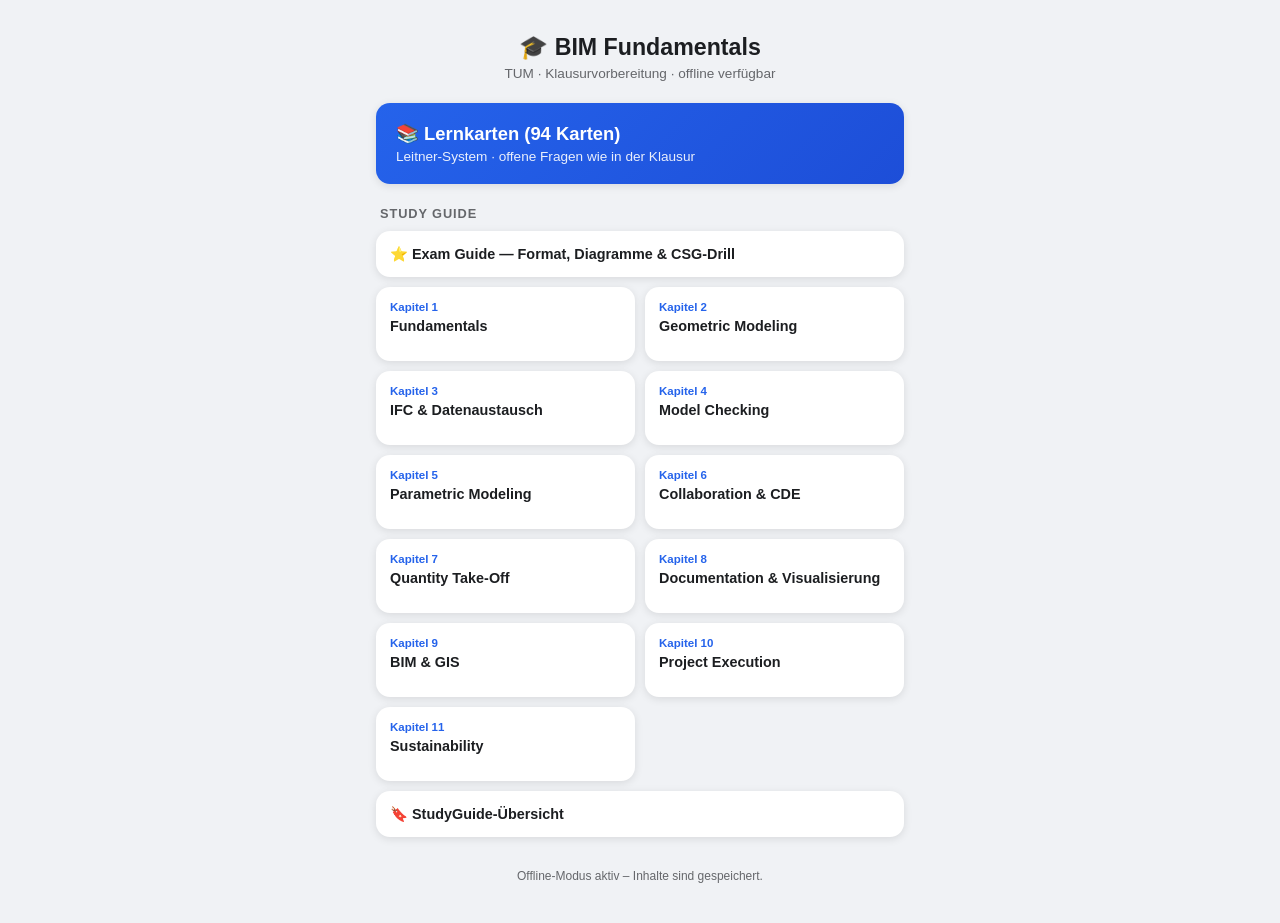
<file: index.html>
<!DOCTYPE html>
<html lang="de">
<head>
<meta charset="UTF-8">
<meta name="viewport" content="width=device-width, initial-scale=1.0, viewport-fit=cover">
<title>BIM Fundamentals — Study App</title>
<link rel="manifest" href="manifest.webmanifest">
<link rel="apple-touch-icon" href="icons/apple-touch-icon.png">
<meta name="apple-mobile-web-app-capable" content="yes">
<meta name="mobile-web-app-capable" content="yes">
<meta name="apple-mobile-web-app-status-bar-style" content="default">
<meta name="apple-mobile-web-app-title" content="BIM Studium">
<meta name="theme-color" content="#2563eb">
<style>
  :root {
    --bg: #f0f2f5; --card: #fff; --text: #1c1e21; --muted: #65676b;
    --accent: #2563eb; --radius: 14px; --shadow: 0 2px 8px rgba(0,0,0,0.10);
  }
  * { box-sizing: border-box; margin: 0; padding: 0; }
  body {
    font-family: -apple-system, BlinkMacSystemFont, "Segoe UI", Roboto, sans-serif;
    background: var(--bg); color: var(--text);
    padding: env(safe-area-inset-top) env(safe-area-inset-right) env(safe-area-inset-bottom) env(safe-area-inset-left);
  }
  .app { max-width: 560px; margin: 0 auto; padding: 16px; }
  header { text-align: center; padding: 18px 0 22px; }
  header h1 { font-size: 1.45rem; }
  header p { color: var(--muted); font-size: 0.85rem; margin-top: 5px; }
  .hero {
    display: block; text-decoration: none; color: #fff;
    background: linear-gradient(135deg, #2563eb, #1d4ed8);
    border-radius: var(--radius); box-shadow: var(--shadow);
    padding: 20px; margin-bottom: 22px;
  }
  .hero .big { font-size: 1.15rem; font-weight: 700; }
  .hero .sub { font-size: 0.85rem; opacity: 0.9; margin-top: 4px; }
  h2 {
    font-size: 0.8rem; text-transform: uppercase; letter-spacing: 0.07em;
    color: var(--muted); margin: 0 0 10px 4px;
  }
  .grid { display: grid; grid-template-columns: 1fr 1fr; gap: 10px; margin-bottom: 24px; }
  .tile {
    background: var(--card); border-radius: var(--radius); box-shadow: var(--shadow);
    padding: 14px; text-decoration: none; color: var(--text);
    display: flex; flex-direction: column; gap: 4px; min-height: 74px;
  }
  .tile:active { opacity: 0.7; }
  .tile .num { font-size: 0.72rem; font-weight: 700; color: var(--accent); }
  .tile .name { font-size: 0.9rem; font-weight: 600; line-height: 1.25; }
  .tile.star .num { color: #d97706; }
  .tile.wide { grid-column: 1 / -1; flex-direction: row; align-items: center; justify-content: space-between; min-height: 0; }
  footer { text-align: center; color: var(--muted); font-size: 0.75rem; padding: 8px 0 24px; }
</style>
</head>
<body>
<div class="app">
  <header>
    <h1>&#127891; BIM Fundamentals</h1>
    <p>TUM &middot; Klausurvorbereitung &middot; offline verf&uuml;gbar</p>
  </header>

  <a class="hero" href="Lernkarten_BIM_Fundamentals.html">
    <div class="big">&#128218; Lernkarten (94 Karten)</div>
    <div class="sub">Leitner-System &middot; offene Fragen wie in der Klausur</div>
  </a>

  <h2>Study Guide</h2>
  <div class="grid">
    <a class="tile wide star" href="StudyGuide/Ch00_ExamGuide.html">
      <span class="name">&#11088; Exam Guide — Format, Diagramme &amp; CSG-Drill</span>
    </a>
    <a class="tile" href="StudyGuide/Ch01_Fundamentals.html"><span class="num">Kapitel 1</span><span class="name">Fundamentals</span></a>
    <a class="tile" href="StudyGuide/Ch02_GeometricModeling.html"><span class="num">Kapitel 2</span><span class="name">Geometric Modeling</span></a>
    <a class="tile" href="StudyGuide/Ch03_IFC.html"><span class="num">Kapitel 3</span><span class="name">IFC &amp; Datenaustausch</span></a>
    <a class="tile" href="StudyGuide/Ch04_ModelChecking.html"><span class="num">Kapitel 4</span><span class="name">Model Checking</span></a>
    <a class="tile" href="StudyGuide/Ch05_ParametricModeling.html"><span class="num">Kapitel 5</span><span class="name">Parametric Modeling</span></a>
    <a class="tile" href="StudyGuide/Ch06_Collaboration.html"><span class="num">Kapitel 6</span><span class="name">Collaboration &amp; CDE</span></a>
    <a class="tile" href="StudyGuide/Ch07_QuantityTakeOff.html"><span class="num">Kapitel 7</span><span class="name">Quantity Take-Off</span></a>
    <a class="tile" href="StudyGuide/Ch08_Documentation.html"><span class="num">Kapitel 8</span><span class="name">Documentation &amp; Visualisierung</span></a>
    <a class="tile" href="StudyGuide/Ch09_GIS.html"><span class="num">Kapitel 9</span><span class="name">BIM &amp; GIS</span></a>
    <a class="tile" href="StudyGuide/Ch10_ProjectExecution.html"><span class="num">Kapitel 10</span><span class="name">Project Execution</span></a>
    <a class="tile" href="StudyGuide/Ch11_Sustainability.html"><span class="num">Kapitel 11</span><span class="name">Sustainability</span></a>
    <a class="tile wide" href="StudyGuide/index.html"><span class="name">&#128278; StudyGuide-&Uuml;bersicht</span></a>
  </div>

  <footer id="swStatus">BIM Fundamentals Study App</footer>
</div>
<script>
if ('serviceWorker' in navigator) {
  navigator.serviceWorker.register('sw.js').then(reg => {
    document.getElementById('swStatus').textContent =
      'Offline-Modus aktiv – Inhalte sind gespeichert.';
  }).catch(() => {});
}
</script>
</body>
</html>
</file>
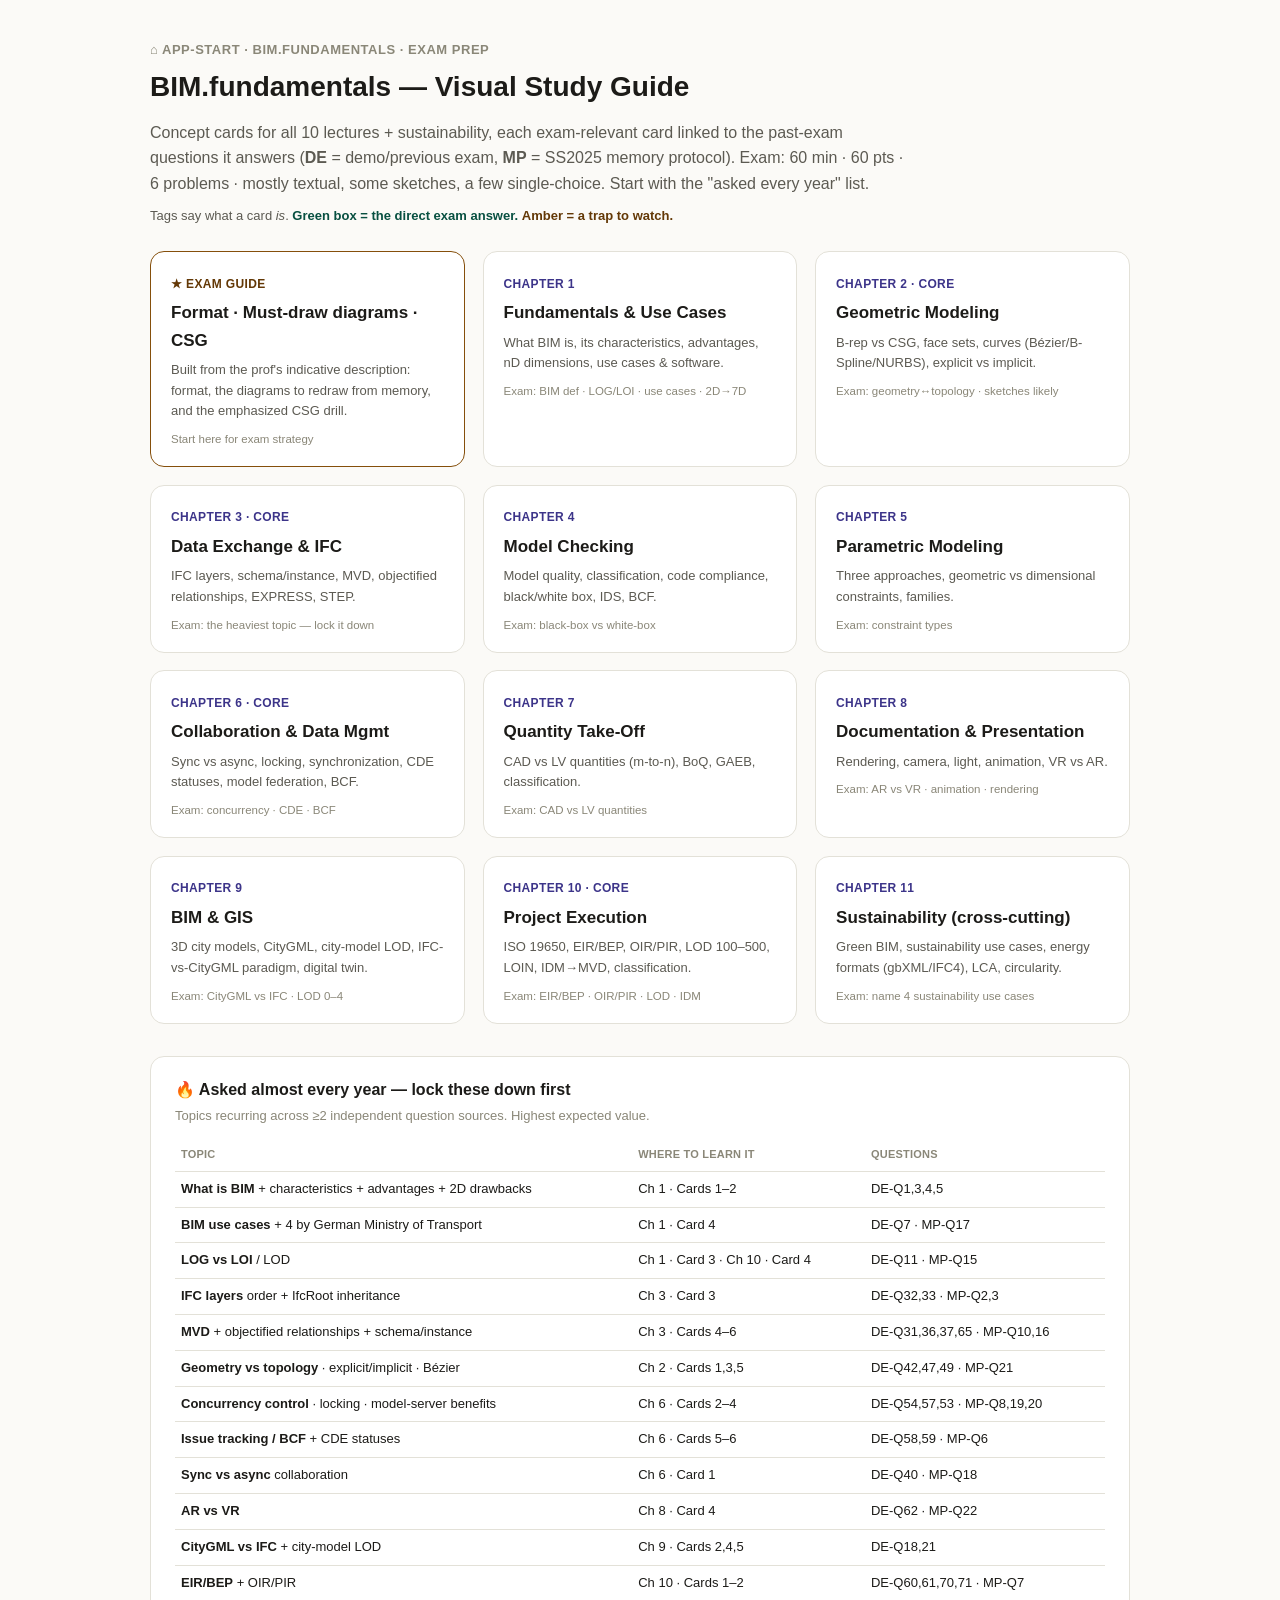
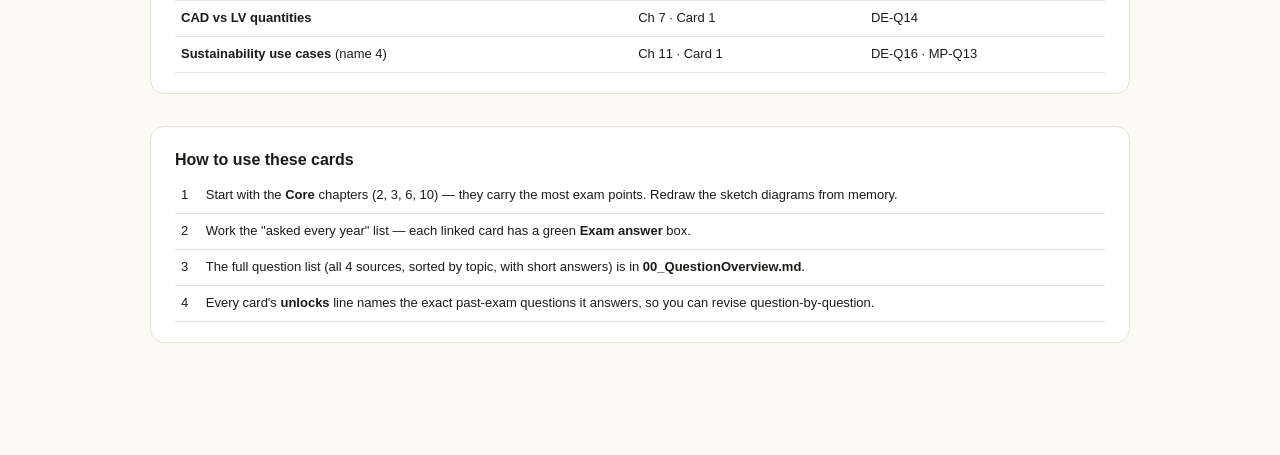
<file: StudyGuide/index.html>
<!DOCTYPE html>
<html lang="en">
<head>
<meta charset="UTF-8">
<meta name="viewport" content="width=device-width, initial-scale=1">
<title>BIM.fundamentals — Study Guide</title>
<link rel="stylesheet" href="styles.css">
</head>
<body>
<div class="wrap">

  <p class="kicker"><a href="../index.html" style="text-decoration:none;color:inherit;">&#8962; App-Start</a> · BIM.fundamentals · Exam prep</p>
  <h1>BIM.fundamentals — Visual Study Guide</h1>
  <p class="lede">Concept cards for all 10 lectures + sustainability, each exam-relevant card linked to the past-exam questions it answers (<b>DE</b> = demo/previous exam, <b>MP</b> = SS2025 memory protocol). Exam: 60 min · 60 pts · 6 problems · mostly textual, some sketches, a few single-choice. Start with the "asked every year" list.</p>
  <p class="lede" style="margin-top:-14px;font-size:13px;">Tags say what a card <i>is</i>. <span style="color:var(--teal-800);font-weight:600;">Green box = the direct exam answer.</span> <span style="color:var(--amber-800);font-weight:600;">Amber = a trap to watch.</span></p>

  <div class="idxgrid">
    <a class="idxcard" href="Ch00_ExamGuide.html" style="border-color:var(--amber-600);border-width:1.5px;"><span class="n" style="color:var(--amber-800);">★ Exam Guide</span><h3>Format · Must-draw diagrams · CSG</h3><p>Built from the prof's indicative description: format, the diagrams to redraw from memory, and the emphasized CSG drill.</p><p class="meta">Start here for exam strategy</p></a>
    <a class="idxcard" href="Ch01_Fundamentals.html"><span class="n">Chapter 1</span><h3>Fundamentals &amp; Use Cases</h3><p>What BIM is, its characteristics, advantages, nD dimensions, use cases &amp; software.</p><p class="meta">Exam: BIM def · LOG/LOI · use cases · 2D→7D</p></a>
    <a class="idxcard" href="Ch02_GeometricModeling.html"><span class="n">Chapter 2 · Core</span><h3>Geometric Modeling</h3><p>B-rep vs CSG, face sets, curves (Bézier/B-Spline/NURBS), explicit vs implicit.</p><p class="meta">Exam: geometry↔topology · sketches likely</p></a>
    <a class="idxcard" href="Ch03_IFC.html"><span class="n">Chapter 3 · Core</span><h3>Data Exchange &amp; IFC</h3><p>IFC layers, schema/instance, MVD, objectified relationships, EXPRESS, STEP.</p><p class="meta">Exam: the heaviest topic — lock it down</p></a>
    <a class="idxcard" href="Ch04_ModelChecking.html"><span class="n">Chapter 4</span><h3>Model Checking</h3><p>Model quality, classification, code compliance, black/white box, IDS, BCF.</p><p class="meta">Exam: black-box vs white-box</p></a>
    <a class="idxcard" href="Ch05_ParametricModeling.html"><span class="n">Chapter 5</span><h3>Parametric Modeling</h3><p>Three approaches, geometric vs dimensional constraints, families.</p><p class="meta">Exam: constraint types</p></a>
    <a class="idxcard" href="Ch06_Collaboration.html"><span class="n">Chapter 6 · Core</span><h3>Collaboration &amp; Data Mgmt</h3><p>Sync vs async, locking, synchronization, CDE statuses, model federation, BCF.</p><p class="meta">Exam: concurrency · CDE · BCF</p></a>
    <a class="idxcard" href="Ch07_QuantityTakeOff.html"><span class="n">Chapter 7</span><h3>Quantity Take-Off</h3><p>CAD vs LV quantities (m-to-n), BoQ, GAEB, classification.</p><p class="meta">Exam: CAD vs LV quantities</p></a>
    <a class="idxcard" href="Ch08_Documentation.html"><span class="n">Chapter 8</span><h3>Documentation &amp; Presentation</h3><p>Rendering, camera, light, animation, VR vs AR.</p><p class="meta">Exam: AR vs VR · animation · rendering</p></a>
    <a class="idxcard" href="Ch09_GIS.html"><span class="n">Chapter 9</span><h3>BIM &amp; GIS</h3><p>3D city models, CityGML, city-model LOD, IFC-vs-CityGML paradigm, digital twin.</p><p class="meta">Exam: CityGML vs IFC · LOD 0–4</p></a>
    <a class="idxcard" href="Ch10_ProjectExecution.html"><span class="n">Chapter 10 · Core</span><h3>Project Execution</h3><p>ISO 19650, EIR/BEP, OIR/PIR, LOD 100–500, LOIN, IDM→MVD, classification.</p><p class="meta">Exam: EIR/BEP · OIR/PIR · LOD · IDM</p></a>
    <a class="idxcard" href="Ch11_Sustainability.html"><span class="n">Chapter 11</span><h3>Sustainability (cross-cutting)</h3><p>Green BIM, sustainability use cases, energy formats (gbXML/IFC4), LCA, circularity.</p><p class="meta">Exam: name 4 sustainability use cases</p></a>
  </div>

  <div class="checklist">
    <h2>🔥 Asked almost every year — lock these down first</h2>
    <p class="sub">Topics recurring across ≥2 independent question sources. Highest expected value.</p>
    <table class="ref">
      <tr><th>Topic</th><th>Where to learn it</th><th>Questions</th></tr>
      <tr><td><b>What is BIM</b> + characteristics + advantages + 2D drawbacks</td><td>Ch 1 · Cards 1–2</td><td>DE-Q1,3,4,5</td></tr>
      <tr><td><b>BIM use cases</b> + 4 by German Ministry of Transport</td><td>Ch 1 · Card 4</td><td>DE-Q7 · MP-Q17</td></tr>
      <tr><td><b>LOG vs LOI</b> / LOD</td><td>Ch 1 · Card 3 · Ch 10 · Card 4</td><td>DE-Q11 · MP-Q15</td></tr>
      <tr><td><b>IFC layers</b> order + IfcRoot inheritance</td><td>Ch 3 · Card 3</td><td>DE-Q32,33 · MP-Q2,3</td></tr>
      <tr><td><b>MVD</b> + objectified relationships + schema/instance</td><td>Ch 3 · Cards 4–6</td><td>DE-Q31,36,37,65 · MP-Q10,16</td></tr>
      <tr><td><b>Geometry vs topology</b> · explicit/implicit · Bézier</td><td>Ch 2 · Cards 1,3,5</td><td>DE-Q42,47,49 · MP-Q21</td></tr>
      <tr><td><b>Concurrency control</b> · locking · model-server benefits</td><td>Ch 6 · Cards 2–4</td><td>DE-Q54,57,53 · MP-Q8,19,20</td></tr>
      <tr><td><b>Issue tracking / BCF</b> + CDE statuses</td><td>Ch 6 · Cards 5–6</td><td>DE-Q58,59 · MP-Q6</td></tr>
      <tr><td><b>Sync vs async</b> collaboration</td><td>Ch 6 · Card 1</td><td>DE-Q40 · MP-Q18</td></tr>
      <tr><td><b>AR vs VR</b></td><td>Ch 8 · Card 4</td><td>DE-Q62 · MP-Q22</td></tr>
      <tr><td><b>CityGML vs IFC</b> + city-model LOD</td><td>Ch 9 · Cards 2,4,5</td><td>DE-Q18,21</td></tr>
      <tr><td><b>EIR/BEP</b> + OIR/PIR</td><td>Ch 10 · Cards 1–2</td><td>DE-Q60,61,70,71 · MP-Q7</td></tr>
      <tr><td><b>CAD vs LV quantities</b></td><td>Ch 7 · Card 1</td><td>DE-Q14</td></tr>
      <tr><td><b>Sustainability use cases</b> (name 4)</td><td>Ch 11 · Card 1</td><td>DE-Q16 · MP-Q13</td></tr>
    </table>
  </div>

  <div class="checklist">
    <h2>How to use these cards</h2>
    <table class="ref">
      <tr><td>1</td><td>Start with the <b>Core</b> chapters (2, 3, 6, 10) — they carry the most exam points. Redraw the sketch diagrams from memory.</td></tr>
      <tr><td>2</td><td>Work the "asked every year" list — each linked card has a green <b>Exam answer</b> box.</td></tr>
      <tr><td>3</td><td>The full question list (all 4 sources, sorted by topic, with short answers) is in <b>00_QuestionOverview.md</b>.</td></tr>
      <tr><td>4</td><td>Every card's <b>unlocks</b> line names the exact past-exam questions it answers, so you can revise question-by-question.</td></tr>
    </table>
  </div>

</div>
</body>
</html>
</file>
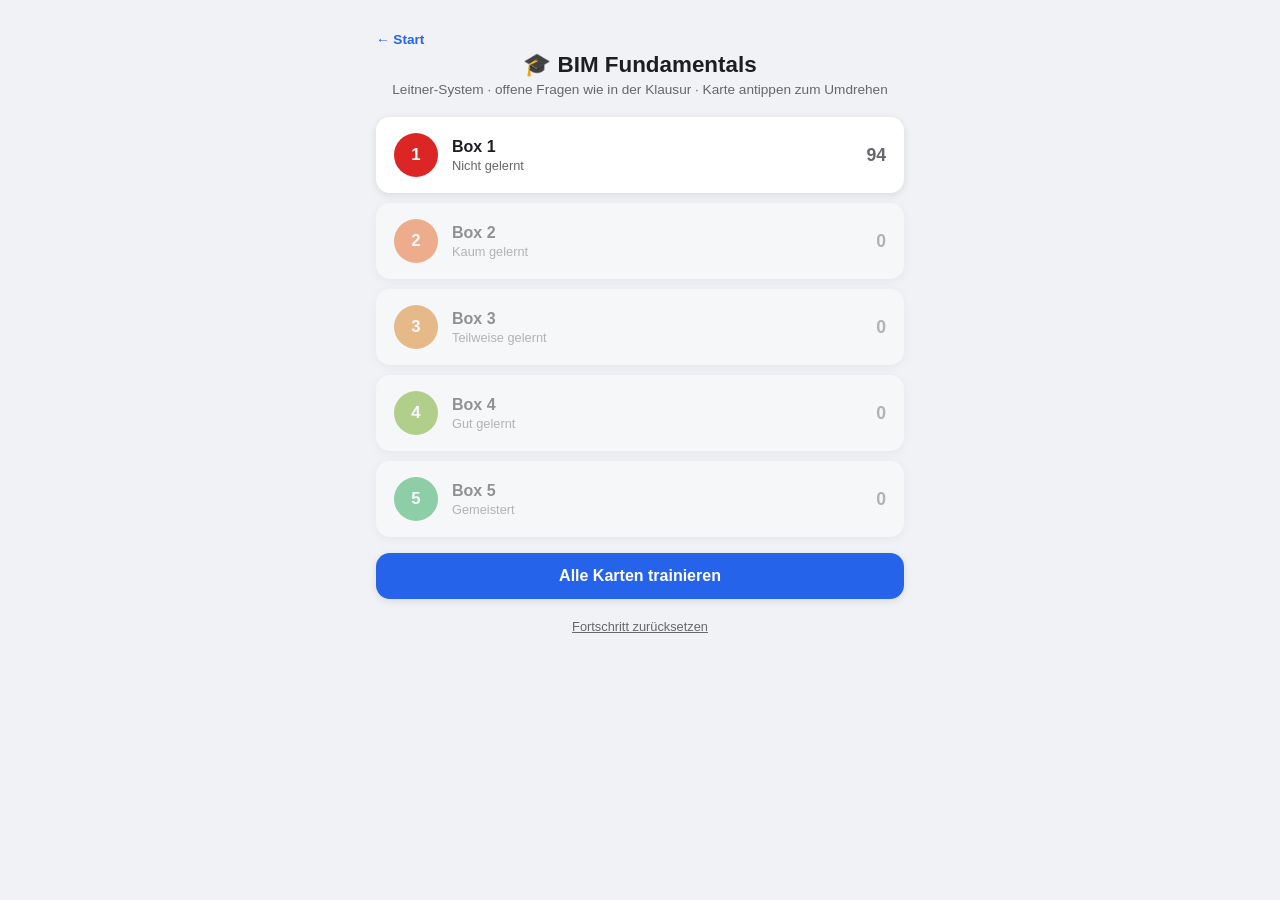
<file: Lernkarten_BIM_Fundamentals.html>
<!DOCTYPE html>
<html lang="de">
<head>
<meta charset="UTF-8">
<meta name="viewport" content="width=device-width, initial-scale=1.0">
<title>BIM Fundamentals</title>
<style>
  :root {
    --bg: #f0f2f5;
    --card-bg: #ffffff;
    --text: #1c1e21;
    --muted: #65676b;
    --accent: #2563eb;
    --green: #16a34a;
    --red: #dc2626;
    --amber: #d97706;
    --radius: 14px;
    --shadow: 0 2px 8px rgba(0,0,0,0.10);
  }
  * { box-sizing: border-box; margin: 0; padding: 0; }
  body {
    font-family: -apple-system, BlinkMacSystemFont, "Segoe UI", Roboto, sans-serif;
    background: var(--bg);
    color: var(--text);
    min-height: 100vh;
  }
  .app { max-width: 560px; margin: 0 auto; padding: 16px; }
  header { text-align: center; padding: 12px 0 20px; }
  header h1 { font-size: 1.4rem; }
  header p { color: var(--muted); font-size: 0.85rem; margin-top: 4px; }

  /* ---------- Box overview ---------- */
  .boxes { display: flex; flex-direction: column; gap: 10px; }
  .box {
    background: var(--card-bg);
    border-radius: var(--radius);
    box-shadow: var(--shadow);
    padding: 14px 16px;
    display: flex;
    align-items: center;
    gap: 14px;
    cursor: pointer;
    border: 2px solid transparent;
    transition: border-color 0.15s;
    width: 100%;
    text-align: left;
    font: inherit;
    color: inherit;
  }
  .box:active { border-color: var(--accent); }
  .box[disabled] { opacity: 0.45; cursor: default; }
  .box-badge {
    width: 44px; height: 44px; flex-shrink: 0;
    border-radius: 50%;
    display: flex; align-items: center; justify-content: center;
    font-weight: 700; color: #fff; font-size: 1.05rem;
  }
  .box-info { flex: 1; }
  .box-info .name { font-weight: 600; }
  .box-info .desc { color: var(--muted); font-size: 0.8rem; margin-top: 2px; }
  .box-count { font-weight: 700; font-size: 1.1rem; color: var(--muted); }

  .train-all {
    margin-top: 16px;
    width: 100%;
    padding: 14px;
    border: none;
    border-radius: var(--radius);
    background: var(--accent);
    color: #fff;
    font-size: 1rem;
    font-weight: 600;
    cursor: pointer;
    box-shadow: var(--shadow);
  }
  .train-all:active { opacity: 0.85; }
  .train-all[disabled] { background: #9db4dd; cursor: default; }

  .reset {
    margin-top: 10px;
    width: 100%;
    padding: 10px;
    border: none;
    border-radius: var(--radius);
    background: transparent;
    color: var(--muted);
    font-size: 0.8rem;
    cursor: pointer;
    text-decoration: underline;
  }

  /* ---------- Training ---------- */
  .training { display: none; }
  .training.active { display: block; }
  .overview.hidden { display: none; }

  .progressbar {
    display: flex; justify-content: space-between; align-items: center;
    margin-bottom: 12px; font-size: 0.85rem; color: var(--muted);
  }
  .back-btn {
    border: none; background: none; color: var(--accent);
    font-size: 0.9rem; cursor: pointer; padding: 6px 0; font-weight: 600;
  }

  .flip-scene { perspective: 1200px; }
  .flip-card {
    display: grid;
    width: 100%;
    min-height: 260px;
    transform-style: preserve-3d;
    transition: transform 0.5s;
    cursor: pointer;
  }
  .flip-card.flipped { transform: rotateY(180deg); }
  .face {
    grid-area: 1 / 1;
    backface-visibility: hidden;
    -webkit-backface-visibility: hidden;
    background: var(--card-bg);
    border-radius: var(--radius);
    box-shadow: var(--shadow);
    padding: 20px;
    display: flex;
    flex-direction: column;
  }
  .face.back { transform: rotateY(180deg); }
  .face-label {
    font-size: 0.7rem; font-weight: 700; letter-spacing: 0.08em;
    text-transform: uppercase; color: var(--muted); margin-bottom: 10px;
  }
  .q-text { font-size: 0.95rem; line-height: 1.45; margin-bottom: 12px; }
  .q-text ul, .q-text ol { margin: 6px 0 0 18px; }
  .options { list-style: none; display: flex; flex-direction: column; gap: 8px; }
  .options li {
    background: var(--bg);
    border-radius: 8px;
    padding: 9px 12px;
    font-size: 0.88rem;
    line-height: 1.35;
  }
  .options li.correct {
    background: #dcfce7;
    border: 1.5px solid var(--green);
    font-weight: 400;
  }
  .options li.correct b { font-weight: 700; }
  .options li.correct ul, .options li.correct ol { margin: 6px 0 6px 18px; }
  .options li.correct table {
    border-collapse: collapse; margin: 8px 0; width: 100%; font-size: 0.82rem;
  }
  .options li.correct th, .options li.correct td {
    border: 1px solid #b8e0c5; padding: 4px 6px; text-align: left; vertical-align: top;
  }
  .options li.correct th { background: #c9f0d6; }
  .qfig { margin-top: 10px; }
  .qfig svg { width: 100%; height: auto; background: #fff; border: 1px solid #e4e6eb; border-radius: 8px; }
  .options li.correct .qfig svg { border-color: #b8e0c5; }
  .tap-hint {
    margin-top: auto; padding-top: 14px;
    text-align: center; color: var(--muted); font-size: 0.8rem;
  }
  .explanation {
    margin-top: 12px; font-size: 0.85rem; color: var(--muted);
    line-height: 1.4; border-top: 1px solid var(--bg); padding-top: 10px;
  }
  .verify-note {
    margin-top: 8px; font-size: 0.75rem; color: var(--amber); font-style: italic;
  }

  .judge {
    display: none;
    gap: 10px;
    margin-top: 14px;
  }
  .judge.visible { display: flex; }
  .judge button {
    flex: 1; padding: 14px; border: none; border-radius: var(--radius);
    font-size: 0.95rem; font-weight: 600; color: #fff; cursor: pointer;
    box-shadow: var(--shadow);
  }
  .judge .no { background: var(--red); }
  .judge .yes { background: var(--green); }
  .judge button:active { opacity: 0.85; }

  .card-meta {
    text-align: center; margin-top: 12px;
    font-size: 0.78rem; color: var(--muted);
  }

  /* ---------- Done screen ---------- */
  .done {
    display: none;
    background: var(--card-bg); border-radius: var(--radius);
    box-shadow: var(--shadow); padding: 32px 20px; text-align: center;
  }
  .done.visible { display: block; }
  .done h2 { margin-bottom: 8px; }
  .done p { color: var(--muted); margin-bottom: 18px; }
  .done button {
    padding: 12px 24px; border: none; border-radius: var(--radius);
    background: var(--accent); color: #fff; font-weight: 600; cursor: pointer;
  }
</style>
</head>
<body>
<div class="app">

  <!-- ================= OVERVIEW ================= -->
  <div id="overview" class="overview">
    <header><p style="text-align:left;margin-bottom:4px;"><a href="index.html" style="color:#2563eb;text-decoration:none;font-weight:600;font-size:0.85rem;">&larr; Start</a></p>
      <h1>&#127891; BIM Fundamentals</h1>
      <p>Leitner-System &middot; offene Fragen wie in der Klausur &middot; Karte antippen zum Umdrehen</p>
    </header>
    <div class="boxes" id="boxList"></div>
    <button class="train-all" id="trainAllBtn">Alle Karten trainieren</button>
    <button class="reset" id="resetBtn">Fortschritt zur&uuml;cksetzen</button>
  </div>

  <!-- ================= TRAINING ================= -->
  <div id="training" class="training">
    <div class="progressbar">
      <button class="back-btn" id="backBtn">&larr; &Uuml;bersicht</button>
      <span id="progressText"></span>
    </div>

    <div class="flip-scene">
      <div class="flip-card" id="flipCard">
        <div class="face front">
          <div class="face-label" id="labelFront">Frage</div>
          <div class="q-text" id="qFront"></div>
          <ul class="options" id="optsFront"></ul>
          <div class="tap-hint">&#128070; Tippen f&uuml;r die L&ouml;sung</div>
        </div>
        <div class="face back">
          <div class="face-label" id="labelBack">L&ouml;sung</div>
          <div class="q-text" id="qBack"></div>
          <ul class="options" id="optsBack"></ul>
          <div class="explanation" id="explanation"></div>
          <div class="verify-note" id="verifyNote"></div>
        </div>
      </div>
    </div>

    <div class="judge" id="judgeBtns">
      <button class="no" id="btnNo">&#10060; Nicht gewusst</button>
      <button class="yes" id="btnYes">&#9989; Gewusst</button>
    </div>
    <div class="card-meta" id="cardMeta"></div>

    <div class="done" id="doneScreen">
      <h2>&#127881; Fertig!</h2>
      <p id="doneStats"></p>
      <button id="doneBackBtn">Zur &Uuml;bersicht</button>
    </div>
  </div>

</div>

<script>
/* =====================================================================
   KARTEN-DATEN (offene Fragen, wie in der Klausur — keine Multiple Choice)
   Felder je Karte:
   - id:        eindeutige Nummer (nicht wiederverwenden!)
   - topic:     Kapitel/Thema (wird als Label angezeigt)
   - question:  Fragetext (HTML erlaubt)
   - qSvg:      optionale Abbildung zur Frage (SVG-String)
   - answer:    Loesungstext (HTML erlaubt)
   - aSvg:      optionale Abbildung zur Loesung (SVG-String)
   - explanation: optionaler Pruefungstipp / Merkhilfe
   ===================================================================== */
const CARDS = [
/* ---------- Kapitel 0/1: Grundlagen ---------- */
{
  id: 1, topic: "Grundlagen",
  question: "What is BIM? (Definition)",
  answer: "A BIM is a <b>digital representation of physical and functional characteristics</b> of a facility. It serves as a <b>shared knowledge resource</b> and a <b>reliable basis for decisions</b> during the facility's whole <b>lifecycle</b>. <i>(NBIMS definition)</i>",
  explanation: "Merke die 3 Bausteine: digital repr. + shared knowledge + lifecycle."
},
{
  id: 2, topic: "Grundlagen",
  question: "What are the most important characteristics of a BIM model?",
  answer: "<ul><li><b>Three-dimensional geometry</b></li><li><b>Semantics</b>: model consists of construction objects (walls, doors, slabs, columns) &rarr; enables drawings, QTO, simulations</li><li><b>Additional linked information</b>: material properties, relationships (e.g. element&harr;space)</li></ul>",
  explanation: "3 Stichworte reichen: Geometrie + Semantik + Zusatzinformationen."
},
{
  id: 3, topic: "Grundlagen",
  question: "What are the advantages of BIM (the BIM method)? Name four.",
  answer: "<ul><li><b>Reduction of planning errors</b> (transparency, coordination of disciplines, Single Source of Truth, clash detection)</li><li><b>Reduction of errors in tendering</b> (model-based quantity take-off)</li><li><b>Increased transparency in project execution</b> (model-based progress monitoring)</li><li><b>Improved communication with the public</b></li></ul>Also: lifecycle management, faster delivery, budget reliability, direct use for simulations.",
  explanation: "Die ersten 4 sind die 'offiziellen' Vorlesungs-Antworten — gleiche Liste wie bei den Model-Server-Vorteilen!"
},
{
  id: 4, topic: "Grundlagen",
  question: "What are the drawbacks of conventional 2D drawings?",
  answer: "<ul><li>Line drawings are <b>not machine-interpretable</b> (no semantics)</li><li>Information flow based on drawings is <b>error-prone</b></li><li><b>Design changes</b> must be tracked manually across all plans &rarr; inconsistencies, often discovered only on site</li><li><b>No direct downstream use</b> (simulation, analysis, FM) &rarr; manual re-entry = extra effort, cost, errors</li></ul>"
},
{
  id: 5, topic: "Grundlagen",
  question: "Which software products are used in a BIM project? Name categories and examples.",
  answer: "A BIM project needs a <b>software landscape</b>:<ul><li><b>Authoring tools</b>: Revit, ArchiCAD, Allplan, Tekla Structures, Vectorworks</li><li><b>Model viewers</b>: Solibri Anywhere, Trimble Connect</li><li><b>Model checkers</b>: Solibri, Navisworks</li><li><b>CDE</b> (Common Data Environment): Autodesk Forma/Construction Cloud, thinkproject</li><li>+ use-case dependent tools (rendering, AVA/tendering, FM)</li></ul>",
  explanation: "Kategorien = Core (Authoring, Viewer, Checker, CDE) + Use-Case-abh&auml;ngige Tools."
},
{
  id: 6, topic: "Grundlagen",
  question: "BIM use cases: Provide a definition of the term. Name 4 different BIM use cases defined by the German Ministry of Transport (BMVI).",
  answer: "<b>Definition:</b> BIM use cases define <b>for which purpose BIM is used</b> and thus <b>determine the content of the model</b> (required LOG, LOI, software, exchange scenarios). Defined by the <b>client at project start</b>; can be combined for synergies.<br><br><b>4 BMVI use cases (any 4 of 20):</b><ul><li>Visualization</li><li>Coordination of disciplines (clash detection)</li><li>Quantity & cost estimation</li><li>Progress monitoring</li></ul>(also: derivation of drawings, tendering/BoQ, scheduling, billing, as-built documentation &hellip;)"
},
{
  id: 7, topic: "Grundlagen",
  question: "What is a geometry kernel? Name two examples.",
  answer: "A <b>software component</b> that provides elementary <b>data structures and operations</b> for representing and processing <b>3D geometry</b> in CAD/BIM software.<br><br><b>Examples:</b> <b>ACIS</b> (Spatial) and <b>Parasolid</b> (Siemens)."
},
{
  id: 8, topic: "Grundlagen",
  question: "What is meant by 2D, 3D, 4D, 5D, 6D and 7D models?",
  answer: "<ul><li><b>2D</b> = drawings (CAD)</li><li><b>3D</b> = three-dimensional geometry</li><li><b>4D</b> = 3D + <b>time</b> (schedule)</li><li><b>5D</b> = 4D + <b>cost</b></li><li><b>6D</b> = 5D + <b>energy / sustainability</b></li><li><b>7D</b> = 6D + <b>facility management</b> (operation)</li></ul>",
  explanation: "Merkreihenfolge: Zeit &rarr; Kosten &rarr; Energie &rarr; Betrieb."
},
{
  id: 9, topic: "Grundlagen",
  question: "Explain the terms little BIM, BIG BIM, closed BIM and open BIM.",
  answer: "<ul><li><b>little BIM</b>: BIM used as an island solution by <b>one discipline/planner</b> only</li><li><b>BIG BIM</b>: consistent model-based collaboration <b>across disciplines and the whole lifecycle</b></li><li><b>closed BIM</b>: tool chain of <b>one software vendor</b> (proprietary formats)</li><li><b>open BIM</b>: <b>vendor-neutral</b> data exchange via open standards (<b>IFC</b>)</li></ul>",
  aSvg: "<svg viewBox='0 0 340 190' xmlns='http://www.w3.org/2000/svg'><text x='95' y='16' font-size='11' text-anchor='middle' fill='#65676b'>closed BIM</text><text x='245' y='16' font-size='11' text-anchor='middle' fill='#65676b'>open BIM</text><text x='16' y='60' font-size='11' fill='#65676b' transform='rotate(-90 16 60)' text-anchor='end'>little</text><text x='16' y='145' font-size='11' fill='#65676b' transform='rotate(-90 16 145)' text-anchor='end'>BIG</text><rect x='28' y='24' width='140' height='72' rx='8' fill='#fee2e2'/><rect x='176' y='24' width='140' height='72' rx='8' fill='#fef3c7'/><rect x='28' y='104' width='140' height='72' rx='8' fill='#dbeafe'/><rect x='176' y='104' width='140' height='72' rx='8' fill='#dcfce7'/><text x='98' y='55' font-size='10' text-anchor='middle'>1 Disziplin,</text><text x='98' y='69' font-size='10' text-anchor='middle'>1 Hersteller</text><text x='246' y='55' font-size='10' text-anchor='middle'>1 Disziplin,</text><text x='246' y='69' font-size='10' text-anchor='middle'>offene Formate (IFC)</text><text x='98' y='135' font-size='10' text-anchor='middle'>alle Disziplinen,</text><text x='98' y='149' font-size='10' text-anchor='middle'>1 Hersteller-Kette</text><text x='246' y='135' font-size='10' text-anchor='middle'>alle Disziplinen,</text><text x='246' y='149' font-size='10' text-anchor='middle'>IFC = Ziel: BIG open BIM</text></svg>",
  explanation: "BIM-Book S.12 — Diagramm auch zeichnen k&ouml;nnen (2&times;2-Matrix: little/BIG &times; closed/open)."
},
{
  id: 10, topic: "Grundlagen",
  question: "Explain the difference between LOG and LOI.",
  answer: "<ul><li><b>LOG — Level of Geometry</b>: defines which <b>geometric maturity/detail</b> objects must have in the different project phases</li><li><b>LOI — Level of Information</b>: defines which <b>semantic information (properties/attributes)</b> the object types must possess</li></ul><b>LOD = LOG + LOI</b> (Level of Development = maturity of the model).",
  explanation: "LOG = Geometrie, LOI = Information/Attribute — beides zusammen ergibt LOD."
},
{
  id: 11, topic: "Grundlagen",
  question: "What is LOD (Level of Development) in building models? List the BIMforum levels briefly.",
  answer: "LOD describes the <b>maturity of model elements</b> (geometry + information) — analogous to drawing scales; basis for EIR/BEP. Defined by <b>US BIMforum</b>:<ul><li><b>LOD 100</b> — symbol / generic representation</li><li><b>LOD 200</b> — generic object, <b>approximate</b> size/shape/location</li><li><b>LOD 300</b> — <b>specific</b> object, defined size/shape/location</li><li><b>LOD 350</b> — + <b>interfaces/connections</b> with other systems</li><li><b>LOD 400</b> — + fabrication, assembly, installation detail</li><li><b>LOD 500</b> — <b>field-verified as-built</b></li></ul>",
  explanation: "Nicht mit CityGML-LOD 0&ndash;4 verwechseln! Ein Modell hat immer Elemente in verschiedenen LODs (&rarr; Model Maturity Matrix)."
},
{
  id: 12, topic: "Grundlagen",
  question: "What is the difference between LOIN and LOD? What are the three components of LOIN according to ISO?",
  answer: "<b>LOIN — Level of Information Need</b> (ISO 7817) is the modern umbrella concept replacing the LOD framing: it specifies the information need <b>per use case and exchange point</b>.<br><br><b>3 components:</b><ul><li><b>LOG</b> — geometric information</li><li><b>LOI</b> — alphanumeric information</li><li><b>Documentation</b></li></ul>"
},
{
  id: 13, topic: "Grundlagen",
  question: "Define the term digital twin.",
  answer: "A digital twin is a <b>digital representation of a physical or immaterial object or process from the real world</b> in the digital world. The counterpart may already exist or only exist in the future; the twin is <b>linked to it and continuously updated</b> with data from multiple sources."
},
{
  id: 14, topic: "Grundlagen",
  question: "Name two classification systems. What is a classification system used for?",
  answer: "<b>OmniClass</b> (US/Canada) and <b>Uniclass</b> (UK). Also: DIN 276 (cost groups), StLB-Bau.<br><br>A classification system is a <b>standardized hierarchical taxonomy</b>: each object gets a <b>numeric identification code</b> &rarr; unambiguous denomination of components across projects; used for <b>QTO, model checking, filtering</b>; often a minimum requirement of every LOI."
},
{
  id: 15, topic: "Grundlagen",
  question: "Draw the chart: <b>planning effort over time</b> for the conventional vs. the BIM-based planning process, including the curves 'impact on design and costs' and 'cost of changes'. Explain the message.",
  answer: "<b>Message (MacLeamy curve):</b> BIM shifts the planning effort into <b>early phases</b>, where the <b>ability to impact design/cost is high</b> and the <b>cost of changes is low</b>. Conventionally the effort peaks in late detailed design/construction, where changes are expensive and influence is limited &rarr; BIM saves cost and time.",
  aSvg: "<svg viewBox='0 0 360 210' xmlns='http://www.w3.org/2000/svg'><line x1='35' y1='170' x2='340' y2='170' stroke='#1c1e21' stroke-width='1.5'/><line x1='35' y1='170' x2='35' y2='15' stroke='#1c1e21' stroke-width='1.5'/><text x='340' y='185' font-size='10' text-anchor='end' fill='#65676b'>Zeit (Projektphasen)</text><text x='14' y='90' font-size='10' fill='#65676b' transform='rotate(-90 14 90)' text-anchor='middle'>Aufwand / Wirkung</text><path d='M 40 165 C 90 40, 140 40, 200 160 L 330 165' fill='none' stroke='#2563eb' stroke-width='2.5'/><text x='95' y='35' font-size='10' fill='#2563eb'>BIM-Prozess (Aufwand fr&uuml;h)</text><path d='M 40 165 C 130 150, 190 60, 240 55 C 280 52, 310 120, 330 160' fill='none' stroke='#dc2626' stroke-width='2.5'/><text x='215' y='45' font-size='10' fill='#dc2626'>konventionell (Aufwand sp&auml;t)</text><path d='M 40 30 C 120 40, 220 120, 330 160' fill='none' stroke='#16a34a' stroke-width='2' stroke-dasharray='5 3'/><text x='42' y='24' font-size='9' fill='#16a34a'>Einfluss auf Design/Kosten &#8600;</text><path d='M 40 160 C 140 150, 250 90, 330 25' fill='none' stroke='#d97706' stroke-width='2' stroke-dasharray='5 3'/><text x='215' y='20' font-size='9' fill='#d97706'>&#8599; Kosten von &Auml;nderungen</text></svg>",
  explanation: "Klassische Zeichenaufgabe (Prof: 'redraw from memory'): 2 Glockenkurven + 2 gegenl&auml;ufige Linien."
},
{
  id: 16, topic: "Grundlagen",
  question: "Name advantages of 3D (BIM) modeling compared to conventional 2D-drawing-based design.",
  answer: "<ul><li><b>Consistency</b>: all drawings derived from one 3D model &rarr; no contradictions between plan/section</li><li><b>Design coordination</b>: 3D clash detection</li><li><b>Quantity take-off</b>: precise volumes/areas &rarr; BoQ, cost calculation</li><li><b>Simulation basis</b>: geometry for energy/structural analysis</li><li><b>Rendering</b>: photorealistic presentation/communication</li></ul>"
},
/* ---------- Kapitel 2: Geometrische Modellierung ---------- */
{
  id: 17, topic: "Geometrie",
  question: "Put the following layers that structure a commercial CAD system in a meaningful order — the <b>most general element at the bottom</b>:<ul><li>Domain-specific CAD/BIM system</li><li>Low-level graphics routines</li><li>General-purpose CAD system</li><li>Geometry kernel</li><li>Hardware</li></ul>",
  answer: "From top (most specific) to bottom (most general):",
  aSvg: "<svg viewBox='0 0 340 180' xmlns='http://www.w3.org/2000/svg'><rect x='40' y='10' width='260' height='28' rx='6' fill='#2563eb'/><text x='170' y='28' font-size='11' fill='#fff' text-anchor='middle'>Domain-specific CAD/BIM system (Revit)</text><rect x='40' y='42' width='260' height='28' rx='6' fill='#3b82f6'/><text x='170' y='60' font-size='11' fill='#fff' text-anchor='middle'>General-purpose CAD system</text><rect x='40' y='74' width='260' height='28' rx='6' fill='#60a5fa'/><text x='170' y='92' font-size='11' fill='#fff' text-anchor='middle'>Geometry kernel (ACIS, Parasolid)</text><rect x='40' y='106' width='260' height='28' rx='6' fill='#93c5fd'/><text x='170' y='124' font-size='11' fill='#1c1e21' text-anchor='middle'>Low-level graphics routines</text><rect x='40' y='138' width='260' height='28' rx='6' fill='#cbd5e1'/><text x='170' y='156' font-size='11' fill='#1c1e21' text-anchor='middle'>Hardware</text></svg>",
  explanation: "Zeichenaufgabe! Hardware ganz unten, dar&uuml;ber immer spezifischer."
},
{
  id: 18, topic: "Geometrie",
  question: "What is the difference between geometry and topology?",
  answer: "<ul><li><b>Geometry</b> = concrete shape information: location/coordinates of vertices, curvature, inclination, formulas of curved surfaces and edges</li><li><b>Topology</b> = the <b>relationships/interconnections</b> between vertices, edges and faces (independent of exact position)</li></ul>",
  explanation: "Geometrie = WO/WIE geformt; Topologie = WAS h&auml;ngt WOMIT zusammen."
},
{
  id: 19, topic: "Geometrie",
  question: "Explain the general difference between the <b>explicit</b> and the <b>implicit</b> approach in solid modeling. Naming four advantages or disadvantages of one method is sufficient.",
  answer: "<b>Explicit approach = Boundary Representation (B-rep)</b>: describes a solid by its <b>boundary</b> (faces, edges, vertices).<br><b>Implicit approach = procedural representation (e.g. CSG)</b>: describes a solid by its <b>construction history</b> (operations).<br><table><tr><th></th><th>Implicit (CSG)</th><th>Explicit (B-rep)</th></tr><tr><td>Traceability</td><td>operations traceable</td><td>generation unknown</td></tr><tr><td>Modification</td><td>easy (edit history)</td><td>hard</td></tr><tr><td>File size</td><td>small</td><td>large</td></tr><tr><td>Interpretation</td><td>receiver must re-evaluate</td><td>directly interpretable</td></tr></table>"
},
{
  id: 20, topic: "Geometrie",
  question: "Describe the Boundary Representation (B-rep): what is its hierarchical structure, and what is a vef graph?",
  answer: "B-rep describes a solid by its boundary:<br><b>Solid &rarr; bounded by Faces &rarr; bounded by Edges &rarr; bounded by Vertices.</b><br>It combines <b>topology</b> (interconnections) + <b>geometry</b> (vertex coordinates, surface formulas).<br><br>A <b>vertex-edge-face (vef) graph</b> describes the <b>topology</b> of a solid: which faces are bounded by which edges, and which edges by which vertices."
},
{
  id: 21, topic: "Geometrie",
  question: "Draw/complete the <b>vef graph for a tetrahedron</b>: connect vertices&harr;edges and edges&harr;faces. (A tetrahedron has 4 triangular faces.)",
  answer: "A tetrahedron has <b>4 vertices, 6 edges, 4 faces</b>.<br>Rules: each <b>edge</b> is bounded by exactly <b>2 vertices</b>; each (triangular) <b>face</b> is bounded by exactly <b>3 edges</b>; each edge belongs to exactly <b>2 faces</b>.<br>With vertices A,B,C,D: edges = AB, AC, AD, BC, BD, CD; faces = ABC, ABD, ACD, BCD.",
  aSvg: "<svg viewBox='0 0 360 200' xmlns='http://www.w3.org/2000/svg'><polygon points='60,160 160,160 110,40' fill='none' stroke='#1c1e21' stroke-width='1.5'/><line x1='60' y1='160' x2='113' y2='120' stroke='#65676b' stroke-width='1.2' stroke-dasharray='4 3'/><line x1='160' y1='160' x2='113' y2='120' stroke='#65676b' stroke-width='1.2'/><line x1='110' y1='40' x2='113' y2='120' stroke='#65676b' stroke-width='1.2'/><text x='52' y='174' font-size='11'>B</text><text x='164' y='174' font-size='11'>C</text><text x='106' y='32' font-size='11'>A</text><text x='118' y='118' font-size='11'>D</text><text x='250' y='30' font-size='11' font-weight='bold'>4 Vertices</text><text x='250' y='48' font-size='10' fill='#65676b'>A, B, C, D</text><text x='250' y='78' font-size='11' font-weight='bold'>6 Edges</text><text x='250' y='96' font-size='10' fill='#65676b'>AB AC AD BC BD CD</text><text x='250' y='114' font-size='9' fill='#65676b'>(je 2 Vertices)</text><text x='250' y='144' font-size='11' font-weight='bold'>4 Faces</text><text x='250' y='162' font-size='10' fill='#65676b'>ABC ABD ACD BCD</text><text x='250' y='180' font-size='9' fill='#65676b'>(je 3 Edges)</text></svg>",
  explanation: "Zeichenaufgabe aus dem Ged&auml;chtnisprotokoll SS2025."
},
{
  id: 22, topic: "Geometrie",
  question: "What are the problems with the triangulated surface approach (Triangulated Face Set)?",
  answer: "<ul><li>Only suitable for <b>planar faces</b> — curved surfaces need <b>many triangles</b> (approximation)</li><li><b>Vertices are stored multiple times</b> &rarr; redundancy</li><li><b>Neighbourhood relationships are not stored</b> &rarr; gaps and overlaps are hard to detect</li></ul>",
  explanation: "Formate: STL, OBJ, PLY, X3D &mdash; einfach, aber 'dumm'."
},
{
  id: 23, topic: "Geometrie",
  question: "Are Indexed Face Sets or Triangulated Face Sets more memory-efficient? Why?",
  answer: "<b>Indexed Face Sets</b> are more memory-efficient: vertex coordinates are stored <b>only once</b> and each vertex gets an <b>index (ID)</b>; faces only reference these indices.<br>In a Triangulated Face Set, shared vertices are stored <b>repeatedly</b> for every triangle &rarr; redundancy."
},
{
  id: 24, topic: "Geometrie",
  question: "Name operations (at least two) to create 3D geometry from 2D shapes.",
  answer: "<ul><li><b>Extrusion</b> — translate a 2D profile along a straight direction</li><li><b>Rotation (revolve)</b> — rotate a profile around an axis</li><li><b>Sweeping</b> — move a profile along an arbitrary path</li><li><b>Lofting</b> — interpolate between several cross-sections</li></ul>",
  aSvg: "<svg viewBox='0 0 340 130' xmlns='http://www.w3.org/2000/svg'><rect x='25' y='75' width='50' height='30' fill='#93c5fd' stroke='#2563eb'/><polygon points='25,75 45,55 95,55 75,75' fill='#dbeafe' stroke='#2563eb'/><polygon points='75,75 95,55 95,85 75,105' fill='#60a5fa' stroke='#2563eb'/><text x='60' y='122' font-size='10' text-anchor='middle' fill='#65676b'>Extrusion</text><line x1='250' y1='20' x2='250' y2='105' stroke='#65676b' stroke-dasharray='4 3'/><path d='M 250 40 L 285 45 L 278 75 L 250 70 Z' fill='#93c5fd' stroke='#2563eb'/><ellipse cx='250' cy='42' rx='34' ry='7' fill='none' stroke='#2563eb' stroke-dasharray='3 2'/><ellipse cx='250' cy='73' rx='28' ry='6' fill='none' stroke='#2563eb' stroke-dasharray='3 2'/><text x='250' y='122' font-size='10' text-anchor='middle' fill='#65676b'>Rotation</text></svg>"
},
{
  id: 25, topic: "Geometrie",
  question: "What is Constructive Solid Geometry (CSG)? Which Boolean operations exist?",
  answer: "CSG belongs to the <b>implicit (procedural)</b> approach: a solid is built from <b>primitives</b> (box, cylinder, sphere, cone &hellip;) combined by <b>Boolean operations</b>, stored as a <b>binary tree</b> (operators at inner nodes, primitives at leaves).<br><br><b>Boolean operations:</b> <b>Union (&#8746;)</b>, <b>Intersection (&#8745;)</b>, <b>Difference (&minus;)</b>.",
  explanation: "Vom Prof betont! Baum bottom-up auswerten k&ouml;nnen."
},
{
  id: 26, topic: "Geometrie",
  question: "Complete the CSG operation for each figure: which Boolean operation (union, intersection or difference) produced the shaded result from squares A and B?",
  qSvg: "<svg viewBox='0 0 360 130' xmlns='http://www.w3.org/2000/svg'><rect x='20' y='20' width='45' height='45' fill='#93c5fd' stroke='#2563eb'/><rect x='45' y='40' width='45' height='45' fill='#93c5fd' stroke='#2563eb'/><rect x='45' y='40' width='20' height='25' fill='#93c5fd' stroke='none'/><text x='55' y='105' font-size='12' text-anchor='middle'>&#9312; ?</text><rect x='150' y='20' width='45' height='45' fill='none' stroke='#65676b' stroke-dasharray='4 2'/><rect x='175' y='40' width='45' height='45' fill='none' stroke='#65676b' stroke-dasharray='4 2'/><rect x='175' y='40' width='20' height='25' fill='#93c5fd' stroke='#2563eb'/><text x='185' y='105' font-size='12' text-anchor='middle'>&#9313; ?</text><rect x='280' y='20' width='45' height='45' fill='#93c5fd' stroke='#2563eb'/><rect x='305' y='40' width='20' height='25' fill='#fff' stroke='#65676b' stroke-dasharray='4 2'/><rect x='305' y='40' width='45' height='45' fill='none' stroke='#65676b' stroke-dasharray='4 2'/><text x='305' y='105' font-size='12' text-anchor='middle'>&#9314; ?</text><text x='30' y='18' font-size='9' fill='#65676b'>A</text><text x='82' y='38' font-size='9' fill='#65676b'>B</text></svg>",
  answer: "<b>&#9312; Union A &#8746; B</b> — both areas merged into one solid.<br><b>&#9313; Intersection A &#8745; B</b> — only the overlapping area remains.<br><b>&#9314; Difference A &minus; B</b> — A with the overlap of B removed.",
  explanation: "Lesehilfe: alles gef&uuml;llt = Union; nur &Uuml;berlappung = Intersection; A mit 'Biss' = Difference."
},
{
  id: 27, topic: "Geometrie",
  question: "Fill in the missing Boolean operators (&#8746;, &#8745;, &minus;) in the CSG tree so that it produces the shown result: an L-shaped solid with a circular hole. Leaves: big box, small box (top right), cylinder.",
  qSvg: "<svg viewBox='0 0 360 170' xmlns='http://www.w3.org/2000/svg'><circle cx='110' cy='30' r='15' fill='#f0f2f5' stroke='#1c1e21'/><text x='110' y='35' font-size='13' text-anchor='middle'>?</text><line x1='98' y1='40' x2='60' y2='68' stroke='#65676b'/><line x1='122' y1='40' x2='170' y2='68' stroke='#65676b'/><circle cx='55' cy='82' r='15' fill='#f0f2f5' stroke='#1c1e21'/><text x='55' y='87' font-size='13' text-anchor='middle'>?</text><line x1='45' y1='93' x2='28' y2='118' stroke='#65676b'/><line x1='65' y1='93' x2='85' y2='118' stroke='#65676b'/><rect x='10' y='120' width='36' height='26' fill='#93c5fd' stroke='#2563eb'/><text x='28' y='162' font-size='9' text-anchor='middle' fill='#65676b'>big box</text><rect x='72' y='122' width='24' height='18' fill='#93c5fd' stroke='#2563eb'/><text x='84' y='162' font-size='9' text-anchor='middle' fill='#65676b'>small box</text><circle cx='170' cy='90' r='11' fill='#fca5a5' stroke='#dc2626'/><text x='170' y='118' font-size='9' text-anchor='middle' fill='#65676b'>cylinder</text><text x='262' y='20' font-size='10' fill='#65676b' text-anchor='middle'>Ergebnis:</text><path d='M 230 40 L 230 120 L 320 120 L 320 90 L 275 90 L 275 40 Z' fill='#93c5fd' stroke='#2563eb'/><circle cx='253' cy='105' r='9' fill='#fff' stroke='#2563eb'/></svg>",
  answer: "<ul><li><b>Lower node = Union (&#8746;)</b>: big box &#8746; small box &rarr; L-shaped solid</li><li><b>Root = Difference (&minus;)</b>: (L-shape) &minus; cylinder &rarr; L-shape with circular hole</li></ul>Rule: internal nodes = Boolean operators, leaves = primitives, evaluate <b>bottom-up</b>.",
  explanation: "Genau dieses Format kam in der Klausur (BIM-Book S.33: Baum ohne Operatoren, ausf&uuml;llen)."
},
{
  id: 28, topic: "Geometrie",
  question: "What are the different curve types used in surface/freeform modeling?",
  answer: "<ul><li><b>B&eacute;zier curves</b> — polynomial approximation of control points; degree = n&minus;1</li><li><b>B-Splines</b> — joined curve segments; degree independent of number of control points; local control</li><li><b>NURBS</b> (Non-Uniform Rational B-Splines) — B-Splines + <b>weights</b> per control point &rarr; exact circles/conic sections</li></ul>",
  explanation: "Steigerung: B&eacute;zier &rarr; B-Spline &rarr; NURBS (jeweils ein Problem gel&ouml;st)."
},
{
  id: 29, topic: "Geometrie",
  question: "Explain B&eacute;zier curves (properties) — or draw an example with 4 control points.",
  answer: "<ul><li>Curve <b>approximates</b> the control polygon; passes <b>only through the first and last</b> control point</li><li><b>Tangential</b> to the first and last polygon segment</li><li><b>Degree of polynomial = number of control points &minus; 1</b> (basis: Bernstein polynomials)</li><li>Problems: many control points &rarr; high degree &rarr; oscillations; moving one control point has a <b>global</b> effect on the whole curve</li></ul>",
  aSvg: "<svg viewBox='0 0 340 150' xmlns='http://www.w3.org/2000/svg'><polyline points='30,120 90,25 230,25 310,110' fill='none' stroke='#65676b' stroke-width='1' stroke-dasharray='5 3'/><path d='M 30 120 C 90 25, 230 25, 310 110' fill='none' stroke='#2563eb' stroke-width='2.5'/><circle cx='30' cy='120' r='5' fill='#dc2626'/><circle cx='90' cy='25' r='5' fill='#dc2626'/><circle cx='230' cy='25' r='5' fill='#dc2626'/><circle cx='310' cy='110' r='5' fill='#dc2626'/><text x='22' y='138' font-size='10'>P0</text><text x='84' y='18' font-size='10'>P1</text><text x='226' y='18' font-size='10'>P2</text><text x='306' y='128' font-size='10'>P3</text><text x='150' y='105' font-size='9' fill='#2563eb'>Kurve (Grad 3 = 4&minus;1)</text><text x='120' y='40' font-size='9' fill='#65676b'>Kontrollpolygon</text></svg>",
  explanation: "Erfinder: B&eacute;zier (Renault) &amp; de Casteljau (Citro&euml;n)."
},
{
  id: 30, topic: "Geometrie",
  question: "B-Splines vs. B&eacute;zier curves: what do they have in common, what is different?",
  answer: "<b>Common:</b><ul><li>Arbitrary number of control points</li><li>Pass through first and last control point</li><li>Tangential to first/last segment of the control polygon</li></ul><b>Different (B-Spline advantages):</b><ul><li>Control point has only <b>local</b> impact on the curve</li><li><b>Degree independent of the number of control points</b> (smooth low degree p&asymp;3 with many points)</li></ul>"
},
{
  id: 31, topic: "Geometrie",
  question: "Why were NURBS introduced? What problem of B-Splines do they solve, and how?",
  answer: "B-Splines <b>cannot exactly represent circles, ellipses and other conic sections</b>.<br><br><b>NURBS</b> (Non-Uniform Rational B-Splines) give every control point a <b>weight</b> (homogeneous coordinate: P=(x,y,z) &rarr; Ph=(hx,hy,hz,h)) &rarr; additional influence on the curve &rarr; <b>exact conic sections</b> possible. NURBS surfaces (parameters u,v) are the basis of freeform modelers like <b>Rhino</b>."
},
{
  id: 32, topic: "Geometrie",
  question: "Name and explain the three different types of continuity for joining curves.",
  answer: "<ul><li><b>C0 — positional continuity</b>: curves share the end point (kink allowed)</li><li><b>C1 — tangential continuity</b>: same tangent/first derivative at the joint (smooth direction)</li><li><b>C2 — curvature continuity</b>: same curvature/second derivative (visually perfectly smooth)</li></ul>",
  aSvg: "<svg viewBox='0 0 360 110' xmlns='http://www.w3.org/2000/svg'><path d='M 15 80 Q 45 30 70 55 L 105 20' fill='none' stroke='#2563eb' stroke-width='2'/><circle cx='70' cy='55' r='4' fill='#dc2626'/><text x='60' y='100' font-size='10' text-anchor='middle' fill='#65676b'>C0 (Knick)</text><path d='M 135 80 Q 165 30 195 50 Q 225 70 235 30' fill='none' stroke='#2563eb' stroke-width='2'/><circle cx='195' cy='50' r='4' fill='#d97706'/><text x='190' y='100' font-size='10' text-anchor='middle' fill='#65676b'>C1 (Tangente)</text><path d='M 260 80 C 290 30 320 30 350 80' fill='none' stroke='#2563eb' stroke-width='2'/><circle cx='305' cy='42' r='4' fill='#16a34a'/><text x='305' y='100' font-size='10' text-anchor='middle' fill='#65676b'>C2 (Kr&uuml;mmung)</text></svg>"
},
/* ---------- Kapitel 3: IFC & Datenaustausch ---------- */
{
  id: 33, topic: "IFC",
  question: "Why do we need vendor-neutral exchange formats?",
  answer: "<ul><li>Avoid <b>vendor lock-in</b>; fair competition &rarr; better products and prices</li><li><b>Public authorities</b> must not demand one specific vendor</li><li>Enable <b>coordination across disciplines/tools</b> and <b>long-term archiving</b></li><li>Huge losses without them: <b>NIST study (2004): $15.8 billion/year</b> lost due to incompatibilities and data loss</li></ul>Success stories: HTML, XML, SQL, USB, paper formats."
},
{
  id: 34, topic: "IFC",
  question: "What is the purpose of data exchange in BIM projects?",
  answer: "<ul><li><b>Handover to the client</b> (also for operation/FM, neutral format for archiving)</li><li><b>Coordination between different disciplines</b> working on the project</li><li><b>Model handover to the next design phase</b> (as reference or modifiable model) &rarr; keep the model consistent</li></ul>"
},
{
  id: 35, topic: "IFC",
  question: "What is the IFC model?",
  answer: "<b>IFC (Industry Foundation Classes)</b> is <b>the standardized, vendor-neutral data model for exchanging Building Information Models</b> — both <b>geometry AND semantics</b>.<ul><li>Developed &amp; maintained by <b>buildingSMART</b> (non-profit)</li><li>IFC itself = <b>ISO 16739</b>; based on <b>STEP (ISO 10303)</b></li><li>Mandatory for public projects in many countries; supported by all BIM tools</li></ul>"
},
{
  id: 36, topic: "IFC",
  question: "IFC is based on an ISO standard. State the number or the name.",
  answer: "IFC is based on <b>STEP — STandard for the Exchange of Product model data — ISO 10303</b>.<br>From STEP, IFC inherits the modeling language <b>EXPRESS</b>, the file formats (<b>STEP Physical File P21</b> = .ifc, STEP-XML P28) and geometric modeling.<br><br><i>(IFC itself is standardized as ISO 16739.)</i>",
  explanation: "Erwartete Antwort: STEP / ISO 10303. Bonuswissen: IFC = ISO 16739."
},
{
  id: 37, topic: "IFC",
  question: "Which data modeling language is used to define the IFC schema?",
  answer: "<b>EXPRESS</b> (from STEP, ISO 10303-11).<br>Its graphical notation is <b>EXPRESS-G</b>."
},
{
  id: 38, topic: "IFC",
  question: "What are geometry-only exchange formats? Name examples and their limitation.",
  answer: "Formats that transport <b>only geometry, no semantics</b>: <b>STL, VRML, OBJ, 3DS</b>.<br><br><b>Limitation:</b> without semantic information (what is a wall/door?), <b>no downstream applications</b> (QTO, simulation, FM) are possible.",
  explanation: "STL = nur Dreiecke + Orientierung; keine Dicke, keine Bauteileigenschaften."
},
{
  id: 39, topic: "IFC",
  question: "Which of the following facts about IFC is <b>wrong</b>?<ul><li>Geometry and semantics are strictly separated.</li><li>Property Sets can only be used to store information that is part of the standardized IFC schema.</li><li>IFC can be used for infrastructure projects.</li><li>IFC allows different geometric representations for one semantic object.</li></ul>",
  answer: "<b>Wrong: &bdquo;Property Sets can only be used to store information that is part of the standardized IFC schema.&ldquo;</b><br><br>Property Sets exist precisely to store information <b>beyond</b> the standardized schema (flexible name-value pairs, no schema extension needed). All other statements are true.",
  explanation: "Klassische Single-Choice-Falle — auch im Exam-Guide-Checklist."
},
{
  id: 40, topic: "IFC",
  question: "State two unique features of IFC that distinguish it from formats such as STL, DWG, DXF or OBJ.",
  answer: "<ul><li>IFC exchanges <b>both semantics and geometry</b> (product model, not just shapes/drawings)</li><li>IFC allows <b>several different geometric representations for one semantic object</b> (strict separation of semantics and geometry)</li></ul>"
},
{
  id: 41, topic: "IFC",
  question: "Define the terms <b>schema</b> and <b>instance</b> in the context of IFC and object-oriented modeling. How is this implemented in Autodesk Revit or ArchiCAD?",
  answer: "<ul><li><b>Schema</b> = the data model: class hierarchy, classes and their properties/attributes (IFC schema defined in EXPRESS)</li><li><b>Instance</b> = an actual object implementing a class of the schema &rarr; the concrete building model (the .ifc file)</li></ul><b>In Revit/ArchiCAD:</b> implemented as a <b>catalogue of parametric object types</b> (walls, columns, doors, windows) with geometric + semantic attributes; each placed element is an instance of its type.",
  explanation: "OOP-Analogie: Klasse = Schema, Objekt = Instanz."
},
{
  id: 42, topic: "IFC",
  question: "Order the four IFC model layers from the <b>most general to the most specific</b>: Domain layer / Core layer / Interoperability layer / Resource layer. Which layer does <b>not</b> inherit from IfcRoot?",
  answer: "<b>Resource &rarr; Core &rarr; Interoperability &rarr; Domain</b> (most general &rarr; most specific).<br><br>The <b>Resource layer</b> does NOT inherit from IfcRoot &rarr; its classes have <b>no GUID, no identity, no ownership history</b>. <b>IfcRoot lives in the Core layer</b> — most IFC entities derive (directly or indirectly) from it.",
  aSvg: "<svg viewBox='0 0 340 175' xmlns='http://www.w3.org/2000/svg'><rect x='40' y='8' width='260' height='30' rx='6' fill='#2563eb'/><text x='170' y='27' font-size='11' fill='#fff' text-anchor='middle'>Domain layer (HVAC, Structural &hellip;)</text><rect x='40' y='42' width='260' height='30' rx='6' fill='#3b82f6'/><text x='170' y='61' font-size='11' fill='#fff' text-anchor='middle'>Interoperability layer (IfcWall, IfcSlab &hellip;)</text><rect x='40' y='76' width='260' height='30' rx='6' fill='#60a5fa'/><text x='170' y='89' font-size='11' fill='#fff' text-anchor='middle'>Core layer (IfcKernel: IfcRoot,</text><text x='170' y='101' font-size='10' fill='#fff' text-anchor='middle'>IfcObject, IfcProduct, IfcRelationship)</text><rect x='40' y='110' width='260' height='30' rx='6' fill='#93c5fd'/><text x='170' y='129' font-size='11' text-anchor='middle'>Resource layer (Geometrie, Material, Kosten)</text><text x='170' y='158' font-size='9' fill='#dc2626' text-anchor='middle'>Resource layer: KEIN IfcRoot &rarr; keine GUID/Identit&auml;t</text><text x='318' y='27' font-size='9' fill='#65676b'>spezifisch</text><text x='318' y='129' font-size='9' fill='#65676b'>generell</text></svg>",
  explanation: "Zeichenaufgabe + Single Choice ('Most entities derive from IfcRoot in the ... Core layer')."
},
{
  id: 43, topic: "IFC",
  question: "What is IfcBuildingElementProxy used for? Explain in general and give one specific example.",
  answer: "A <b>proxy element</b> with the same functionality as any subtype of IfcBuiltElement, but <b>without a predefined meaning</b> of the specific element type. Used for elements that are <b>not (yet) defined in the IFC schema</b> — common in infrastructure.<br><br><b>Example: a bridge bearing.</b>",
  explanation: "Praxis-Problem: Revit exportiert unbekannte Familien als BuildingElementProxy (Fix: IfcExportAs)."
},
{
  id: 44, topic: "IFC",
  question: "Name three different geometry representations in IFC.",
  answer: "<ul><li><b>B-rep</b> (Boundary Representation)</li><li><b>Tessellated B-rep</b> (triangulated)</li><li><b>Swept Solid</b> (extrusion/rotation of a profile)</li><li><b>CSG / primitives</b> (Boolean operations)</li></ul>(any three)<br>Possible because IFC <b>strictly separates semantics and geometry</b>.",
  explanation: "Im SS2025 sollte man 2 aus einer Abbildung erkennen (B-rep, Tessellated B-rep)."
},
{
  id: 45, topic: "IFC",
  question: "Explain the term Model View Definition (MVD). Give one example of a standardized MVD.",
  answer: "An MVD is a <b>subset of the full IFC schema</b> that defines which <b>objects and attributes are mandatory or optional</b> for a specific exchange scenario/use case. Basis for <b>software certification</b>; machine-readable via <b>mvdXML</b>.<br><br><b>Examples:</b> IFC4 <b>Reference View</b>, IFC4 Design Transfer View, IFC2x3 <b>Coordination View</b>, Structural Analysis View, FM Handover View."
},
{
  id: 46, topic: "IFC",
  question: "What is mvdXML? (Typical true/false topic)",
  answer: "<b>mvdXML</b> is the <b>machine-readable XML format for specifying a Model View Definition</b>: it defines precisely which IFC entities/attributes the sending and receiving application must support for one exchange scenario, and can be used to <b>validate</b> IFC files against the MVD.",
  explanation: "Kurz: mvdXML = technisches Format F&Uuml;R MVDs (nicht selbst eine View)."
},
{
  id: 47, topic: "IFC",
  question: "Explain the concept of <b>objectified relationships</b> in IFC using a wall, a window and an opening element as an example.",
  answer: "In IFC, relationships are <b>own objects</b> (reified), not mere attributes &rarr; they can carry attributes themselves and link n elements.<br><br><b>Example:</b> the wall does not reference the window directly:<ul><li><b>IfcRelVoidsElement</b> connects <b>Wall &rarr; Opening</b> (IfcOpeningElement voids the wall)</li><li><b>IfcRelFillsElement</b> connects <b>Opening &rarr; Window</b> (window fills the opening)</li></ul>",
  aSvg: "<svg viewBox='0 0 360 110' xmlns='http://www.w3.org/2000/svg'><rect x='10' y='38' width='70' height='34' rx='6' fill='#2563eb'/><text x='45' y='59' font-size='11' fill='#fff' text-anchor='middle'>IfcWall</text><rect x='130' y='38' width='100' height='34' rx='6' fill='#60a5fa'/><text x='180' y='53' font-size='10' fill='#fff' text-anchor='middle'>IfcOpening-</text><text x='180' y='65' font-size='10' fill='#fff' text-anchor='middle'>Element</text><rect x='285' y='38' width='68' height='34' rx='6' fill='#2563eb'/><text x='319' y='59' font-size='11' fill='#fff' text-anchor='middle'>IfcWindow</text><line x1='80' y1='55' x2='130' y2='55' stroke='#dc2626' stroke-width='2' marker-end='url(#ar)'/><text x='105' y='30' font-size='9' fill='#dc2626' text-anchor='middle'>IfcRelVoids-</text><text x='105' y='40' font-size='9' fill='#dc2626' text-anchor='middle'>Element</text><line x1='230' y1='55' x2='285' y2='55' stroke='#16a34a' stroke-width='2' marker-end='url(#ar2)'/><text x='257' y='30' font-size='9' fill='#16a34a' text-anchor='middle'>IfcRelFills-</text><text x='257' y='40' font-size='9' fill='#16a34a' text-anchor='middle'>Element</text><defs><marker id='ar' markerWidth='8' markerHeight='8' refX='7' refY='3' orient='auto'><path d='M0,0 L7,3 L0,6 Z' fill='#dc2626'/></marker><marker id='ar2' markerWidth='8' markerHeight='8' refX='7' refY='3' orient='auto'><path d='M0,0 L7,3 L0,6 Z' fill='#16a34a'/></marker></defs><text x='180' y='100' font-size='9' fill='#65676b' text-anchor='middle'>Wand hat &Ouml;ffnung (voids) &middot; Fenster f&uuml;llt &Ouml;ffnung (fills)</text></svg>",
  explanation: "Klassische Zeichenaufgabe: Wall &rarr;RelVoids&rarr; Opening &rarr;RelFills&rarr; Window."
},
{
  id: 48, topic: "IFC",
  question: "What are Property Sets (Psets) in IFC used for?",
  answer: "Property Sets store information that is <b>NOT part of the standardized IFC schema</b> — as flexible <b>name-value pairs</b>, without having to extend the schema.<br><br>Layering: <b>international</b> (IFC schema Psets) &rarr; <b>national</b> &rarr; <b>client</b> &rarr; <b>project</b> properties."
},
{
  id: 49, topic: "IFC",
  question: "How is the spatial structure of a building modeled in IFC? Which relationship classes are used?",
  answer: "Spatial hierarchy via <b>IfcRelAggregates</b>:<br><b>IfcProject &rarr; IfcSite &rarr; IfcBuilding &rarr; IfcBuildingStorey</b>.<br><br>Building elements (walls, slabs &hellip;) are assigned to a storey via <b>IfcRelContainedInSpatialStructure</b>. (<b>IfcRelSpaceBoundary</b> links spaces to their bounding elements &rarr; important for QTO and energy analysis.)"
},
{
  id: 50, topic: "IFC",
  question: "What do the abbreviations UML and BPMN stand for? (single choice in the exam)",
  answer: "<ul><li><b>UML = Unified Modeling Language</b> — used for the IFC object model / OO modeling</li><li><b>BPMN = Business Process Model and Notation</b> — used for process maps in the IDM</li></ul>"
},
/* ---------- Kapitel 4: Model Checking ---------- */
{
  id: 51, topic: "Model Checking",
  question: "Explain the difference between the <b>Black-Box</b> and the <b>White-Box</b> method in code compliance checking. Name the major advantages and disadvantages of both.",
  answer: "<table><tr><th></th><th>Black-Box</th><th>White-Box</th></tr><tr><td>Sichtbar</td><td>only <b>input &amp; output</b>; checking procedure hidden</td><td>internal processing steps <b>transparent/modifiable</b></td></tr><tr><td>+</td><td><b>low error rate</b> / reliable results</td><td>flexible, customizable, comprehensible</td></tr><tr><td>&minus;</td><td>extensions/modifications <b>only via the software vendor</b></td><td><b>high development effort</b>; risk of unintentional rule changes &rarr; wrong results; needs expert users</td></tr></table>"
},
{
  id: 52, topic: "Model Checking",
  question: "Why is a semi-automated checking approach used instead of a fully automated one?",
  answer: "Building regulations contain <b>ambiguous, natural-language rules</b> that require <b>human interpretation and judgment</b> — full automation is not (yet) reliable. Only a fraction of codes exists in computable form; expert tolerances vary; trust and legal responsibility require a <b>human in the loop</b>."
},
{
  id: 53, topic: "Model Checking",
  question: "Name software products for code compliance checking / model checking.",
  answer: "<ul><li><b>Solibri Model Checker / Solibri Office</b> (rule-based checking, clash detection, BCF reporting)</li><li><b>Autodesk Navisworks</b> (clash detection)</li></ul>(Guest lecture also: CORENET (Singapore), ACABIM (NZ).)"
},
{
  id: 54, topic: "Model Checking",
  question: "Describe the standard workflow (stages) of automated code compliance checking.",
  answer: "<ol><li><b>Rule interpretation</b> — translate codes/regulations into machine-readable rule sets</li><li><b>Building model preparation</b> — ensure required information is in the model (semantic enrichment)</li><li><b>Rule execution</b> — run the checks</li><li><b>Reporting</b> — evaluate and communicate results (e.g. via BCF)</li></ol><i>(Eastman et al. 2009)</i>"
},
{
  id: 55, topic: "Model Checking",
  question: "What are the four rule complexity classes in code compliance checking (Solihin & Eastman)?",
  answer: "<ul><li><b>Class 1</b> — checks on <b>explicit data</b> (e.g. fire rating attribute of a wall)</li><li><b>Class 2</b> — checks on <b>derived attribute values</b> / implicit relationships</li><li><b>Class 3</b> — checks needing <b>complex geometry processing</b> not explicit in the model (clash detection, clearances)</li><li><b>Class 4</b> — checks requiring <b>temporary insertion of additional data</b> into the model</li></ul>"
},
/* ---------- Kapitel 5: Parametrische Modellierung ---------- */
{
  id: 56, topic: "Parametrik",
  question: "What are the three main types of parametric modeling? Name example software for each.",
  answer: "<ul><li><b>Object-based parametric modeling</b> — catalogue of predefined parametric object types (ArchiCAD, Allplan, AutoCAD Architecture)</li><li><b>Geometry-based parametric modeling</b> — sketch-based (Inventor, Siemens NX, CATIA) and graph-based / visual programming (Grasshopper, Generative Components)</li><li><b>Parametric BIM modeling</b> — combines both: object types + parametric geometry, families, reference planes (Revit, ArchiCAD, Tekla)</li></ul>",
  explanation: "Semantik gibt es nur bei object-based und BIM-Ansatz — graph-based ist reine Geometrie."
},
{
  id: 57, topic: "Parametrik",
  question: "What is the difference between geometric and dimensional constraints in parametric modeling?",
  answer: "<ul><li><b>Dimensional constraints</b> define the <b>span/extension</b> of an object: lengths, distances, radii, angles</li><li><b>Geometric constraints</b> define the <b>relation of an element to other elements</b> (no sizes)</li></ul>",
  explanation: "Ma&szlig; = dimensional; Beziehung = geometric."
},
{
  id: 58, topic: "Parametrik",
  question: "Name three geometric constraints used in parametric modeling.",
  answer: "Any three of: <b>parallel, perpendicular, tangent, coincident, collinear, concentric, symmetric, equal</b>."
},
/* ---------- Kapitel 6: Kollaboration & Datenmanagement ---------- */
{
  id: 59, topic: "Kollaboration",
  question: "Define synchronous and asynchronous collaboration and compare them with respect to (at least) three aspects.",
  answer: "<b>Synchronous</b> = simultaneous work on the same model. <b>Asynchronous</b> = temporally separated work with later coordination/merging (the major mode in AEC).<br><table><tr><th>Aspekt</th><th>Synchron</th><th>Asynchron</th></tr><tr><td>Modell</td><td>one-model approach</td><td>federated discipline models</td></tr><tr><td>Konsistenz</td><td>(almost) always consistent</td><td>phase-wise inconsistency accepted</td></tr><tr><td>Merging</td><td>none (locks instead)</td><td>merging at coordination points</td></tr><tr><td>Ownership</td><td>shared</td><td>clear per discipline</td></tr><tr><td>Einsatz</td><td>within one company</td><td>across companies</td></tr></table>"
},
{
  id: 60, topic: "Kollaboration",
  question: "Name four benefits of a model server in comparison to conventional file-based collaboration.",
  answer: "<ul><li><b>Models, not files</b> are managed &rarr; <b>object-level access &amp; fine-grained concurrency control</b> (parallel editing)</li><li><b>Prevention of inconsistencies</b></li><li><b>Change tracking / transparency</b></li><li><b>Reduction of planning errors</b> and errors in tendering; improved communication</li></ul>",
  explanation: "Buch-Variante: weniger Planungsfehler, weniger Ausschreibungsfehler, mehr Transparenz, bessere Kommunikation mit der &Ouml;ffentlichkeit."
},
{
  id: 61, topic: "Kollaboration",
  question: "What is concurrency control and why is it necessary in synchronous model-based collaboration?",
  answer: "Concurrency control = <b>locking an object while it is being modified</b> by a user (cycle: <b>retrieve lock &rarr; modify &rarr; release lock</b>).<br><br><b>Necessary because:</b> it prevents two or more users from <b>simultaneously modifying the same object</b>, which would lead to conflicts/inconsistencies in the model.<br><br>Key design questions: <b>granularity</b> (atomic object, lock duration) and <b>handling of dependent objects</b>."
},
{
  id: 62, topic: "Kollaboration",
  question: "Name and explain the two primary approaches for concurrency control. What is the difference between implicit and explicit locking?",
  answer: "<ul><li><b>Implicit locking</b> — the <b>system</b> locks and releases objects <b>automatically</b> when a user starts editing</li><li><b>Explicit locking</b> — the <b>user</b> actively requests (reserves) and releases the lock</li></ul>"
},
{
  id: 63, topic: "Kollaboration",
  question: "Explain the difference between implicit and explicit synchronization in model-based collaboration.",
  answer: "<ul><li><b>Explicit synchronization</b> — local copy and central model are synchronized <b>on user request</b> (e.g. 'Send &amp; Receive', 'Synchronize with Central')</li><li><b>Implicit synchronization</b> — synchronization happens <b>automatically in the background</b></li></ul>"
},
{
  id: 64, topic: "Kollaboration",
  question: "Which type of synchronization and locking is used in Autodesk Revit (worksharing)? Explain.",
  answer: "Revit central-file worksharing uses:<ul><li><b>Explicit synchronization</b> — 'Synchronize with Central' / 'Reload Latest' on user request</li><li><b>Implicit locking</b> — elements are borrowed/locked automatically when edited; <b>explicit unlocking</b> ('relinquish')</li><li><b>Worksets</b> — element collections owned by one team member; others see but cannot modify, can request to <b>borrow</b></li></ul>"
},
{
  id: 65, topic: "Kollaboration",
  question: "What is model federation in a collaborative BIM process? In which standard is it defined?",
  answer: "Each discipline creates and maintains <b>its own model</b> (clear responsibility, authorship, IPR). The discipline models are <b>merged at regular intervals into a federated/coordination model</b>, which is checked for clashes and inconsistencies. Issues go back to the responsible author (via BCF) — <b>changes are made exclusively by the model author</b>.<br><br>Defined in <b>ISO EN DIN 19650</b>."
},
{
  id: 66, topic: "Kollaboration",
  question: "What are the 4 main statuses of a model/information container in a CDE?",
  answer: "<b>Work in Progress (WIP) &rarr; Shared &rarr; Published &rarr; Archived</b><ul><li><b>WIP</b>: unapproved information of one organization</li><li><b>Shared</b>: approved for sharing as reference for other disciplines (after approval gate)</li><li><b>Published</b>: authorized design output for permission/tender/construction</li><li><b>Archived</b>: audit trail of all milestones/transactions (disputes)</li></ul>",
  aSvg: "<svg viewBox='0 0 360 80' xmlns='http://www.w3.org/2000/svg'><rect x='5' y='22' width='72' height='34' rx='8' fill='#dc2626'/><text x='41' y='43' font-size='11' fill='#fff' text-anchor='middle'>WIP</text><rect x='99' y='22' width='72' height='34' rx='8' fill='#d97706'/><text x='135' y='43' font-size='11' fill='#fff' text-anchor='middle'>Shared</text><rect x='193' y='22' width='72' height='34' rx='8' fill='#16a34a'/><text x='229' y='43' font-size='11' fill='#fff' text-anchor='middle'>Published</text><rect x='287' y='22' width='68' height='34' rx='8' fill='#65676b'/><text x='321' y='43' font-size='11' fill='#fff' text-anchor='middle'>Archived</text><line x1='77' y1='39' x2='99' y2='39' stroke='#1c1e21' stroke-width='2'/><line x1='171' y1='39' x2='193' y2='39' stroke='#1c1e21' stroke-width='2'/><line x1='265' y1='39' x2='287' y2='39' stroke='#1c1e21' stroke-width='2'/><text x='88' y='16' font-size='8' fill='#65676b' text-anchor='middle'>Approval</text><text x='182' y='16' font-size='8' fill='#65676b' text-anchor='middle'>Authorize</text><text x='88' y='72' font-size='8' fill='#65676b' text-anchor='middle'>Gate 1</text><text x='182' y='72' font-size='8' fill='#65676b' text-anchor='middle'>Gate 2</text></svg>",
  explanation: "Zeichenaufgabe: 4 Boxen + Gates (&Uuml;berg&auml;nge nur mit Freigabe)."
},
{
  id: 67, topic: "Kollaboration",
  question: "What is issue tracking in a model-based collaboration process? Name the suitable (file) format.",
  answer: "Issue tracking = process to <b>track, manage and resolve issues/problems</b> related to the BIM models on which several teams collaborate (e.g. clashes found by the BIM coordinator, assigned to the responsible author, status-tracked until resolved).<br><br>The suitable format is <b>BCF — BIM Collaboration Format</b>."
},
{
  id: 68, topic: "Kollaboration",
  question: "Explain BCF and name at least one technical detail.",
  answer: "<b>BCF (BIM Collaboration Format)</b> — open buildingSMART standard that <b>transports issues, not models</b> (RFI/RFC).<br><br><b>Technical details (one suffices):</b><ul><li><b>XML-based</b>; a .bcf file is a <b>ZIP</b> containing markup.bcf + viewpoint (.bcfv) + <b>screenshot (PNG)</b></li><li>Elements referenced via their <b>IFC GUIDs</b>; stores <b>camera position/viewpoint</b></li><li>Exchange via file or <b>BCF-API</b> (server-based)</li></ul>"
},
{
  id: 69, topic: "Kollaboration",
  question: "What are the issues with data management in the past, present, and what is the future direction?",
  answer: "<ul><li><b>Past</b> — file exchange via <b>email</b>: parallel copies &rarr; inconsistencies, manual merging, only sequential editing</li><li><b>Present</b> — <b>project platforms / document management</b>: central server, access rights, versioning — but smallest unit = <b>a file</b> &rarr; whole model is one block, no simultaneous modification, changes hard to track</li><li><b>Future</b> — <b>model servers / cloud</b>: manage <b>models, not files</b>; object-level concurrency control; consistency, transparency, change tracking (BIMcloud, Revit Cloud Worksharing, BIMserver.org)</li></ul>"
},
/* ---------- Kapitel 7: Quantity Take-Off ---------- */
{
  id: 70, topic: "QTO",
  question: "Explain the difference between CAD quantities (quantities in a BIM authoring tool) and LV/BoQ quantities (Leistungsverzeichnis).",
  answer: "<ul><li><b>CAD quantities are component-oriented</b>: one component relates to <b>several tasks</b> (a wall needs concrete, formwork, insulation &hellip;)</li><li><b>LV/BoQ quantities are task-oriented</b>: one task relates to <b>several components</b> (concreting covers walls, slabs &hellip;)</li></ul>&rarr; there is an <b>m-to-n relationship</b> between components and tasks — the core challenge of BIM-based tendering.",
  aSvg: "<svg viewBox='0 0 360 140' xmlns='http://www.w3.org/2000/svg'><text x='60' y='18' font-size='11' font-weight='bold' text-anchor='middle'>Bauteile (CAD)</text><text x='295' y='18' font-size='11' font-weight='bold' text-anchor='middle'>Aufgaben (LV)</text><rect x='15' y='30' width='90' height='26' rx='6' fill='#2563eb'/><text x='60' y='47' font-size='10' fill='#fff' text-anchor='middle'>Wand</text><rect x='15' y='66' width='90' height='26' rx='6' fill='#2563eb'/><text x='60' y='83' font-size='10' fill='#fff' text-anchor='middle'>Decke</text><rect x='15' y='102' width='90' height='26' rx='6' fill='#2563eb'/><text x='60' y='119' font-size='10' fill='#fff' text-anchor='middle'>St&uuml;tze</text><rect x='250' y='30' width='95' height='26' rx='6' fill='#16a34a'/><text x='297' y='47' font-size='10' fill='#fff' text-anchor='middle'>Betonieren</text><rect x='250' y='66' width='95' height='26' rx='6' fill='#16a34a'/><text x='297' y='83' font-size='10' fill='#fff' text-anchor='middle'>Schalung</text><rect x='250' y='102' width='95' height='26' rx='6' fill='#16a34a'/><text x='297' y='119' font-size='10' fill='#fff' text-anchor='middle'>D&auml;mmung</text><line x1='105' y1='43' x2='250' y2='43' stroke='#65676b'/><line x1='105' y1='43' x2='250' y2='79' stroke='#65676b'/><line x1='105' y1='43' x2='250' y2='115' stroke='#65676b'/><line x1='105' y1='79' x2='250' y2='43' stroke='#65676b'/><line x1='105' y1='79' x2='250' y2='79' stroke='#65676b'/><line x1='105' y1='115' x2='250' y2='43' stroke='#65676b'/><line x1='105' y1='115' x2='250' y2='79' stroke='#65676b'/><text x='178' y='135' font-size='9' fill='#dc2626' text-anchor='middle'>m : n</text></svg>",
  explanation: "Bauteil-orientiert vs. Aufgaben-orientiert + m:n — das ist die volle Punktzahl."
},
{
  id: 71, topic: "QTO",
  question: "What does GAEB stand for? Define it.",
  answer: "<b>GAEB = &bdquo;Gemeinsamer Ausschuss Elektronik im Bauwesen&ldquo;</b> (joint committee for electronics in construction, since 1985).<br><br>GAEB (DA-XML) is the German <b>XML-based standard for the digital exchange of BoQ/tendering, bidding and invoicing data</b> (sub-schemata e.g. X83/X86/X89). It is <b>independent of BIM</b>.",
  explanation: "DIN 18290: Multi-Model-Container = IFC-Modell + GAEB-LV + Link-Modell."
},
{
  id: 72, topic: "QTO",
  question: "What is a Bill of Quantities (BoQ / Leistungsverzeichnis) and what role does it play in tendering?",
  answer: "A BoQ is a structured <b>list of work activities (positions) with associated quantities</b> — the <b>most important part of the tendering documents</b> (description of the work to be performed). BIM-based QTO derives the quantities (volumes, areas, counts) <b>directly from the model</b> &rarr; higher accuracy, fewer change orders. Predefined task texts: <b>StLB-Bau</b>; software category: <b>AVA</b> (Ausschreibung, Vergabe, Abrechnung)."
},
/* ---------- Kapitel 8: Visualisierung / Dokumentation ---------- */
{
  id: 73, topic: "Visualisierung",
  question: "Describe the difference between the concepts of AR and VR. Name two respective systems/products each.",
  answer: "<ul><li><b>VR (Virtual Reality)</b> — a <b>fully virtual environment</b> that mimics/replaces the real world (immersive)</li><li><b>AR (Augmented Reality)</b> — <b>virtual objects are added onto/overlaid on the real world</b></li></ul><b>VR systems:</b> CAVE, HMD (head-mounted display, e.g. VR Powerwall).<br><b>AR systems:</b> Microsoft HoloLens, DEPLANAR / Dalux TwinBIM (also Google Maps Live View).",
  explanation: "Ein Satz reicht: VR ersetzt die Realit&auml;t, AR erg&auml;nzt sie."
},
{
  id: 74, topic: "Visualisierung",
  question: "What is rendering?",
  answer: "Rendering is the process of <b>generating a (photorealistic or non-photorealistic) 2D image from a 3D model/scene</b>, taking into account <b>lighting effects, surface/material characteristics and camera/visualization parameters</b>.<br><br>Pipeline: 3D model + <b>scene description</b> (materials, textures, lights, camera) + rendering technique (Phong, raytracing, global illumination) &rarr; pixel image. Families: <b>offline</b> (still/animation) vs. <b>realtime</b> (game engine, VR/AR)."
},
{
  id: 75, topic: "Visualisierung",
  question: "What is animation?",
  answer: "Animation is <b>any technique that generates movement from single (predefined/static) images</b> — a <b>precalculated sequence of frames played as a film</b> (flip-book principle). The viewer is limited to a predefined path.<br><br>Key technique: <b>keyframe animation</b> — start/end keyframes + <b>interpolation</b> of the frames in between ('tweening')."
},
{
  id: 76, topic: "Visualisierung",
  question: "What are the advantages and disadvantages of using external software for rendering and animation?",
  answer: "<b>+ Advantages:</b> specialized, higher quality; full functionality (effects, image sequences, sound/music).<br><br><b>&minus; Disadvantages:</b> interoperability effort (export via plug-ins/geometry formats, possible data loss); <b>no automatic update when the BIM model changes</b> (live link lost); extra cost and time."
},
{
  id: 77, topic: "Visualisierung",
  question: "How are 2D plans/drawings produced in a BIM process, and why are they consistent?",
  answer: "Plans (floor plans, sections, views) are <b>derived from the one 3D model</b> (model space &rarr; paper space/layouts, governed by DIN/ISO drawing standards). Because all drawings come from the <b>same model</b>, they are <b>consistent with each other</b> — a change in the model updates all derived plans. Details finer than ~1:10 are typically added manually in 2D.",
  explanation: "Typischer True/False-Stoff: 'Pl&auml;ne sind 2D-Ableitungen des Modells' = wahr."
},
/* ---------- Kapitel 9: BIM & GIS / 3D-Stadtmodelle ---------- */
{
  id: 78, topic: "GIS",
  question: "What are the differences between CityGML and IFC in terms of data/modeling paradigm?",
  answer: "<ul><li><b>IFC = element-based VOLUME (solid) model</b> — constructive, bottom-up from building components (BIM domain)</li><li><b>CityGML = SURFACE model</b> — observation-based, models the visible surfaces/boundaries of objects (GIS domain)</li></ul>",
  explanation: "Merksatz: IFC baut (Volumen), CityGML beobachtet (Oberfl&auml;chen)."
},
{
  id: 79, topic: "GIS",
  question: "Define the term 3D city model and name at least two components.",
  answer: "A 3D city model is a <b>digital model of urban (and rural) areas</b> representing terrain, sites, buildings and related objects in 3D (geo-referenced).<br><br><b>Components (any two):</b> buildings, terrain/site, <b>vegetation</b>, <b>water bodies</b>, transportation/infrastructure, city furniture."
},
{
  id: 80, topic: "GIS",
  question: "Define CityGML.",
  answer: "<b>CityGML = City Geography Markup Language</b> — an <b>open standard for storing and transferring virtual 3D city and regional models</b>. Covers <b>geometry, topology, semantics and appearance</b>; organized in thematic modules (buildings, bridges, vegetation, water, street furniture); defined by SIG 3D / OGC."
},
{
  id: 81, topic: "GIS",
  question: "Define XPlanung.",
  answer: "<b>XPlanung</b> is an <b>open (German) standard for the digital exchange and archiving of land-use plans, landscape plans and regional plans</b> — a formalization of the legal planning regulations; enables automatic validation and standardized web services. (A <b>2D semantic</b> model.)"
},
{
  id: 82, topic: "GIS",
  question: "Name 3 fields of application of 3D city models.",
  answer: "Any three of:<ul><li><b>Reachability / site analysis</b></li><li><b>Simulation of natural risks</b> (disaster management)</li><li><b>City information system</b></li><li>Solar potential / energy atlases</li><li>Management of cultural landscape / ski runs</li><li>Urban &amp; regional planning</li></ul>"
},
{
  id: 83, topic: "GIS",
  question: "What does the abbreviation LOD stand for in the context of 3D city modeling? List and describe the LODs briefly.",
  answer: "<b>LOD = Level of Detail</b> (CityGML 2.0 defines five):<ul><li><b>LOD 0</b> — regional model: <b>2.5D digital terrain model</b></li><li><b>LOD 1</b> — city model: <b>block model without roof structures</b></li><li><b>LOD 2</b> — city model: <b>roof structures + optional textures</b></li><li><b>LOD 3</b> — site model: <b>detailed architectural model</b> (fa&ccedil;ade detail)</li><li><b>LOD 4</b> — interior model: <b>walkable interior spaces</b></li></ul>",
  aSvg: "<svg viewBox='0 0 360 110' xmlns='http://www.w3.org/2000/svg'><path d='M 8 80 Q 30 70 55 80' fill='none' stroke='#65676b' stroke-width='2'/><text x='32' y='100' font-size='9' text-anchor='middle' fill='#65676b'>LOD0 Terrain</text><rect x='80' y='45' width='36' height='35' fill='#93c5fd' stroke='#2563eb'/><text x='98' y='100' font-size='9' text-anchor='middle' fill='#65676b'>LOD1 Block</text><rect x='150' y='55' width='36' height='25' fill='#93c5fd' stroke='#2563eb'/><polygon points='150,55 168,38 186,55' fill='#60a5fa' stroke='#2563eb'/><text x='168' y='100' font-size='9' text-anchor='middle' fill='#65676b'>LOD2 Dach</text><rect x='222' y='55' width='36' height='25' fill='#93c5fd' stroke='#2563eb'/><polygon points='222,55 240,38 258,55' fill='#60a5fa' stroke='#2563eb'/><rect x='228' y='62' width='7' height='9' fill='#fff' stroke='#2563eb'/><rect x='243' y='62' width='7' height='9' fill='#fff' stroke='#2563eb'/><rect x='236' y='70' width='8' height='10' fill='#2563eb'/><text x='240' y='100' font-size='9' text-anchor='middle' fill='#65676b'>LOD3 Fassade</text><rect x='294' y='55' width='36' height='25' fill='none' stroke='#2563eb'/><polygon points='294,55 312,38 330,55' fill='none' stroke='#2563eb'/><line x1='312' y1='55' x2='312' y2='80' stroke='#dc2626'/><line x1='294' y1='68' x2='330' y2='68' stroke='#dc2626'/><text x='312' y='100' font-size='9' text-anchor='middle' fill='#65676b'>LOD4 Innenraum</text></svg>",
  explanation: "Nicht mit Geb&auml;ude-LOD 100&ndash;500 verwechseln! (CityGML 3.0: LOD4 abgeschafft.)"
},
{
  id: 84, topic: "GIS",
  question: "Which of the following BIM exchange formats are more suitable for energy simulations? <b>CPIXML, IDF, gbXML, IFC4</b>",
  answer: "<b>gbXML</b> and <b>IFC4</b>.<ul><li><b>gbXML</b> — purpose-built XML format for energy/thermal simulation (BIM&rarr;BEM)</li><li><b>IFC4</b> — carries geometry + semantics + materials (IfcRelSpaceBoundary)</li><li><i>IDF</i> = input format of EnergyPlus only; <i>CPIXML</i> = geometry-oriented &rarr; not suitable</li></ul>"
},
/* ---------- Kapitel 10: BIM-Projektabwicklung ---------- */
{
  id: 85, topic: "Projektabwicklung",
  question: "What is the international standard ISO EN DIN 19650?",
  answer: "The <b>international standard for information management over the whole asset lifecycle using BIM</b>. It defines model-based collaboration: BIM procurement (pre-/post-award), information requirements (OIR/PIR/EIR/AIR), the <b>CDE with its statuses</b>, and <b>model federation</b>. Based on the British <b>PAS 1192-2</b>; worldwide basis for BIM contracts."
},
{
  id: 86, topic: "Projektabwicklung",
  question: "EIR and BEP are highly important in BIM project execution. State what the abbreviations mean, explain both terms and put them in context to each other.",
  answer: "<ul><li><b>EIR = Employer's Information Requirements</b> (ISO: Exchange Information Requirements) — document by the <b>client</b>: defines <b>goals</b>, use cases, model content (LOD/LOI, coordinate system), formats, roles, delivery milestones. Part of the <b>tender documents</b>.</li><li><b>BEP = BIM Execution Plan</b> — document by the <b>bidder/contractor in RESPONSE to the EIR</b>: defines in detail <b>how</b> the requirements will be met (software, workflows, responsibilities, LODs, formats).</li></ul><b>Context: EIR = client asks (what) &rarr; BEP = bidder answers (how).</b>",
  aSvg: "<svg viewBox='0 0 360 90' xmlns='http://www.w3.org/2000/svg'><rect x='5' y='25' width='75' height='36' rx='8' fill='#2563eb'/><text x='42' y='41' font-size='10' fill='#fff' text-anchor='middle'>EIR</text><text x='42' y='54' font-size='8' fill='#fff' text-anchor='middle'>(Client)</text><rect x='105' y='25' width='70' height='36' rx='8' fill='#93c5fd'/><text x='140' y='47' font-size='10' text-anchor='middle'>Tendering</text><rect x='200' y='25' width='75' height='36' rx='8' fill='#16a34a'/><text x='237' y='41' font-size='10' fill='#fff' text-anchor='middle'>BEP</text><text x='237' y='54' font-size='8' fill='#fff' text-anchor='middle'>(Bidder)</text><rect x='300' y='25' width='55' height='36' rx='8' fill='#65676b'/><text x='327' y='41' font-size='9' fill='#fff' text-anchor='middle'>Award &rarr;</text><text x='327' y='53' font-size='9' fill='#fff' text-anchor='middle'>Models</text><line x1='80' y1='43' x2='105' y2='43' stroke='#1c1e21' stroke-width='2'/><line x1='175' y1='43' x2='200' y2='43' stroke='#1c1e21' stroke-width='2'/><line x1='275' y1='43' x2='300' y2='43' stroke='#1c1e21' stroke-width='2'/></svg>",
  explanation: "Zeichenbar als Zyklus: EIR(Client) &rarr; Tender &rarr; BEP(Bieter) &rarr; Zuschlag &rarr; BEP(AN) &rarr; Modelle."
},
{
  id: 87, topic: "Projektabwicklung",
  question: "What do the terms OIR and PIR mean in the context of BIM project execution? Explain both terms and put them into context to each other.",
  answer: "<ul><li><b>OIR = Organisational Information Requirements</b> — information needed at the <b>organization/asset-owner level</b> (relevant when a client runs many projects/assets); sits <b>above</b> individual projects</li><li><b>PIR = Project Information Requirements</b> — information required for <b>one specific project</b></li></ul><b>Context: OIR &rarr; PIR</b> — the PIR is derived from the OIR as its project-level specialization (and feeds the EIR/AIR).",
  explanation: "Hierarchie: OIR (Organisation) &rarr; PIR (Projekt) &rarr; EIR/AIR."
},
{
  id: 88, topic: "Projektabwicklung",
  question: "What is the Information Delivery Manual (IDM) used for? What does it contain, and what is its relationship to the MVD?",
  answer: "The IDM (<b>ISO 29481</b>) <b>captures and specifies the processes and information flows</b> of a BIM project: <b>when</b> must <b>which</b> information be delivered by <b>whom</b>? Basis for contracts and software certification.<br><br><b>Contains:</b> a <b>process map (in BPMN)</b> + <b>Exchange Requirements</b> (+ functional parts).<br><br><b>Relationship:</b> the IDM describes process + requirements (project-independent); the <b>MVD is the technical implementation</b> — the IFC schema subset realizing that exchange scenario (specified in mvdXML)."
},
{
  id: 89, topic: "Projektabwicklung",
  question: "What is IDS (Information Delivery Specification)?",
  answer: "A new <b>buildingSMART</b> standard: a <b>computer-interpretable, XML-based format for defining Exchange Requirements</b> — which object types must carry which classifications, properties, values and units. Interlinked with IFC; used in <b>model authoring and model checking</b> software (machine-checkable specification of the LOI)."
},
{
  id: 90, topic: "Projektabwicklung",
  question: "Assign the correct LOD (Level of Development) to the pictures &#9312;&ndash;&#9315;.",
  qSvg: "<svg viewBox='0 0 360 120' xmlns='http://www.w3.org/2000/svg'><rect x='20' y='30' width='50' height='50' fill='none' stroke='#65676b' stroke-width='1.5' stroke-dasharray='5 3'/><text x='45' y='62' font-size='9' text-anchor='middle' fill='#65676b'>Symbol</text><text x='45' y='105' font-size='11' text-anchor='middle'>&#9312;</text><rect x='110' y='35' width='50' height='45' fill='#cbd5e1' stroke='#65676b'/><text x='135' y='105' font-size='11' text-anchor='middle'>&#9313;</text><rect x='200' y='32' width='50' height='48' fill='#93c5fd' stroke='#2563eb'/><rect x='208' y='42' width='12' height='14' fill='#fff' stroke='#2563eb'/><rect x='230' y='42' width='12' height='14' fill='#fff' stroke='#2563eb'/><rect x='218' y='60' width='14' height='20' fill='#2563eb'/><text x='225' y='105' font-size='11' text-anchor='middle'>&#9314;</text><rect x='290' y='32' width='50' height='48' fill='#93c5fd' stroke='#2563eb'/><rect x='298' y='42' width='12' height='14' fill='#fff' stroke='#2563eb'/><rect x='320' y='42' width='12' height='14' fill='#fff' stroke='#2563eb'/><rect x='308' y='60' width='14' height='20' fill='#2563eb'/><line x1='290' y1='48' x2='278' y2='48' stroke='#dc2626' stroke-width='2'/><line x1='340' y1='48' x2='352' y2='48' stroke='#dc2626' stroke-width='2'/><line x1='315' y1='32' x2='315' y2='20' stroke='#dc2626' stroke-width='2'/><text x='315' y='105' font-size='11' text-anchor='middle'>&#9315;</text></svg>",
  answer: "<ul><li><b>&#9312; LOD 100</b> — symbol / generic representation (no real geometry)</li><li><b>&#9313; LOD 200</b> — generic element, approximate size/shape/location</li><li><b>&#9314; LOD 300</b> — specific element with defined size, shape, location (openings modeled)</li><li><b>&#9315; LOD 350/400</b> — + interfaces/connections to other systems, fabrication detail</li></ul>Criterion: <b>the more precise geometry + connections, the higher the LOD</b> (LOD 500 = field-verified as-built).",
  explanation: "In der Klausur: Bilder mit steigendem Detailgrad den LODs zuordnen."
},
/* ---------- Nachhaltigkeit (Querschnitt / Gastvortrag) ---------- */
{
  id: 91, topic: "Nachhaltigkeit",
  question: "A BIM model can be used for evaluating sustainability aspects. Name 4 examples/use cases.",
  answer: "Any four of:<ul><li><b>Daylighting</b> analysis</li><li><b>Energy</b> analysis / whole-building simulation</li><li><b>Solar studies</b> (site/massing)</li><li><b>Wind</b> studies</li><li><b>LCA</b> — Life Cycle Assessment</li><li>Circularity assessment</li></ul>",
  explanation: "Kontext: 6D BIM = Energie/Nachhaltigkeit. AEC &asymp; 40% der CO&#8322;-Emissionen."
},
{
  id: 92, topic: "Nachhaltigkeit",
  question: "What is meant by circular engineering in the BIM context? Name key concepts/instruments.",
  answer: "Designing buildings for <b>material reuse and closed loops</b>:<ul><li><b>Design for disassembly</b>, reuse, urban mining</li><li><b>Material passports</b> / Digital Product Passport (DPP), Gebäuderessourcenpass</li><li><b>LCA</b> (DIN EN ISO 14040) — embodied + operational emissions</li><li>Indicators: <b>MCI</b> (Material Circularity Indicator, 0&ndash;1), Disassembly Potential, <b>BCI</b> (Building Circularity Indicator)</li></ul>Tools: Madaster, One Click LCA, Tally."
},
{
  id: 93, topic: "Grundlagen",
  question: "Who are the typical stakeholders in planning and construction that BIM needs to coordinate?",
  answer: "<b>Client</b> (employer), <b>Architect</b>, <b>Structural engineer</b>, <b>MEP/HVAC engineer</b>, Electrical engineer, Surveying, <b>Construction company</b>, <b>Facility management</b>.<br><br>Traditionally these work in <b>silos</b> &rarr; coordination problems and information loss at each handover — exactly what BIM (single source of truth, federated models) addresses.",
  explanation: "Zeichenbar als Stern/Kreis um das zentrale Modell."
},
{
  id: 94, topic: "IFC",
  question: "What is buildingSMART and which standards does it maintain?",
  answer: "<b>buildingSMART</b> is the international <b>non-profit organization</b> (founded 1995; formerly IAI — International Alliance for Interoperability) that develops and maintains the open BIM standards:<ul><li><b>IFC</b> — data model (ISO 16739)</li><li><b>BCF</b> — issue exchange</li><li><b>IDM</b> — processes (ISO 29481)</li><li><b>MVD/mvdXML</b>, <b>IDS</b>, <b>bSDD/IFD</b> (data dictionary)</li></ul>"
},
/* ==CARDS-END== */
];

/* Antworten von Claude bestimmt – bitte einmal fachlich prüfen. */
const ANSWERS_NEED_VERIFICATION = true;

/* ===================== Leitner-Logik ===================== */
const NUM_BOXES = 5;
const BOX_META = [
  { name: "Box 1", desc: "Nicht gelernt", color: "#dc2626" },
  { name: "Box 2", desc: "Kaum gelernt", color: "#ea580c" },
  { name: "Box 3", desc: "Teilweise gelernt", color: "#d97706" },
  { name: "Box 4", desc: "Gut gelernt", color: "#65a30d" },
  { name: "Box 5", desc: "Gemeistert", color: "#16a34a" }
];
const STORAGE_KEY = "lernkarten-bim-fundamentals-v1";

let progress = loadProgress();

function loadProgress() {
  let saved = {};
  try {
    saved = JSON.parse(localStorage.getItem(STORAGE_KEY)) || {};
  } catch (e) { saved = {}; }
  const p = {};
  for (const c of CARDS) {
    const box = saved[c.id];
    p[c.id] = (Number.isInteger(box) && box >= 1 && box <= NUM_BOXES) ? box : 1;
  }
  return p;
}
function saveProgress() {
  try { localStorage.setItem(STORAGE_KEY, JSON.stringify(progress)); } catch (e) {}
}
function cardsInBox(n) { return CARDS.filter(c => progress[c.id] === n); }
function promote(card) { progress[card.id] = Math.min(NUM_BOXES, progress[card.id] + 1); saveProgress(); }
function demote(card)  { progress[card.id] = 1; saveProgress(); }

/* ===================== DOM refs ===================== */
const $ = id => document.getElementById(id);
const overviewEl = $("overview"), trainingEl = $("training");
const flipCard = $("flipCard"), judgeBtns = $("judgeBtns"), doneScreen = $("doneScreen");

/* ===================== Overview ===================== */
function renderOverview() {
  const list = $("boxList");
  list.innerHTML = "";
  for (let i = 1; i <= NUM_BOXES; i++) {
    const cards = cardsInBox(i);
    const meta = BOX_META[i - 1];
    const btn = document.createElement("button");
    btn.className = "box";
    btn.disabled = cards.length === 0;
    btn.innerHTML =
      '<div class="box-badge" style="background:' + meta.color + '">' + i + '</div>' +
      '<div class="box-info"><div class="name">' + meta.name + '</div>' +
      '<div class="desc">' + meta.desc + '</div></div>' +
      '<div class="box-count">' + cards.length + '</div>';
    btn.addEventListener("click", () => startTraining(cards, meta.name));
    list.appendChild(btn);
  }
  $("trainAllBtn").disabled = CARDS.length === 0;
}

/* ===================== Training ===================== */
let queue = [], current = null, sessionLabel = "", stats = { yes: 0, no: 0 };

function shuffle(arr) {
  const a = arr.slice();
  for (let i = a.length - 1; i > 0; i--) {
    const j = Math.floor(Math.random() * (i + 1));
    [a[i], a[j]] = [a[j], a[i]];
  }
  return a;
}

function startTraining(cards, label) {
  if (!cards.length) return;
  queue = shuffle(cards);
  sessionLabel = label;
  stats = { yes: 0, no: 0 };
  overviewEl.classList.add("hidden");
  trainingEl.classList.add("active");
  doneScreen.classList.remove("visible");
  nextCard();
}

function nextCard() {
  if (!queue.length) { finishSession(); return; }
  current = queue.shift();
  flipCard.classList.remove("flipped");
  judgeBtns.classList.remove("visible");
  flipCard.style.display = "";
  renderCard(current);
  updateProgressText();
}

function renderCard(card) {
  const topic = card.topic ? " &middot; " + card.topic : "";
  $("labelFront").innerHTML = "Frage" + topic;
  $("labelBack").innerHTML = "L&ouml;sung" + topic;

  $("qFront").innerHTML = card.question +
    (card.qSvg ? '<div class="qfig">' + card.qSvg + '</div>' : '');
  $("qBack").innerHTML = card.question;

  const front = $("optsFront"), back = $("optsBack");
  front.innerHTML = ""; back.innerHTML = "";

  const liB = document.createElement("li");
  liB.classList.add("correct");
  liB.innerHTML = card.answer +
    (card.aSvg ? '<div class="qfig">' + card.aSvg + '</div>' : '');
  back.appendChild(liB);

  $("explanation").innerHTML = card.explanation || "";
  $("explanation").style.display = card.explanation ? "" : "none";
  $("verifyNote").textContent = ANSWERS_NEED_VERIFICATION
    ? "Hinweis: Lösung von Claude bestimmt – bitte einmal verifizieren." : "";
  $("cardMeta").textContent = "Karte #" + card.id + " · aktuell in Box " + progress[card.id];
}

function updateProgressText() {
  const total = stats.yes + stats.no + queue.length + 1;
  const pos = stats.yes + stats.no + 1;
  $("progressText").textContent = sessionLabel + " · Karte " + pos + " / " + total;
}

flipCard.addEventListener("click", () => {
  if (!flipCard.classList.contains("flipped")) {
    flipCard.classList.add("flipped");
    judgeBtns.classList.add("visible");
  }
});

$("btnYes").addEventListener("click", () => { stats.yes++; promote(current); nextCard(); });
$("btnNo").addEventListener("click", () => { stats.no++; demote(current); nextCard(); });

function finishSession() {
  flipCard.style.display = "none";
  judgeBtns.classList.remove("visible");
  $("progressText").textContent = sessionLabel;
  $("cardMeta").textContent = "";
  $("doneStats").textContent =
    stats.yes + " gewusst · " + stats.no + " nicht gewusst";
  doneScreen.classList.add("visible");
}

function backToOverview() {
  trainingEl.classList.remove("active");
  overviewEl.classList.remove("hidden");
  doneScreen.classList.remove("visible");
  flipCard.style.display = "";
  renderOverview();
}
$("backBtn").addEventListener("click", backToOverview);
$("doneBackBtn").addEventListener("click", backToOverview);

$("trainAllBtn").addEventListener("click", () => startTraining(CARDS, "Alle Karten"));

$("resetBtn").addEventListener("click", () => {
  if (confirm("Gesamten Lernfortschritt zurücksetzen?")) {
    for (const c of CARDS) progress[c.id] = 1;
    saveProgress();
    renderOverview();
  }
});

renderOverview();
</script>
</body>
</html>
</file>
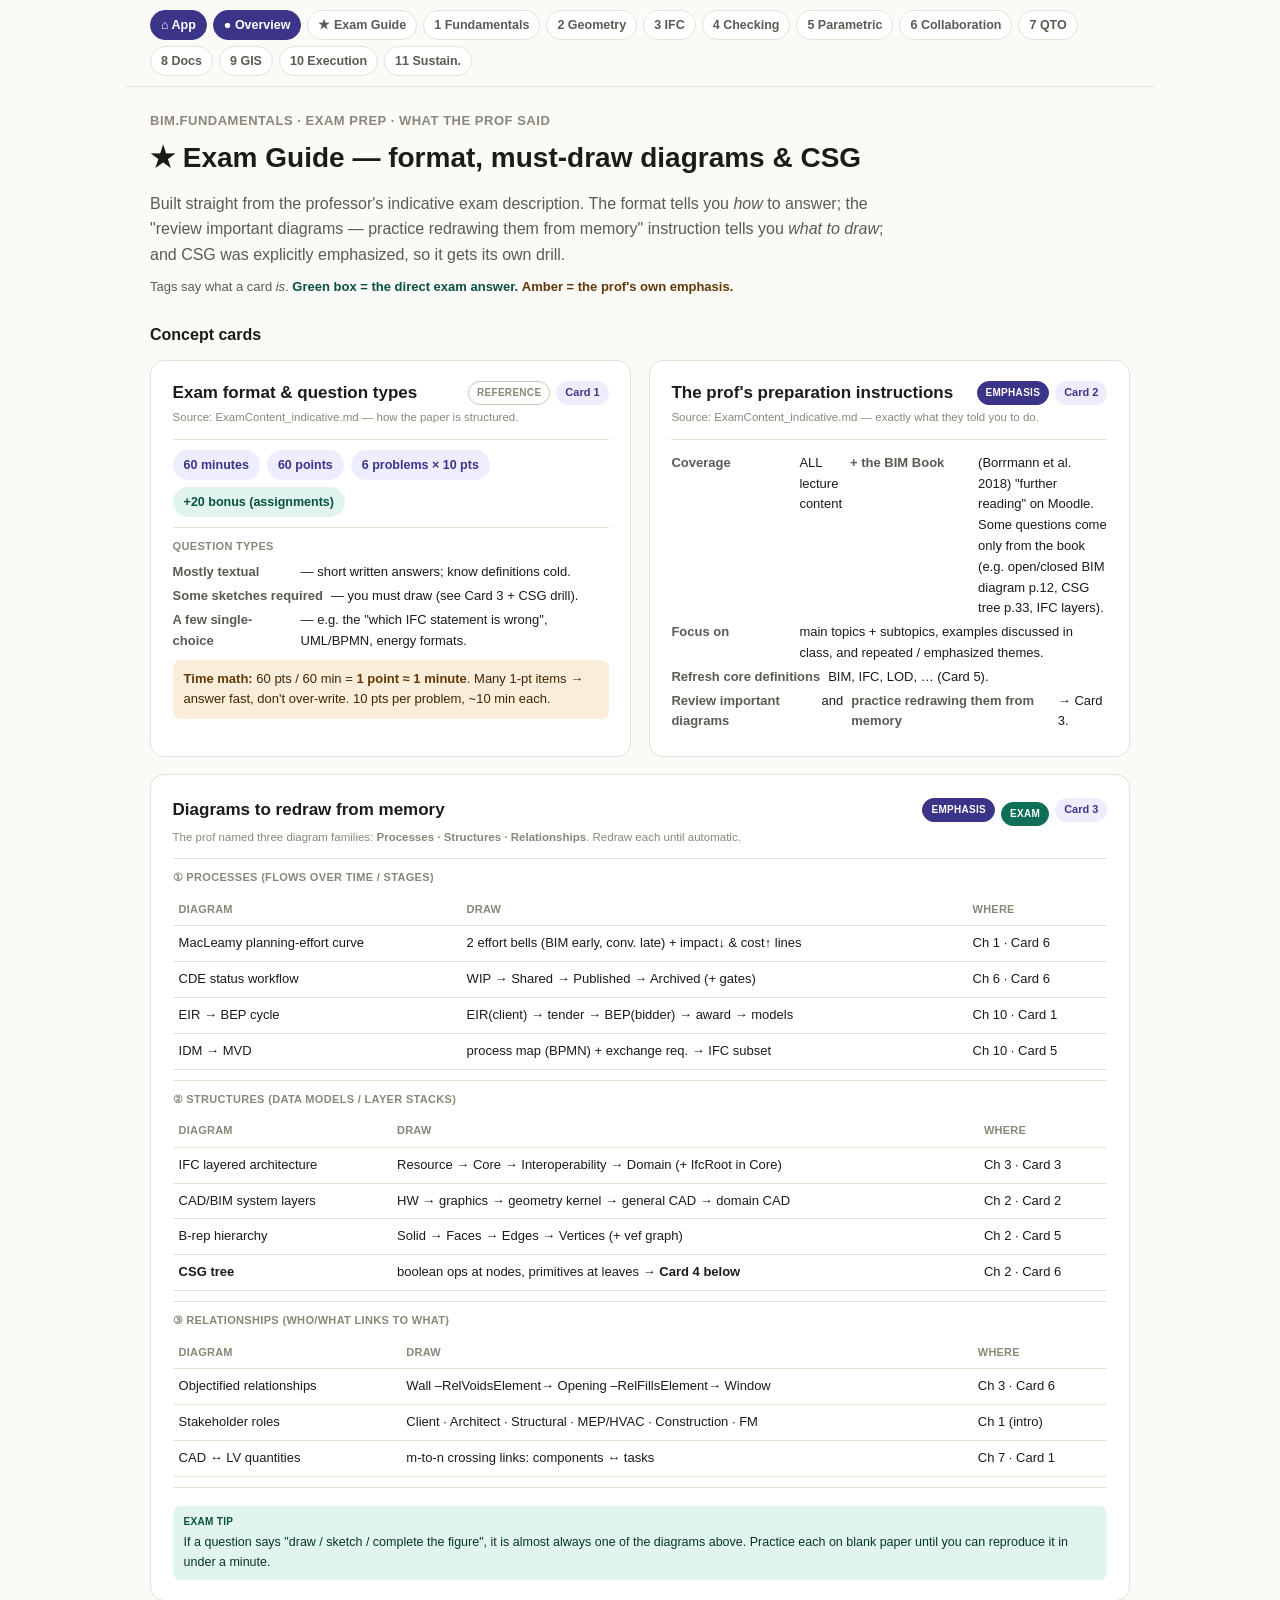
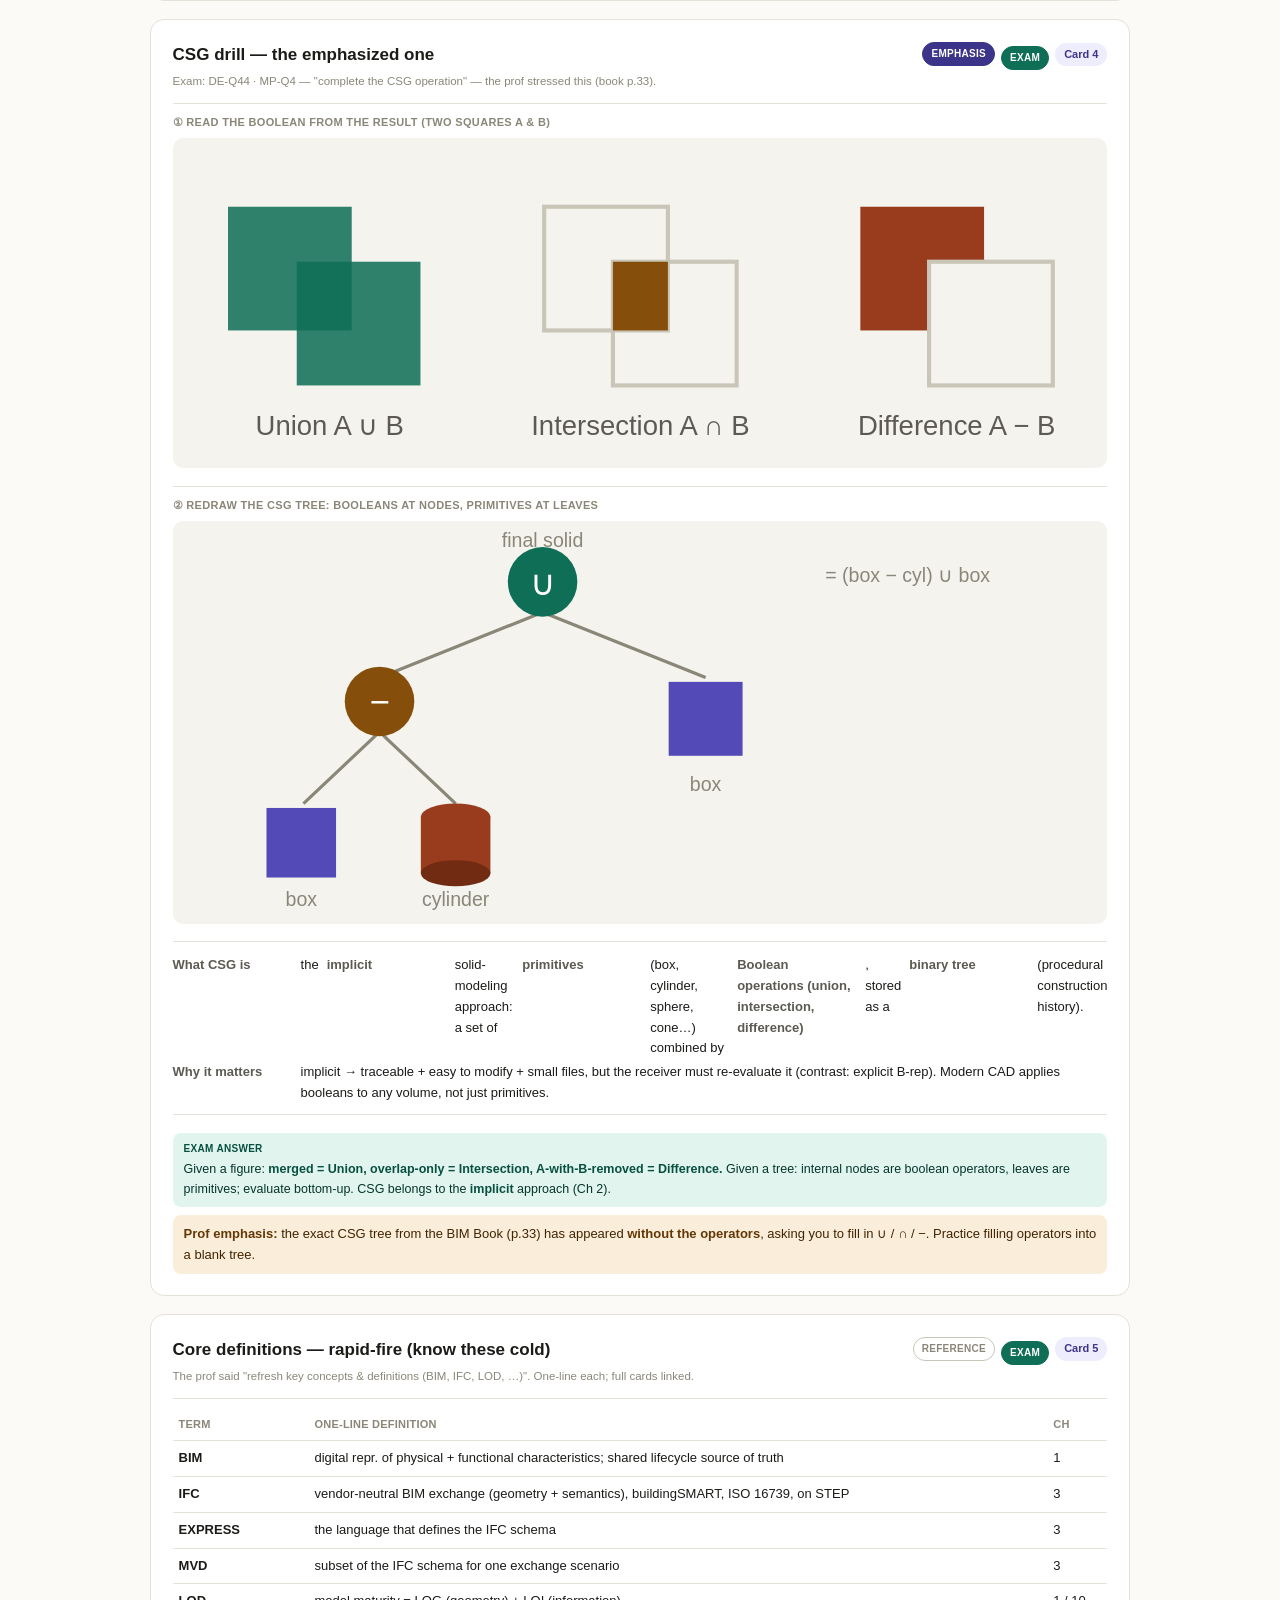
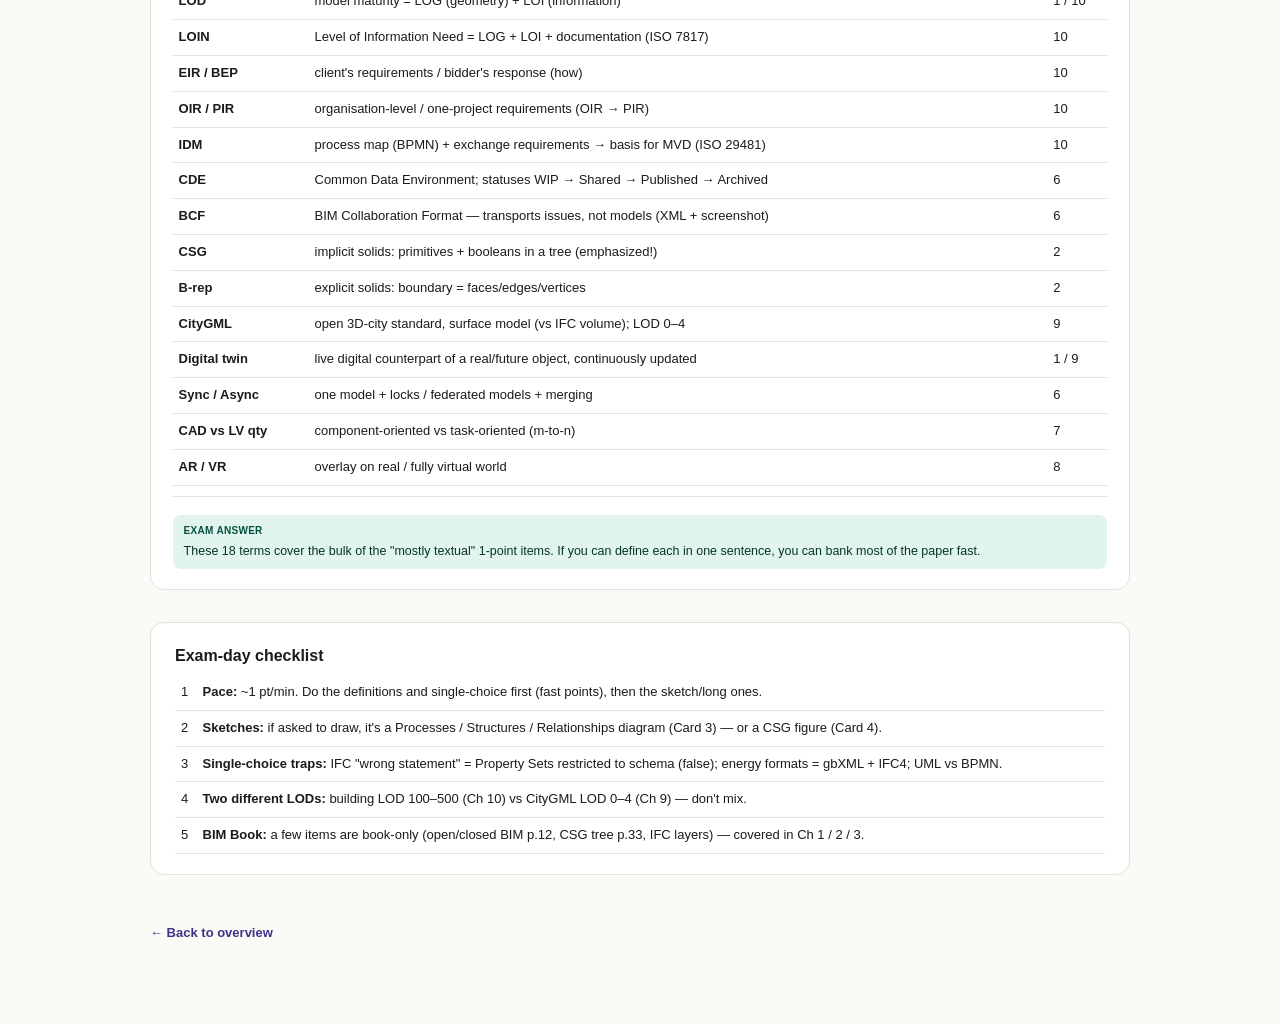
<file: StudyGuide/Ch00_ExamGuide.html>
<!DOCTYPE html>
<html lang="en">
<head>
<meta charset="UTF-8">
<meta name="viewport" content="width=device-width, initial-scale=1">
<title>Exam Guide — format, must-draw diagrams &amp; CSG</title>
<link rel="stylesheet" href="styles.css">
</head>
<body>
<div class="wrap">

  <div class="nav"><a class="home" href="../index.html">&#8962; App</a>
    <a class="home" href="index.html">● Overview</a>
    <a href="Ch00_ExamGuide.html">★ Exam Guide</a>
    <a href="Ch01_Fundamentals.html">1 Fundamentals</a>
    <a href="Ch02_GeometricModeling.html">2 Geometry</a>
    <a href="Ch03_IFC.html">3 IFC</a>
    <a href="Ch04_ModelChecking.html">4 Checking</a>
    <a href="Ch05_ParametricModeling.html">5 Parametric</a>
    <a href="Ch06_Collaboration.html">6 Collaboration</a>
    <a href="Ch07_QuantityTakeOff.html">7 QTO</a>
    <a href="Ch08_Documentation.html">8 Docs</a>
    <a href="Ch09_GIS.html">9 GIS</a>
    <a href="Ch10_ProjectExecution.html">10 Execution</a>
    <a href="Ch11_Sustainability.html">11 Sustain.</a>
  </div>

  <p class="kicker">BIM.fundamentals · Exam prep · what the prof said</p>
  <h1>★ Exam Guide — format, must-draw diagrams &amp; CSG</h1>
  <p class="lede">Built straight from the professor's indicative exam description. The format tells you <i>how</i> to answer; the "review important diagrams — practice redrawing them from memory" instruction tells you <i>what to draw</i>; and CSG was explicitly emphasized, so it gets its own drill.</p>
  <p class="lede" style="margin-top:-14px;font-size:13px;">Tags say what a card <i>is</i>. <span style="color:var(--teal-800);font-weight:600;">Green box = the direct exam answer.</span> <span style="color:var(--amber-800);font-weight:600;">Amber = the prof's own emphasis.</span></p>

  <h2 class="section">Concept cards</h2>
  <div class="cardgrid">

    <!-- Card 1: format -->
    <div class="card">
      <div class="card-head"><p class="card-title">Exam format &amp; question types</p><div class="tagrow"><span class="roletag">Reference</span><span class="tag">Card 1</span></div></div>
      <p class="unlocks">Source: ExamContent_indicative.md — how the paper is structured.</p>
      <div class="sect">
        <div class="chain"><div class="chain-row"><span class="pill hl">60 minutes</span><span class="pill hl">60 points</span><span class="pill hl">6 problems × 10 pts</span><span class="pill se">+20 bonus (assignments)</span></div></div>
      </div>
      <div class="sect">
        <p class="label">Question types</p>
        <p class="kv"><b>Mostly textual</b> — short written answers; know definitions cold.</p>
        <p class="kv"><b>Some sketches required</b> — you must draw (see Card 3 + CSG drill).</p>
        <p class="kv"><b>A few single-choice</b> — e.g. the "which IFC statement is wrong", UML/BPMN, energy formats.</p>
        <p class="watch" style="margin-top:8px;"><b>Time math:</b> 60 pts / 60 min = <b>1 point ≈ 1 minute</b>. Many 1-pt items → answer fast, don't over-write. 10 pts per problem, ~10 min each.</p>
      </div>
    </div>

    <!-- Card 2: prep strategy -->
    <div class="card">
      <div class="card-head"><p class="card-title">The prof's preparation instructions</p><div class="tagrow"><span class="roletag law">Emphasis</span><span class="tag">Card 2</span></div></div>
      <p class="unlocks">Source: ExamContent_indicative.md — exactly what they told you to do.</p>
      <div class="sect">
        <p class="kv"><b>Coverage</b> ALL lecture content <b>+ the BIM Book</b> (Borrmann et al. 2018) "further reading" on Moodle. Some questions come only from the book (e.g. open/closed BIM diagram p.12, CSG tree p.33, IFC layers).</p>
        <p class="kv"><b>Focus on</b> main topics + subtopics, examples discussed in class, and repeated / emphasized themes.</p>
        <p class="kv"><b>Refresh core definitions</b> BIM, IFC, LOD, … (Card 5).</p>
        <p class="kv"><b>Review important diagrams</b> and <b>practice redrawing them from memory</b> → Card 3.</p>
      </div>
    </div>

    <!-- Card 3: diagrams to redraw -->
    <div class="card wide">
      <div class="card-head"><p class="card-title">Diagrams to redraw from memory</p><div class="tagrow"><span class="roletag law">Emphasis</span><span class="roletag exam">Exam</span><span class="tag">Card 3</span></div></div>
      <p class="unlocks">The prof named three diagram families: <b>Processes · Structures · Relationships</b>. Redraw each until automatic.</p>
      <div class="sect">
        <p class="label">① Processes (flows over time / stages)</p>
        <table class="ref" style="margin:0;">
          <tr><th>Diagram</th><th>Draw</th><th>Where</th></tr>
          <tr><td>MacLeamy planning-effort curve</td><td>2 effort bells (BIM early, conv. late) + impact↓ &amp; cost↑ lines</td><td>Ch 1 · Card 6</td></tr>
          <tr><td>CDE status workflow</td><td>WIP → Shared → Published → Archived (+ gates)</td><td>Ch 6 · Card 6</td></tr>
          <tr><td>EIR → BEP cycle</td><td>EIR(client) → tender → BEP(bidder) → award → models</td><td>Ch 10 · Card 1</td></tr>
          <tr><td>IDM → MVD</td><td>process map (BPMN) + exchange req. → IFC subset</td><td>Ch 10 · Card 5</td></tr>
        </table>
      </div>
      <div class="sect">
        <p class="label">② Structures (data models / layer stacks)</p>
        <table class="ref" style="margin:0;">
          <tr><th>Diagram</th><th>Draw</th><th>Where</th></tr>
          <tr><td>IFC layered architecture</td><td>Resource → Core → Interoperability → Domain (+ IfcRoot in Core)</td><td>Ch 3 · Card 3</td></tr>
          <tr><td>CAD/BIM system layers</td><td>HW → graphics → geometry kernel → general CAD → domain CAD</td><td>Ch 2 · Card 2</td></tr>
          <tr><td>B-rep hierarchy</td><td>Solid → Faces → Edges → Vertices (+ vef graph)</td><td>Ch 2 · Card 5</td></tr>
          <tr><td><b>CSG tree</b></td><td>boolean ops at nodes, primitives at leaves → <b>Card 4 below</b></td><td>Ch 2 · Card 6</td></tr>
        </table>
      </div>
      <div class="sect">
        <p class="label">③ Relationships (who/what links to what)</p>
        <table class="ref" style="margin:0;">
          <tr><th>Diagram</th><th>Draw</th><th>Where</th></tr>
          <tr><td>Objectified relationships</td><td>Wall –RelVoidsElement→ Opening –RelFillsElement→ Window</td><td>Ch 3 · Card 6</td></tr>
          <tr><td>Stakeholder roles</td><td>Client · Architect · Structural · MEP/HVAC · Construction · FM</td><td>Ch 1 (intro)</td></tr>
          <tr><td>CAD ↔ LV quantities</td><td>m-to-n crossing links: components ↔ tasks</td><td>Ch 7 · Card 1</td></tr>
        </table>
      </div>
      <div class="sect">
        <div class="exam"><span class="qs">Exam tip</span>If a question says "draw / sketch / complete the figure", it is almost always one of the diagrams above. Practice each on blank paper until you can reproduce it in under a minute.</div>
      </div>
    </div>

    <!-- Card 4: CSG drill (emphasized) -->
    <div class="card wide">
      <div class="card-head"><p class="card-title">CSG drill — the emphasized one</p><div class="tagrow"><span class="roletag law">Emphasis</span><span class="roletag exam">Exam</span><span class="tag">Card 4</span></div></div>
      <p class="unlocks">Exam: DE-Q44 · MP-Q4 — "complete the CSG operation" — the prof stressed this (book p.33).</p>
      <div class="sect">
        <p class="label">① Read the boolean from the result (two squares A &amp; B)</p>
        <svg viewBox="0 0 340 120" style="width:100%;height:auto;background:var(--surface-2);border-radius:10px;">
          <rect x="20" y="25" width="45" height="45" fill="var(--teal-600)" opacity="0.85"/><rect x="45" y="45" width="45" height="45" fill="var(--teal-600)" opacity="0.85"/>
          <text x="57" y="108" font-size="10" text-anchor="middle" fill="var(--text-2)">Union  A ∪ B</text>
          <rect x="135" y="25" width="45" height="45" fill="none" stroke="var(--border-strong)" stroke-width="1.5"/><rect x="160" y="45" width="45" height="45" fill="none" stroke="var(--border-strong)" stroke-width="1.5"/><rect x="160" y="45" width="20" height="25" fill="var(--amber-600)"/>
          <text x="170" y="108" font-size="10" text-anchor="middle" fill="var(--text-2)">Intersection  A ∩ B</text>
          <rect x="250" y="25" width="45" height="45" fill="var(--coral-600)"/><rect x="275" y="45" width="45" height="45" fill="var(--surface-2)" stroke="var(--border-strong)" stroke-width="1.5"/>
          <text x="285" y="108" font-size="10" text-anchor="middle" fill="var(--text-2)">Difference  A − B</text>
        </svg>
      </div>
      <div class="sect">
        <p class="label">② Redraw the CSG tree: booleans at nodes, primitives at leaves</p>
        <svg viewBox="0 0 430 185" style="width:100%;height:auto;background:var(--surface-2);border-radius:10px;">
          <!-- edges -->
          <line x1="170" y1="42" x2="100" y2="70" stroke="var(--text-mut)" stroke-width="1.5"/>
          <line x1="170" y1="42" x2="245" y2="72" stroke="var(--text-mut)" stroke-width="1.5"/>
          <line x1="95" y1="97" x2="60" y2="130" stroke="var(--text-mut)" stroke-width="1.5"/>
          <line x1="95" y1="97" x2="130" y2="130" stroke="var(--text-mut)" stroke-width="1.5"/>
          <!-- root union -->
          <circle cx="170" cy="28" r="16" fill="var(--teal-600)"/><text x="170" y="34" font-size="16" fill="#fff" text-anchor="middle">∪</text>
          <text x="170" y="12" font-size="9" fill="var(--text-mut)" text-anchor="middle">final solid</text>
          <!-- difference node -->
          <circle cx="95" cy="83" r="16" fill="var(--amber-600)"/><text x="95" y="89" font-size="16" fill="#fff" text-anchor="middle">−</text>
          <!-- right primitive: box -->
          <rect x="228" y="74" width="34" height="34" fill="var(--purple-600)"/><text x="245" y="124" font-size="9" fill="var(--text-mut)" text-anchor="middle">box</text>
          <!-- diff children: box + cylinder -->
          <rect x="43" y="132" width="32" height="32" fill="var(--purple-600)"/><text x="59" y="177" font-size="9" fill="var(--text-mut)" text-anchor="middle">box</text>
          <ellipse cx="130" cy="136" rx="16" ry="6" fill="var(--coral-600)"/><rect x="114" y="136" width="32" height="26" fill="var(--coral-600)"/><ellipse cx="130" cy="162" rx="16" ry="6" fill="var(--coral-800)"/><text x="130" y="177" font-size="9" fill="var(--text-mut)" text-anchor="middle">cylinder</text>
          <text x="300" y="28" font-size="9" fill="var(--text-mut)">= (box − cyl) ∪ box</text>
        </svg>
      </div>
      <div class="sect">
        <p class="kv"><b>What CSG is</b> the <b>implicit</b> solid-modeling approach: a set of <b>primitives</b> (box, cylinder, sphere, cone…) combined by <b>Boolean operations (union, intersection, difference)</b>, stored as a <b>binary tree</b> (procedural construction history).</p>
        <p class="kv"><b>Why it matters</b> implicit → traceable + easy to modify + small files, but the receiver must re-evaluate it (contrast: explicit B-rep). Modern CAD applies booleans to any volume, not just primitives.</p>
      </div>
      <div class="sect">
        <div class="exam"><span class="qs">Exam answer</span>Given a figure: <b>merged = Union, overlap-only = Intersection, A-with-B-removed = Difference.</b> Given a tree: internal nodes are boolean operators, leaves are primitives; evaluate bottom-up. CSG belongs to the <b>implicit</b> approach (Ch 2).</div>
        <p class="watch" style="margin-top:8px;"><b>Prof emphasis:</b> the exact CSG tree from the BIM Book (p.33) has appeared <b>without the operators</b>, asking you to fill in ∪ / ∩ / −. Practice filling operators into a blank tree.</p>
      </div>
    </div>

    <!-- Card 5: core definitions -->
    <div class="card wide">
      <div class="card-head"><p class="card-title">Core definitions — rapid-fire (know these cold)</p><div class="tagrow"><span class="roletag">Reference</span><span class="roletag exam">Exam</span><span class="tag">Card 5</span></div></div>
      <p class="unlocks">The prof said "refresh key concepts &amp; definitions (BIM, IFC, LOD, …)". One-line each; full cards linked.</p>
      <div class="sect">
        <table class="ref" style="margin:0;">
          <tr><th>Term</th><th>One-line definition</th><th>Ch</th></tr>
          <tr><td><b>BIM</b></td><td>digital repr. of physical + functional characteristics; shared lifecycle source of truth</td><td>1</td></tr>
          <tr><td><b>IFC</b></td><td>vendor-neutral BIM exchange (geometry + semantics), buildingSMART, ISO 16739, on STEP</td><td>3</td></tr>
          <tr><td><b>EXPRESS</b></td><td>the language that defines the IFC schema</td><td>3</td></tr>
          <tr><td><b>MVD</b></td><td>subset of the IFC schema for one exchange scenario</td><td>3</td></tr>
          <tr><td><b>LOD</b></td><td>model maturity = LOG (geometry) + LOI (information)</td><td>1 / 10</td></tr>
          <tr><td><b>LOIN</b></td><td>Level of Information Need = LOG + LOI + documentation (ISO 7817)</td><td>10</td></tr>
          <tr><td><b>EIR / BEP</b></td><td>client's requirements / bidder's response (how)</td><td>10</td></tr>
          <tr><td><b>OIR / PIR</b></td><td>organisation-level / one-project requirements (OIR → PIR)</td><td>10</td></tr>
          <tr><td><b>IDM</b></td><td>process map (BPMN) + exchange requirements → basis for MVD (ISO 29481)</td><td>10</td></tr>
          <tr><td><b>CDE</b></td><td>Common Data Environment; statuses WIP → Shared → Published → Archived</td><td>6</td></tr>
          <tr><td><b>BCF</b></td><td>BIM Collaboration Format — transports issues, not models (XML + screenshot)</td><td>6</td></tr>
          <tr><td><b>CSG</b></td><td>implicit solids: primitives + booleans in a tree (emphasized!)</td><td>2</td></tr>
          <tr><td><b>B-rep</b></td><td>explicit solids: boundary = faces/edges/vertices</td><td>2</td></tr>
          <tr><td><b>CityGML</b></td><td>open 3D-city standard, surface model (vs IFC volume); LOD 0–4</td><td>9</td></tr>
          <tr><td><b>Digital twin</b></td><td>live digital counterpart of a real/future object, continuously updated</td><td>1 / 9</td></tr>
          <tr><td><b>Sync / Async</b></td><td>one model + locks / federated models + merging</td><td>6</td></tr>
          <tr><td><b>CAD vs LV qty</b></td><td>component-oriented vs task-oriented (m-to-n)</td><td>7</td></tr>
          <tr><td><b>AR / VR</b></td><td>overlay on real / fully virtual world</td><td>8</td></tr>
        </table>
      </div>
      <div class="sect">
        <div class="exam"><span class="qs">Exam answer</span>These 18 terms cover the bulk of the "mostly textual" 1-point items. If you can define each in one sentence, you can bank most of the paper fast.</div>
      </div>
    </div>

  </div>

  <div class="checklist">
    <h2>Exam-day checklist</h2>
    <table class="ref">
      <tr><td>1</td><td><b>Pace:</b> ~1 pt/min. Do the definitions and single-choice first (fast points), then the sketch/long ones.</td></tr>
      <tr><td>2</td><td><b>Sketches:</b> if asked to draw, it's a Processes / Structures / Relationships diagram (Card 3) — or a CSG figure (Card 4).</td></tr>
      <tr><td>3</td><td><b>Single-choice traps:</b> IFC "wrong statement" = Property Sets restricted to schema (false); energy formats = gbXML + IFC4; UML vs BPMN.</td></tr>
      <tr><td>4</td><td><b>Two different LODs:</b> building LOD 100–500 (Ch 10) vs CityGML LOD 0–4 (Ch 9) — don't mix.</td></tr>
      <tr><td>5</td><td><b>BIM Book:</b> a few items are book-only (open/closed BIM p.12, CSG tree p.33, IFC layers) — covered in Ch 1 / 2 / 3.</td></tr>
    </table>
  </div>

  <a class="back" href="index.html">← Back to overview</a>
</div>
</body>
</html>
</file>
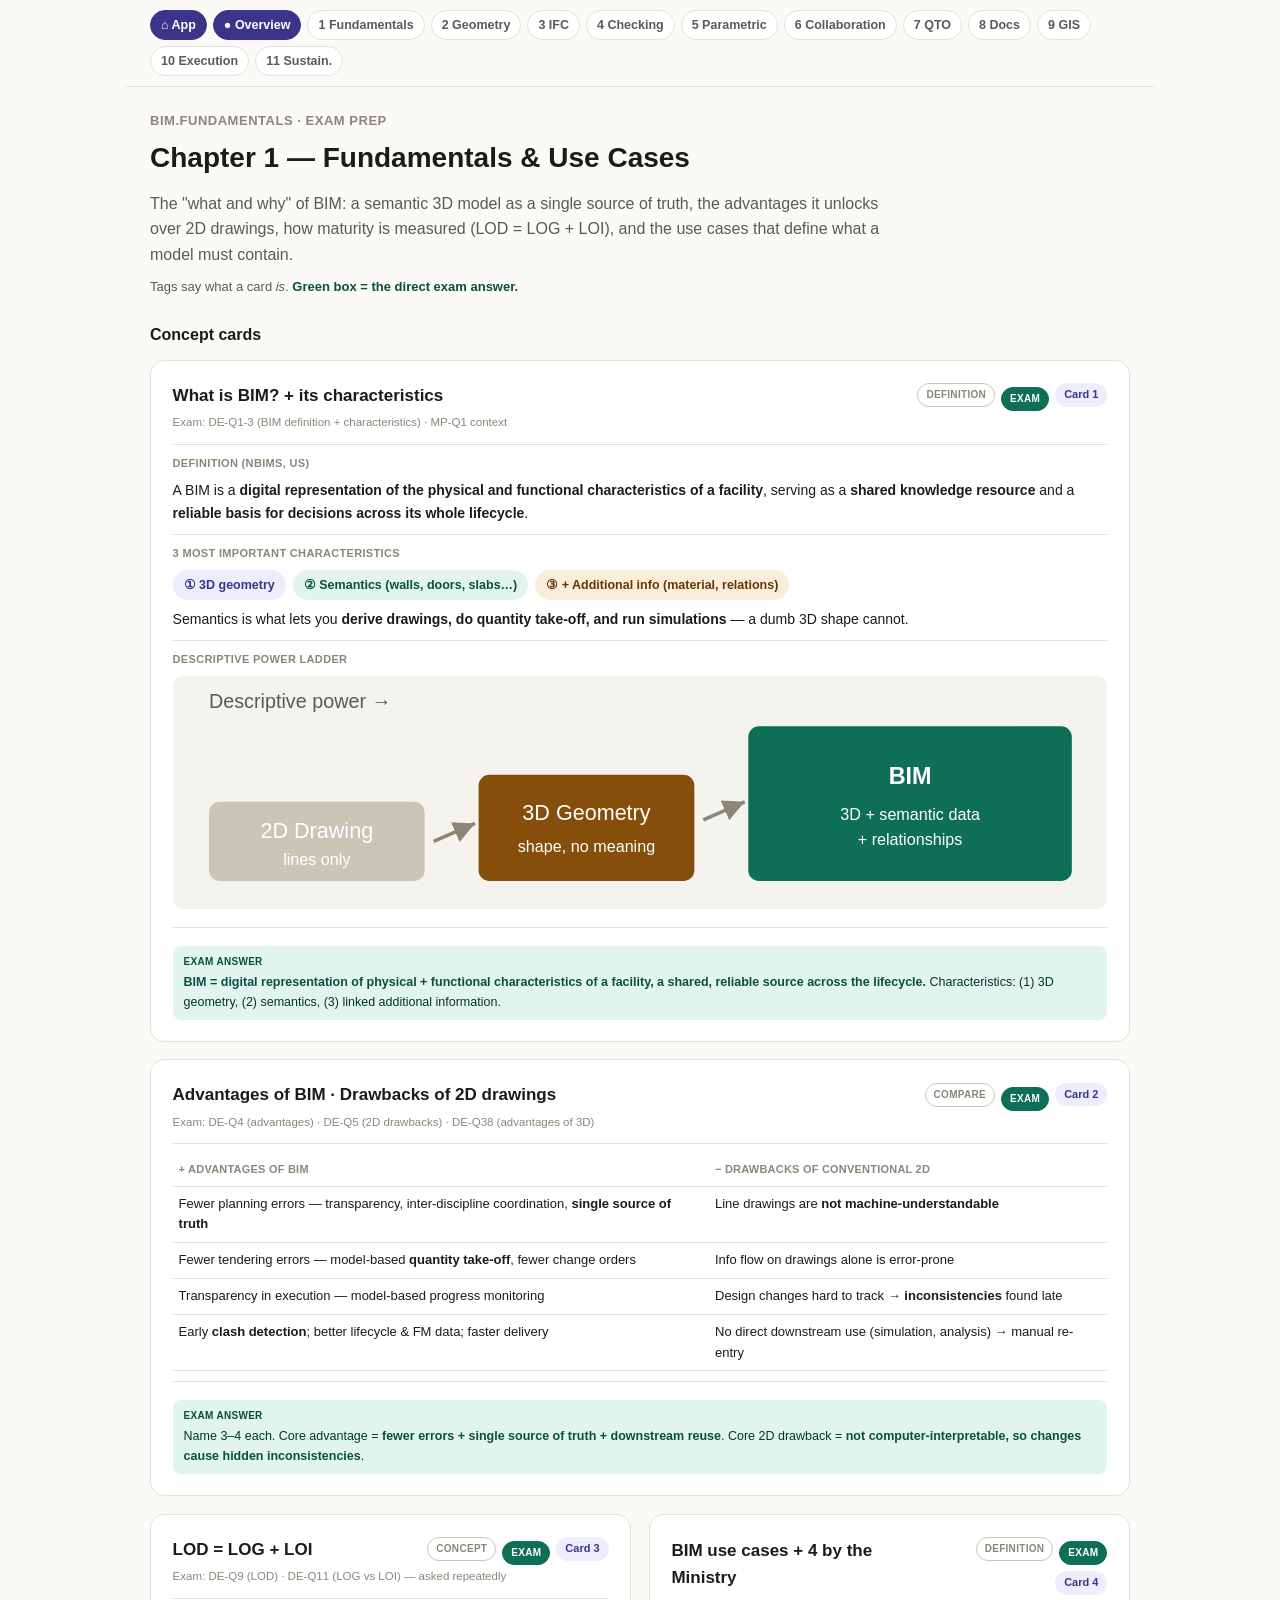
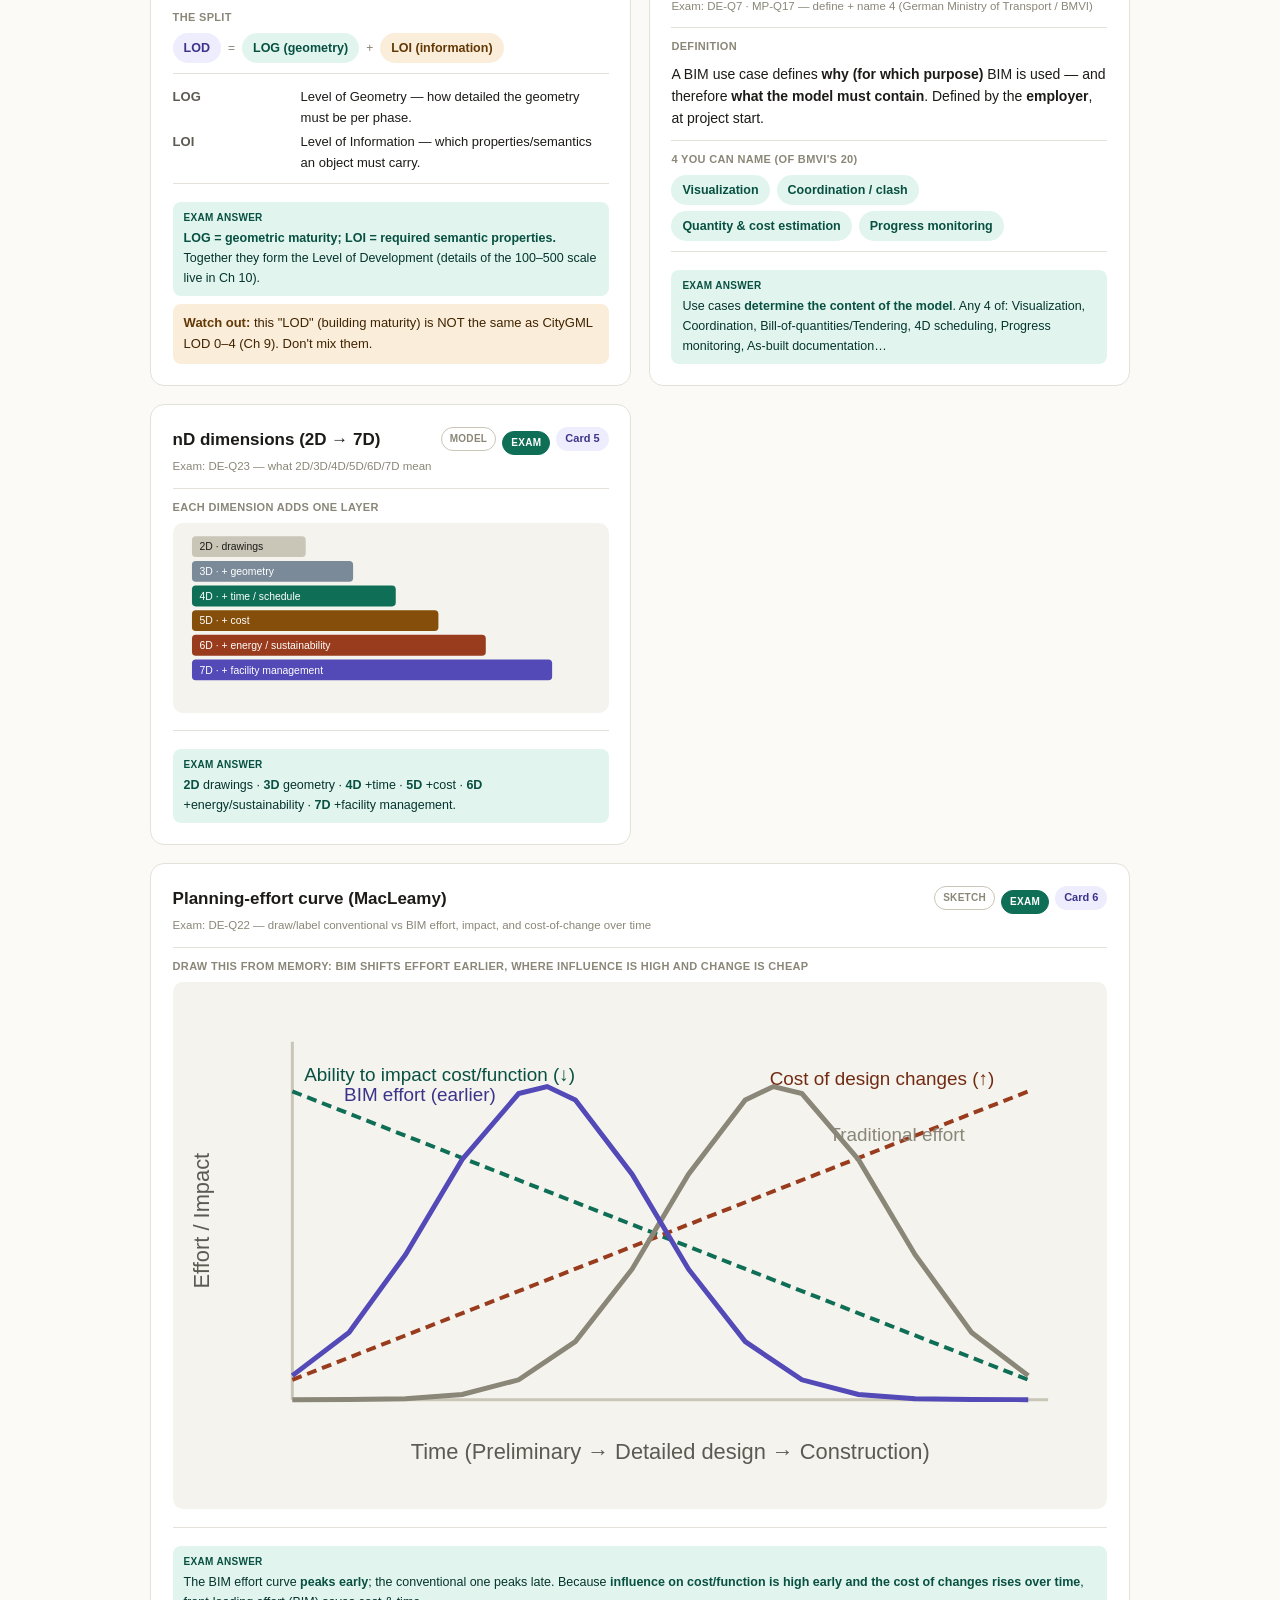
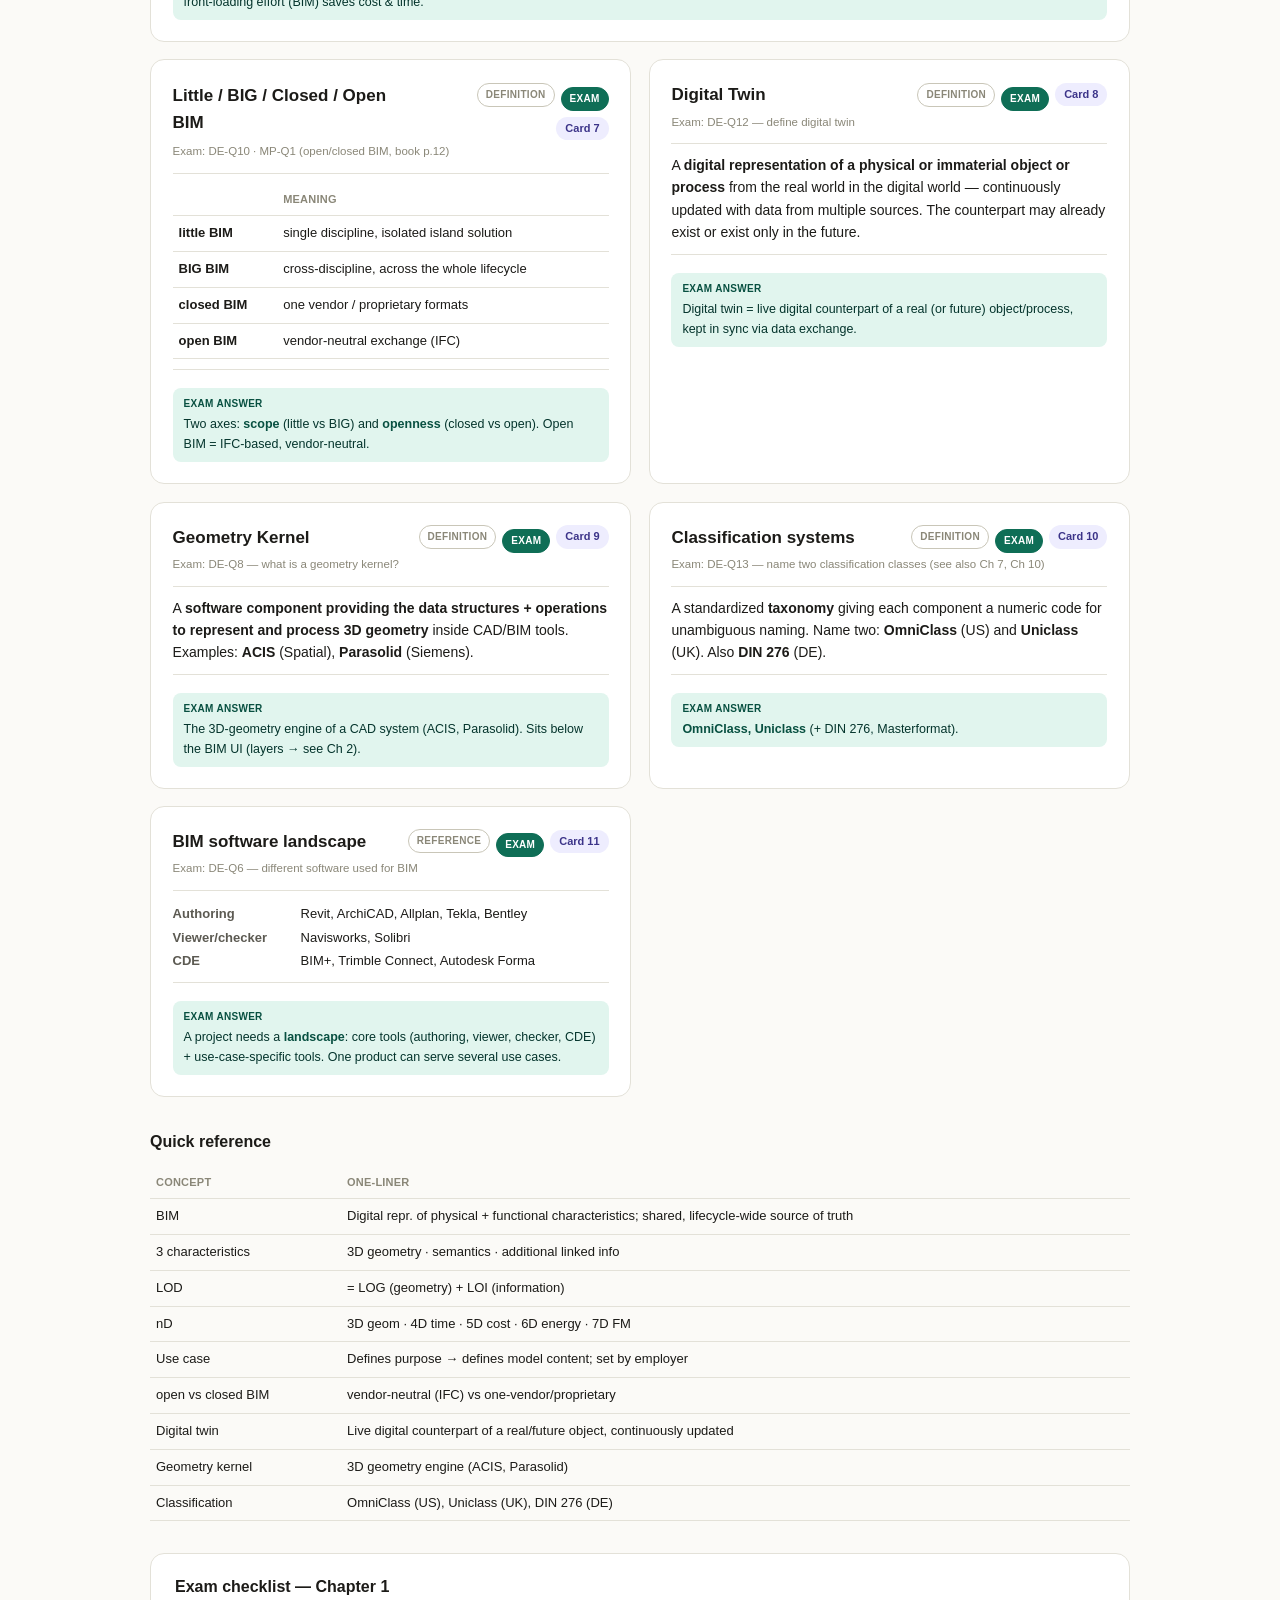
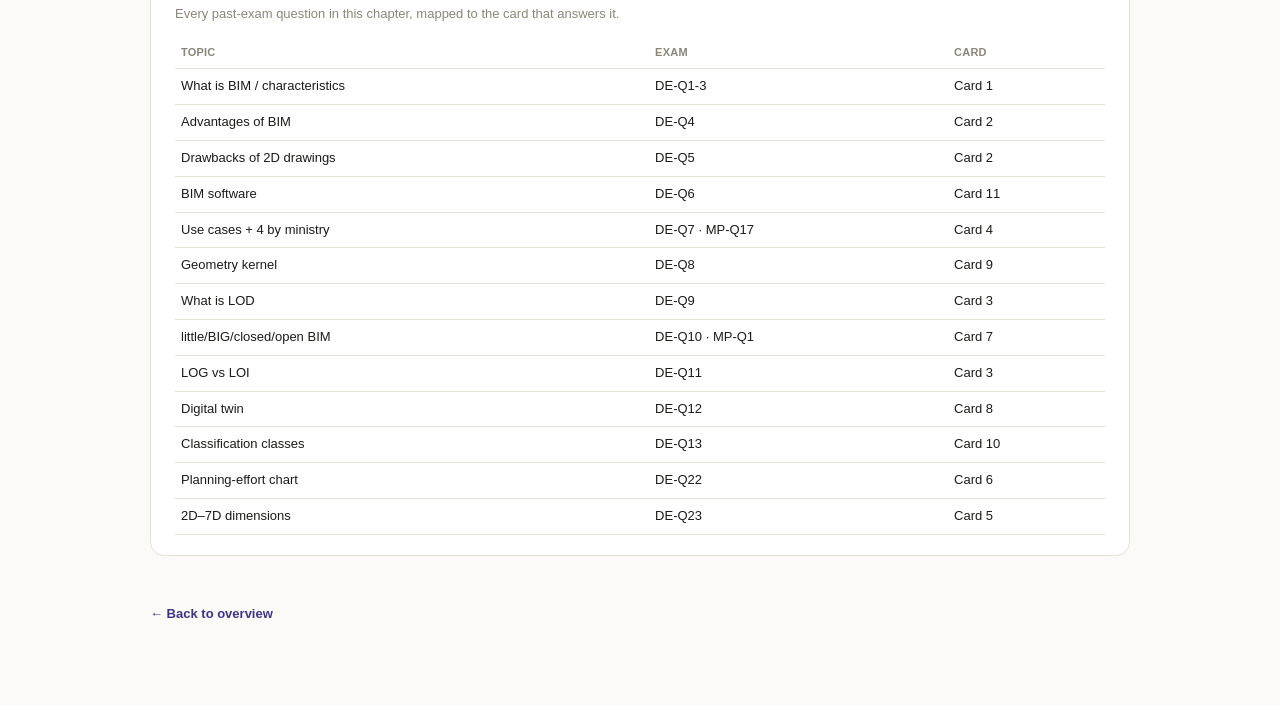
<file: StudyGuide/Ch01_Fundamentals.html>
<!DOCTYPE html>
<html lang="en">
<head>
<meta charset="UTF-8">
<meta name="viewport" content="width=device-width, initial-scale=1">
<title>Chapter 1 — Fundamentals &amp; Use Cases</title>
<link rel="stylesheet" href="styles.css">
</head>
<body>
<div class="wrap">

  <div class="nav"><a class="home" href="../index.html">&#8962; App</a>
    <a class="home" href="index.html">● Overview</a>
    <a href="Ch01_Fundamentals.html">1 Fundamentals</a>
    <a href="Ch02_GeometricModeling.html">2 Geometry</a>
    <a href="Ch03_IFC.html">3 IFC</a>
    <a href="Ch04_ModelChecking.html">4 Checking</a>
    <a href="Ch05_ParametricModeling.html">5 Parametric</a>
    <a href="Ch06_Collaboration.html">6 Collaboration</a>
    <a href="Ch07_QuantityTakeOff.html">7 QTO</a>
    <a href="Ch08_Documentation.html">8 Docs</a>
    <a href="Ch09_GIS.html">9 GIS</a>
    <a href="Ch10_ProjectExecution.html">10 Execution</a>
    <a href="Ch11_Sustainability.html">11 Sustain.</a>
  </div>

  <p class="kicker">BIM.fundamentals · Exam prep</p>
  <h1>Chapter 1 — Fundamentals &amp; Use Cases</h1>
  <p class="lede">The "what and why" of BIM: a semantic 3D model as a single source of truth, the advantages it unlocks over 2D drawings, how maturity is measured (LOD = LOG + LOI), and the use cases that define what a model must contain.</p>
  <p class="lede" style="margin-top:-14px;font-size:13px;">Tags say what a card <i>is</i>. <span style="color:var(--teal-800);font-weight:600;">Green box = the direct exam answer.</span></p>

  <h2 class="section">Concept cards</h2>
  <div class="cardgrid">

    <!-- Card 1: What is BIM -->
    <div class="card wide">
      <div class="card-head"><p class="card-title">What is BIM? + its characteristics</p><div class="tagrow"><span class="roletag">Definition</span><span class="roletag exam">Exam</span><span class="tag">Card 1</span></div></div>
      <p class="unlocks">Exam: DE-Q1-3 (BIM definition + characteristics) · MP-Q1 context</p>
      <div class="sect">
        <p class="label">Definition (NBIMS, US)</p>
        <p class="bigpic">A BIM is a <b>digital representation of the physical and functional characteristics of a facility</b>, serving as a <b>shared knowledge resource</b> and a <b>reliable basis for decisions across its whole lifecycle</b>.</p>
      </div>
      <div class="sect">
        <p class="label">3 most important characteristics</p>
        <div class="chain"><div class="chain-row"><span class="pill hl">① 3D geometry</span><span class="pill se">② Semantics (walls, doors, slabs…)</span><span class="pill ju">③ + Additional info (material, relations)</span></div></div>
        <p class="bigpic" style="margin-top:8px;">Semantics is what lets you <b>derive drawings, do quantity take-off, and run simulations</b> — a dumb 3D shape cannot.</p>
      </div>
      <div class="sect">
        <p class="label">Descriptive power ladder</p>
        <svg viewBox="0 0 520 130" style="width:100%;height:auto;background:var(--surface-2);border-radius:10px;">
          <rect x="20" y="70" width="120" height="44" rx="6" fill="var(--border-strong)"/><text x="80" y="90" font-size="12" fill="#fff" text-anchor="middle">2D Drawing</text><text x="80" y="105" font-size="9" fill="#fff" text-anchor="middle">lines only</text>
          <rect x="170" y="55" width="120" height="59" rx="6" fill="var(--amber-600)"/><text x="230" y="80" font-size="12" fill="#fff" text-anchor="middle">3D Geometry</text><text x="230" y="98" font-size="9" fill="#fff" text-anchor="middle">shape, no meaning</text>
          <rect x="320" y="28" width="180" height="86" rx="6" fill="var(--teal-600)"/><text x="410" y="60" font-size="13" fill="#fff" text-anchor="middle" font-weight="bold">BIM</text><text x="410" y="80" font-size="9" fill="#fff" text-anchor="middle">3D + semantic data</text><text x="410" y="94" font-size="9" fill="#fff" text-anchor="middle">+ relationships</text>
          <text x="20" y="18" font-size="11" fill="var(--text-2)">Descriptive power  →</text>
          <path d="M145 92 L168 82" stroke="var(--text-mut)" stroke-width="2" marker-end="url(#ar1)"/>
          <path d="M295 80 L318 70" stroke="var(--text-mut)" stroke-width="2" marker-end="url(#ar1)"/>
          <defs><marker id="ar1" markerWidth="8" markerHeight="8" refX="6" refY="3" orient="auto"><path d="M0 0 L6 3 L0 6 z" fill="var(--text-mut)"/></marker></defs>
        </svg>
      </div>
      <div class="sect">
        <div class="exam"><span class="qs">Exam answer</span><b>BIM = digital representation of physical + functional characteristics of a facility, a shared, reliable source across the lifecycle.</b> Characteristics: (1) 3D geometry, (2) semantics, (3) linked additional information.</div>
      </div>
    </div>

    <!-- Card 2: Advantages + 2D drawbacks -->
    <div class="card wide">
      <div class="card-head"><p class="card-title">Advantages of BIM · Drawbacks of 2D drawings</p><div class="tagrow"><span class="roletag">Compare</span><span class="roletag exam">Exam</span><span class="tag">Card 2</span></div></div>
      <p class="unlocks">Exam: DE-Q4 (advantages) · DE-Q5 (2D drawbacks) · DE-Q38 (advantages of 3D)</p>
      <div class="sect">
        <table class="ref" style="margin:0;">
          <tr><th>+ Advantages of BIM</th><th>− Drawbacks of conventional 2D</th></tr>
          <tr><td>Fewer planning errors — transparency, inter-discipline coordination, <b>single source of truth</b></td><td>Line drawings are <b>not machine-understandable</b></td></tr>
          <tr><td>Fewer tendering errors — model-based <b>quantity take-off</b>, fewer change orders</td><td>Info flow on drawings alone is error-prone</td></tr>
          <tr><td>Transparency in execution — model-based progress monitoring</td><td>Design changes hard to track → <b>inconsistencies</b> found late</td></tr>
          <tr><td>Early <b>clash detection</b>; better lifecycle &amp; FM data; faster delivery</td><td>No direct downstream use (simulation, analysis) → manual re-entry</td></tr>
        </table>
      </div>
      <div class="sect">
        <div class="exam"><span class="qs">Exam answer</span>Name 3–4 each. Core advantage = <b>fewer errors + single source of truth + downstream reuse</b>. Core 2D drawback = <b>not computer-interpretable, so changes cause hidden inconsistencies</b>.</div>
      </div>
    </div>

    <!-- Card 3: LOD = LOG + LOI -->
    <div class="card">
      <div class="card-head"><p class="card-title">LOD = LOG + LOI</p><div class="tagrow"><span class="roletag">Concept</span><span class="roletag exam">Exam</span><span class="tag">Card 3</span></div></div>
      <p class="unlocks">Exam: DE-Q9 (LOD) · DE-Q11 (LOG vs LOI) — asked repeatedly</p>
      <div class="sect">
        <p class="label">The split</p>
        <div class="chain"><div class="chain-row"><span class="pill hl">LOD</span><span class="arrow">=</span><span class="pill se">LOG (geometry)</span><span class="arrow">+</span><span class="pill ju">LOI (information)</span></div></div>
      </div>
      <div class="sect">
        <p class="kv"><b>LOG</b> Level of Geometry — how detailed the geometry must be per phase.</p>
        <p class="kv"><b>LOI</b> Level of Information — which properties/semantics an object must carry.</p>
      </div>
      <div class="sect">
        <div class="exam"><span class="qs">Exam answer</span><b>LOG = geometric maturity; LOI = required semantic properties.</b> Together they form the Level of Development (details of the 100–500 scale live in Ch 10).</div>
        <p class="watch" style="margin-top:8px;"><b>Watch out:</b> this "LOD" (building maturity) is NOT the same as CityGML LOD 0–4 (Ch 9). Don't mix them.</p>
      </div>
    </div>

    <!-- Card 4: BIM use cases -->
    <div class="card">
      <div class="card-head"><p class="card-title">BIM use cases + 4 by the Ministry</p><div class="tagrow"><span class="roletag">Definition</span><span class="roletag exam">Exam</span><span class="tag">Card 4</span></div></div>
      <p class="unlocks">Exam: DE-Q7 · MP-Q17 — define + name 4 (German Ministry of Transport / BMVI)</p>
      <div class="sect">
        <p class="label">Definition</p>
        <p class="bigpic">A BIM use case defines <b>why (for which purpose)</b> BIM is used — and therefore <b>what the model must contain</b>. Defined by the <b>employer</b>, at project start.</p>
      </div>
      <div class="sect">
        <p class="label">4 you can name (of BMVI's 20)</p>
        <div class="chain"><div class="chain-row"><span class="pill se">Visualization</span><span class="pill se">Coordination / clash</span></div><div class="chain-row"><span class="pill se">Quantity &amp; cost estimation</span><span class="pill se">Progress monitoring</span></div></div>
      </div>
      <div class="sect">
        <div class="exam"><span class="qs">Exam answer</span>Use cases <b>determine the content of the model</b>. Any 4 of: Visualization, Coordination, Bill-of-quantities/Tendering, 4D scheduling, Progress monitoring, As-built documentation…</div>
      </div>
    </div>

    <!-- Card 5: nD dimensions -->
    <div class="card">
      <div class="card-head"><p class="card-title">nD dimensions (2D → 7D)</p><div class="tagrow"><span class="roletag">Model</span><span class="roletag exam">Exam</span><span class="tag">Card 5</span></div></div>
      <p class="unlocks">Exam: DE-Q23 — what 2D/3D/4D/5D/6D/7D mean</p>
      <div class="sect">
        <p class="label">Each dimension adds one layer</p>
        <svg viewBox="0 0 460 200" style="width:100%;height:auto;background:var(--surface-2);border-radius:10px;">
          <g font-size="11" fill="#fff" text-anchor="start">
            <rect x="20" y="14" width="120" height="22" rx="4" fill="var(--border-strong)"/><text x="28" y="29" fill="#1c1b18">2D · drawings</text>
            <rect x="20" y="40" width="170" height="22" rx="4" fill="#7a8a99"/><text x="28" y="55">3D · + geometry</text>
            <rect x="20" y="66" width="215" height="22" rx="4" fill="var(--teal-600)"/><text x="28" y="81">4D · + time / schedule</text>
            <rect x="20" y="92" width="260" height="22" rx="4" fill="var(--amber-600)"/><text x="28" y="107">5D · + cost</text>
            <rect x="20" y="118" width="310" height="22" rx="4" fill="var(--coral-600)"/><text x="28" y="133">6D · + energy / sustainability</text>
            <rect x="20" y="144" width="380" height="22" rx="4" fill="var(--purple-600)"/><text x="28" y="159">7D · + facility management</text>
          </g>
        </svg>
      </div>
      <div class="sect">
        <div class="exam"><span class="qs">Exam answer</span><b>2D</b> drawings · <b>3D</b> geometry · <b>4D</b> +time · <b>5D</b> +cost · <b>6D</b> +energy/sustainability · <b>7D</b> +facility management.</div>
      </div>
    </div>

    <!-- Card 6: MacLeamy curve -->
    <div class="card wide">
      <div class="card-head"><p class="card-title">Planning-effort curve (MacLeamy)</p><div class="tagrow"><span class="roletag">Sketch</span><span class="roletag exam">Exam</span><span class="tag">Card 6</span></div></div>
      <p class="unlocks">Exam: DE-Q22 — draw/label conventional vs BIM effort, impact, and cost-of-change over time</p>
      <div class="sect">
        <p class="label">Draw this from memory: BIM shifts effort earlier, where influence is high and change is cheap</p>
        <svg viewBox="0 0 470 265" style="width:100%;height:auto;background:var(--surface-2);border-radius:10px;">
          <!-- axes -->
          <line x1="60" y1="210" x2="440" y2="210" stroke="var(--border-strong)" stroke-width="1.5"/>
          <line x1="60" y1="30" x2="60" y2="210" stroke="var(--border-strong)" stroke-width="1.5"/>
          <text x="250" y="240" font-size="11" fill="var(--text-2)" text-anchor="middle">Time  (Preliminary → Detailed design → Construction)</text>
          <text x="18" y="120" font-size="11" fill="var(--text-2)" transform="rotate(-90 18 120)" text-anchor="middle">Effort / Impact</text>
          <!-- impact descending -->
          <line x1="60" y1="55" x2="430" y2="200" stroke="var(--teal-600)" stroke-width="2" stroke-dasharray="5 3"/>
          <text x="66" y="50" font-size="9.5" fill="var(--teal-800)">Ability to impact cost/function (↓)</text>
          <!-- cost of change ascending -->
          <line x1="60" y1="200" x2="430" y2="55" stroke="var(--coral-600)" stroke-width="2" stroke-dasharray="5 3"/>
          <text x="300" y="52" font-size="9.5" fill="var(--coral-800)">Cost of design changes (↑)</text>
          <!-- traditional effort bell (peak right) -->
          <polyline fill="none" stroke="var(--text-mut)" stroke-width="2.5" points="60.0,210.0 88.5,209.9 116.9,209.5 145.4,207.4 173.8,200.0 202.3,180.8 230.8,144.4 259.2,96.6 287.7,59.3 301.9,52.6 316.2,56.1 344.6,89.2 373.1,137.1 401.5,176.2 430.0,197.9"/>
          <text x="330" y="80" font-size="9.5" fill="var(--text-mut)">Traditional effort</text>
          <!-- BIM effort bell (peak left) -->
          <polyline fill="none" stroke="var(--purple-600)" stroke-width="2.5" points="60.0,197.9 88.5,176.2 116.9,137.1 145.4,89.2 173.8,56.1 188.1,52.6 202.3,59.3 230.8,96.6 259.2,144.4 287.7,180.8 316.2,200.0 344.6,207.4 373.1,209.5 401.5,209.9 430.0,210.0"/>
          <text x="86" y="60" font-size="9.5" fill="var(--purple-800)">BIM effort (earlier)</text>
        </svg>
      </div>
      <div class="sect">
        <div class="exam"><span class="qs">Exam answer</span>The BIM effort curve <b>peaks early</b>; the conventional one peaks late. Because <b>influence on cost/function is high early and the cost of changes rises over time</b>, front-loading effort (BIM) saves cost &amp; time.</div>
      </div>
    </div>

    <!-- Card 7: Little/BIG/Closed/Open -->
    <div class="card">
      <div class="card-head"><p class="card-title">Little / BIG / Closed / Open BIM</p><div class="tagrow"><span class="roletag">Definition</span><span class="roletag exam">Exam</span><span class="tag">Card 7</span></div></div>
      <p class="unlocks">Exam: DE-Q10 · MP-Q1 (open/closed BIM, book p.12)</p>
      <div class="sect">
        <table class="ref" style="margin:0;">
          <tr><th></th><th>Meaning</th></tr>
          <tr><td><b>little BIM</b></td><td>single discipline, isolated island solution</td></tr>
          <tr><td><b>BIG BIM</b></td><td>cross-discipline, across the whole lifecycle</td></tr>
          <tr><td><b>closed BIM</b></td><td>one vendor / proprietary formats</td></tr>
          <tr><td><b>open BIM</b></td><td>vendor-neutral exchange (IFC)</td></tr>
        </table>
      </div>
      <div class="sect">
        <div class="exam"><span class="qs">Exam answer</span>Two axes: <b>scope</b> (little vs BIG) and <b>openness</b> (closed vs open). Open BIM = IFC-based, vendor-neutral.</div>
      </div>
    </div>

    <!-- Card 8: Digital twin -->
    <div class="card">
      <div class="card-head"><p class="card-title">Digital Twin</p><div class="tagrow"><span class="roletag">Definition</span><span class="roletag exam">Exam</span><span class="tag">Card 8</span></div></div>
      <p class="unlocks">Exam: DE-Q12 — define digital twin</p>
      <div class="sect">
        <p class="bigpic">A <b>digital representation of a physical or immaterial object or process</b> from the real world in the digital world — continuously updated with data from multiple sources. The counterpart may already exist or exist only in the future.</p>
      </div>
      <div class="sect">
        <div class="exam"><span class="qs">Exam answer</span>Digital twin = live digital counterpart of a real (or future) object/process, kept in sync via data exchange.</div>
      </div>
    </div>

    <!-- Card 9: Geometry kernel -->
    <div class="card">
      <div class="card-head"><p class="card-title">Geometry Kernel</p><div class="tagrow"><span class="roletag">Definition</span><span class="roletag exam">Exam</span><span class="tag">Card 9</span></div></div>
      <p class="unlocks">Exam: DE-Q8 — what is a geometry kernel?</p>
      <div class="sect">
        <p class="bigpic">A <b>software component providing the data structures + operations to represent and process 3D geometry</b> inside CAD/BIM tools. Examples: <b>ACIS</b> (Spatial), <b>Parasolid</b> (Siemens).</p>
      </div>
      <div class="sect">
        <div class="exam"><span class="qs">Exam answer</span>The 3D-geometry engine of a CAD system (ACIS, Parasolid). Sits below the BIM UI (layers → see Ch 2).</div>
      </div>
    </div>

    <!-- Card 10: Classification classes -->
    <div class="card">
      <div class="card-head"><p class="card-title">Classification systems</p><div class="tagrow"><span class="roletag">Definition</span><span class="roletag exam">Exam</span><span class="tag">Card 10</span></div></div>
      <p class="unlocks">Exam: DE-Q13 — name two classification classes (see also Ch 7, Ch 10)</p>
      <div class="sect">
        <p class="bigpic">A standardized <b>taxonomy</b> giving each component a numeric code for unambiguous naming. Name two: <b>OmniClass</b> (US) and <b>Uniclass</b> (UK). Also <b>DIN 276</b> (DE).</p>
      </div>
      <div class="sect">
        <div class="exam"><span class="qs">Exam answer</span><b>OmniClass, Uniclass</b> (+ DIN 276, Masterformat).</div>
      </div>
    </div>

    <!-- Card 11: Software -->
    <div class="card">
      <div class="card-head"><p class="card-title">BIM software landscape</p><div class="tagrow"><span class="roletag">Reference</span><span class="roletag exam">Exam</span><span class="tag">Card 11</span></div></div>
      <p class="unlocks">Exam: DE-Q6 — different software used for BIM</p>
      <div class="sect">
        <p class="kv"><b>Authoring</b> Revit, ArchiCAD, Allplan, Tekla, Bentley</p>
        <p class="kv"><b>Viewer/checker</b> Navisworks, Solibri</p>
        <p class="kv"><b>CDE</b> BIM+, Trimble Connect, Autodesk Forma</p>
      </div>
      <div class="sect">
        <div class="exam"><span class="qs">Exam answer</span>A project needs a <b>landscape</b>: core tools (authoring, viewer, checker, CDE) + use-case-specific tools. One product can serve several use cases.</div>
      </div>
    </div>

  </div>

  <h2 class="section">Quick reference</h2>
  <table class="ref" style="margin-bottom:2rem;">
    <tr><th>Concept</th><th>One-liner</th></tr>
    <tr><td>BIM</td><td>Digital repr. of physical + functional characteristics; shared, lifecycle-wide source of truth</td></tr>
    <tr><td>3 characteristics</td><td>3D geometry · semantics · additional linked info</td></tr>
    <tr><td>LOD</td><td>= LOG (geometry) + LOI (information)</td></tr>
    <tr><td>nD</td><td>3D geom · 4D time · 5D cost · 6D energy · 7D FM</td></tr>
    <tr><td>Use case</td><td>Defines purpose → defines model content; set by employer</td></tr>
    <tr><td>open vs closed BIM</td><td>vendor-neutral (IFC) vs one-vendor/proprietary</td></tr>
    <tr><td>Digital twin</td><td>Live digital counterpart of a real/future object, continuously updated</td></tr>
    <tr><td>Geometry kernel</td><td>3D geometry engine (ACIS, Parasolid)</td></tr>
    <tr><td>Classification</td><td>OmniClass (US), Uniclass (UK), DIN 276 (DE)</td></tr>
  </table>

  <div class="checklist">
    <h2>Exam checklist — Chapter 1</h2>
    <p class="sub">Every past-exam question in this chapter, mapped to the card that answers it.</p>
    <table class="ref">
      <tr><th>Topic</th><th>Exam</th><th>Card</th></tr>
      <tr><td>What is BIM / characteristics</td><td>DE-Q1-3</td><td>Card 1</td></tr>
      <tr><td>Advantages of BIM</td><td>DE-Q4</td><td>Card 2</td></tr>
      <tr><td>Drawbacks of 2D drawings</td><td>DE-Q5</td><td>Card 2</td></tr>
      <tr><td>BIM software</td><td>DE-Q6</td><td>Card 11</td></tr>
      <tr><td>Use cases + 4 by ministry</td><td>DE-Q7 · MP-Q17</td><td>Card 4</td></tr>
      <tr><td>Geometry kernel</td><td>DE-Q8</td><td>Card 9</td></tr>
      <tr><td>What is LOD</td><td>DE-Q9</td><td>Card 3</td></tr>
      <tr><td>little/BIG/closed/open BIM</td><td>DE-Q10 · MP-Q1</td><td>Card 7</td></tr>
      <tr><td>LOG vs LOI</td><td>DE-Q11</td><td>Card 3</td></tr>
      <tr><td>Digital twin</td><td>DE-Q12</td><td>Card 8</td></tr>
      <tr><td>Classification classes</td><td>DE-Q13</td><td>Card 10</td></tr>
      <tr><td>Planning-effort chart</td><td>DE-Q22</td><td>Card 6</td></tr>
      <tr><td>2D–7D dimensions</td><td>DE-Q23</td><td>Card 5</td></tr>
    </table>
  </div>

  <a class="back" href="index.html">← Back to overview</a>
</div>
</body>
</html>
</file>
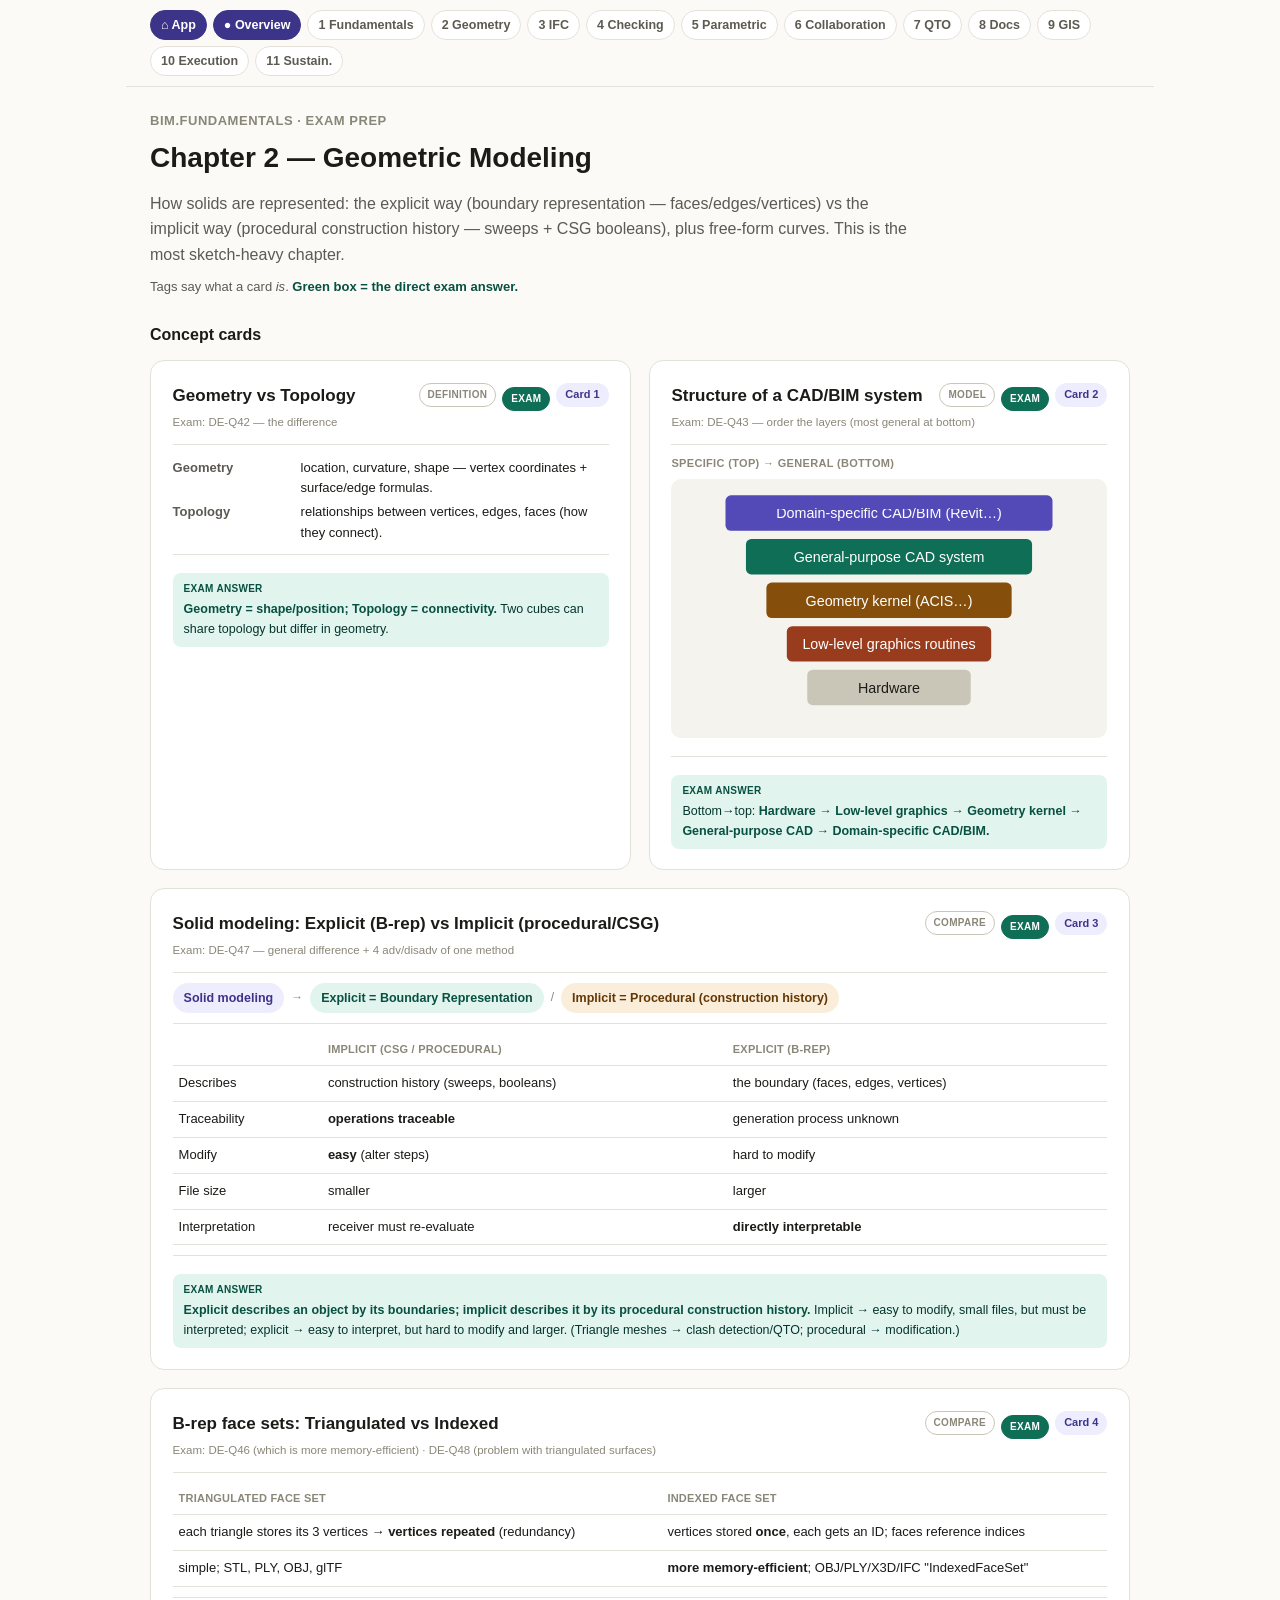
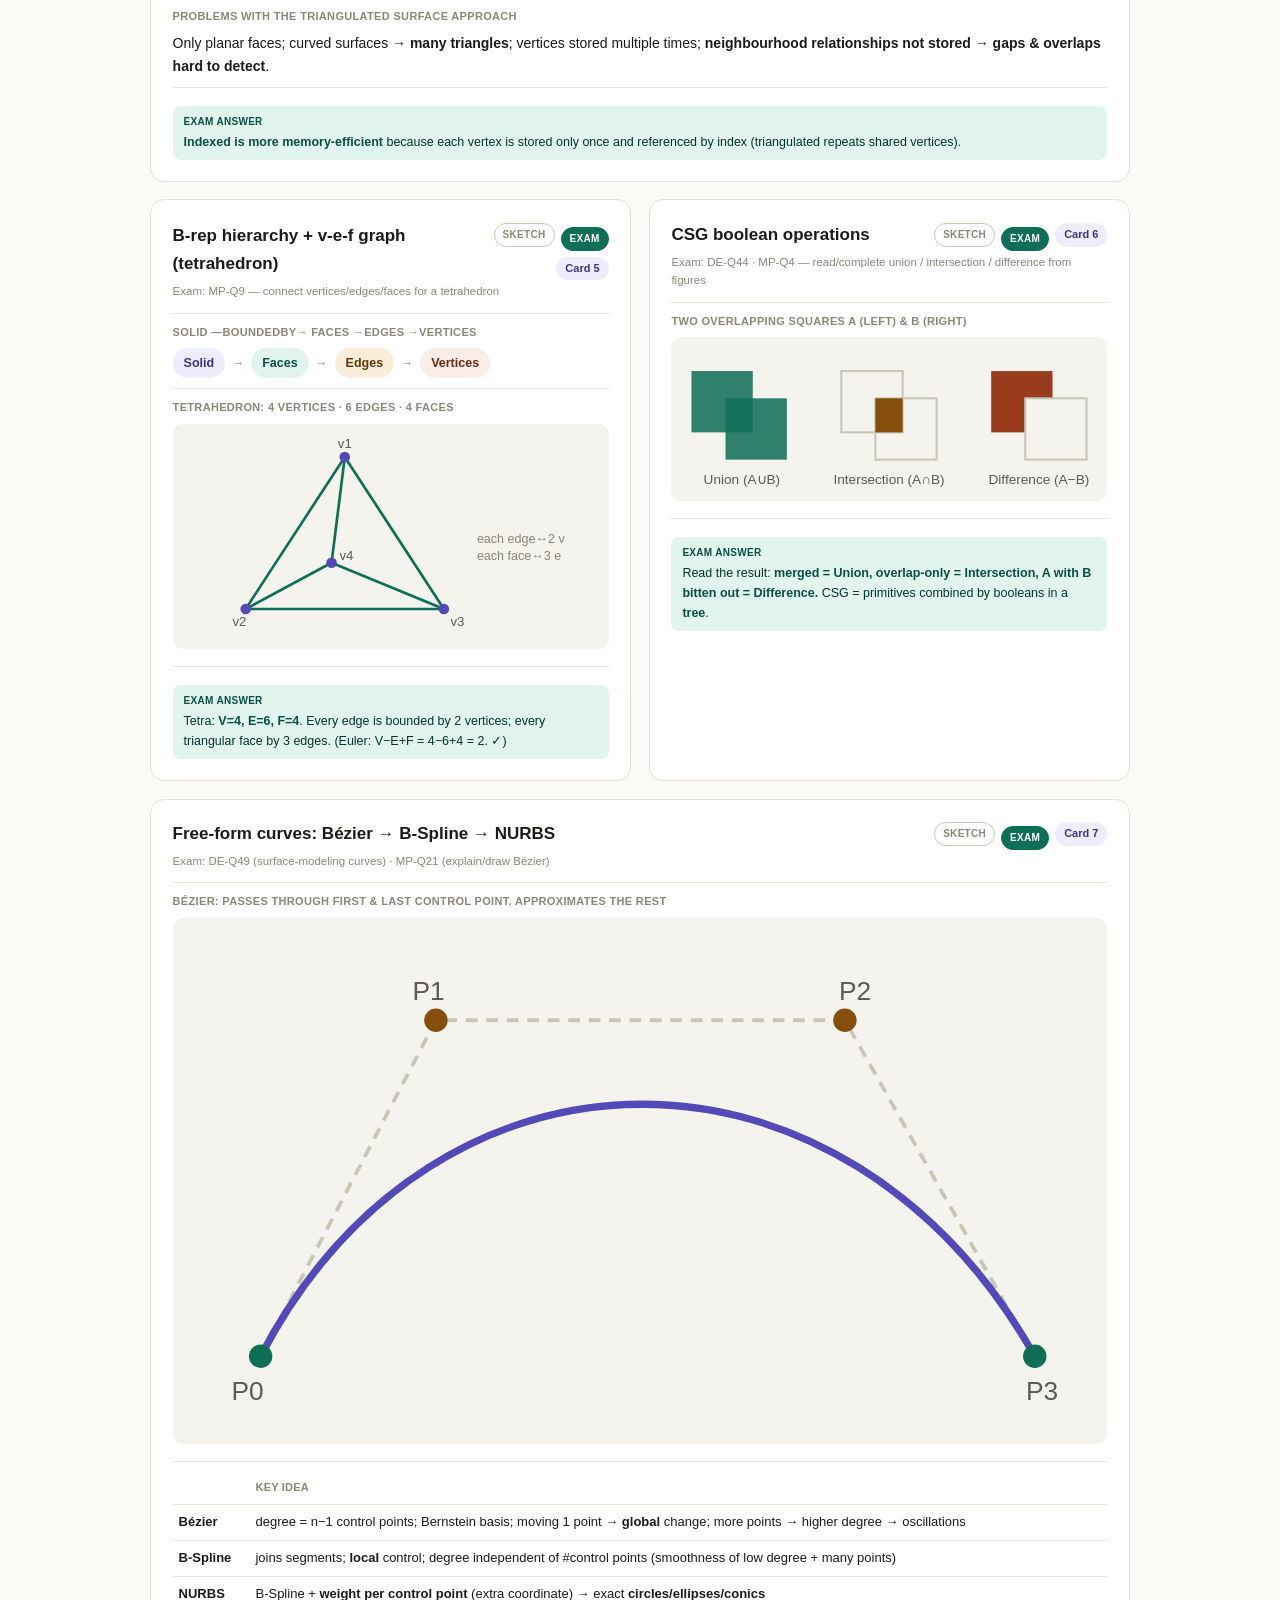
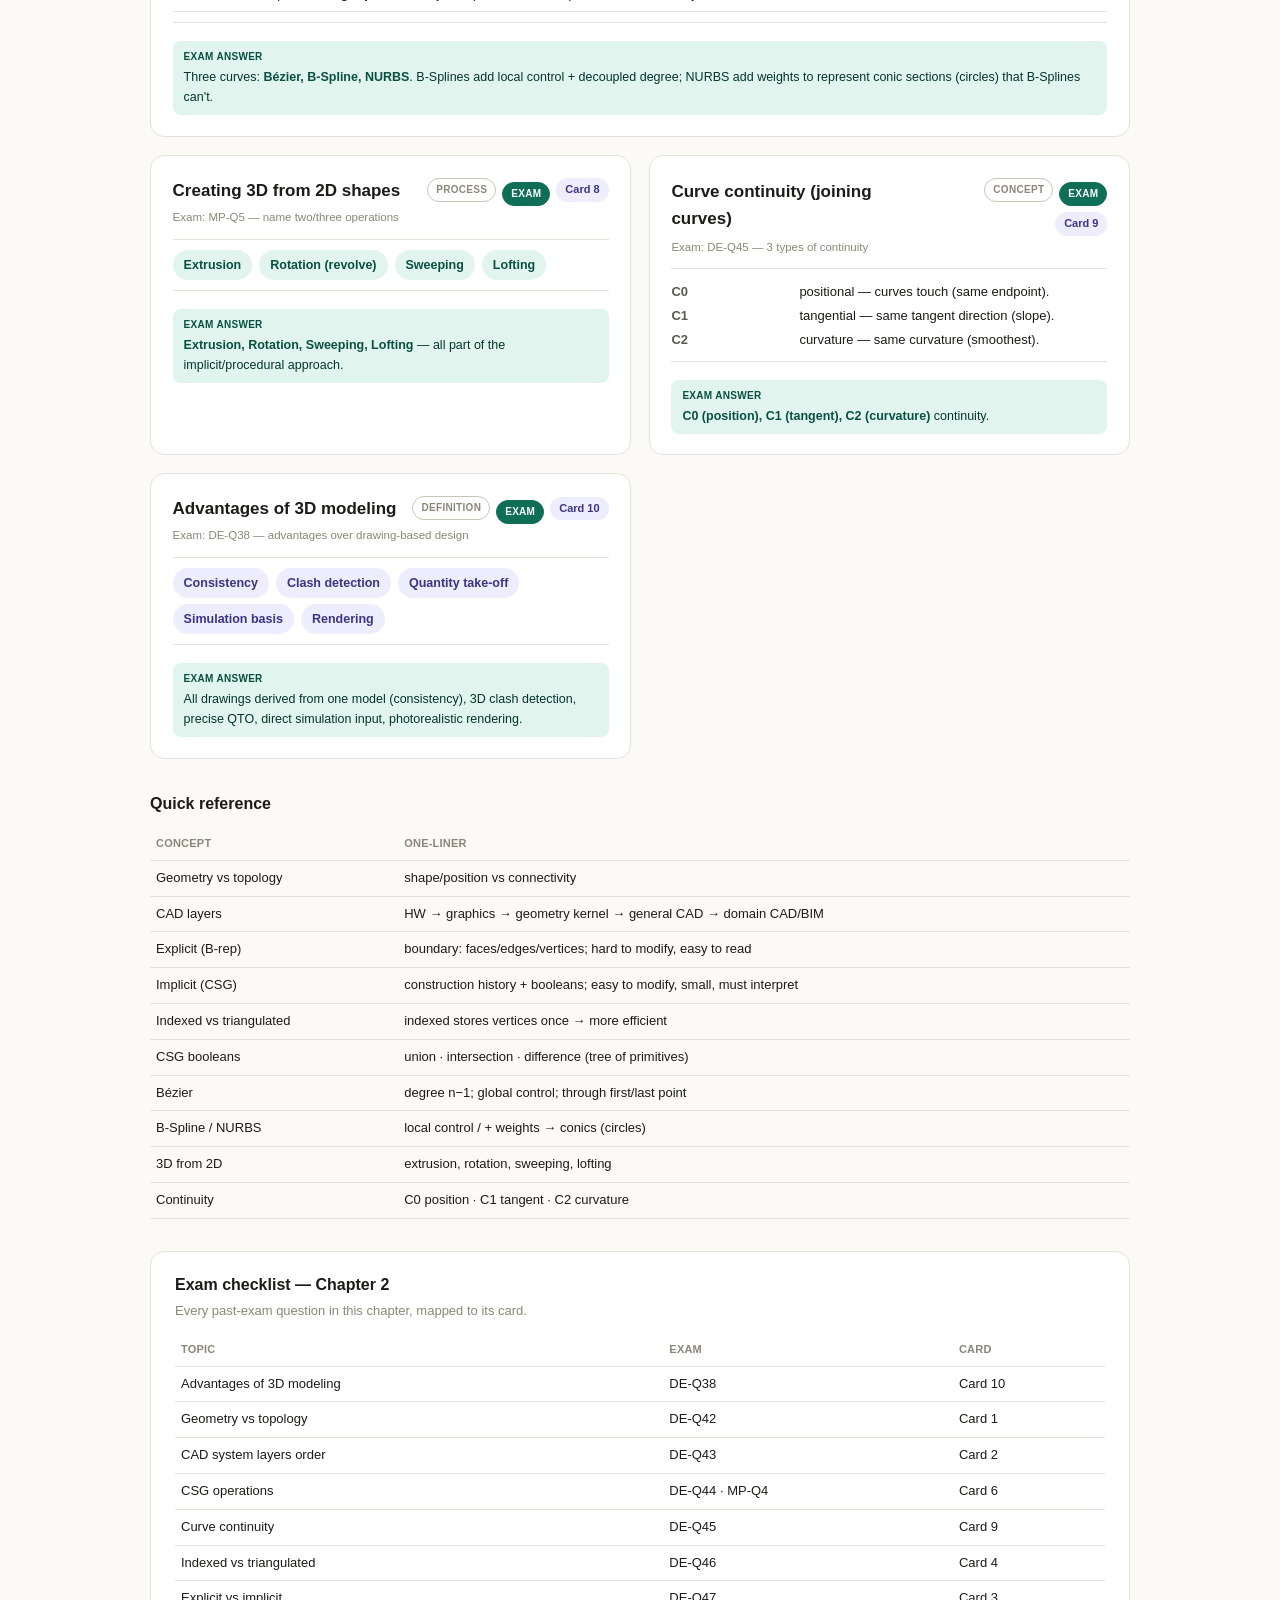
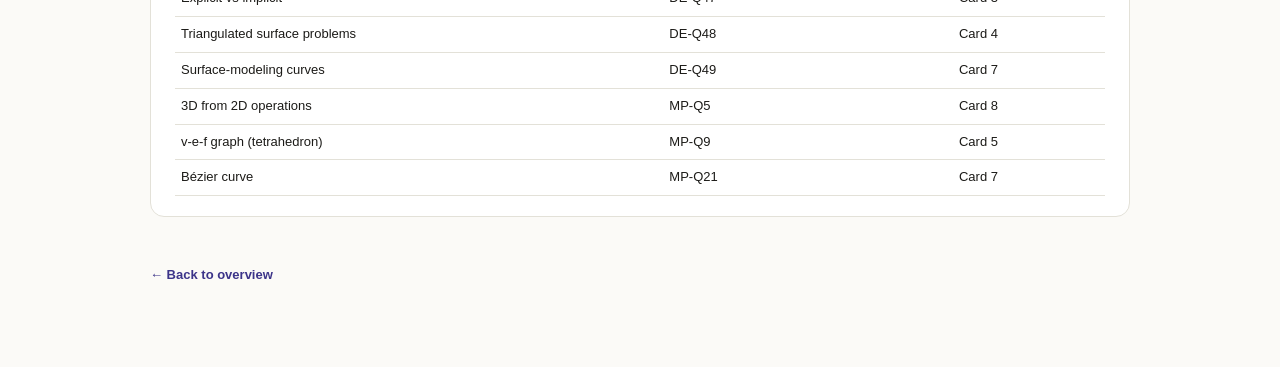
<file: StudyGuide/Ch02_GeometricModeling.html>
<!DOCTYPE html>
<html lang="en">
<head>
<meta charset="UTF-8">
<meta name="viewport" content="width=device-width, initial-scale=1">
<title>Chapter 2 — Geometric Modeling</title>
<link rel="stylesheet" href="styles.css">
</head>
<body>
<div class="wrap">

  <div class="nav"><a class="home" href="../index.html">&#8962; App</a>
    <a class="home" href="index.html">● Overview</a>
    <a href="Ch01_Fundamentals.html">1 Fundamentals</a>
    <a href="Ch02_GeometricModeling.html">2 Geometry</a>
    <a href="Ch03_IFC.html">3 IFC</a>
    <a href="Ch04_ModelChecking.html">4 Checking</a>
    <a href="Ch05_ParametricModeling.html">5 Parametric</a>
    <a href="Ch06_Collaboration.html">6 Collaboration</a>
    <a href="Ch07_QuantityTakeOff.html">7 QTO</a>
    <a href="Ch08_Documentation.html">8 Docs</a>
    <a href="Ch09_GIS.html">9 GIS</a>
    <a href="Ch10_ProjectExecution.html">10 Execution</a>
    <a href="Ch11_Sustainability.html">11 Sustain.</a>
  </div>

  <p class="kicker">BIM.fundamentals · Exam prep</p>
  <h1>Chapter 2 — Geometric Modeling</h1>
  <p class="lede">How solids are represented: the explicit way (boundary representation — faces/edges/vertices) vs the implicit way (procedural construction history — sweeps + CSG booleans), plus free-form curves. This is the most sketch-heavy chapter.</p>
  <p class="lede" style="margin-top:-14px;font-size:13px;">Tags say what a card <i>is</i>. <span style="color:var(--teal-800);font-weight:600;">Green box = the direct exam answer.</span></p>

  <h2 class="section">Concept cards</h2>
  <div class="cardgrid">

    <!-- Card 1: Geometry vs Topology -->
    <div class="card">
      <div class="card-head"><p class="card-title">Geometry vs Topology</p><div class="tagrow"><span class="roletag">Definition</span><span class="roletag exam">Exam</span><span class="tag">Card 1</span></div></div>
      <p class="unlocks">Exam: DE-Q42 — the difference</p>
      <div class="sect">
        <p class="kv"><b>Geometry</b> location, curvature, shape — vertex coordinates + surface/edge formulas.</p>
        <p class="kv"><b>Topology</b> relationships between vertices, edges, faces (how they connect).</p>
      </div>
      <div class="sect">
        <div class="exam"><span class="qs">Exam answer</span><b>Geometry = shape/position; Topology = connectivity.</b> Two cubes can share topology but differ in geometry.</div>
      </div>
    </div>

    <!-- Card 2: CAD layers -->
    <div class="card">
      <div class="card-head"><p class="card-title">Structure of a CAD/BIM system</p><div class="tagrow"><span class="roletag">Model</span><span class="roletag exam">Exam</span><span class="tag">Card 2</span></div></div>
      <p class="unlocks">Exam: DE-Q43 — order the layers (most general at bottom)</p>
      <div class="sect">
        <p class="label">Specific (top) → general (bottom)</p>
        <svg viewBox="0 0 320 190" style="width:100%;height:auto;background:var(--surface-2);border-radius:10px;">
          <g font-size="10.5" fill="#fff" text-anchor="middle">
            <rect x="40" y="12" width="240" height="26" rx="4" fill="var(--purple-600)"/><text x="160" y="29">Domain-specific CAD/BIM (Revit…)</text>
            <rect x="55" y="44" width="210" height="26" rx="4" fill="var(--teal-600)"/><text x="160" y="61">General-purpose CAD system</text>
            <rect x="70" y="76" width="180" height="26" rx="4" fill="var(--amber-600)"/><text x="160" y="93">Geometry kernel (ACIS…)</text>
            <rect x="85" y="108" width="150" height="26" rx="4" fill="var(--coral-600)"/><text x="160" y="125">Low-level graphics routines</text>
            <rect x="100" y="140" width="120" height="26" rx="4" fill="var(--border-strong)"/><text x="160" y="157" fill="#1c1b18">Hardware</text>
          </g>
        </svg>
      </div>
      <div class="sect">
        <div class="exam"><span class="qs">Exam answer</span>Bottom→top: <b>Hardware → Low-level graphics → Geometry kernel → General-purpose CAD → Domain-specific CAD/BIM.</b></div>
      </div>
    </div>

    <!-- Card 3: explicit vs implicit -->
    <div class="card wide">
      <div class="card-head"><p class="card-title">Solid modeling: Explicit (B-rep) vs Implicit (procedural/CSG)</p><div class="tagrow"><span class="roletag">Compare</span><span class="roletag exam">Exam</span><span class="tag">Card 3</span></div></div>
      <p class="unlocks">Exam: DE-Q47 — general difference + 4 adv/disadv of one method</p>
      <div class="sect">
        <div class="chain"><div class="chain-row"><span class="pill hl">Solid modeling</span><span class="arrow">→</span><span class="pill se">Explicit = Boundary Representation</span><span class="arrow">/</span><span class="pill ju">Implicit = Procedural (construction history)</span></div></div>
      </div>
      <div class="sect">
        <table class="ref" style="margin:0;">
          <tr><th></th><th>Implicit (CSG / procedural)</th><th>Explicit (B-rep)</th></tr>
          <tr><td>Describes</td><td>construction history (sweeps, booleans)</td><td>the boundary (faces, edges, vertices)</td></tr>
          <tr><td>Traceability</td><td><b>operations traceable</b></td><td>generation process unknown</td></tr>
          <tr><td>Modify</td><td><b>easy</b> (alter steps)</td><td>hard to modify</td></tr>
          <tr><td>File size</td><td>smaller</td><td>larger</td></tr>
          <tr><td>Interpretation</td><td>receiver must re-evaluate</td><td><b>directly interpretable</b></td></tr>
        </table>
      </div>
      <div class="sect">
        <div class="exam"><span class="qs">Exam answer</span><b>Explicit describes an object by its boundaries; implicit describes it by its procedural construction history.</b> Implicit → easy to modify, small files, but must be interpreted; explicit → easy to interpret, but hard to modify and larger. (Triangle meshes → clash detection/QTO; procedural → modification.)</div>
      </div>
    </div>

    <!-- Card 4: face sets -->
    <div class="card wide">
      <div class="card-head"><p class="card-title">B-rep face sets: Triangulated vs Indexed</p><div class="tagrow"><span class="roletag">Compare</span><span class="roletag exam">Exam</span><span class="tag">Card 4</span></div></div>
      <p class="unlocks">Exam: DE-Q46 (which is more memory-efficient) · DE-Q48 (problem with triangulated surfaces)</p>
      <div class="sect">
        <table class="ref" style="margin:0;">
          <tr><th>Triangulated Face Set</th><th>Indexed Face Set</th></tr>
          <tr><td>each triangle stores its 3 vertices → <b>vertices repeated</b> (redundancy)</td><td>vertices stored <b>once</b>, each gets an ID; faces reference indices</td></tr>
          <tr><td>simple; STL, PLY, OBJ, glTF</td><td><b>more memory-efficient</b>; OBJ/PLY/X3D/IFC "IndexedFaceSet"</td></tr>
        </table>
      </div>
      <div class="sect">
        <p class="label">Problems with the triangulated surface approach</p>
        <p class="bigpic">Only planar faces; curved surfaces → <b>many triangles</b>; vertices stored multiple times; <b>neighbourhood relationships not stored → gaps &amp; overlaps hard to detect</b>.</p>
      </div>
      <div class="sect">
        <div class="exam"><span class="qs">Exam answer</span><b>Indexed is more memory-efficient</b> because each vertex is stored only once and referenced by index (triangulated repeats shared vertices).</div>
      </div>
    </div>

    <!-- Card 5: vef tetrahedron -->
    <div class="card">
      <div class="card-head"><p class="card-title">B-rep hierarchy + v-e-f graph (tetrahedron)</p><div class="tagrow"><span class="roletag">Sketch</span><span class="roletag exam">Exam</span><span class="tag">Card 5</span></div></div>
      <p class="unlocks">Exam: MP-Q9 — connect vertices/edges/faces for a tetrahedron</p>
      <div class="sect">
        <p class="label">Solid —boundedBy→ Faces →Edges →Vertices</p>
        <div class="chain"><div class="chain-row"><span class="pill hl">Solid</span><span class="arrow">→</span><span class="pill se">Faces</span><span class="arrow">→</span><span class="pill ju">Edges</span><span class="arrow">→</span><span class="pill me">Vertices</span></div></div>
      </div>
      <div class="sect">
        <p class="label">Tetrahedron: 4 vertices · 6 edges · 4 faces</p>
        <svg viewBox="0 0 330 170" style="width:100%;height:auto;background:var(--surface-2);border-radius:10px;">
          <!-- vertices: apex v1 top, base v2 v3 v4 -->
          <!-- visible edges -->
          <polygon points="130,25 55,140 205,140" fill="none" stroke="var(--teal-600)" stroke-width="2"/>
          <line x1="130" y1="25" x2="120" y2="105" stroke="var(--teal-600)" stroke-width="2"/>
          <line x1="55" y1="140" x2="120" y2="105" stroke="var(--teal-600)" stroke-width="2"/>
          <line x1="205" y1="140" x2="120" y2="105" stroke="var(--teal-600)" stroke-width="2"/>
          <!-- back edges dashed -->
          <circle cx="130" cy="25" r="4" fill="var(--purple-600)"/><text x="130" y="18" font-size="10" text-anchor="middle" fill="var(--text-2)">v1</text>
          <circle cx="55" cy="140" r="4" fill="var(--purple-600)"/><text x="45" y="153" font-size="10" fill="var(--text-2)">v2</text>
          <circle cx="205" cy="140" r="4" fill="var(--purple-600)"/><text x="210" y="153" font-size="10" fill="var(--text-2)">v3</text>
          <circle cx="120" cy="105" r="4" fill="var(--purple-600)"/><text x="126" y="103" font-size="10" fill="var(--text-2)">v4</text>
          <text x="230" y="90" font-size="9.5" fill="var(--text-mut)">each edge↔2 v</text><text x="230" y="103" font-size="9.5" fill="var(--text-mut)">each face↔3 e</text>
        </svg>
      </div>
      <div class="sect">
        <div class="exam"><span class="qs">Exam answer</span>Tetra: <b>V=4, E=6, F=4</b>. Every edge is bounded by 2 vertices; every triangular face by 3 edges. (Euler: V−E+F = 4−6+4 = 2. ✓)</div>
      </div>
    </div>

    <!-- Card 6: CSG booleans -->
    <div class="card">
      <div class="card-head"><p class="card-title">CSG boolean operations</p><div class="tagrow"><span class="roletag">Sketch</span><span class="roletag exam">Exam</span><span class="tag">Card 6</span></div></div>
      <p class="unlocks">Exam: DE-Q44 · MP-Q4 — read/complete union / intersection / difference from figures</p>
      <div class="sect">
        <p class="label">Two overlapping squares A (left) &amp; B (right)</p>
        <svg viewBox="0 0 320 120" style="width:100%;height:auto;background:var(--surface-2);border-radius:10px;">
          <!-- Union -->
          <rect x="15" y="25" width="45" height="45" fill="var(--teal-600)" opacity="0.85"/><rect x="40" y="45" width="45" height="45" fill="var(--teal-600)" opacity="0.85"/>
          <text x="52" y="108" font-size="10" text-anchor="middle" fill="var(--text-2)">Union (A∪B)</text>
          <!-- Intersection -->
          <rect x="125" y="25" width="45" height="45" fill="none" stroke="var(--border-strong)" stroke-width="1.5"/><rect x="150" y="45" width="45" height="45" fill="none" stroke="var(--border-strong)" stroke-width="1.5"/>
          <rect x="150" y="45" width="20" height="25" fill="var(--amber-600)"/>
          <text x="160" y="108" font-size="10" text-anchor="middle" fill="var(--text-2)">Intersection (A∩B)</text>
          <!-- Difference -->
          <rect x="235" y="25" width="45" height="45" fill="var(--coral-600)"/><rect x="260" y="45" width="45" height="45" fill="var(--surface-2)" stroke="var(--border-strong)" stroke-width="1.5"/>
          <text x="270" y="108" font-size="10" text-anchor="middle" fill="var(--text-2)">Difference (A−B)</text>
        </svg>
      </div>
      <div class="sect">
        <div class="exam"><span class="qs">Exam answer</span>Read the result: <b>merged = Union, overlap-only = Intersection, A with B bitten out = Difference.</b> CSG = primitives combined by booleans in a <b>tree</b>.</div>
      </div>
    </div>

    <!-- Card 7: curves -->
    <div class="card wide">
      <div class="card-head"><p class="card-title">Free-form curves: Bézier → B-Spline → NURBS</p><div class="tagrow"><span class="roletag">Sketch</span><span class="roletag exam">Exam</span><span class="tag">Card 7</span></div></div>
      <p class="unlocks">Exam: DE-Q49 (surface-modeling curves) · MP-Q21 (explain/draw Bézier)</p>
      <div class="sect">
        <p class="label">Bézier: passes through first &amp; last control point, approximates the rest</p>
        <svg viewBox="0 0 320 180" style="width:100%;height:auto;background:var(--surface-2);border-radius:10px;">
          <!-- control polygon -->
          <polyline points="30,150 90,35 230,35 295,150" fill="none" stroke="var(--border-strong)" stroke-width="1.3" stroke-dasharray="4 3"/>
          <!-- cubic bezier curve (native SVG, exact) -->
          <path d="M30 150 C 90 35, 230 35, 295 150" fill="none" stroke="var(--purple-600)" stroke-width="2.5"/>
          <!-- control points -->
          <circle cx="30" cy="150" r="4" fill="var(--teal-600)"/><text x="20" y="165" font-size="9" fill="var(--text-2)">P0</text>
          <circle cx="90" cy="35" r="4" fill="var(--amber-600)"/><text x="82" y="28" font-size="9" fill="var(--text-2)">P1</text>
          <circle cx="230" cy="35" r="4" fill="var(--amber-600)"/><text x="228" y="28" font-size="9" fill="var(--text-2)">P2</text>
          <circle cx="295" cy="150" r="4" fill="var(--teal-600)"/><text x="292" y="165" font-size="9" fill="var(--text-2)">P3</text>
        </svg>
      </div>
      <div class="sect">
        <table class="ref" style="margin:0;">
          <tr><th></th><th>Key idea</th></tr>
          <tr><td><b>Bézier</b></td><td>degree = n−1 control points; Bernstein basis; moving 1 point → <b>global</b> change; more points → higher degree → oscillations</td></tr>
          <tr><td><b>B-Spline</b></td><td>joins segments; <b>local</b> control; degree independent of #control points (smoothness of low degree + many points)</td></tr>
          <tr><td><b>NURBS</b></td><td>B-Spline + <b>weight per control point</b> (extra coordinate) → exact <b>circles/ellipses/conics</b></td></tr>
        </table>
      </div>
      <div class="sect">
        <div class="exam"><span class="qs">Exam answer</span>Three curves: <b>Bézier, B-Spline, NURBS</b>. B-Splines add local control + decoupled degree; NURBS add weights to represent conic sections (circles) that B-Splines can't.</div>
      </div>
    </div>

    <!-- Card 8: 3D from 2D -->
    <div class="card">
      <div class="card-head"><p class="card-title">Creating 3D from 2D shapes</p><div class="tagrow"><span class="roletag">Process</span><span class="roletag exam">Exam</span><span class="tag">Card 8</span></div></div>
      <p class="unlocks">Exam: MP-Q5 — name two/three operations</p>
      <div class="sect">
        <div class="chain"><div class="chain-row"><span class="pill se">Extrusion</span><span class="pill se">Rotation (revolve)</span><span class="pill se">Sweeping</span><span class="pill se">Lofting</span></div></div>
      </div>
      <div class="sect">
        <div class="exam"><span class="qs">Exam answer</span><b>Extrusion, Rotation, Sweeping, Lofting</b> — all part of the implicit/procedural approach.</div>
      </div>
    </div>

    <!-- Card 9: continuity -->
    <div class="card">
      <div class="card-head"><p class="card-title">Curve continuity (joining curves)</p><div class="tagrow"><span class="roletag">Concept</span><span class="roletag exam">Exam</span><span class="tag">Card 9</span></div></div>
      <p class="unlocks">Exam: DE-Q45 — 3 types of continuity</p>
      <div class="sect">
        <p class="kv"><b>C0</b> positional — curves touch (same endpoint).</p>
        <p class="kv"><b>C1</b> tangential — same tangent direction (slope).</p>
        <p class="kv"><b>C2</b> curvature — same curvature (smoothest).</p>
      </div>
      <div class="sect">
        <div class="exam"><span class="qs">Exam answer</span><b>C0 (position), C1 (tangent), C2 (curvature)</b> continuity.</div>
      </div>
    </div>

    <!-- Card 10: advantages 3D -->
    <div class="card">
      <div class="card-head"><p class="card-title">Advantages of 3D modeling</p><div class="tagrow"><span class="roletag">Definition</span><span class="roletag exam">Exam</span><span class="tag">Card 10</span></div></div>
      <p class="unlocks">Exam: DE-Q38 — advantages over drawing-based design</p>
      <div class="sect">
        <div class="chain"><div class="chain-row"><span class="pill hl">Consistency</span><span class="pill hl">Clash detection</span><span class="pill hl">Quantity take-off</span></div><div class="chain-row"><span class="pill hl">Simulation basis</span><span class="pill hl">Rendering</span></div></div>
      </div>
      <div class="sect">
        <div class="exam"><span class="qs">Exam answer</span>All drawings derived from one model (consistency), 3D clash detection, precise QTO, direct simulation input, photorealistic rendering.</div>
      </div>
    </div>

  </div>

  <h2 class="section">Quick reference</h2>
  <table class="ref" style="margin-bottom:2rem;">
    <tr><th>Concept</th><th>One-liner</th></tr>
    <tr><td>Geometry vs topology</td><td>shape/position vs connectivity</td></tr>
    <tr><td>CAD layers</td><td>HW → graphics → geometry kernel → general CAD → domain CAD/BIM</td></tr>
    <tr><td>Explicit (B-rep)</td><td>boundary: faces/edges/vertices; hard to modify, easy to read</td></tr>
    <tr><td>Implicit (CSG)</td><td>construction history + booleans; easy to modify, small, must interpret</td></tr>
    <tr><td>Indexed vs triangulated</td><td>indexed stores vertices once → more efficient</td></tr>
    <tr><td>CSG booleans</td><td>union · intersection · difference (tree of primitives)</td></tr>
    <tr><td>Bézier</td><td>degree n−1; global control; through first/last point</td></tr>
    <tr><td>B-Spline / NURBS</td><td>local control / + weights → conics (circles)</td></tr>
    <tr><td>3D from 2D</td><td>extrusion, rotation, sweeping, lofting</td></tr>
    <tr><td>Continuity</td><td>C0 position · C1 tangent · C2 curvature</td></tr>
  </table>

  <div class="checklist">
    <h2>Exam checklist — Chapter 2</h2>
    <p class="sub">Every past-exam question in this chapter, mapped to its card.</p>
    <table class="ref">
      <tr><th>Topic</th><th>Exam</th><th>Card</th></tr>
      <tr><td>Advantages of 3D modeling</td><td>DE-Q38</td><td>Card 10</td></tr>
      <tr><td>Geometry vs topology</td><td>DE-Q42</td><td>Card 1</td></tr>
      <tr><td>CAD system layers order</td><td>DE-Q43</td><td>Card 2</td></tr>
      <tr><td>CSG operations</td><td>DE-Q44 · MP-Q4</td><td>Card 6</td></tr>
      <tr><td>Curve continuity</td><td>DE-Q45</td><td>Card 9</td></tr>
      <tr><td>Indexed vs triangulated</td><td>DE-Q46</td><td>Card 4</td></tr>
      <tr><td>Explicit vs implicit</td><td>DE-Q47</td><td>Card 3</td></tr>
      <tr><td>Triangulated surface problems</td><td>DE-Q48</td><td>Card 4</td></tr>
      <tr><td>Surface-modeling curves</td><td>DE-Q49</td><td>Card 7</td></tr>
      <tr><td>3D from 2D operations</td><td>MP-Q5</td><td>Card 8</td></tr>
      <tr><td>v-e-f graph (tetrahedron)</td><td>MP-Q9</td><td>Card 5</td></tr>
      <tr><td>Bézier curve</td><td>MP-Q21</td><td>Card 7</td></tr>
    </table>
  </div>

  <a class="back" href="index.html">← Back to overview</a>
</div>
</body>
</html>
</file>
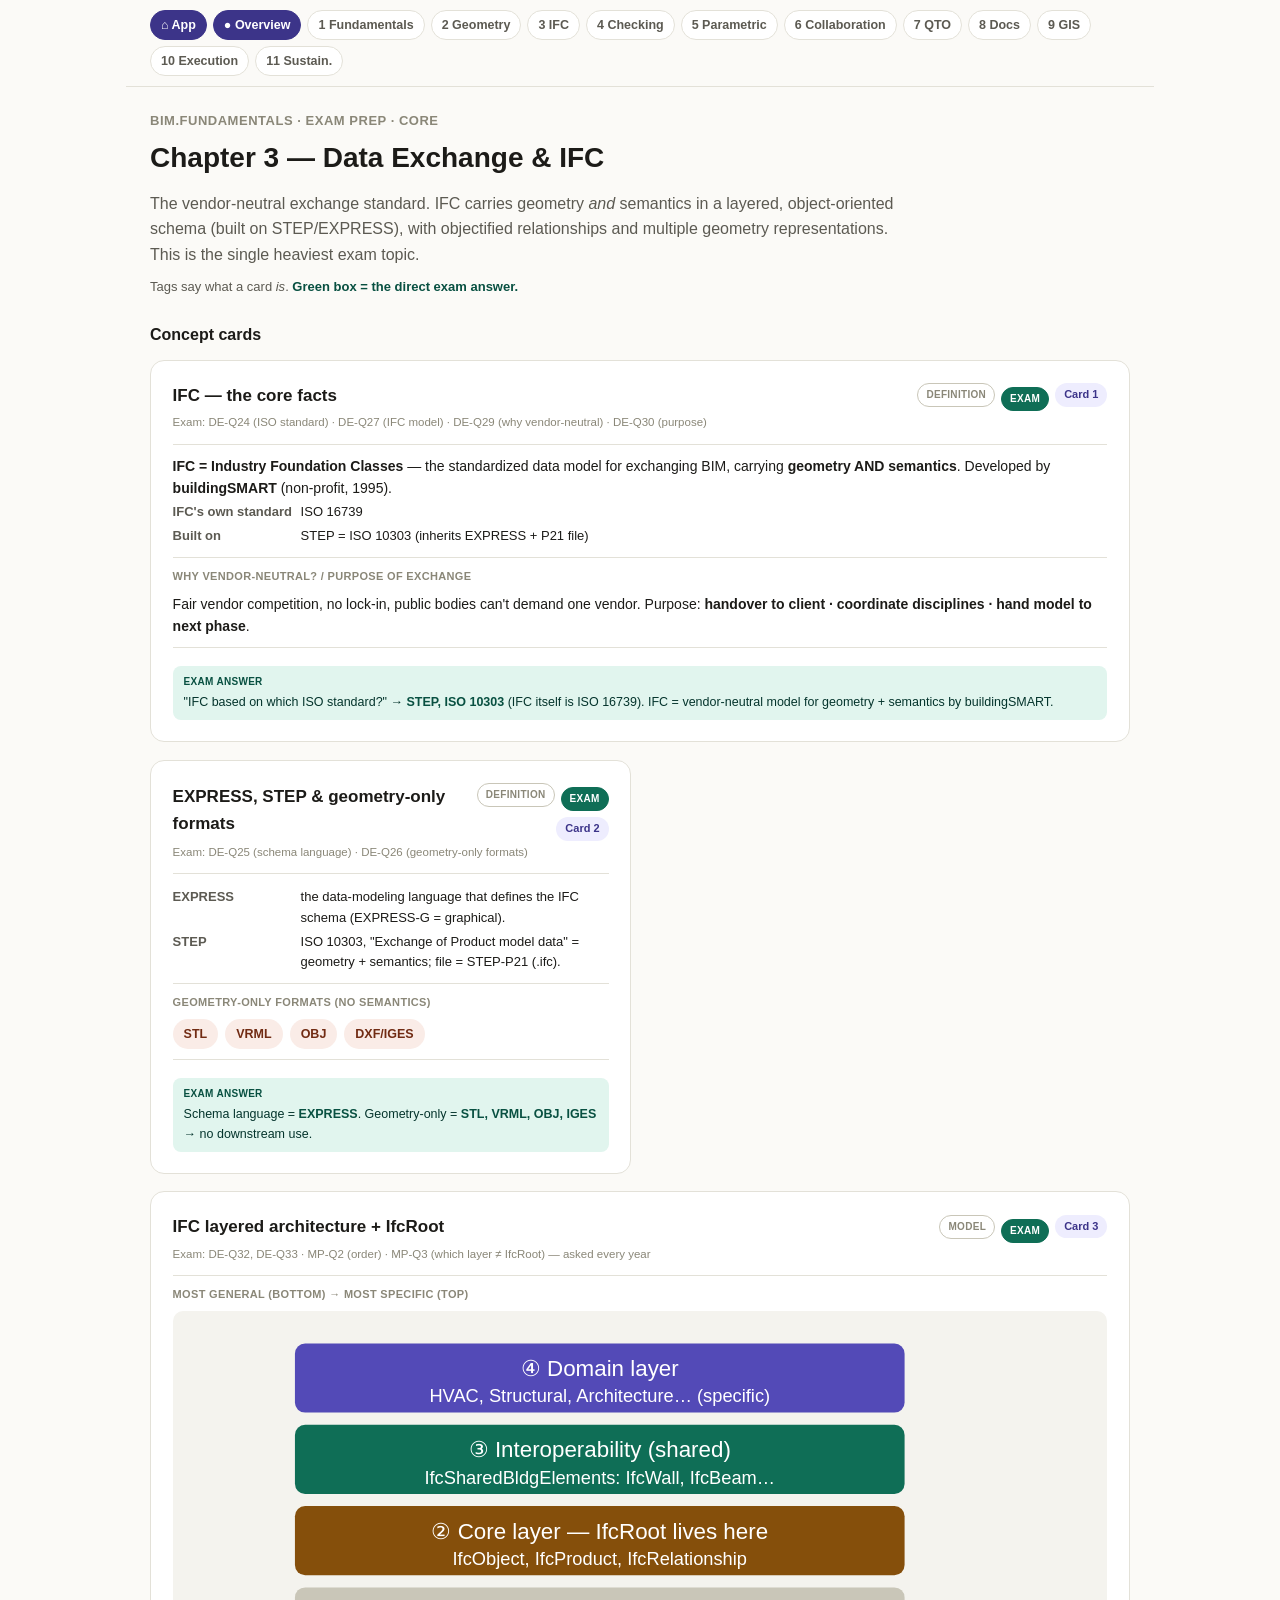
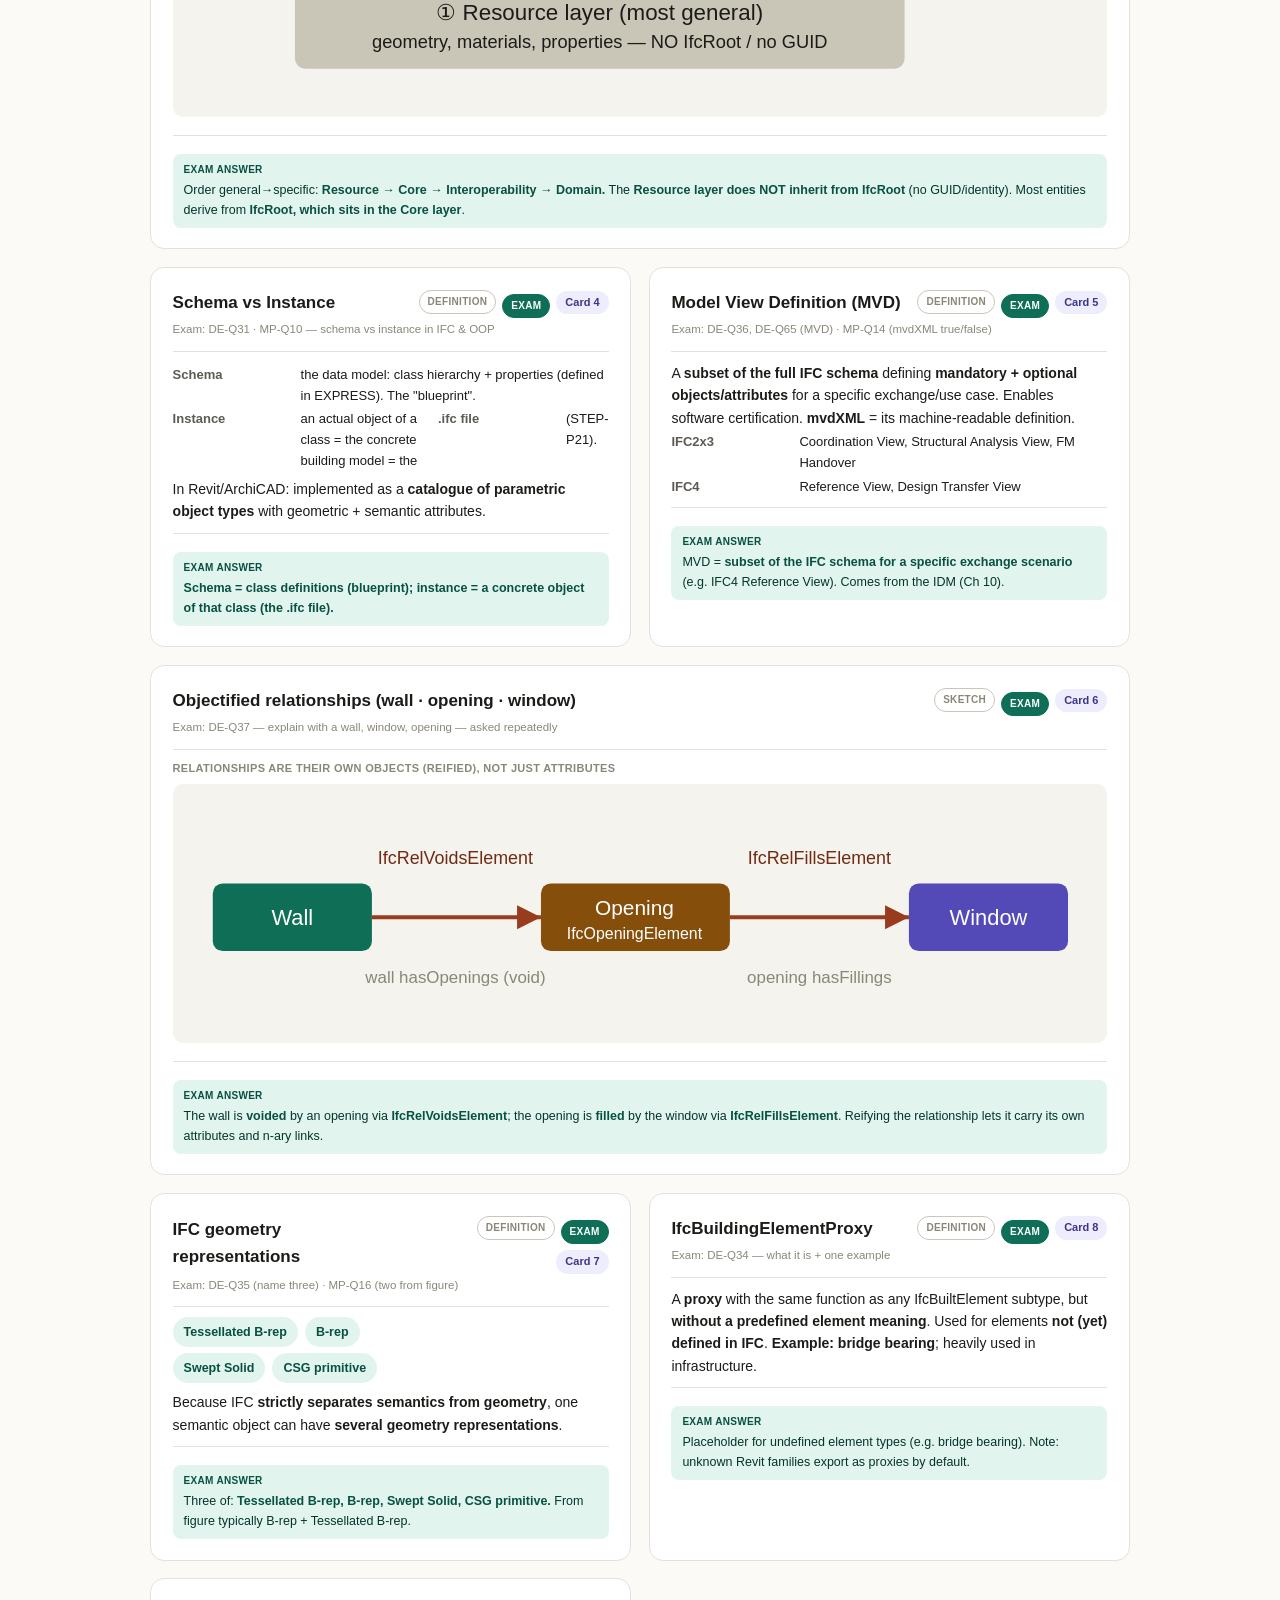
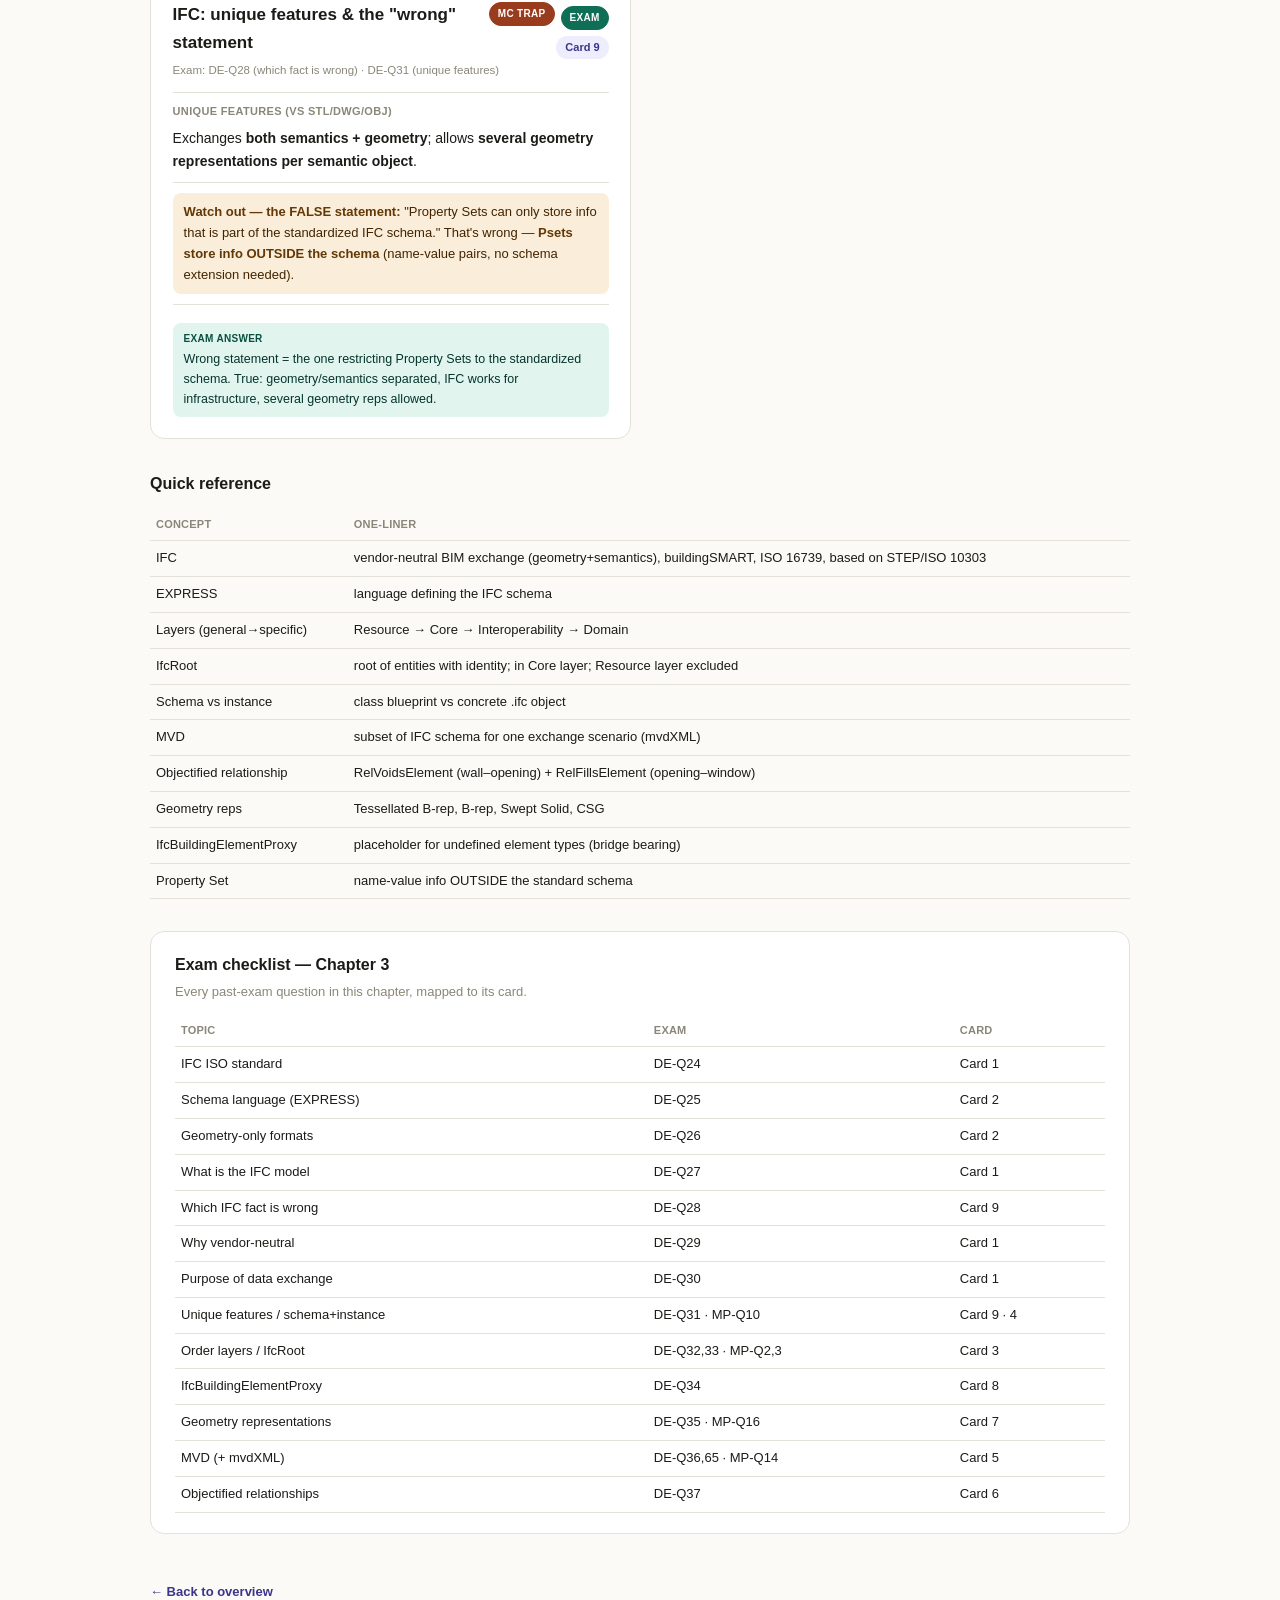
<file: StudyGuide/Ch03_IFC.html>
<!DOCTYPE html>
<html lang="en">
<head>
<meta charset="UTF-8">
<meta name="viewport" content="width=device-width, initial-scale=1">
<title>Chapter 3 — Data Exchange &amp; IFC</title>
<link rel="stylesheet" href="styles.css">
</head>
<body>
<div class="wrap">

  <div class="nav"><a class="home" href="../index.html">&#8962; App</a>
    <a class="home" href="index.html">● Overview</a>
    <a href="Ch01_Fundamentals.html">1 Fundamentals</a>
    <a href="Ch02_GeometricModeling.html">2 Geometry</a>
    <a href="Ch03_IFC.html">3 IFC</a>
    <a href="Ch04_ModelChecking.html">4 Checking</a>
    <a href="Ch05_ParametricModeling.html">5 Parametric</a>
    <a href="Ch06_Collaboration.html">6 Collaboration</a>
    <a href="Ch07_QuantityTakeOff.html">7 QTO</a>
    <a href="Ch08_Documentation.html">8 Docs</a>
    <a href="Ch09_GIS.html">9 GIS</a>
    <a href="Ch10_ProjectExecution.html">10 Execution</a>
    <a href="Ch11_Sustainability.html">11 Sustain.</a>
  </div>

  <p class="kicker">BIM.fundamentals · Exam prep · CORE</p>
  <h1>Chapter 3 — Data Exchange &amp; IFC</h1>
  <p class="lede">The vendor-neutral exchange standard. IFC carries geometry <i>and</i> semantics in a layered, object-oriented schema (built on STEP/EXPRESS), with objectified relationships and multiple geometry representations. This is the single heaviest exam topic.</p>
  <p class="lede" style="margin-top:-14px;font-size:13px;">Tags say what a card <i>is</i>. <span style="color:var(--teal-800);font-weight:600;">Green box = the direct exam answer.</span></p>

  <h2 class="section">Concept cards</h2>
  <div class="cardgrid">

    <!-- Card 1: IFC core -->
    <div class="card wide">
      <div class="card-head"><p class="card-title">IFC — the core facts</p><div class="tagrow"><span class="roletag">Definition</span><span class="roletag exam">Exam</span><span class="tag">Card 1</span></div></div>
      <p class="unlocks">Exam: DE-Q24 (ISO standard) · DE-Q27 (IFC model) · DE-Q29 (why vendor-neutral) · DE-Q30 (purpose)</p>
      <div class="sect">
        <p class="bigpic"><b>IFC = Industry Foundation Classes</b> — the standardized data model for exchanging BIM, carrying <b>geometry AND semantics</b>. Developed by <b>buildingSMART</b> (non-profit, 1995).</p>
        <p class="kv"><b>IFC's own standard</b> ISO 16739</p>
        <p class="kv"><b>Built on</b> STEP = ISO 10303 (inherits EXPRESS + P21 file)</p>
      </div>
      <div class="sect">
        <p class="label">Why vendor-neutral? / purpose of exchange</p>
        <p class="bigpic">Fair vendor competition, no lock-in, public bodies can't demand one vendor. Purpose: <b>handover to client · coordinate disciplines · hand model to next phase</b>.</p>
      </div>
      <div class="sect">
        <div class="exam"><span class="qs">Exam answer</span>"IFC based on which ISO standard?" → <b>STEP, ISO 10303</b> (IFC itself is ISO 16739). IFC = vendor-neutral model for geometry + semantics by buildingSMART.</div>
      </div>
    </div>

    <!-- Card 2: EXPRESS/STEP/formats -->
    <div class="card">
      <div class="card-head"><p class="card-title">EXPRESS, STEP &amp; geometry-only formats</p><div class="tagrow"><span class="roletag">Definition</span><span class="roletag exam">Exam</span><span class="tag">Card 2</span></div></div>
      <p class="unlocks">Exam: DE-Q25 (schema language) · DE-Q26 (geometry-only formats)</p>
      <div class="sect">
        <p class="kv"><b>EXPRESS</b> the data-modeling language that defines the IFC schema (EXPRESS-G = graphical).</p>
        <p class="kv"><b>STEP</b> ISO 10303, "Exchange of Product model data" = geometry + semantics; file = STEP-P21 (.ifc).</p>
      </div>
      <div class="sect">
        <p class="label">Geometry-only formats (no semantics)</p>
        <div class="chain"><div class="chain-row"><span class="pill me">STL</span><span class="pill me">VRML</span><span class="pill me">OBJ</span><span class="pill me">DXF/IGES</span></div></div>
      </div>
      <div class="sect">
        <div class="exam"><span class="qs">Exam answer</span>Schema language = <b>EXPRESS</b>. Geometry-only = <b>STL, VRML, OBJ, IGES</b> → no downstream use.</div>
      </div>
    </div>

    <!-- Card 3: IFC layers -->
    <div class="card wide">
      <div class="card-head"><p class="card-title">IFC layered architecture + IfcRoot</p><div class="tagrow"><span class="roletag">Model</span><span class="roletag exam">Exam</span><span class="tag">Card 3</span></div></div>
      <p class="unlocks">Exam: DE-Q32, DE-Q33 · MP-Q2 (order) · MP-Q3 (which layer ≠ IfcRoot) — asked every year</p>
      <div class="sect">
        <p class="label">Most general (bottom) → most specific (top)</p>
        <svg viewBox="0 0 460 200" style="width:100%;height:auto;background:var(--surface-2);border-radius:10px;">
          <g font-size="11" fill="#fff">
            <rect x="60" y="16" width="300" height="34" rx="5" fill="var(--purple-600)"/><text x="210" y="32" text-anchor="middle">④ Domain layer</text><text x="210" y="45" text-anchor="middle" font-size="9">HVAC, Structural, Architecture… (specific)</text>
            <rect x="60" y="56" width="300" height="34" rx="5" fill="var(--teal-600)"/><text x="210" y="72" text-anchor="middle">③ Interoperability (shared)</text><text x="210" y="85" text-anchor="middle" font-size="9">IfcSharedBldgElements: IfcWall, IfcBeam…</text>
            <rect x="60" y="96" width="300" height="34" rx="5" fill="var(--amber-600)"/><text x="210" y="112" text-anchor="middle">② Core layer — IfcRoot lives here</text><text x="210" y="125" text-anchor="middle" font-size="9">IfcObject, IfcProduct, IfcRelationship</text>
            <rect x="60" y="136" width="300" height="40" rx="5" fill="var(--border-strong)"/><text x="210" y="152" text-anchor="middle" fill="#1c1b18">① Resource layer (most general)</text><text x="210" y="166" text-anchor="middle" font-size="9" fill="#1c1b18">geometry, materials, properties — NO IfcRoot / no GUID</text>
          </g>
          <text x="20" y="30" font-size="9.5" fill="var(--text-2)" transform="rotate(-90 20 100)" text-anchor="middle">specific → general</text>
        </svg>
      </div>
      <div class="sect">
        <div class="exam"><span class="qs">Exam answer</span>Order general→specific: <b>Resource → Core → Interoperability → Domain.</b> The <b>Resource layer does NOT inherit from IfcRoot</b> (no GUID/identity). Most entities derive from <b>IfcRoot, which sits in the Core layer</b>.</div>
      </div>
    </div>

    <!-- Card 4: schema vs instance -->
    <div class="card">
      <div class="card-head"><p class="card-title">Schema vs Instance</p><div class="tagrow"><span class="roletag">Definition</span><span class="roletag exam">Exam</span><span class="tag">Card 4</span></div></div>
      <p class="unlocks">Exam: DE-Q31 · MP-Q10 — schema vs instance in IFC &amp; OOP</p>
      <div class="sect">
        <p class="kv"><b>Schema</b> the data model: class hierarchy + properties (defined in EXPRESS). The "blueprint".</p>
        <p class="kv"><b>Instance</b> an actual object of a class = the concrete building model = the <b>.ifc file</b> (STEP-P21).</p>
        <p class="bigpic" style="margin-top:6px;">In Revit/ArchiCAD: implemented as a <b>catalogue of parametric object types</b> with geometric + semantic attributes.</p>
      </div>
      <div class="sect">
        <div class="exam"><span class="qs">Exam answer</span><b>Schema = class definitions (blueprint); instance = a concrete object of that class (the .ifc file).</b></div>
      </div>
    </div>

    <!-- Card 5: MVD -->
    <div class="card">
      <div class="card-head"><p class="card-title">Model View Definition (MVD)</p><div class="tagrow"><span class="roletag">Definition</span><span class="roletag exam">Exam</span><span class="tag">Card 5</span></div></div>
      <p class="unlocks">Exam: DE-Q36, DE-Q65 (MVD) · MP-Q14 (mvdXML true/false)</p>
      <div class="sect">
        <p class="bigpic">A <b>subset of the full IFC schema</b> defining <b>mandatory + optional objects/attributes</b> for a specific exchange/use case. Enables software certification. <b>mvdXML</b> = its machine-readable definition.</p>
        <p class="kv"><b>IFC2x3</b> Coordination View, Structural Analysis View, FM Handover</p>
        <p class="kv"><b>IFC4</b> Reference View, Design Transfer View</p>
      </div>
      <div class="sect">
        <div class="exam"><span class="qs">Exam answer</span>MVD = <b>subset of the IFC schema for a specific exchange scenario</b> (e.g. IFC4 Reference View). Comes from the IDM (Ch 10).</div>
      </div>
    </div>

    <!-- Card 6: objectified relationships -->
    <div class="card wide">
      <div class="card-head"><p class="card-title">Objectified relationships (wall · opening · window)</p><div class="tagrow"><span class="roletag">Sketch</span><span class="roletag exam">Exam</span><span class="tag">Card 6</span></div></div>
      <p class="unlocks">Exam: DE-Q37 — explain with a wall, window, opening — asked repeatedly</p>
      <div class="sect">
        <p class="label">Relationships are their OWN objects (reified), not just attributes</p>
        <svg viewBox="0 0 470 130" style="width:100%;height:auto;background:var(--surface-2);border-radius:10px;">
          <rect x="20" y="50" width="80" height="34" rx="5" fill="var(--teal-600)"/><text x="60" y="71" font-size="11" fill="#fff" text-anchor="middle">Wall</text>
          <rect x="185" y="50" width="95" height="34" rx="5" fill="var(--amber-600)"/><text x="232" y="66" font-size="10.5" fill="#fff" text-anchor="middle">Opening</text><text x="232" y="78" font-size="8" fill="#fff" text-anchor="middle">IfcOpeningElement</text>
          <rect x="370" y="50" width="80" height="34" rx="5" fill="var(--purple-600)"/><text x="410" y="71" font-size="11" fill="#fff" text-anchor="middle">Window</text>
          <!-- relationship diamonds -->
          <text x="142" y="40" font-size="9" fill="var(--coral-800)" text-anchor="middle">IfcRelVoidsElement</text>
          <line x1="100" y1="67" x2="185" y2="67" stroke="var(--coral-600)" stroke-width="2" marker-end="url(#a2)"/>
          <text x="325" y="40" font-size="9" fill="var(--coral-800)" text-anchor="middle">IfcRelFillsElement</text>
          <line x1="280" y1="67" x2="370" y2="67" stroke="var(--coral-600)" stroke-width="2" marker-end="url(#a2)"/>
          <text x="142" y="100" font-size="8.5" fill="var(--text-mut)" text-anchor="middle">wall hasOpenings (void)</text>
          <text x="325" y="100" font-size="8.5" fill="var(--text-mut)" text-anchor="middle">opening hasFillings</text>
          <defs><marker id="a2" markerWidth="8" markerHeight="8" refX="6" refY="3" orient="auto"><path d="M0 0 L6 3 L0 6 z" fill="var(--coral-600)"/></marker></defs>
        </svg>
      </div>
      <div class="sect">
        <div class="exam"><span class="qs">Exam answer</span>The wall is <b>voided</b> by an opening via <b>IfcRelVoidsElement</b>; the opening is <b>filled</b> by the window via <b>IfcRelFillsElement</b>. Reifying the relationship lets it carry its own attributes and n-ary links.</div>
      </div>
    </div>

    <!-- Card 7: geometry representations -->
    <div class="card">
      <div class="card-head"><p class="card-title">IFC geometry representations</p><div class="tagrow"><span class="roletag">Definition</span><span class="roletag exam">Exam</span><span class="tag">Card 7</span></div></div>
      <p class="unlocks">Exam: DE-Q35 (name three) · MP-Q16 (two from figure)</p>
      <div class="sect">
        <div class="chain"><div class="chain-row"><span class="pill se">Tessellated B-rep</span><span class="pill se">B-rep</span></div><div class="chain-row"><span class="pill se">Swept Solid</span><span class="pill se">CSG primitive</span></div></div>
        <p class="bigpic" style="margin-top:8px;">Because IFC <b>strictly separates semantics from geometry</b>, one semantic object can have <b>several geometry representations</b>.</p>
      </div>
      <div class="sect">
        <div class="exam"><span class="qs">Exam answer</span>Three of: <b>Tessellated B-rep, B-rep, Swept Solid, CSG primitive.</b> From figure typically B-rep + Tessellated B-rep.</div>
      </div>
    </div>

    <!-- Card 8: proxy -->
    <div class="card">
      <div class="card-head"><p class="card-title">IfcBuildingElementProxy</p><div class="tagrow"><span class="roletag">Definition</span><span class="roletag exam">Exam</span><span class="tag">Card 8</span></div></div>
      <p class="unlocks">Exam: DE-Q34 — what it is + one example</p>
      <div class="sect">
        <p class="bigpic">A <b>proxy</b> with the same function as any IfcBuiltElement subtype, but <b>without a predefined element meaning</b>. Used for elements <b>not (yet) defined in IFC</b>. <b>Example: bridge bearing</b>; heavily used in infrastructure.</p>
      </div>
      <div class="sect">
        <div class="exam"><span class="qs">Exam answer</span>Placeholder for undefined element types (e.g. bridge bearing). Note: unknown Revit families export as proxies by default.</div>
      </div>
    </div>

    <!-- Card 9: IFC facts wrong / unique features -->
    <div class="card">
      <div class="card-head"><p class="card-title">IFC: unique features &amp; the "wrong" statement</p><div class="tagrow"><span class="roletag calc">MC trap</span><span class="roletag exam">Exam</span><span class="tag">Card 9</span></div></div>
      <p class="unlocks">Exam: DE-Q28 (which fact is wrong) · DE-Q31 (unique features)</p>
      <div class="sect">
        <p class="label">Unique features (vs STL/DWG/OBJ)</p>
        <p class="bigpic">Exchanges <b>both semantics + geometry</b>; allows <b>several geometry representations per semantic object</b>.</p>
      </div>
      <div class="sect">
        <p class="watch"><b>Watch out — the FALSE statement:</b> "Property Sets can only store info that is part of the standardized IFC schema." That's wrong — <b>Psets store info OUTSIDE the schema</b> (name-value pairs, no schema extension needed).</p>
      </div>
      <div class="sect">
        <div class="exam"><span class="qs">Exam answer</span>Wrong statement = the one restricting Property Sets to the standardized schema. True: geometry/semantics separated, IFC works for infrastructure, several geometry reps allowed.</div>
      </div>
    </div>

  </div>

  <h2 class="section">Quick reference</h2>
  <table class="ref" style="margin-bottom:2rem;">
    <tr><th>Concept</th><th>One-liner</th></tr>
    <tr><td>IFC</td><td>vendor-neutral BIM exchange (geometry+semantics), buildingSMART, ISO 16739, based on STEP/ISO 10303</td></tr>
    <tr><td>EXPRESS</td><td>language defining the IFC schema</td></tr>
    <tr><td>Layers (general→specific)</td><td>Resource → Core → Interoperability → Domain</td></tr>
    <tr><td>IfcRoot</td><td>root of entities with identity; in Core layer; Resource layer excluded</td></tr>
    <tr><td>Schema vs instance</td><td>class blueprint vs concrete .ifc object</td></tr>
    <tr><td>MVD</td><td>subset of IFC schema for one exchange scenario (mvdXML)</td></tr>
    <tr><td>Objectified relationship</td><td>RelVoidsElement (wall–opening) + RelFillsElement (opening–window)</td></tr>
    <tr><td>Geometry reps</td><td>Tessellated B-rep, B-rep, Swept Solid, CSG</td></tr>
    <tr><td>IfcBuildingElementProxy</td><td>placeholder for undefined element types (bridge bearing)</td></tr>
    <tr><td>Property Set</td><td>name-value info OUTSIDE the standard schema</td></tr>
  </table>

  <div class="checklist">
    <h2>Exam checklist — Chapter 3</h2>
    <p class="sub">Every past-exam question in this chapter, mapped to its card.</p>
    <table class="ref">
      <tr><th>Topic</th><th>Exam</th><th>Card</th></tr>
      <tr><td>IFC ISO standard</td><td>DE-Q24</td><td>Card 1</td></tr>
      <tr><td>Schema language (EXPRESS)</td><td>DE-Q25</td><td>Card 2</td></tr>
      <tr><td>Geometry-only formats</td><td>DE-Q26</td><td>Card 2</td></tr>
      <tr><td>What is the IFC model</td><td>DE-Q27</td><td>Card 1</td></tr>
      <tr><td>Which IFC fact is wrong</td><td>DE-Q28</td><td>Card 9</td></tr>
      <tr><td>Why vendor-neutral</td><td>DE-Q29</td><td>Card 1</td></tr>
      <tr><td>Purpose of data exchange</td><td>DE-Q30</td><td>Card 1</td></tr>
      <tr><td>Unique features / schema+instance</td><td>DE-Q31 · MP-Q10</td><td>Card 9 · 4</td></tr>
      <tr><td>Order layers / IfcRoot</td><td>DE-Q32,33 · MP-Q2,3</td><td>Card 3</td></tr>
      <tr><td>IfcBuildingElementProxy</td><td>DE-Q34</td><td>Card 8</td></tr>
      <tr><td>Geometry representations</td><td>DE-Q35 · MP-Q16</td><td>Card 7</td></tr>
      <tr><td>MVD (+ mvdXML)</td><td>DE-Q36,65 · MP-Q14</td><td>Card 5</td></tr>
      <tr><td>Objectified relationships</td><td>DE-Q37</td><td>Card 6</td></tr>
    </table>
  </div>

  <a class="back" href="index.html">← Back to overview</a>
</div>
</body>
</html>
</file>
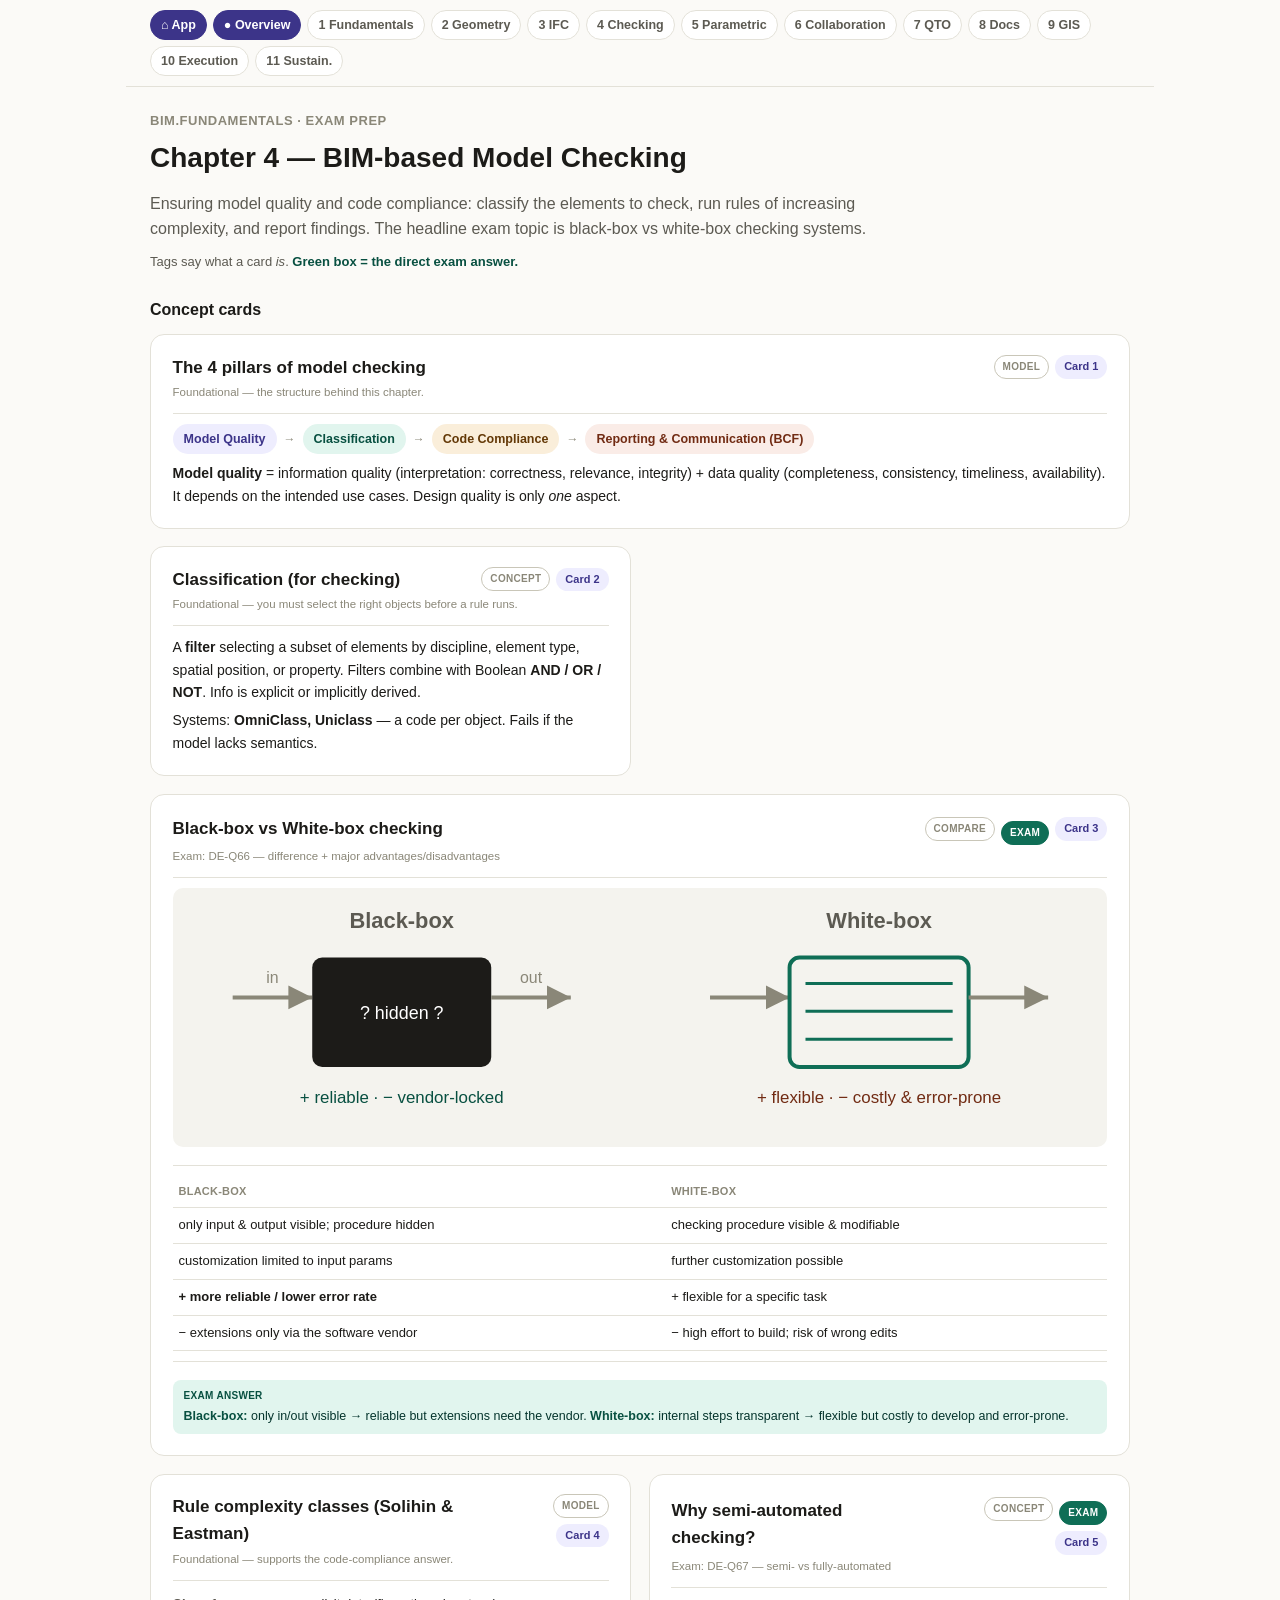
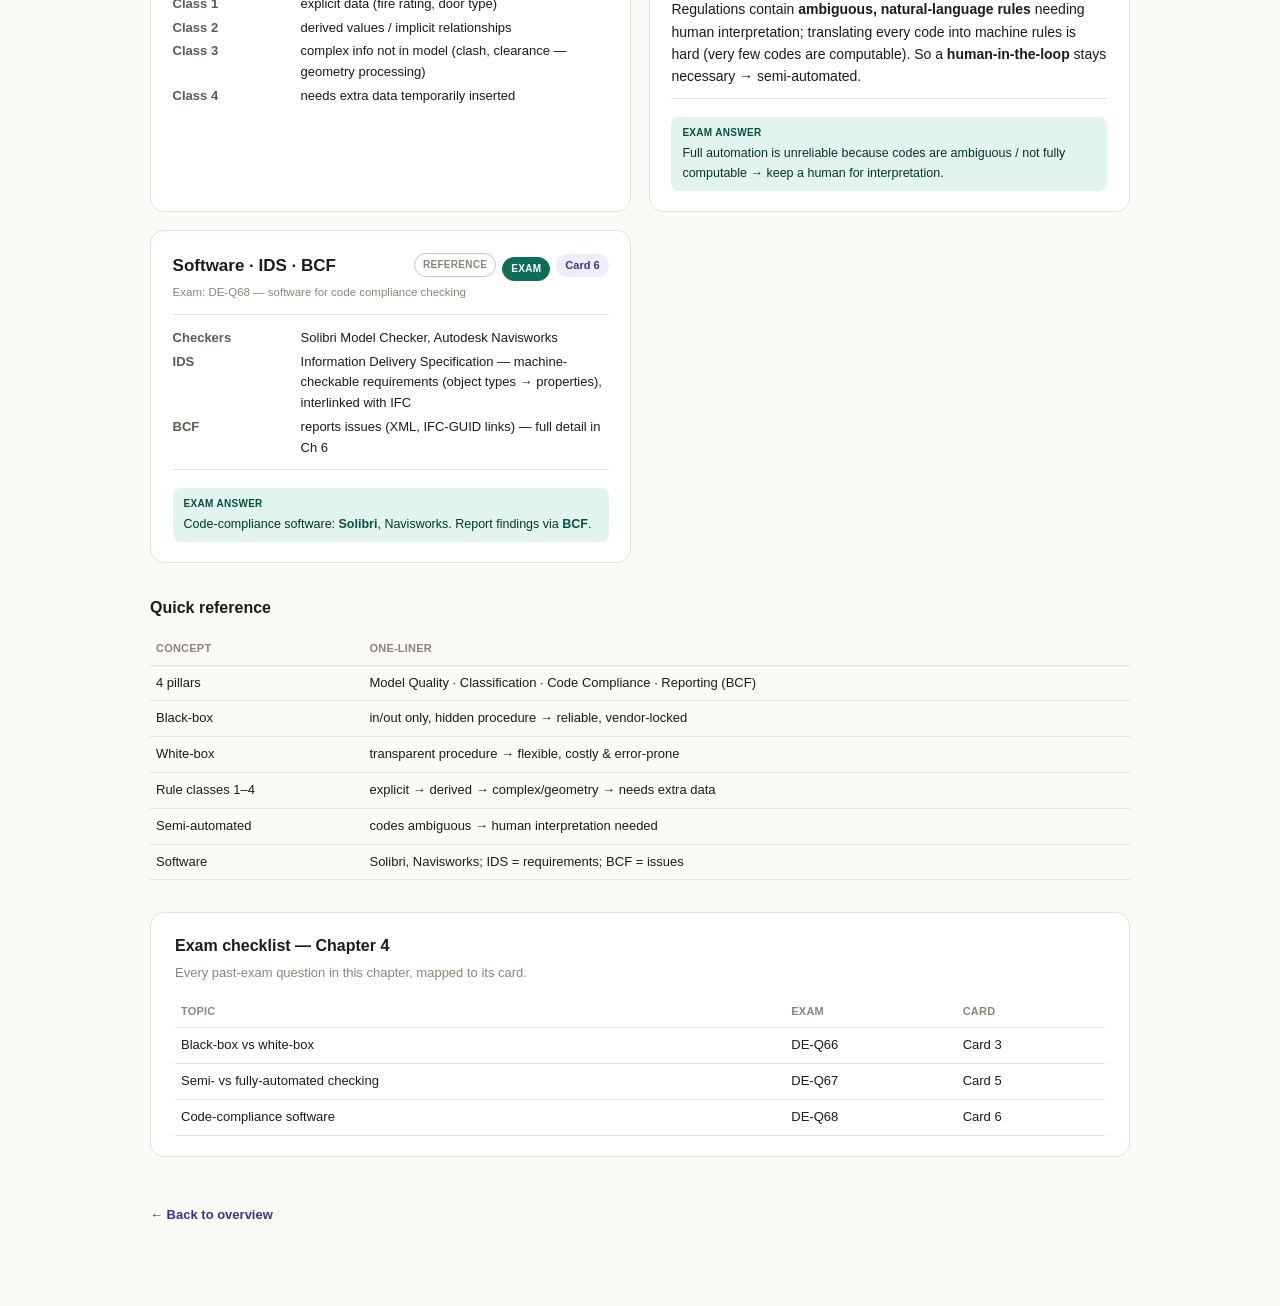
<file: StudyGuide/Ch04_ModelChecking.html>
<!DOCTYPE html>
<html lang="en">
<head>
<meta charset="UTF-8">
<meta name="viewport" content="width=device-width, initial-scale=1">
<title>Chapter 4 — Model Checking</title>
<link rel="stylesheet" href="styles.css">
</head>
<body>
<div class="wrap">

  <div class="nav"><a class="home" href="../index.html">&#8962; App</a>
    <a class="home" href="index.html">● Overview</a>
    <a href="Ch01_Fundamentals.html">1 Fundamentals</a>
    <a href="Ch02_GeometricModeling.html">2 Geometry</a>
    <a href="Ch03_IFC.html">3 IFC</a>
    <a href="Ch04_ModelChecking.html">4 Checking</a>
    <a href="Ch05_ParametricModeling.html">5 Parametric</a>
    <a href="Ch06_Collaboration.html">6 Collaboration</a>
    <a href="Ch07_QuantityTakeOff.html">7 QTO</a>
    <a href="Ch08_Documentation.html">8 Docs</a>
    <a href="Ch09_GIS.html">9 GIS</a>
    <a href="Ch10_ProjectExecution.html">10 Execution</a>
    <a href="Ch11_Sustainability.html">11 Sustain.</a>
  </div>

  <p class="kicker">BIM.fundamentals · Exam prep</p>
  <h1>Chapter 4 — BIM-based Model Checking</h1>
  <p class="lede">Ensuring model quality and code compliance: classify the elements to check, run rules of increasing complexity, and report findings. The headline exam topic is black-box vs white-box checking systems.</p>
  <p class="lede" style="margin-top:-14px;font-size:13px;">Tags say what a card <i>is</i>. <span style="color:var(--teal-800);font-weight:600;">Green box = the direct exam answer.</span></p>

  <h2 class="section">Concept cards</h2>
  <div class="cardgrid">

    <!-- Card 1: 4 pillars -->
    <div class="card wide">
      <div class="card-head"><p class="card-title">The 4 pillars of model checking</p><div class="tagrow"><span class="roletag">Model</span><span class="tag">Card 1</span></div></div>
      <p class="unlocks">Foundational — the structure behind this chapter.</p>
      <div class="sect">
        <div class="chain"><div class="chain-row"><span class="pill hl">Model Quality</span><span class="arrow">→</span><span class="pill se">Classification</span><span class="arrow">→</span><span class="pill ju">Code Compliance</span><span class="arrow">→</span><span class="pill me">Reporting &amp; Communication (BCF)</span></div></div>
        <p class="bigpic" style="margin-top:8px;"><b>Model quality</b> = information quality (interpretation: correctness, relevance, integrity) + data quality (completeness, consistency, timeliness, availability). It depends on the intended use cases. Design quality is only <i>one</i> aspect.</p>
      </div>
    </div>

    <!-- Card 2: classification -->
    <div class="card">
      <div class="card-head"><p class="card-title">Classification (for checking)</p><div class="tagrow"><span class="roletag">Concept</span><span class="tag">Card 2</span></div></div>
      <p class="unlocks">Foundational — you must select the right objects before a rule runs.</p>
      <div class="sect">
        <p class="bigpic">A <b>filter</b> selecting a subset of elements by discipline, element type, spatial position, or property. Filters combine with Boolean <b>AND / OR / NOT</b>. Info is explicit or implicitly derived.</p>
        <p class="bigpic" style="margin-top:6px;">Systems: <b>OmniClass, Uniclass</b> — a code per object. Fails if the model lacks semantics.</p>
      </div>
    </div>

    <!-- Card 3: black/white box -->
    <div class="card wide">
      <div class="card-head"><p class="card-title">Black-box vs White-box checking</p><div class="tagrow"><span class="roletag">Compare</span><span class="roletag exam">Exam</span><span class="tag">Card 3</span></div></div>
      <p class="unlocks">Exam: DE-Q66 — difference + major advantages/disadvantages</p>
      <div class="sect">
        <svg viewBox="0 0 470 130" style="width:100%;height:auto;background:var(--surface-2);border-radius:10px;">
          <!-- black box -->
          <text x="115" y="20" font-size="11" fill="var(--text-2)" text-anchor="middle" font-weight="bold">Black-box</text>
          <line x1="30" y1="55" x2="70" y2="55" stroke="var(--text-mut)" stroke-width="2" marker-end="url(#a3)"/><text x="50" y="48" font-size="8" fill="var(--text-mut)" text-anchor="middle">in</text>
          <rect x="70" y="35" width="90" height="55" rx="5" fill="#1c1b18"/><text x="115" y="66" font-size="9" fill="#fff" text-anchor="middle">? hidden ?</text>
          <line x1="160" y1="55" x2="200" y2="55" stroke="var(--text-mut)" stroke-width="2" marker-end="url(#a3)"/><text x="180" y="48" font-size="8" fill="var(--text-mut)" text-anchor="middle">out</text>
          <text x="115" y="108" font-size="8.5" fill="var(--teal-800)" text-anchor="middle">+ reliable · − vendor-locked</text>
          <!-- white box -->
          <text x="355" y="20" font-size="11" fill="var(--text-2)" text-anchor="middle" font-weight="bold">White-box</text>
          <line x1="270" y1="55" x2="310" y2="55" stroke="var(--text-mut)" stroke-width="2" marker-end="url(#a3)"/>
          <rect x="310" y="35" width="90" height="55" rx="5" fill="none" stroke="var(--teal-600)" stroke-width="2"/>
          <line x1="318" y1="48" x2="392" y2="48" stroke="var(--teal-600)" stroke-width="1.5"/><line x1="318" y1="62" x2="392" y2="62" stroke="var(--teal-600)" stroke-width="1.5"/><line x1="318" y1="76" x2="392" y2="76" stroke="var(--teal-600)" stroke-width="1.5"/>
          <line x1="400" y1="55" x2="440" y2="55" stroke="var(--text-mut)" stroke-width="2" marker-end="url(#a3)"/>
          <text x="355" y="108" font-size="8.5" fill="var(--coral-800)" text-anchor="middle">+ flexible · − costly &amp; error-prone</text>
          <defs><marker id="a3" markerWidth="8" markerHeight="8" refX="6" refY="3" orient="auto"><path d="M0 0 L6 3 L0 6 z" fill="var(--text-mut)"/></marker></defs>
        </svg>
      </div>
      <div class="sect">
        <table class="ref" style="margin:0;">
          <tr><th>Black-box</th><th>White-box</th></tr>
          <tr><td>only input &amp; output visible; procedure hidden</td><td>checking procedure visible &amp; modifiable</td></tr>
          <tr><td>customization limited to input params</td><td>further customization possible</td></tr>
          <tr><td><b>+ more reliable / lower error rate</b></td><td>+ flexible for a specific task</td></tr>
          <tr><td>− extensions only via the software vendor</td><td>− high effort to build; risk of wrong edits</td></tr>
        </table>
      </div>
      <div class="sect">
        <div class="exam"><span class="qs">Exam answer</span><b>Black-box:</b> only in/out visible → reliable but extensions need the vendor. <b>White-box:</b> internal steps transparent → flexible but costly to develop and error-prone.</div>
      </div>
    </div>

    <!-- Card 4: rule complexity -->
    <div class="card">
      <div class="card-head"><p class="card-title">Rule complexity classes (Solihin &amp; Eastman)</p><div class="tagrow"><span class="roletag">Model</span><span class="tag">Card 4</span></div></div>
      <p class="unlocks">Foundational — supports the code-compliance answer.</p>
      <div class="sect">
        <p class="kv"><b>Class 1</b> explicit data (fire rating, door type)</p>
        <p class="kv"><b>Class 2</b> derived values / implicit relationships</p>
        <p class="kv"><b>Class 3</b> complex info not in model (clash, clearance — geometry processing)</p>
        <p class="kv"><b>Class 4</b> needs extra data temporarily inserted</p>
      </div>
    </div>

    <!-- Card 5: semi vs full auto -->
    <div class="card">
      <div class="card-head"><p class="card-title">Why semi-automated checking?</p><div class="tagrow"><span class="roletag">Concept</span><span class="roletag exam">Exam</span><span class="tag">Card 5</span></div></div>
      <p class="unlocks">Exam: DE-Q67 — semi- vs fully-automated</p>
      <div class="sect">
        <p class="bigpic">Regulations contain <b>ambiguous, natural-language rules</b> needing human interpretation; translating every code into machine rules is hard (very few codes are computable). So a <b>human-in-the-loop</b> stays necessary → semi-automated.</p>
      </div>
      <div class="sect">
        <div class="exam"><span class="qs">Exam answer</span>Full automation is unreliable because codes are ambiguous / not fully computable → keep a human for interpretation.</div>
      </div>
    </div>

    <!-- Card 6: software + IDS/BCF -->
    <div class="card">
      <div class="card-head"><p class="card-title">Software · IDS · BCF</p><div class="tagrow"><span class="roletag">Reference</span><span class="roletag exam">Exam</span><span class="tag">Card 6</span></div></div>
      <p class="unlocks">Exam: DE-Q68 — software for code compliance checking</p>
      <div class="sect">
        <p class="kv"><b>Checkers</b> Solibri Model Checker, Autodesk Navisworks</p>
        <p class="kv"><b>IDS</b> Information Delivery Specification — machine-checkable requirements (object types → properties), interlinked with IFC</p>
        <p class="kv"><b>BCF</b> reports issues (XML, IFC-GUID links) — full detail in Ch 6</p>
      </div>
      <div class="sect">
        <div class="exam"><span class="qs">Exam answer</span>Code-compliance software: <b>Solibri</b>, Navisworks. Report findings via <b>BCF</b>.</div>
      </div>
    </div>

  </div>

  <h2 class="section">Quick reference</h2>
  <table class="ref" style="margin-bottom:2rem;">
    <tr><th>Concept</th><th>One-liner</th></tr>
    <tr><td>4 pillars</td><td>Model Quality · Classification · Code Compliance · Reporting (BCF)</td></tr>
    <tr><td>Black-box</td><td>in/out only, hidden procedure → reliable, vendor-locked</td></tr>
    <tr><td>White-box</td><td>transparent procedure → flexible, costly &amp; error-prone</td></tr>
    <tr><td>Rule classes 1–4</td><td>explicit → derived → complex/geometry → needs extra data</td></tr>
    <tr><td>Semi-automated</td><td>codes ambiguous → human interpretation needed</td></tr>
    <tr><td>Software</td><td>Solibri, Navisworks; IDS = requirements; BCF = issues</td></tr>
  </table>

  <div class="checklist">
    <h2>Exam checklist — Chapter 4</h2>
    <p class="sub">Every past-exam question in this chapter, mapped to its card.</p>
    <table class="ref">
      <tr><th>Topic</th><th>Exam</th><th>Card</th></tr>
      <tr><td>Black-box vs white-box</td><td>DE-Q66</td><td>Card 3</td></tr>
      <tr><td>Semi- vs fully-automated checking</td><td>DE-Q67</td><td>Card 5</td></tr>
      <tr><td>Code-compliance software</td><td>DE-Q68</td><td>Card 6</td></tr>
    </table>
  </div>

  <a class="back" href="index.html">← Back to overview</a>
</div>
</body>
</html>
</file>
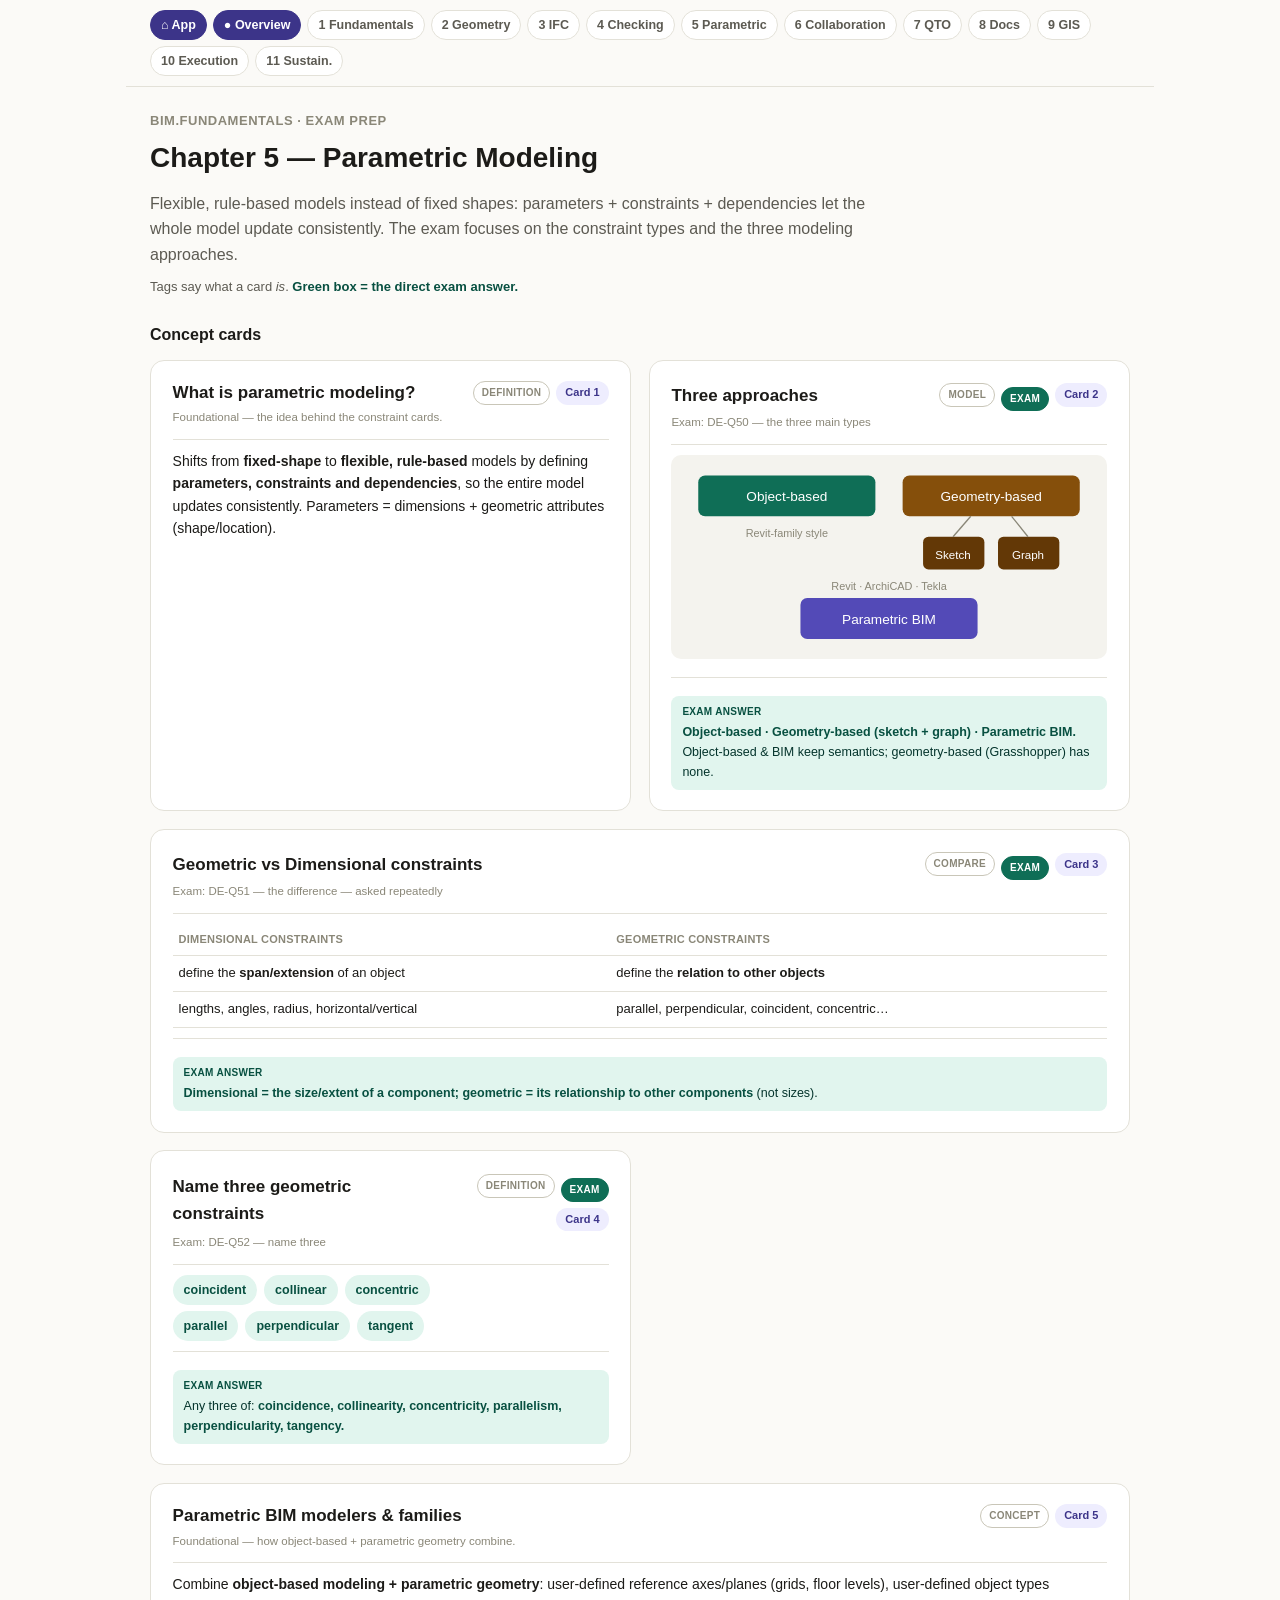
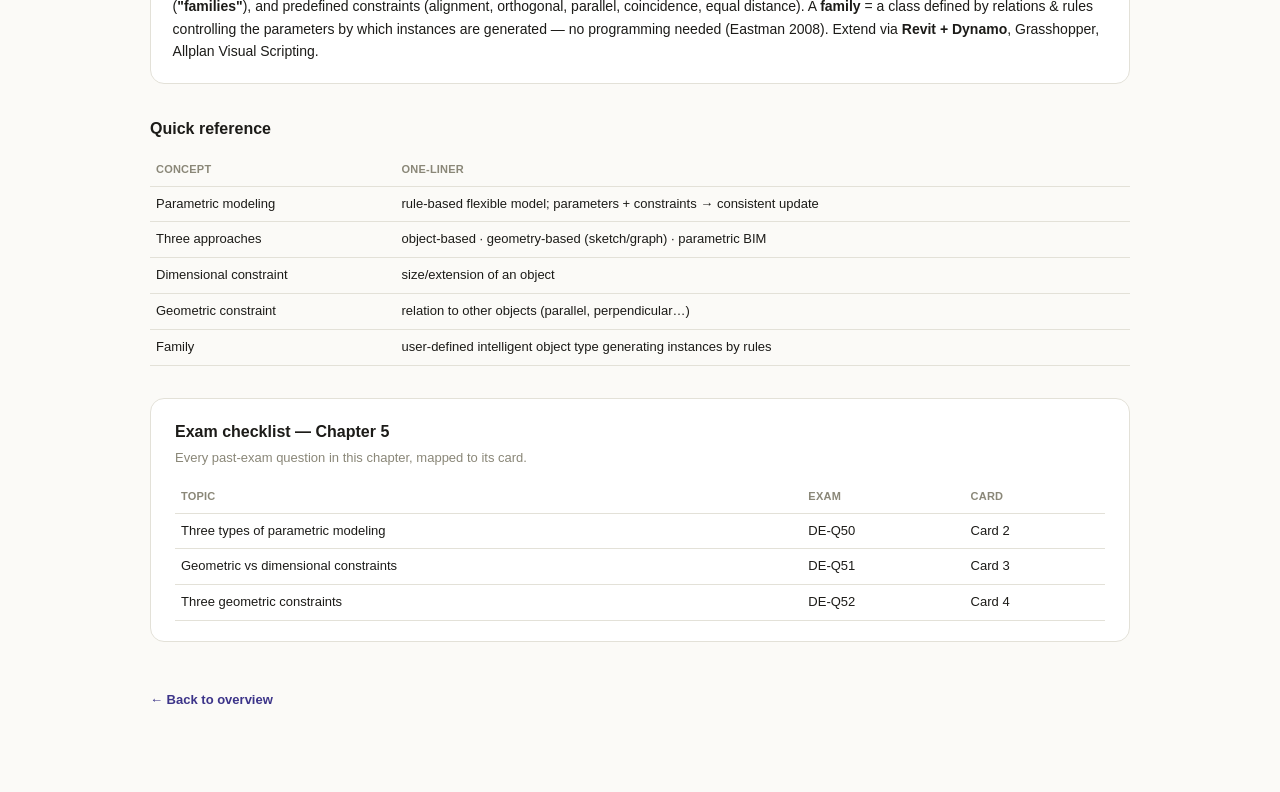
<file: StudyGuide/Ch05_ParametricModeling.html>
<!DOCTYPE html>
<html lang="en">
<head>
<meta charset="UTF-8">
<meta name="viewport" content="width=device-width, initial-scale=1">
<title>Chapter 5 — Parametric Modeling</title>
<link rel="stylesheet" href="styles.css">
</head>
<body>
<div class="wrap">

  <div class="nav"><a class="home" href="../index.html">&#8962; App</a>
    <a class="home" href="index.html">● Overview</a>
    <a href="Ch01_Fundamentals.html">1 Fundamentals</a>
    <a href="Ch02_GeometricModeling.html">2 Geometry</a>
    <a href="Ch03_IFC.html">3 IFC</a>
    <a href="Ch04_ModelChecking.html">4 Checking</a>
    <a href="Ch05_ParametricModeling.html">5 Parametric</a>
    <a href="Ch06_Collaboration.html">6 Collaboration</a>
    <a href="Ch07_QuantityTakeOff.html">7 QTO</a>
    <a href="Ch08_Documentation.html">8 Docs</a>
    <a href="Ch09_GIS.html">9 GIS</a>
    <a href="Ch10_ProjectExecution.html">10 Execution</a>
    <a href="Ch11_Sustainability.html">11 Sustain.</a>
  </div>

  <p class="kicker">BIM.fundamentals · Exam prep</p>
  <h1>Chapter 5 — Parametric Modeling</h1>
  <p class="lede">Flexible, rule-based models instead of fixed shapes: parameters + constraints + dependencies let the whole model update consistently. The exam focuses on the constraint types and the three modeling approaches.</p>
  <p class="lede" style="margin-top:-14px;font-size:13px;">Tags say what a card <i>is</i>. <span style="color:var(--teal-800);font-weight:600;">Green box = the direct exam answer.</span></p>

  <h2 class="section">Concept cards</h2>
  <div class="cardgrid">

    <!-- Card 1: definition -->
    <div class="card">
      <div class="card-head"><p class="card-title">What is parametric modeling?</p><div class="tagrow"><span class="roletag">Definition</span><span class="tag">Card 1</span></div></div>
      <p class="unlocks">Foundational — the idea behind the constraint cards.</p>
      <div class="sect">
        <p class="bigpic">Shifts from <b>fixed-shape</b> to <b>flexible, rule-based</b> models by defining <b>parameters, constraints and dependencies</b>, so the entire model updates consistently. Parameters = dimensions + geometric attributes (shape/location).</p>
      </div>
    </div>

    <!-- Card 2: three approaches -->
    <div class="card">
      <div class="card-head"><p class="card-title">Three approaches</p><div class="tagrow"><span class="roletag">Model</span><span class="roletag exam">Exam</span><span class="tag">Card 2</span></div></div>
      <p class="unlocks">Exam: DE-Q50 — the three main types</p>
      <div class="sect">
        <svg viewBox="0 0 320 150" style="width:100%;height:auto;background:var(--surface-2);border-radius:10px;">
          <rect x="20" y="15" width="130" height="30" rx="5" fill="var(--teal-600)"/><text x="85" y="34" font-size="10" fill="#fff" text-anchor="middle">Object-based</text>
          <rect x="170" y="15" width="130" height="30" rx="5" fill="var(--amber-600)"/><text x="235" y="34" font-size="10" fill="#fff" text-anchor="middle">Geometry-based</text>
          <rect x="185" y="60" width="45" height="24" rx="4" fill="var(--amber-800)"/><text x="207" y="76" font-size="8.5" fill="#fff" text-anchor="middle">Sketch</text>
          <rect x="240" y="60" width="45" height="24" rx="4" fill="var(--amber-800)"/><text x="262" y="76" font-size="8.5" fill="#fff" text-anchor="middle">Graph</text>
          <line x1="220" y1="45" x2="207" y2="60" stroke="var(--text-mut)"/><line x1="250" y1="45" x2="262" y2="60" stroke="var(--text-mut)"/>
          <rect x="95" y="105" width="130" height="30" rx="5" fill="var(--purple-600)"/><text x="160" y="124" font-size="10" fill="#fff" text-anchor="middle">Parametric BIM</text>
          <text x="85" y="60" font-size="8" fill="var(--text-mut)" text-anchor="middle">Revit-family style</text>
          <text x="160" y="99" font-size="8" fill="var(--text-mut)" text-anchor="middle">Revit · ArchiCAD · Tekla</text>
        </svg>
      </div>
      <div class="sect">
        <div class="exam"><span class="qs">Exam answer</span><b>Object-based · Geometry-based (sketch + graph) · Parametric BIM.</b> Object-based &amp; BIM keep semantics; geometry-based (Grasshopper) has none.</div>
      </div>
    </div>

    <!-- Card 3: constraints -->
    <div class="card wide">
      <div class="card-head"><p class="card-title">Geometric vs Dimensional constraints</p><div class="tagrow"><span class="roletag">Compare</span><span class="roletag exam">Exam</span><span class="tag">Card 3</span></div></div>
      <p class="unlocks">Exam: DE-Q51 — the difference — asked repeatedly</p>
      <div class="sect">
        <table class="ref" style="margin:0;">
          <tr><th>Dimensional constraints</th><th>Geometric constraints</th></tr>
          <tr><td>define the <b>span/extension</b> of an object</td><td>define the <b>relation to other objects</b></td></tr>
          <tr><td>lengths, angles, radius, horizontal/vertical</td><td>parallel, perpendicular, coincident, concentric…</td></tr>
        </table>
      </div>
      <div class="sect">
        <div class="exam"><span class="qs">Exam answer</span><b>Dimensional = the size/extent of a component; geometric = its relationship to other components</b> (not sizes).</div>
      </div>
    </div>

    <!-- Card 4: 3 geometric constraints -->
    <div class="card">
      <div class="card-head"><p class="card-title">Name three geometric constraints</p><div class="tagrow"><span class="roletag">Definition</span><span class="roletag exam">Exam</span><span class="tag">Card 4</span></div></div>
      <p class="unlocks">Exam: DE-Q52 — name three</p>
      <div class="sect">
        <div class="chain"><div class="chain-row"><span class="pill se">coincident</span><span class="pill se">collinear</span><span class="pill se">concentric</span></div><div class="chain-row"><span class="pill se">parallel</span><span class="pill se">perpendicular</span><span class="pill se">tangent</span></div></div>
      </div>
      <div class="sect">
        <div class="exam"><span class="qs">Exam answer</span>Any three of: <b>coincidence, collinearity, concentricity, parallelism, perpendicularity, tangency.</b></div>
      </div>
    </div>

    <!-- Card 5: families -->
    <div class="card wide">
      <div class="card-head"><p class="card-title">Parametric BIM modelers &amp; families</p><div class="tagrow"><span class="roletag">Concept</span><span class="tag">Card 5</span></div></div>
      <p class="unlocks">Foundational — how object-based + parametric geometry combine.</p>
      <div class="sect">
        <p class="bigpic">Combine <b>object-based modeling + parametric geometry</b>: user-defined reference axes/planes (grids, floor levels), user-defined object types (<b>"families"</b>), and predefined constraints (alignment, orthogonal, parallel, coincidence, equal distance). A <b>family</b> = a class defined by relations &amp; rules controlling the parameters by which instances are generated — no programming needed (Eastman 2008). Extend via <b>Revit + Dynamo</b>, Grasshopper, Allplan Visual Scripting.</p>
      </div>
    </div>

  </div>

  <h2 class="section">Quick reference</h2>
  <table class="ref" style="margin-bottom:2rem;">
    <tr><th>Concept</th><th>One-liner</th></tr>
    <tr><td>Parametric modeling</td><td>rule-based flexible model; parameters + constraints → consistent update</td></tr>
    <tr><td>Three approaches</td><td>object-based · geometry-based (sketch/graph) · parametric BIM</td></tr>
    <tr><td>Dimensional constraint</td><td>size/extension of an object</td></tr>
    <tr><td>Geometric constraint</td><td>relation to other objects (parallel, perpendicular…)</td></tr>
    <tr><td>Family</td><td>user-defined intelligent object type generating instances by rules</td></tr>
  </table>

  <div class="checklist">
    <h2>Exam checklist — Chapter 5</h2>
    <p class="sub">Every past-exam question in this chapter, mapped to its card.</p>
    <table class="ref">
      <tr><th>Topic</th><th>Exam</th><th>Card</th></tr>
      <tr><td>Three types of parametric modeling</td><td>DE-Q50</td><td>Card 2</td></tr>
      <tr><td>Geometric vs dimensional constraints</td><td>DE-Q51</td><td>Card 3</td></tr>
      <tr><td>Three geometric constraints</td><td>DE-Q52</td><td>Card 4</td></tr>
    </table>
  </div>

  <a class="back" href="index.html">← Back to overview</a>
</div>
</body>
</html>
</file>
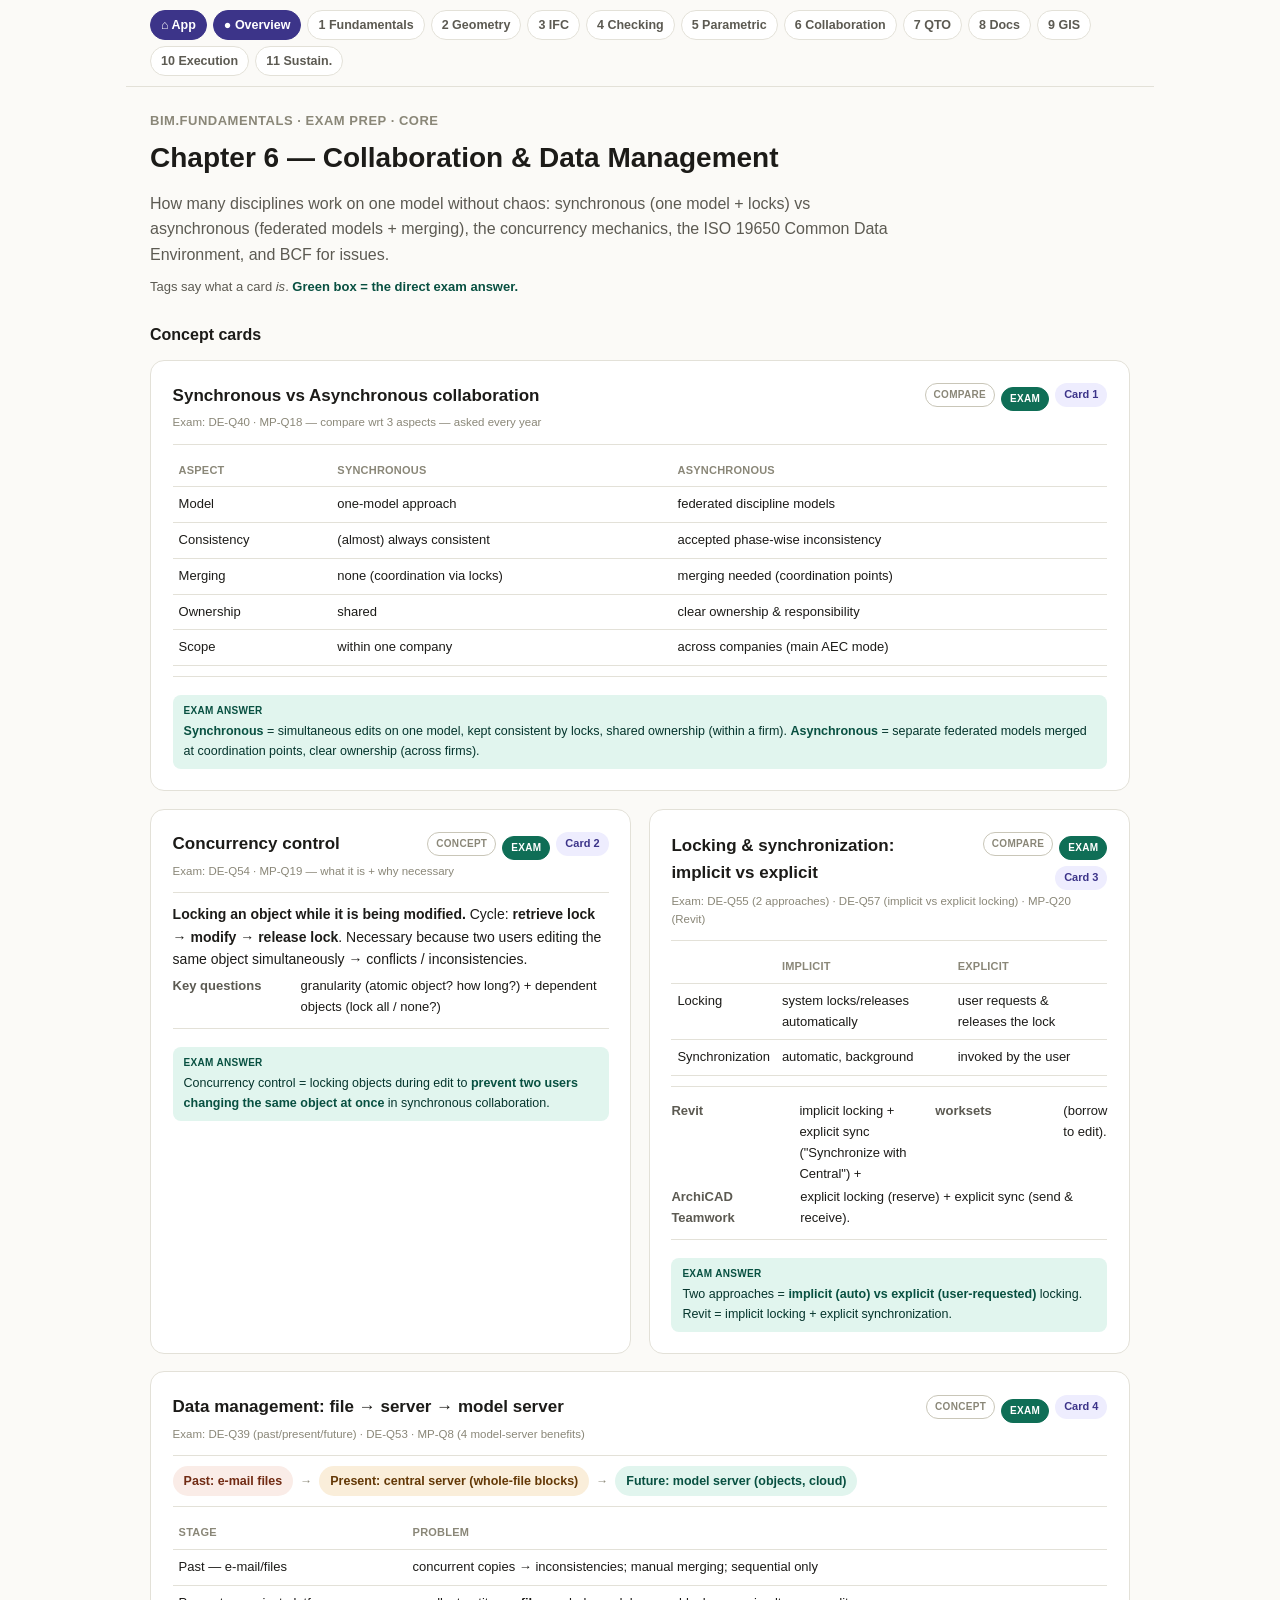
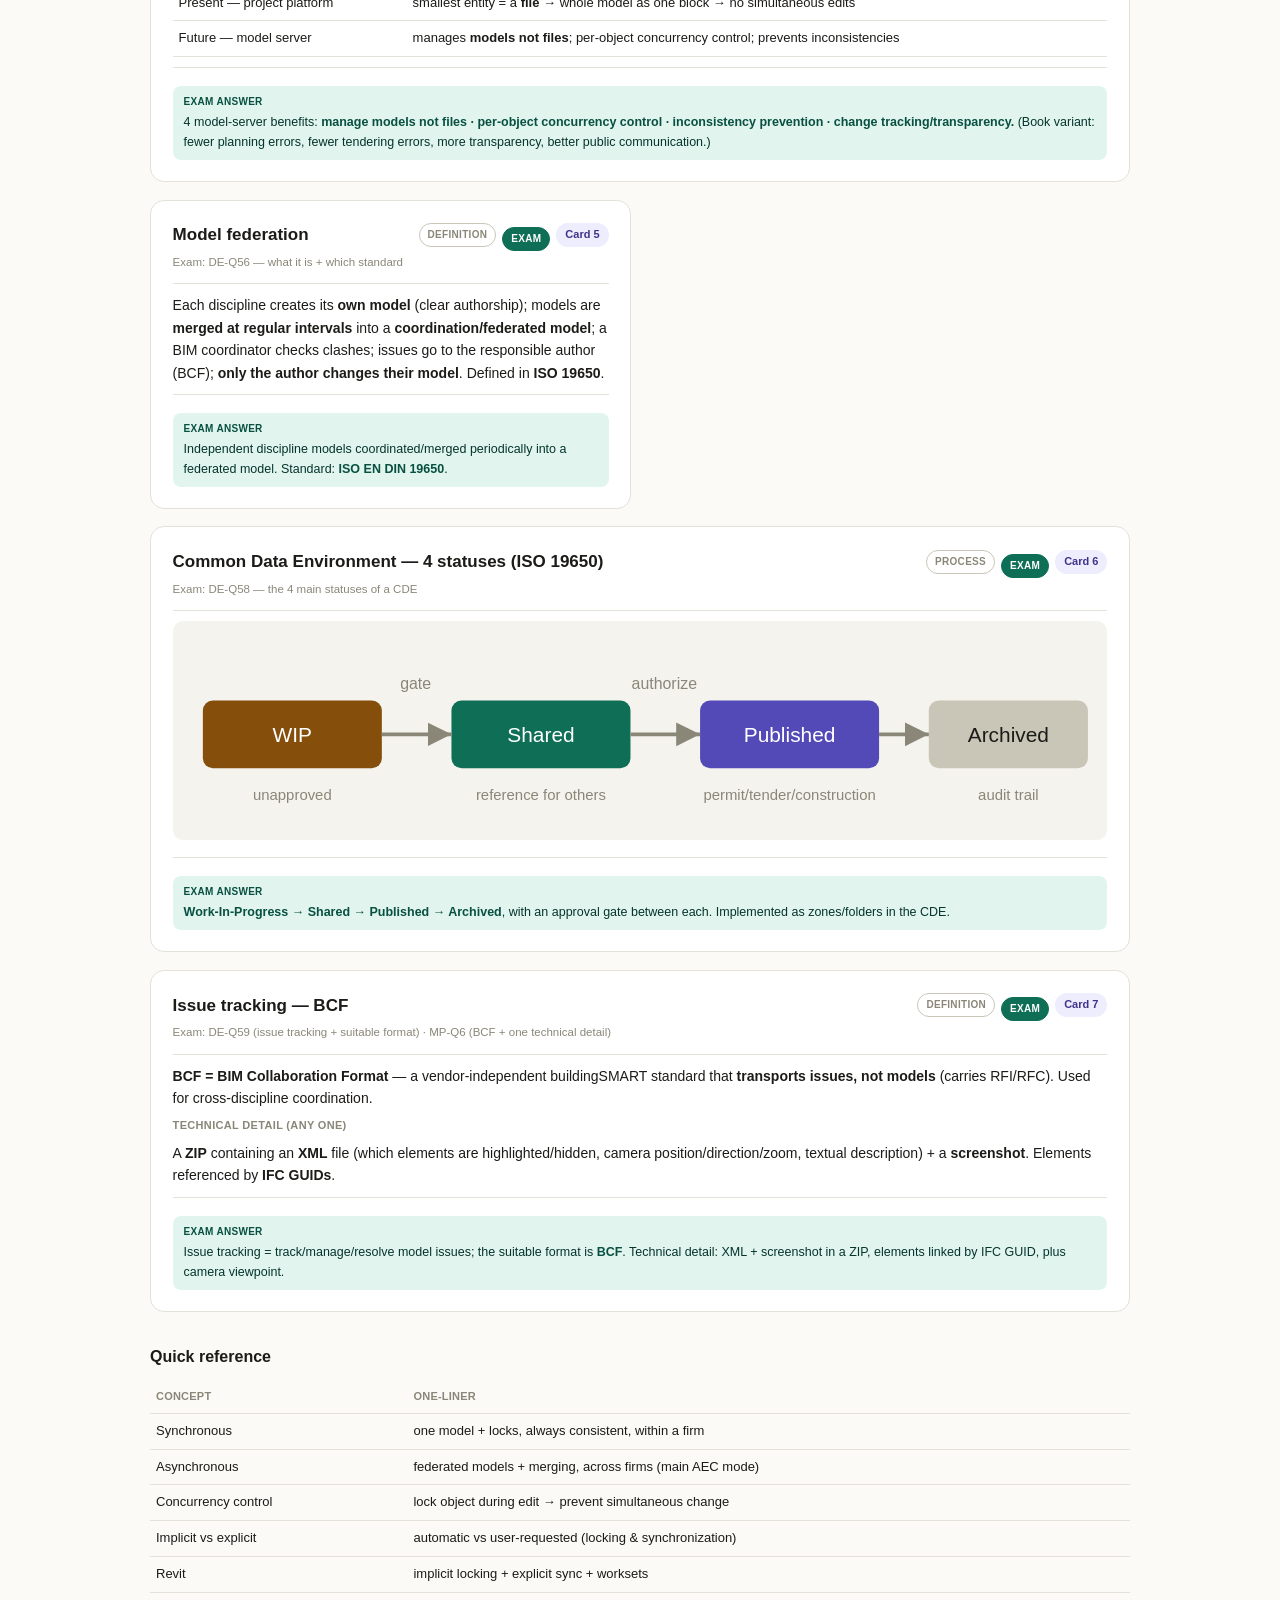
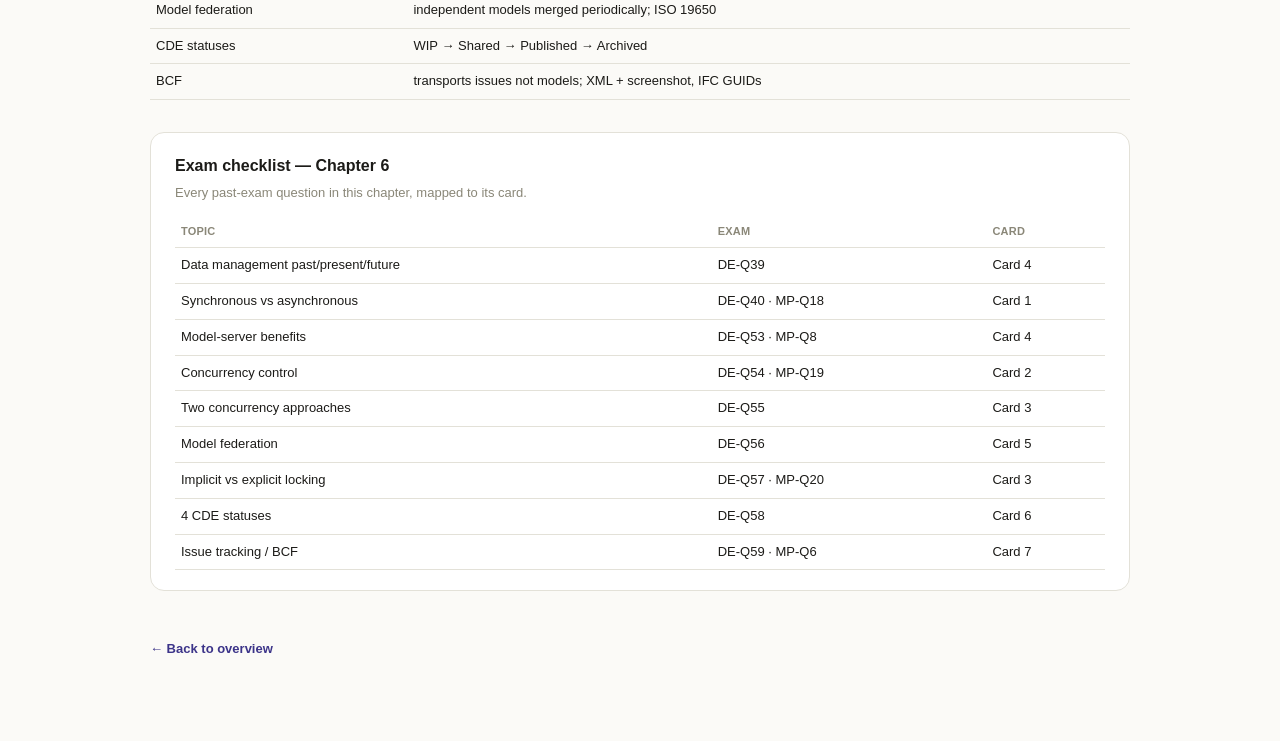
<file: StudyGuide/Ch06_Collaboration.html>
<!DOCTYPE html>
<html lang="en">
<head>
<meta charset="UTF-8">
<meta name="viewport" content="width=device-width, initial-scale=1">
<title>Chapter 6 — Collaboration &amp; Data Management</title>
<link rel="stylesheet" href="styles.css">
</head>
<body>
<div class="wrap">

  <div class="nav"><a class="home" href="../index.html">&#8962; App</a>
    <a class="home" href="index.html">● Overview</a>
    <a href="Ch01_Fundamentals.html">1 Fundamentals</a>
    <a href="Ch02_GeometricModeling.html">2 Geometry</a>
    <a href="Ch03_IFC.html">3 IFC</a>
    <a href="Ch04_ModelChecking.html">4 Checking</a>
    <a href="Ch05_ParametricModeling.html">5 Parametric</a>
    <a href="Ch06_Collaboration.html">6 Collaboration</a>
    <a href="Ch07_QuantityTakeOff.html">7 QTO</a>
    <a href="Ch08_Documentation.html">8 Docs</a>
    <a href="Ch09_GIS.html">9 GIS</a>
    <a href="Ch10_ProjectExecution.html">10 Execution</a>
    <a href="Ch11_Sustainability.html">11 Sustain.</a>
  </div>

  <p class="kicker">BIM.fundamentals · Exam prep · CORE</p>
  <h1>Chapter 6 — Collaboration &amp; Data Management</h1>
  <p class="lede">How many disciplines work on one model without chaos: synchronous (one model + locks) vs asynchronous (federated models + merging), the concurrency mechanics, the ISO 19650 Common Data Environment, and BCF for issues.</p>
  <p class="lede" style="margin-top:-14px;font-size:13px;">Tags say what a card <i>is</i>. <span style="color:var(--teal-800);font-weight:600;">Green box = the direct exam answer.</span></p>

  <h2 class="section">Concept cards</h2>
  <div class="cardgrid">

    <!-- Card 1: sync vs async -->
    <div class="card wide">
      <div class="card-head"><p class="card-title">Synchronous vs Asynchronous collaboration</p><div class="tagrow"><span class="roletag">Compare</span><span class="roletag exam">Exam</span><span class="tag">Card 1</span></div></div>
      <p class="unlocks">Exam: DE-Q40 · MP-Q18 — compare wrt 3 aspects — asked every year</p>
      <div class="sect">
        <table class="ref" style="margin:0;">
          <tr><th>Aspect</th><th>Synchronous</th><th>Asynchronous</th></tr>
          <tr><td>Model</td><td>one-model approach</td><td>federated discipline models</td></tr>
          <tr><td>Consistency</td><td>(almost) always consistent</td><td>accepted phase-wise inconsistency</td></tr>
          <tr><td>Merging</td><td>none (coordination via locks)</td><td>merging needed (coordination points)</td></tr>
          <tr><td>Ownership</td><td>shared</td><td>clear ownership &amp; responsibility</td></tr>
          <tr><td>Scope</td><td>within one company</td><td>across companies (main AEC mode)</td></tr>
        </table>
      </div>
      <div class="sect">
        <div class="exam"><span class="qs">Exam answer</span><b>Synchronous</b> = simultaneous edits on one model, kept consistent by locks, shared ownership (within a firm). <b>Asynchronous</b> = separate federated models merged at coordination points, clear ownership (across firms).</div>
      </div>
    </div>

    <!-- Card 2: concurrency control -->
    <div class="card">
      <div class="card-head"><p class="card-title">Concurrency control</p><div class="tagrow"><span class="roletag">Concept</span><span class="roletag exam">Exam</span><span class="tag">Card 2</span></div></div>
      <p class="unlocks">Exam: DE-Q54 · MP-Q19 — what it is + why necessary</p>
      <div class="sect">
        <p class="bigpic"><b>Locking an object while it is being modified.</b> Cycle: <b>retrieve lock → modify → release lock</b>. Necessary because two users editing the same object simultaneously → conflicts / inconsistencies.</p>
        <p class="kv" style="margin-top:6px;"><b>Key questions</b> granularity (atomic object? how long?) + dependent objects (lock all / none?)</p>
      </div>
      <div class="sect">
        <div class="exam"><span class="qs">Exam answer</span>Concurrency control = locking objects during edit to <b>prevent two users changing the same object at once</b> in synchronous collaboration.</div>
      </div>
    </div>

    <!-- Card 3: locking + synchronization -->
    <div class="card">
      <div class="card-head"><p class="card-title">Locking &amp; synchronization: implicit vs explicit</p><div class="tagrow"><span class="roletag">Compare</span><span class="roletag exam">Exam</span><span class="tag">Card 3</span></div></div>
      <p class="unlocks">Exam: DE-Q55 (2 approaches) · DE-Q57 (implicit vs explicit locking) · MP-Q20 (Revit)</p>
      <div class="sect">
        <table class="ref" style="margin:0;">
          <tr><th></th><th>Implicit</th><th>Explicit</th></tr>
          <tr><td>Locking</td><td>system locks/releases automatically</td><td>user requests &amp; releases the lock</td></tr>
          <tr><td>Synchronization</td><td>automatic, background</td><td>invoked by the user</td></tr>
        </table>
      </div>
      <div class="sect">
        <p class="kv" style="margin-top:4px;"><b>Revit</b> implicit locking + explicit sync ("Synchronize with Central") + <b>worksets</b> (borrow to edit).</p>
        <p class="kv"><b>ArchiCAD Teamwork</b> explicit locking (reserve) + explicit sync (send &amp; receive).</p>
      </div>
      <div class="sect">
        <div class="exam"><span class="qs">Exam answer</span>Two approaches = <b>implicit (auto) vs explicit (user-requested)</b> locking. Revit = implicit locking + explicit synchronization.</div>
      </div>
    </div>

    <!-- Card 4: model server + data mgmt -->
    <div class="card wide">
      <div class="card-head"><p class="card-title">Data management: file → server → model server</p><div class="tagrow"><span class="roletag">Concept</span><span class="roletag exam">Exam</span><span class="tag">Card 4</span></div></div>
      <p class="unlocks">Exam: DE-Q39 (past/present/future) · DE-Q53 · MP-Q8 (4 model-server benefits)</p>
      <div class="sect">
        <div class="chain"><div class="chain-row"><span class="pill me">Past: e-mail files</span><span class="arrow">→</span><span class="pill ju">Present: central server (whole-file blocks)</span><span class="arrow">→</span><span class="pill se">Future: model server (objects, cloud)</span></div></div>
      </div>
      <div class="sect">
        <table class="ref" style="margin:0;">
          <tr><th>Stage</th><th>Problem</th></tr>
          <tr><td>Past — e-mail/files</td><td>concurrent copies → inconsistencies; manual merging; sequential only</td></tr>
          <tr><td>Present — project platform</td><td>smallest entity = a <b>file</b> → whole model as one block → no simultaneous edits</td></tr>
          <tr><td>Future — model server</td><td>manages <b>models not files</b>; per-object concurrency control; prevents inconsistencies</td></tr>
        </table>
      </div>
      <div class="sect">
        <div class="exam"><span class="qs">Exam answer</span>4 model-server benefits: <b>manage models not files · per-object concurrency control · inconsistency prevention · change tracking/transparency.</b> (Book variant: fewer planning errors, fewer tendering errors, more transparency, better public communication.)</div>
      </div>
    </div>

    <!-- Card 5: model federation -->
    <div class="card">
      <div class="card-head"><p class="card-title">Model federation</p><div class="tagrow"><span class="roletag">Definition</span><span class="roletag exam">Exam</span><span class="tag">Card 5</span></div></div>
      <p class="unlocks">Exam: DE-Q56 — what it is + which standard</p>
      <div class="sect">
        <p class="bigpic">Each discipline creates its <b>own model</b> (clear authorship); models are <b>merged at regular intervals</b> into a <b>coordination/federated model</b>; a BIM coordinator checks clashes; issues go to the responsible author (BCF); <b>only the author changes their model</b>. Defined in <b>ISO 19650</b>.</p>
      </div>
      <div class="sect">
        <div class="exam"><span class="qs">Exam answer</span>Independent discipline models coordinated/merged periodically into a federated model. Standard: <b>ISO EN DIN 19650</b>.</div>
      </div>
    </div>

    <!-- Card 6: CDE statuses -->
    <div class="card wide">
      <div class="card-head"><p class="card-title">Common Data Environment — 4 statuses (ISO 19650)</p><div class="tagrow"><span class="roletag">Process</span><span class="roletag exam">Exam</span><span class="tag">Card 6</span></div></div>
      <p class="unlocks">Exam: DE-Q58 — the 4 main statuses of a CDE</p>
      <div class="sect">
        <svg viewBox="0 0 470 110" style="width:100%;height:auto;background:var(--surface-2);border-radius:10px;">
          <rect x="15" y="40" width="90" height="34" rx="5" fill="var(--amber-600)"/><text x="60" y="61" font-size="10.5" fill="#fff" text-anchor="middle">WIP</text>
          <rect x="140" y="40" width="90" height="34" rx="5" fill="var(--teal-600)"/><text x="185" y="61" font-size="10.5" fill="#fff" text-anchor="middle">Shared</text>
          <rect x="265" y="40" width="90" height="34" rx="5" fill="var(--purple-600)"/><text x="310" y="61" font-size="10.5" fill="#fff" text-anchor="middle">Published</text>
          <rect x="380" y="40" width="80" height="34" rx="5" fill="var(--border-strong)"/><text x="420" y="61" font-size="10.5" fill="#1c1b18" text-anchor="middle">Archived</text>
          <line x1="105" y1="57" x2="140" y2="57" stroke="var(--text-mut)" stroke-width="2" marker-end="url(#a6)"/><text x="122" y="34" font-size="8" fill="var(--text-mut)" text-anchor="middle">gate</text>
          <line x1="230" y1="57" x2="265" y2="57" stroke="var(--text-mut)" stroke-width="2" marker-end="url(#a6)"/><text x="247" y="34" font-size="8" fill="var(--text-mut)" text-anchor="middle">authorize</text>
          <line x1="355" y1="57" x2="380" y2="57" stroke="var(--text-mut)" stroke-width="2" marker-end="url(#a6)"/>
          <text x="60" y="90" font-size="7.5" fill="var(--text-mut)" text-anchor="middle">unapproved</text>
          <text x="185" y="90" font-size="7.5" fill="var(--text-mut)" text-anchor="middle">reference for others</text>
          <text x="310" y="90" font-size="7.5" fill="var(--text-mut)" text-anchor="middle">permit/tender/construction</text>
          <text x="420" y="90" font-size="7.5" fill="var(--text-mut)" text-anchor="middle">audit trail</text>
          <defs><marker id="a6" markerWidth="8" markerHeight="8" refX="6" refY="3" orient="auto"><path d="M0 0 L6 3 L0 6 z" fill="var(--text-mut)"/></marker></defs>
        </svg>
      </div>
      <div class="sect">
        <div class="exam"><span class="qs">Exam answer</span><b>Work-In-Progress → Shared → Published → Archived</b>, with an approval gate between each. Implemented as zones/folders in the CDE.</div>
      </div>
    </div>

    <!-- Card 7: BCF / issue tracking -->
    <div class="card wide">
      <div class="card-head"><p class="card-title">Issue tracking — BCF</p><div class="tagrow"><span class="roletag">Definition</span><span class="roletag exam">Exam</span><span class="tag">Card 7</span></div></div>
      <p class="unlocks">Exam: DE-Q59 (issue tracking + suitable format) · MP-Q6 (BCF + one technical detail)</p>
      <div class="sect">
        <p class="bigpic"><b>BCF = BIM Collaboration Format</b> — a vendor-independent buildingSMART standard that <b>transports issues, not models</b> (carries RFI/RFC). Used for cross-discipline coordination.</p>
        <p class="label" style="margin-top:8px;">Technical detail (any one)</p>
        <p class="bigpic">A <b>ZIP</b> containing an <b>XML</b> file (which elements are highlighted/hidden, camera position/direction/zoom, textual description) + a <b>screenshot</b>. Elements referenced by <b>IFC GUIDs</b>.</p>
      </div>
      <div class="sect">
        <div class="exam"><span class="qs">Exam answer</span>Issue tracking = track/manage/resolve model issues; the suitable format is <b>BCF</b>. Technical detail: XML + screenshot in a ZIP, elements linked by IFC GUID, plus camera viewpoint.</div>
      </div>
    </div>

  </div>

  <h2 class="section">Quick reference</h2>
  <table class="ref" style="margin-bottom:2rem;">
    <tr><th>Concept</th><th>One-liner</th></tr>
    <tr><td>Synchronous</td><td>one model + locks, always consistent, within a firm</td></tr>
    <tr><td>Asynchronous</td><td>federated models + merging, across firms (main AEC mode)</td></tr>
    <tr><td>Concurrency control</td><td>lock object during edit → prevent simultaneous change</td></tr>
    <tr><td>Implicit vs explicit</td><td>automatic vs user-requested (locking &amp; synchronization)</td></tr>
    <tr><td>Revit</td><td>implicit locking + explicit sync + worksets</td></tr>
    <tr><td>Model federation</td><td>independent models merged periodically; ISO 19650</td></tr>
    <tr><td>CDE statuses</td><td>WIP → Shared → Published → Archived</td></tr>
    <tr><td>BCF</td><td>transports issues not models; XML + screenshot, IFC GUIDs</td></tr>
  </table>

  <div class="checklist">
    <h2>Exam checklist — Chapter 6</h2>
    <p class="sub">Every past-exam question in this chapter, mapped to its card.</p>
    <table class="ref">
      <tr><th>Topic</th><th>Exam</th><th>Card</th></tr>
      <tr><td>Data management past/present/future</td><td>DE-Q39</td><td>Card 4</td></tr>
      <tr><td>Synchronous vs asynchronous</td><td>DE-Q40 · MP-Q18</td><td>Card 1</td></tr>
      <tr><td>Model-server benefits</td><td>DE-Q53 · MP-Q8</td><td>Card 4</td></tr>
      <tr><td>Concurrency control</td><td>DE-Q54 · MP-Q19</td><td>Card 2</td></tr>
      <tr><td>Two concurrency approaches</td><td>DE-Q55</td><td>Card 3</td></tr>
      <tr><td>Model federation</td><td>DE-Q56</td><td>Card 5</td></tr>
      <tr><td>Implicit vs explicit locking</td><td>DE-Q57 · MP-Q20</td><td>Card 3</td></tr>
      <tr><td>4 CDE statuses</td><td>DE-Q58</td><td>Card 6</td></tr>
      <tr><td>Issue tracking / BCF</td><td>DE-Q59 · MP-Q6</td><td>Card 7</td></tr>
    </table>
  </div>

  <a class="back" href="index.html">← Back to overview</a>
</div>
</body>
</html>
</file>
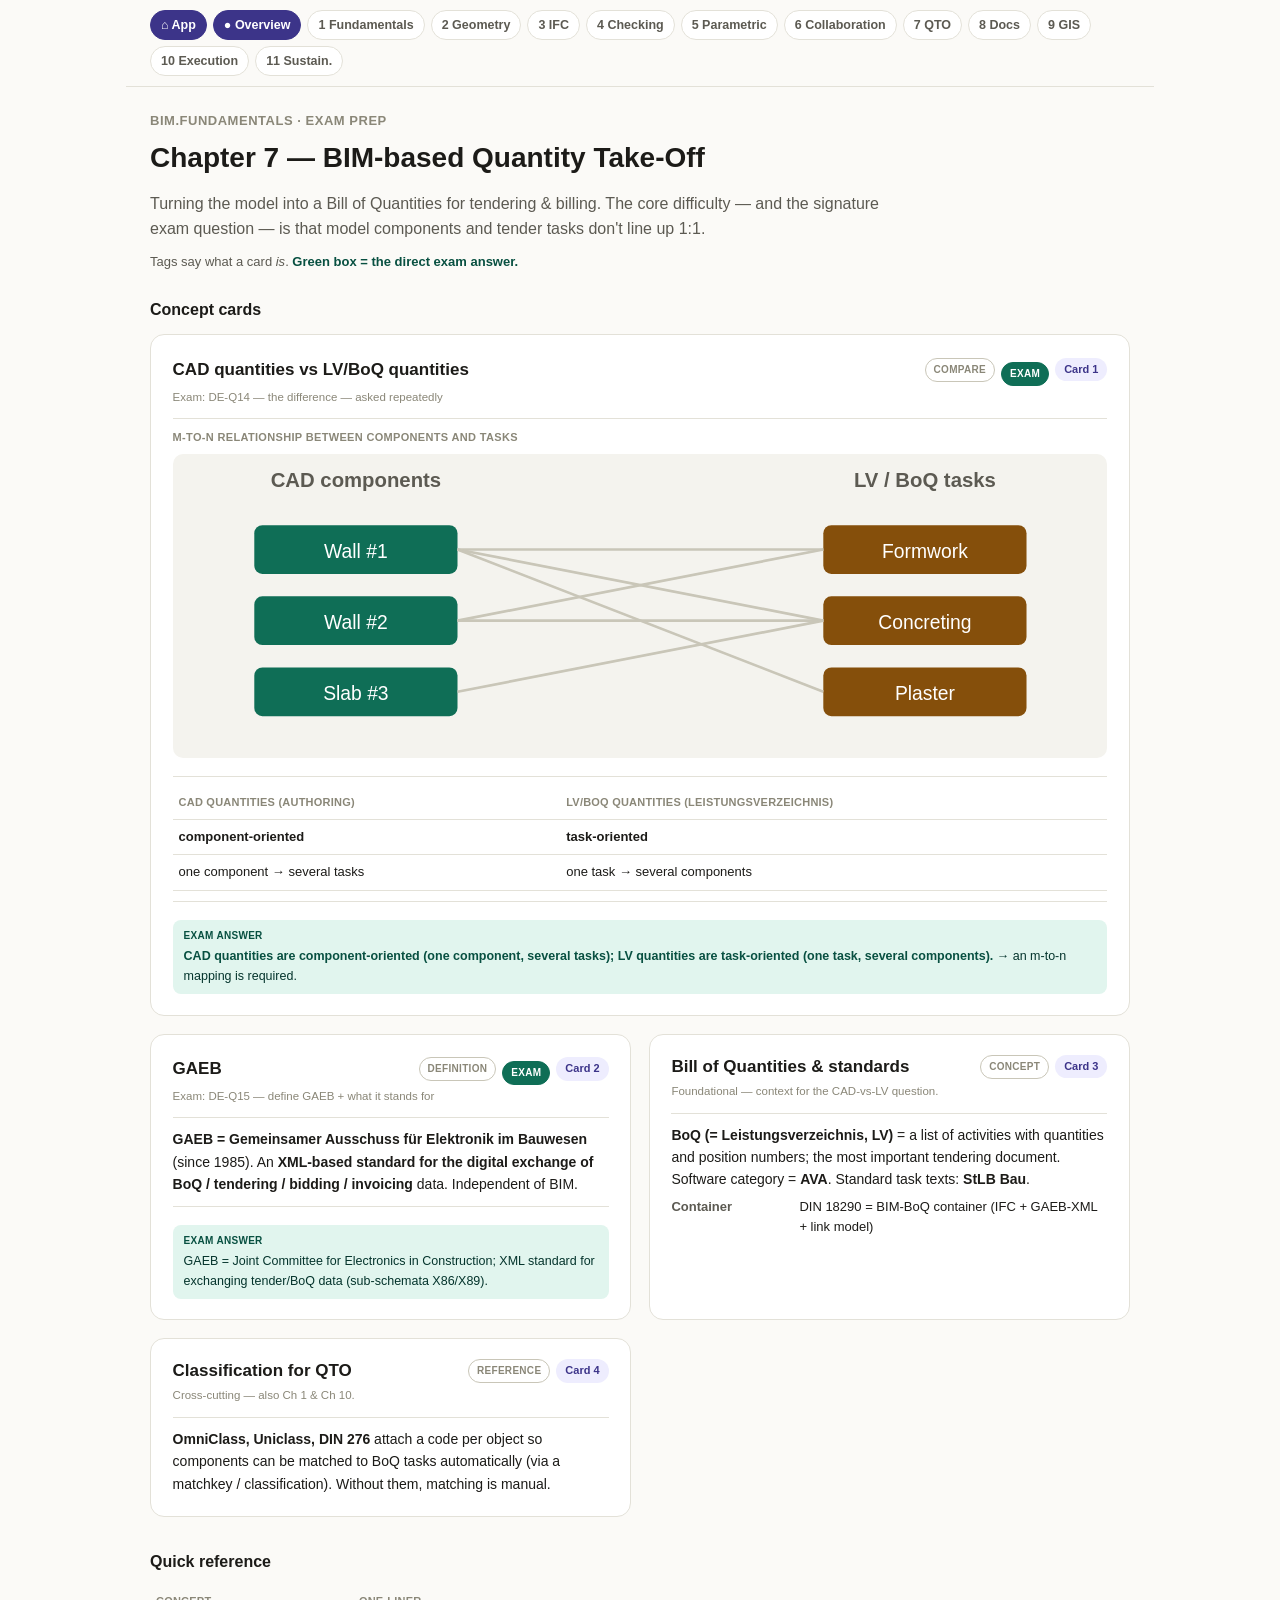
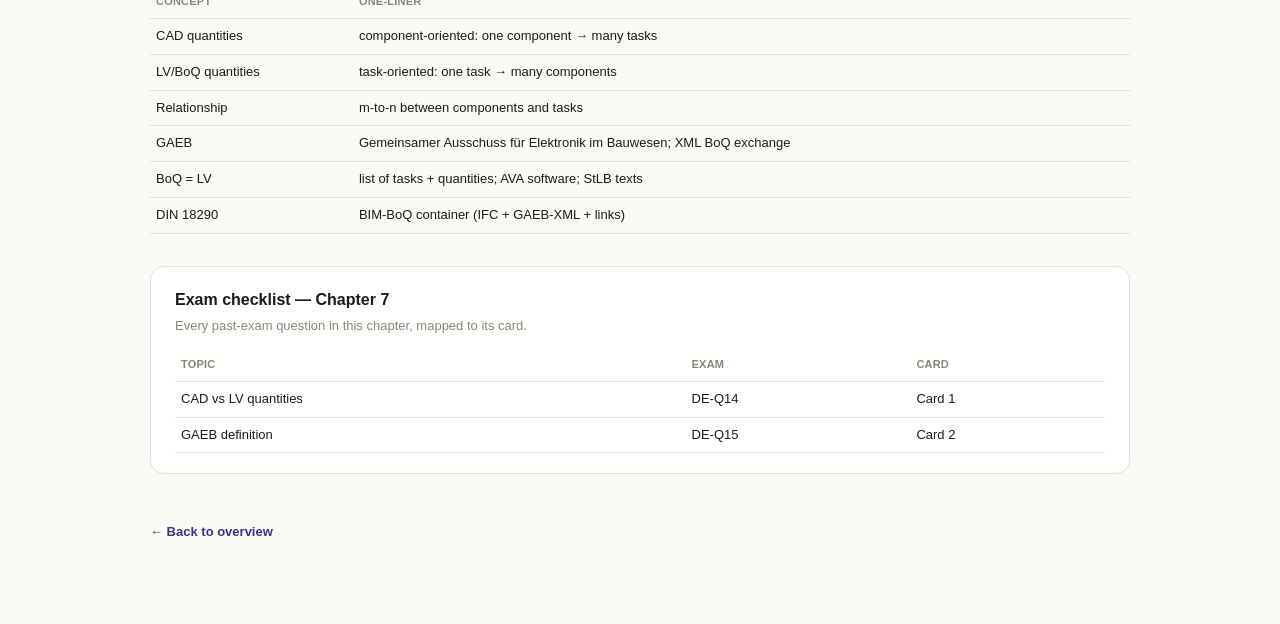
<file: StudyGuide/Ch07_QuantityTakeOff.html>
<!DOCTYPE html>
<html lang="en">
<head>
<meta charset="UTF-8">
<meta name="viewport" content="width=device-width, initial-scale=1">
<title>Chapter 7 — Quantity Take-Off</title>
<link rel="stylesheet" href="styles.css">
</head>
<body>
<div class="wrap">

  <div class="nav"><a class="home" href="../index.html">&#8962; App</a>
    <a class="home" href="index.html">● Overview</a>
    <a href="Ch01_Fundamentals.html">1 Fundamentals</a>
    <a href="Ch02_GeometricModeling.html">2 Geometry</a>
    <a href="Ch03_IFC.html">3 IFC</a>
    <a href="Ch04_ModelChecking.html">4 Checking</a>
    <a href="Ch05_ParametricModeling.html">5 Parametric</a>
    <a href="Ch06_Collaboration.html">6 Collaboration</a>
    <a href="Ch07_QuantityTakeOff.html">7 QTO</a>
    <a href="Ch08_Documentation.html">8 Docs</a>
    <a href="Ch09_GIS.html">9 GIS</a>
    <a href="Ch10_ProjectExecution.html">10 Execution</a>
    <a href="Ch11_Sustainability.html">11 Sustain.</a>
  </div>

  <p class="kicker">BIM.fundamentals · Exam prep</p>
  <h1>Chapter 7 — BIM-based Quantity Take-Off</h1>
  <p class="lede">Turning the model into a Bill of Quantities for tendering &amp; billing. The core difficulty — and the signature exam question — is that model components and tender tasks don't line up 1:1.</p>
  <p class="lede" style="margin-top:-14px;font-size:13px;">Tags say what a card <i>is</i>. <span style="color:var(--teal-800);font-weight:600;">Green box = the direct exam answer.</span></p>

  <h2 class="section">Concept cards</h2>
  <div class="cardgrid">

    <!-- Card 1: CAD vs LV -->
    <div class="card wide">
      <div class="card-head"><p class="card-title">CAD quantities vs LV/BoQ quantities</p><div class="tagrow"><span class="roletag">Compare</span><span class="roletag exam">Exam</span><span class="tag">Card 1</span></div></div>
      <p class="unlocks">Exam: DE-Q14 — the difference — asked repeatedly</p>
      <div class="sect">
        <p class="label">m-to-n relationship between components and tasks</p>
        <svg viewBox="0 0 460 150" style="width:100%;height:auto;background:var(--surface-2);border-radius:10px;">
          <text x="90" y="16" font-size="10" fill="var(--text-2)" text-anchor="middle" font-weight="bold">CAD components</text>
          <text x="370" y="16" font-size="10" fill="var(--text-2)" text-anchor="middle" font-weight="bold">LV / BoQ tasks</text>
          <!-- components -->
          <rect x="40" y="35" width="100" height="24" rx="4" fill="var(--teal-600)"/><text x="90" y="51" font-size="9.5" fill="#fff" text-anchor="middle">Wall #1</text>
          <rect x="40" y="70" width="100" height="24" rx="4" fill="var(--teal-600)"/><text x="90" y="86" font-size="9.5" fill="#fff" text-anchor="middle">Wall #2</text>
          <rect x="40" y="105" width="100" height="24" rx="4" fill="var(--teal-600)"/><text x="90" y="121" font-size="9.5" fill="#fff" text-anchor="middle">Slab #3</text>
          <!-- tasks -->
          <rect x="320" y="35" width="100" height="24" rx="4" fill="var(--amber-600)"/><text x="370" y="51" font-size="9.5" fill="#fff" text-anchor="middle">Formwork</text>
          <rect x="320" y="70" width="100" height="24" rx="4" fill="var(--amber-600)"/><text x="370" y="86" font-size="9.5" fill="#fff" text-anchor="middle">Concreting</text>
          <rect x="320" y="105" width="100" height="24" rx="4" fill="var(--amber-600)"/><text x="370" y="121" font-size="9.5" fill="#fff" text-anchor="middle">Plaster</text>
          <!-- crossing links -->
          <g stroke="var(--border-strong)" stroke-width="1.3">
            <line x1="140" y1="47" x2="320" y2="47"/><line x1="140" y1="47" x2="320" y2="82"/><line x1="140" y1="47" x2="320" y2="117"/>
            <line x1="140" y1="82" x2="320" y2="47"/><line x1="140" y1="82" x2="320" y2="82"/>
            <line x1="140" y1="117" x2="320" y2="82"/>
          </g>
        </svg>
      </div>
      <div class="sect">
        <table class="ref" style="margin:0;">
          <tr><th>CAD quantities (authoring)</th><th>LV/BoQ quantities (Leistungsverzeichnis)</th></tr>
          <tr><td><b>component-oriented</b></td><td><b>task-oriented</b></td></tr>
          <tr><td>one component → several tasks</td><td>one task → several components</td></tr>
        </table>
      </div>
      <div class="sect">
        <div class="exam"><span class="qs">Exam answer</span><b>CAD quantities are component-oriented (one component, several tasks); LV quantities are task-oriented (one task, several components).</b> → an m-to-n mapping is required.</div>
      </div>
    </div>

    <!-- Card 2: GAEB -->
    <div class="card">
      <div class="card-head"><p class="card-title">GAEB</p><div class="tagrow"><span class="roletag">Definition</span><span class="roletag exam">Exam</span><span class="tag">Card 2</span></div></div>
      <p class="unlocks">Exam: DE-Q15 — define GAEB + what it stands for</p>
      <div class="sect">
        <p class="bigpic"><b>GAEB = Gemeinsamer Ausschuss für Elektronik im Bauwesen</b> (since 1985). An <b>XML-based standard for the digital exchange of BoQ / tendering / bidding / invoicing</b> data. Independent of BIM.</p>
      </div>
      <div class="sect">
        <div class="exam"><span class="qs">Exam answer</span>GAEB = Joint Committee for Electronics in Construction; XML standard for exchanging tender/BoQ data (sub-schemata X86/X89).</div>
      </div>
    </div>

    <!-- Card 3: BoQ + standards -->
    <div class="card">
      <div class="card-head"><p class="card-title">Bill of Quantities &amp; standards</p><div class="tagrow"><span class="roletag">Concept</span><span class="tag">Card 3</span></div></div>
      <p class="unlocks">Foundational — context for the CAD-vs-LV question.</p>
      <div class="sect">
        <p class="bigpic"><b>BoQ (= Leistungsverzeichnis, LV)</b> = a list of activities with quantities and position numbers; the most important tendering document. Software category = <b>AVA</b>. Standard task texts: <b>StLB Bau</b>.</p>
        <p class="kv" style="margin-top:6px;"><b>Container</b> DIN 18290 = BIM-BoQ container (IFC + GAEB-XML + link model)</p>
      </div>
    </div>

    <!-- Card 4: classification -->
    <div class="card">
      <div class="card-head"><p class="card-title">Classification for QTO</p><div class="tagrow"><span class="roletag">Reference</span><span class="tag">Card 4</span></div></div>
      <p class="unlocks">Cross-cutting — also Ch 1 &amp; Ch 10.</p>
      <div class="sect">
        <p class="bigpic"><b>OmniClass, Uniclass, DIN 276</b> attach a code per object so components can be matched to BoQ tasks automatically (via a matchkey / classification). Without them, matching is manual.</p>
      </div>
    </div>

  </div>

  <h2 class="section">Quick reference</h2>
  <table class="ref" style="margin-bottom:2rem;">
    <tr><th>Concept</th><th>One-liner</th></tr>
    <tr><td>CAD quantities</td><td>component-oriented: one component → many tasks</td></tr>
    <tr><td>LV/BoQ quantities</td><td>task-oriented: one task → many components</td></tr>
    <tr><td>Relationship</td><td>m-to-n between components and tasks</td></tr>
    <tr><td>GAEB</td><td>Gemeinsamer Ausschuss für Elektronik im Bauwesen; XML BoQ exchange</td></tr>
    <tr><td>BoQ = LV</td><td>list of tasks + quantities; AVA software; StLB texts</td></tr>
    <tr><td>DIN 18290</td><td>BIM-BoQ container (IFC + GAEB-XML + links)</td></tr>
  </table>

  <div class="checklist">
    <h2>Exam checklist — Chapter 7</h2>
    <p class="sub">Every past-exam question in this chapter, mapped to its card.</p>
    <table class="ref">
      <tr><th>Topic</th><th>Exam</th><th>Card</th></tr>
      <tr><td>CAD vs LV quantities</td><td>DE-Q14</td><td>Card 1</td></tr>
      <tr><td>GAEB definition</td><td>DE-Q15</td><td>Card 2</td></tr>
    </table>
  </div>

  <a class="back" href="index.html">← Back to overview</a>
</div>
</body>
</html>
</file>
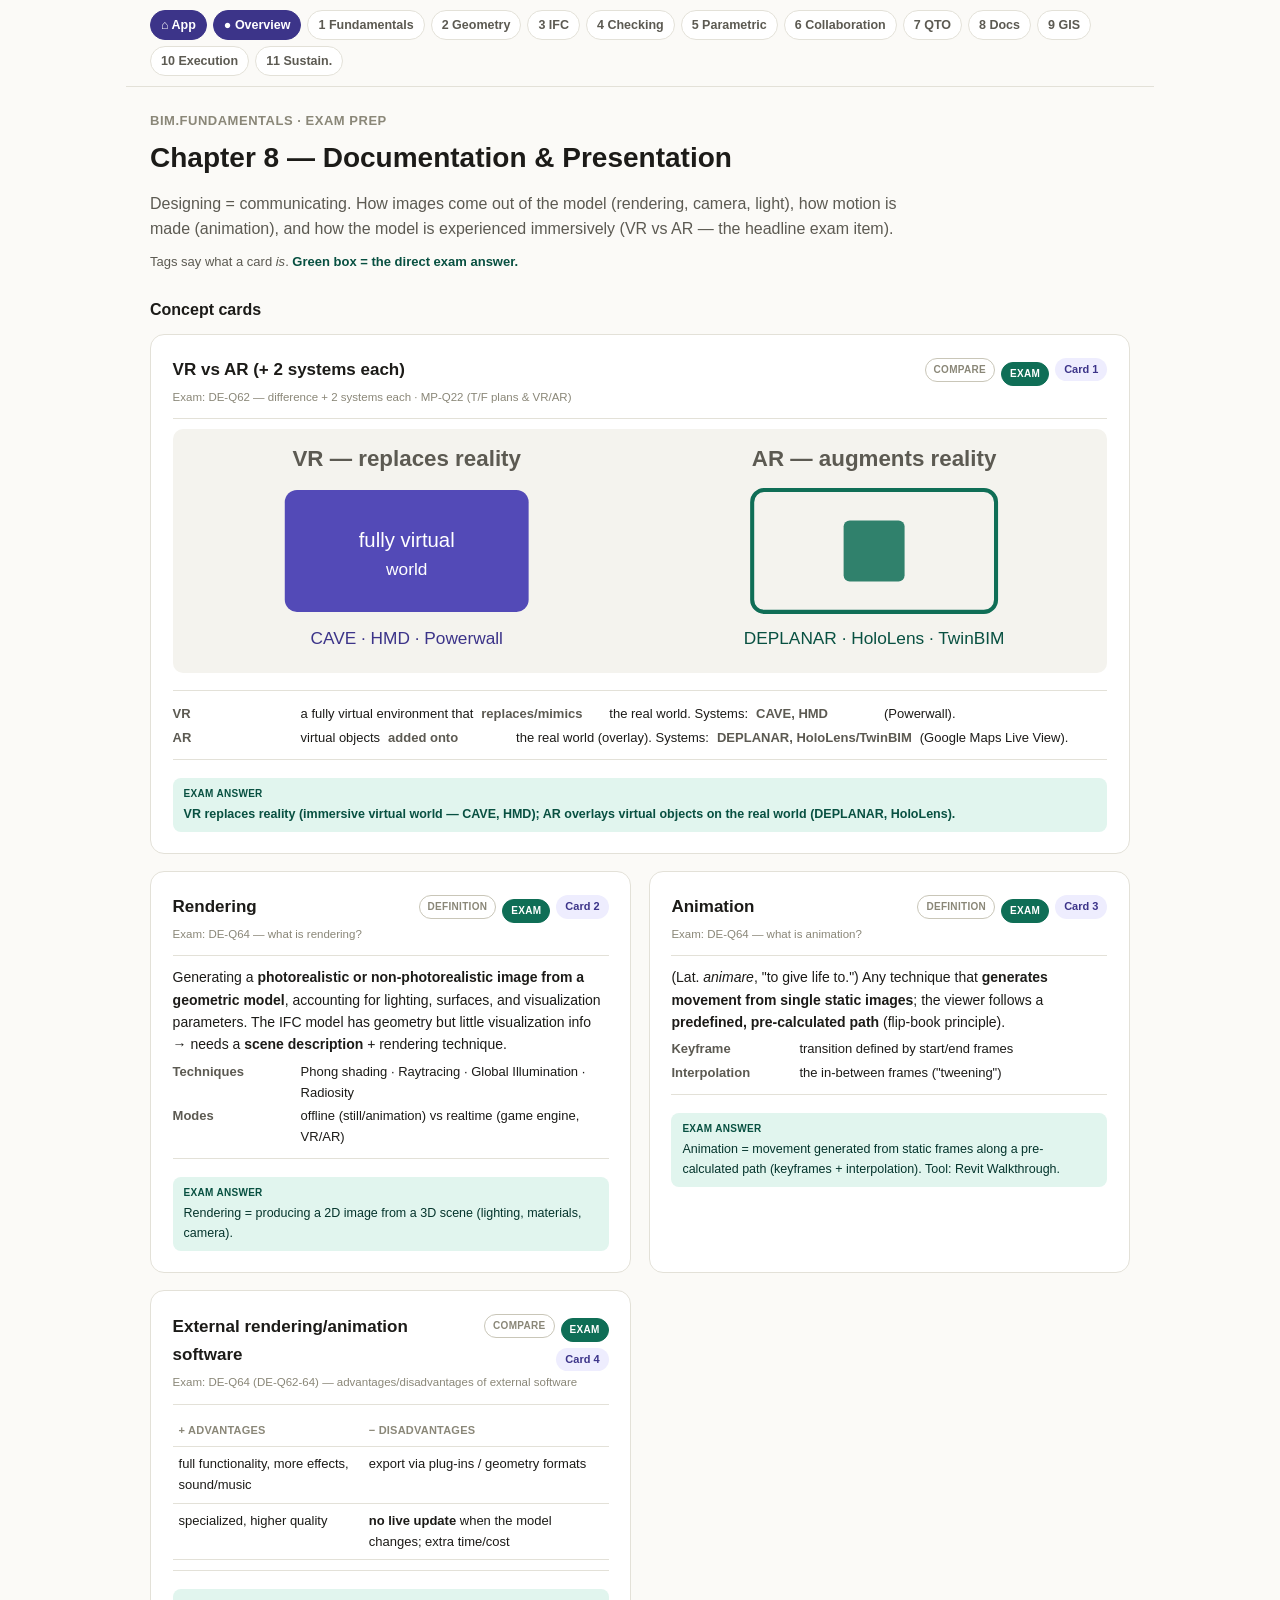
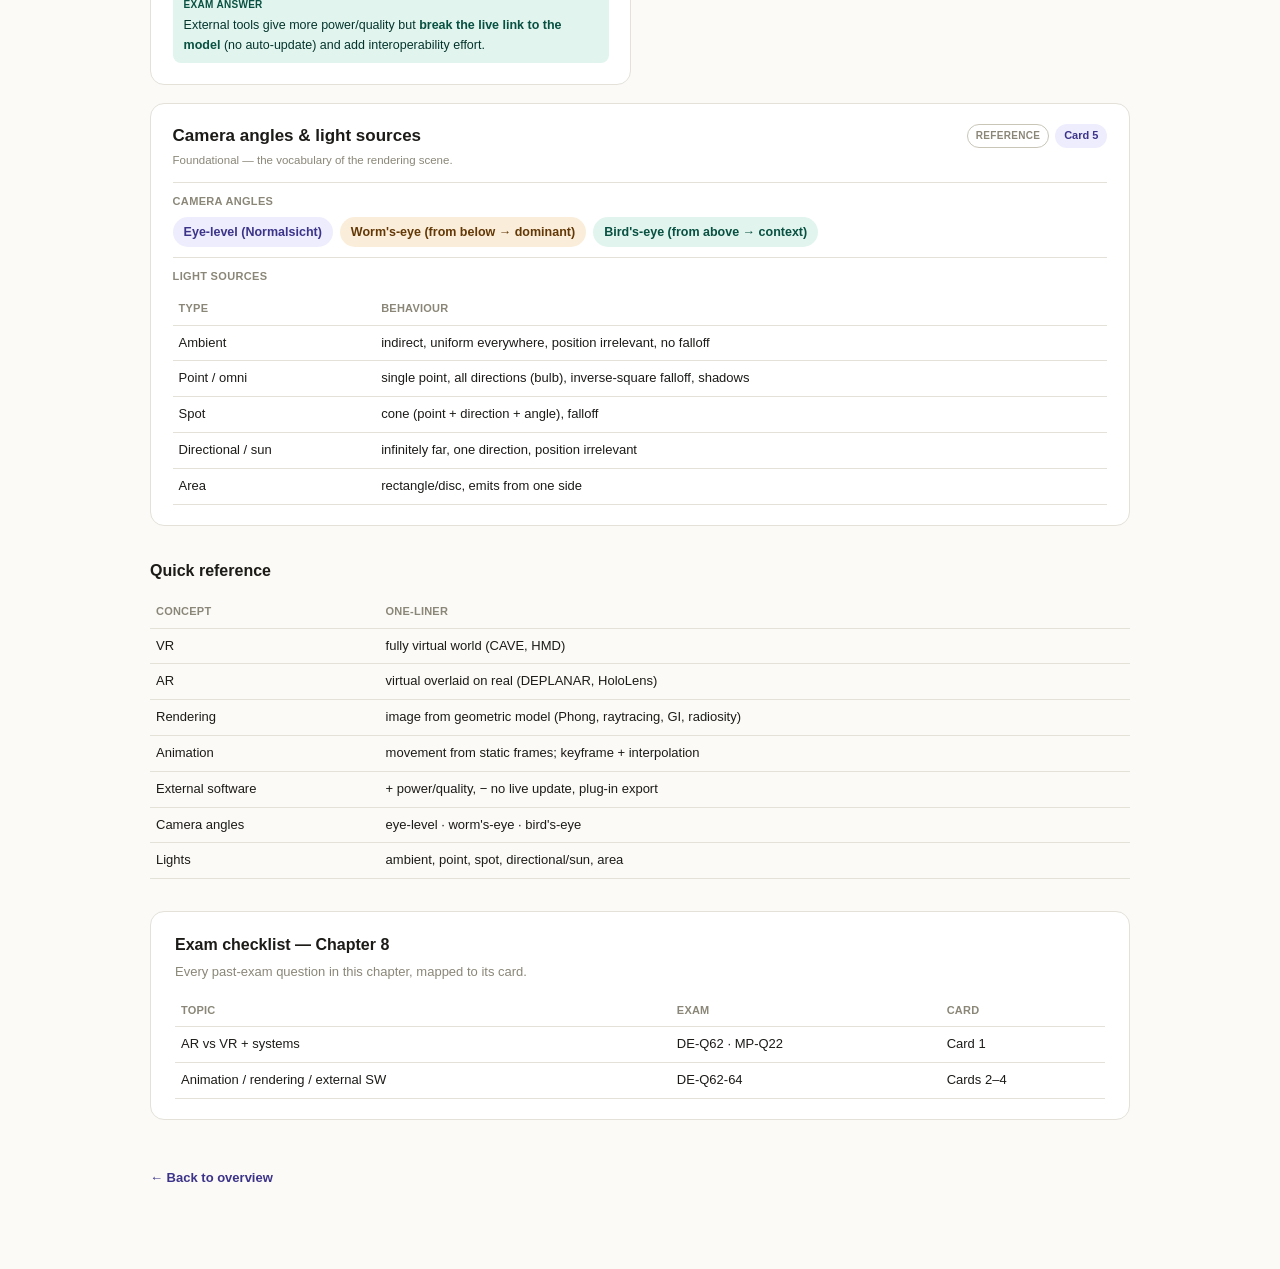
<file: StudyGuide/Ch08_Documentation.html>
<!DOCTYPE html>
<html lang="en">
<head>
<meta charset="UTF-8">
<meta name="viewport" content="width=device-width, initial-scale=1">
<title>Chapter 8 — Documentation &amp; Presentation</title>
<link rel="stylesheet" href="styles.css">
</head>
<body>
<div class="wrap">

  <div class="nav"><a class="home" href="../index.html">&#8962; App</a>
    <a class="home" href="index.html">● Overview</a>
    <a href="Ch01_Fundamentals.html">1 Fundamentals</a>
    <a href="Ch02_GeometricModeling.html">2 Geometry</a>
    <a href="Ch03_IFC.html">3 IFC</a>
    <a href="Ch04_ModelChecking.html">4 Checking</a>
    <a href="Ch05_ParametricModeling.html">5 Parametric</a>
    <a href="Ch06_Collaboration.html">6 Collaboration</a>
    <a href="Ch07_QuantityTakeOff.html">7 QTO</a>
    <a href="Ch08_Documentation.html">8 Docs</a>
    <a href="Ch09_GIS.html">9 GIS</a>
    <a href="Ch10_ProjectExecution.html">10 Execution</a>
    <a href="Ch11_Sustainability.html">11 Sustain.</a>
  </div>

  <p class="kicker">BIM.fundamentals · Exam prep</p>
  <h1>Chapter 8 — Documentation &amp; Presentation</h1>
  <p class="lede">Designing = communicating. How images come out of the model (rendering, camera, light), how motion is made (animation), and how the model is experienced immersively (VR vs AR — the headline exam item).</p>
  <p class="lede" style="margin-top:-14px;font-size:13px;">Tags say what a card <i>is</i>. <span style="color:var(--teal-800);font-weight:600;">Green box = the direct exam answer.</span></p>

  <h2 class="section">Concept cards</h2>
  <div class="cardgrid">

    <!-- Card 1: AR vs VR -->
    <div class="card wide">
      <div class="card-head"><p class="card-title">VR vs AR (+ 2 systems each)</p><div class="tagrow"><span class="roletag">Compare</span><span class="roletag exam">Exam</span><span class="tag">Card 1</span></div></div>
      <p class="unlocks">Exam: DE-Q62 — difference + 2 systems each · MP-Q22 (T/F plans &amp; VR/AR)</p>
      <div class="sect">
        <svg viewBox="0 0 460 120" style="width:100%;height:auto;background:var(--surface-2);border-radius:10px;">
          <!-- VR -->
          <text x="115" y="18" font-size="11" fill="var(--text-2)" text-anchor="middle" font-weight="bold">VR — replaces reality</text>
          <rect x="55" y="30" width="120" height="60" rx="6" fill="var(--purple-600)"/>
          <text x="115" y="58" font-size="10" fill="#fff" text-anchor="middle">fully virtual</text><text x="115" y="72" font-size="8.5" fill="#fff" text-anchor="middle">world</text>
          <text x="115" y="106" font-size="8.5" fill="var(--purple-800)" text-anchor="middle">CAVE · HMD · Powerwall</text>
          <!-- AR -->
          <text x="345" y="18" font-size="11" fill="var(--text-2)" text-anchor="middle" font-weight="bold">AR — augments reality</text>
          <rect x="285" y="30" width="120" height="60" rx="6" fill="none" stroke="var(--teal-600)" stroke-width="2"/>
          <rect x="330" y="45" width="30" height="30" rx="3" fill="var(--teal-600)" opacity="0.85"/>
          <text x="345" y="106" font-size="8.5" fill="var(--teal-800)" text-anchor="middle">DEPLANAR · HoloLens · TwinBIM</text>
        </svg>
      </div>
      <div class="sect">
        <p class="kv"><b>VR</b> a fully virtual environment that <b>replaces/mimics</b> the real world. Systems: <b>CAVE, HMD</b> (Powerwall).</p>
        <p class="kv"><b>AR</b> virtual objects <b>added onto</b> the real world (overlay). Systems: <b>DEPLANAR, HoloLens/TwinBIM</b> (Google Maps Live View).</p>
      </div>
      <div class="sect">
        <div class="exam"><span class="qs">Exam answer</span><b>VR replaces reality (immersive virtual world — CAVE, HMD); AR overlays virtual objects on the real world (DEPLANAR, HoloLens).</b></div>
      </div>
    </div>

    <!-- Card 2: rendering -->
    <div class="card">
      <div class="card-head"><p class="card-title">Rendering</p><div class="tagrow"><span class="roletag">Definition</span><span class="roletag exam">Exam</span><span class="tag">Card 2</span></div></div>
      <p class="unlocks">Exam: DE-Q64 — what is rendering?</p>
      <div class="sect">
        <p class="bigpic">Generating a <b>photorealistic or non-photorealistic image from a geometric model</b>, accounting for lighting, surfaces, and visualization parameters. The IFC model has geometry but little visualization info → needs a <b>scene description</b> + rendering technique.</p>
        <p class="kv" style="margin-top:6px;"><b>Techniques</b> Phong shading · Raytracing · Global Illumination · Radiosity</p>
        <p class="kv"><b>Modes</b> offline (still/animation) vs realtime (game engine, VR/AR)</p>
      </div>
      <div class="sect">
        <div class="exam"><span class="qs">Exam answer</span>Rendering = producing a 2D image from a 3D scene (lighting, materials, camera).</div>
      </div>
    </div>

    <!-- Card 3: animation -->
    <div class="card">
      <div class="card-head"><p class="card-title">Animation</p><div class="tagrow"><span class="roletag">Definition</span><span class="roletag exam">Exam</span><span class="tag">Card 3</span></div></div>
      <p class="unlocks">Exam: DE-Q64 — what is animation?</p>
      <div class="sect">
        <p class="bigpic">(Lat. <i>animare</i>, "to give life to.") Any technique that <b>generates movement from single static images</b>; the viewer follows a <b>predefined, pre-calculated path</b> (flip-book principle).</p>
        <p class="kv" style="margin-top:6px;"><b>Keyframe</b> transition defined by start/end frames</p>
        <p class="kv"><b>Interpolation</b> the in-between frames ("tweening")</p>
      </div>
      <div class="sect">
        <div class="exam"><span class="qs">Exam answer</span>Animation = movement generated from static frames along a pre-calculated path (keyframes + interpolation). Tool: Revit Walkthrough.</div>
      </div>
    </div>

    <!-- Card 4: external software -->
    <div class="card">
      <div class="card-head"><p class="card-title">External rendering/animation software</p><div class="tagrow"><span class="roletag">Compare</span><span class="roletag exam">Exam</span><span class="tag">Card 4</span></div></div>
      <p class="unlocks">Exam: DE-Q64 (DE-Q62-64) — advantages/disadvantages of external software</p>
      <div class="sect">
        <table class="ref" style="margin:0;">
          <tr><th>+ Advantages</th><th>− Disadvantages</th></tr>
          <tr><td>full functionality, more effects, sound/music</td><td>export via plug-ins / geometry formats</td></tr>
          <tr><td>specialized, higher quality</td><td><b>no live update</b> when the model changes; extra time/cost</td></tr>
        </table>
      </div>
      <div class="sect">
        <div class="exam"><span class="qs">Exam answer</span>External tools give more power/quality but <b>break the live link to the model</b> (no auto-update) and add interoperability effort.</div>
      </div>
    </div>

    <!-- Card 5: camera + light -->
    <div class="card wide">
      <div class="card-head"><p class="card-title">Camera angles &amp; light sources</p><div class="tagrow"><span class="roletag">Reference</span><span class="tag">Card 5</span></div></div>
      <p class="unlocks">Foundational — the vocabulary of the rendering scene.</p>
      <div class="sect">
        <p class="label">Camera angles</p>
        <div class="chain"><div class="chain-row"><span class="pill hl">Eye-level (Normalsicht)</span><span class="pill ju">Worm's-eye (from below → dominant)</span><span class="pill se">Bird's-eye (from above → context)</span></div></div>
      </div>
      <div class="sect">
        <p class="label">Light sources</p>
        <table class="ref" style="margin:0;">
          <tr><th>Type</th><th>Behaviour</th></tr>
          <tr><td>Ambient</td><td>indirect, uniform everywhere, position irrelevant, no falloff</td></tr>
          <tr><td>Point / omni</td><td>single point, all directions (bulb), inverse-square falloff, shadows</td></tr>
          <tr><td>Spot</td><td>cone (point + direction + angle), falloff</td></tr>
          <tr><td>Directional / sun</td><td>infinitely far, one direction, position irrelevant</td></tr>
          <tr><td>Area</td><td>rectangle/disc, emits from one side</td></tr>
        </table>
      </div>
    </div>

  </div>

  <h2 class="section">Quick reference</h2>
  <table class="ref" style="margin-bottom:2rem;">
    <tr><th>Concept</th><th>One-liner</th></tr>
    <tr><td>VR</td><td>fully virtual world (CAVE, HMD)</td></tr>
    <tr><td>AR</td><td>virtual overlaid on real (DEPLANAR, HoloLens)</td></tr>
    <tr><td>Rendering</td><td>image from geometric model (Phong, raytracing, GI, radiosity)</td></tr>
    <tr><td>Animation</td><td>movement from static frames; keyframe + interpolation</td></tr>
    <tr><td>External software</td><td>+ power/quality, − no live update, plug-in export</td></tr>
    <tr><td>Camera angles</td><td>eye-level · worm's-eye · bird's-eye</td></tr>
    <tr><td>Lights</td><td>ambient, point, spot, directional/sun, area</td></tr>
  </table>

  <div class="checklist">
    <h2>Exam checklist — Chapter 8</h2>
    <p class="sub">Every past-exam question in this chapter, mapped to its card.</p>
    <table class="ref">
      <tr><th>Topic</th><th>Exam</th><th>Card</th></tr>
      <tr><td>AR vs VR + systems</td><td>DE-Q62 · MP-Q22</td><td>Card 1</td></tr>
      <tr><td>Animation / rendering / external SW</td><td>DE-Q62-64</td><td>Cards 2–4</td></tr>
    </table>
  </div>

  <a class="back" href="index.html">← Back to overview</a>
</div>
</body>
</html>
</file>
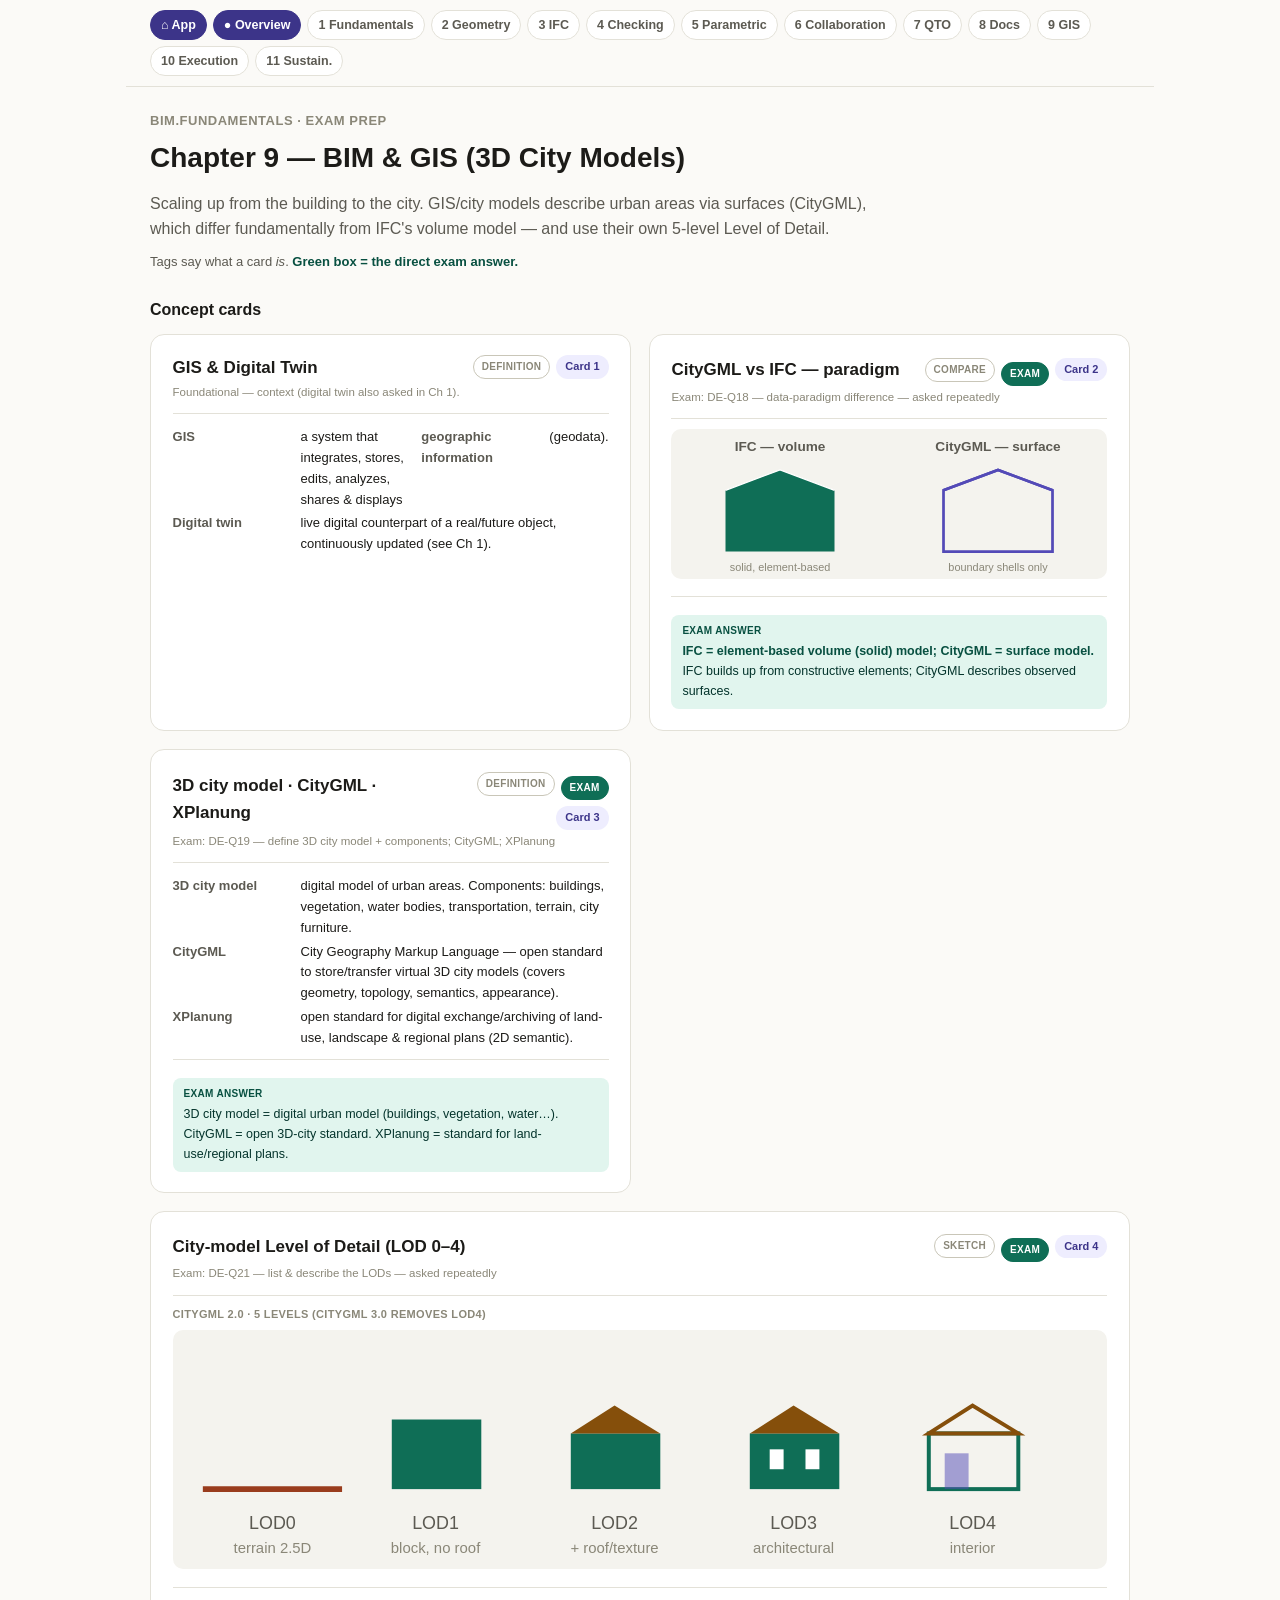
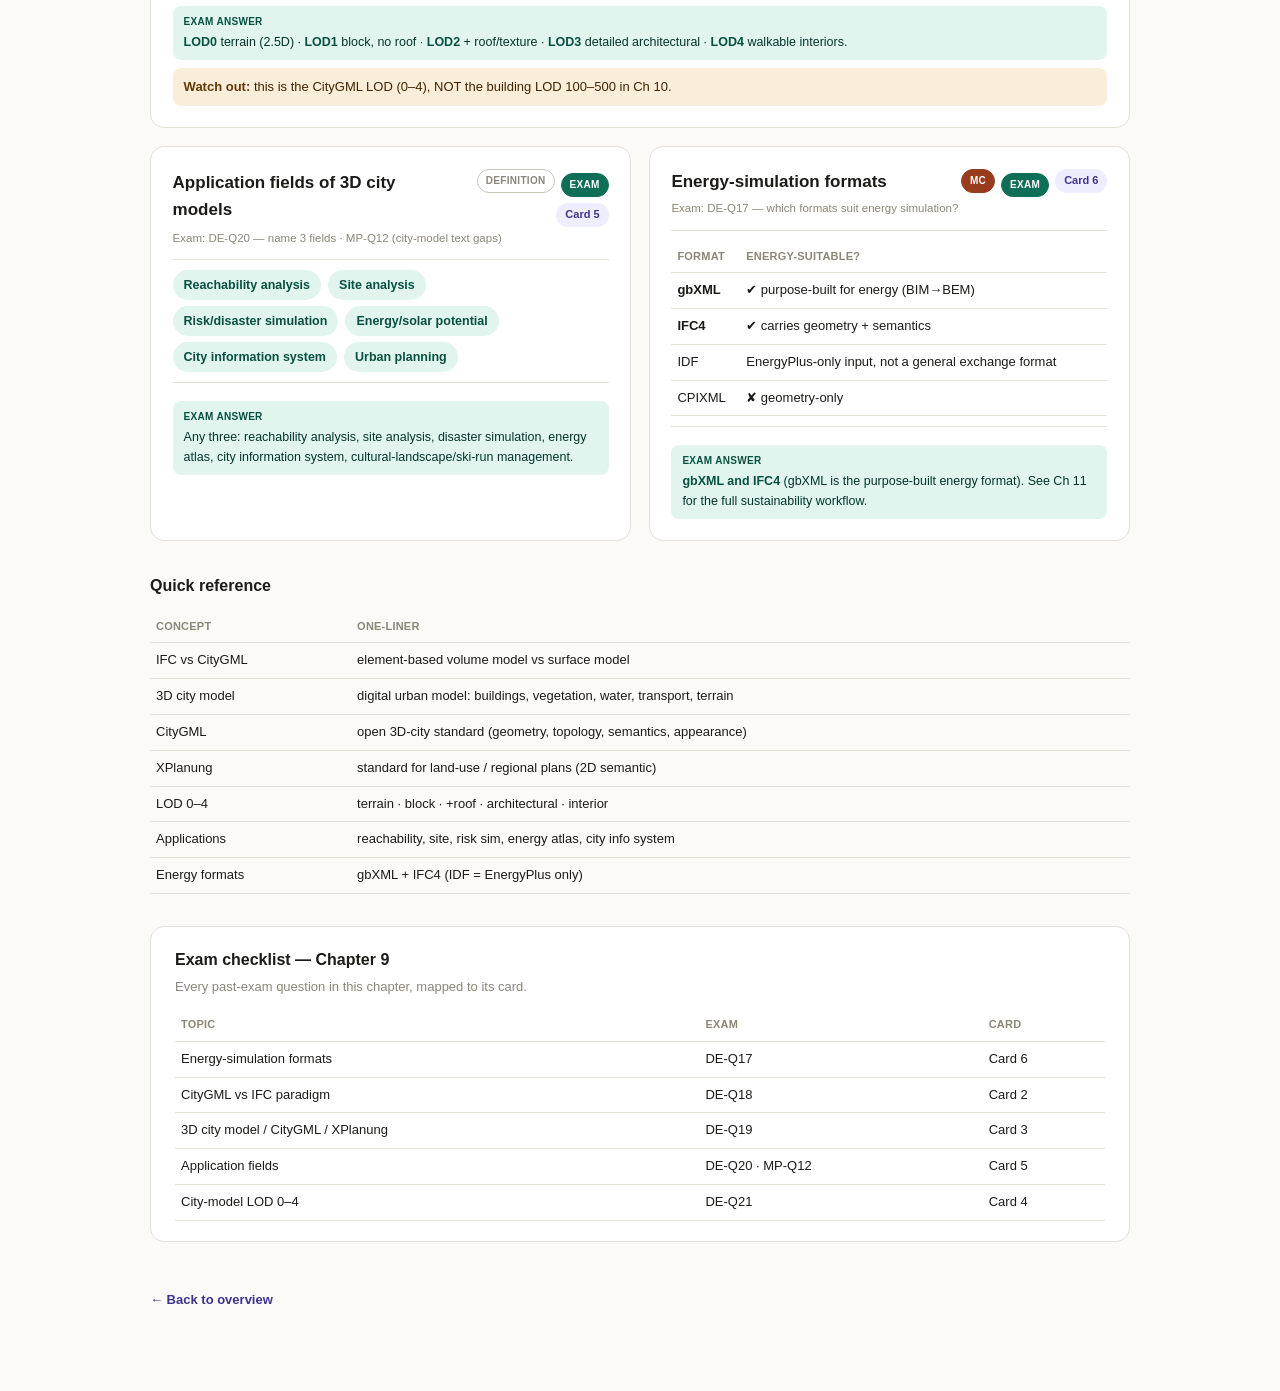
<file: StudyGuide/Ch09_GIS.html>
<!DOCTYPE html>
<html lang="en">
<head>
<meta charset="UTF-8">
<meta name="viewport" content="width=device-width, initial-scale=1">
<title>Chapter 9 — BIM &amp; GIS</title>
<link rel="stylesheet" href="styles.css">
</head>
<body>
<div class="wrap">

  <div class="nav"><a class="home" href="../index.html">&#8962; App</a>
    <a class="home" href="index.html">● Overview</a>
    <a href="Ch01_Fundamentals.html">1 Fundamentals</a>
    <a href="Ch02_GeometricModeling.html">2 Geometry</a>
    <a href="Ch03_IFC.html">3 IFC</a>
    <a href="Ch04_ModelChecking.html">4 Checking</a>
    <a href="Ch05_ParametricModeling.html">5 Parametric</a>
    <a href="Ch06_Collaboration.html">6 Collaboration</a>
    <a href="Ch07_QuantityTakeOff.html">7 QTO</a>
    <a href="Ch08_Documentation.html">8 Docs</a>
    <a href="Ch09_GIS.html">9 GIS</a>
    <a href="Ch10_ProjectExecution.html">10 Execution</a>
    <a href="Ch11_Sustainability.html">11 Sustain.</a>
  </div>

  <p class="kicker">BIM.fundamentals · Exam prep</p>
  <h1>Chapter 9 — BIM &amp; GIS (3D City Models)</h1>
  <p class="lede">Scaling up from the building to the city. GIS/city models describe urban areas via surfaces (CityGML), which differ fundamentally from IFC's volume model — and use their own 5-level Level of Detail.</p>
  <p class="lede" style="margin-top:-14px;font-size:13px;">Tags say what a card <i>is</i>. <span style="color:var(--teal-800);font-weight:600;">Green box = the direct exam answer.</span></p>

  <h2 class="section">Concept cards</h2>
  <div class="cardgrid">

    <!-- Card 1: digital twin / GIS -->
    <div class="card">
      <div class="card-head"><p class="card-title">GIS &amp; Digital Twin</p><div class="tagrow"><span class="roletag">Definition</span><span class="tag">Card 1</span></div></div>
      <p class="unlocks">Foundational — context (digital twin also asked in Ch 1).</p>
      <div class="sect">
        <p class="kv"><b>GIS</b> a system that integrates, stores, edits, analyzes, shares &amp; displays <b>geographic information</b> (geodata).</p>
        <p class="kv"><b>Digital twin</b> live digital counterpart of a real/future object, continuously updated (see Ch 1).</p>
      </div>
    </div>

    <!-- Card 2: CityGML vs IFC paradigm -->
    <div class="card">
      <div class="card-head"><p class="card-title">CityGML vs IFC — paradigm</p><div class="tagrow"><span class="roletag">Compare</span><span class="roletag exam">Exam</span><span class="tag">Card 2</span></div></div>
      <p class="unlocks">Exam: DE-Q18 — data-paradigm difference — asked repeatedly</p>
      <div class="sect">
        <svg viewBox="0 0 320 110" style="width:100%;height:auto;background:var(--surface-2);border-radius:10px;">
          <text x="80" y="16" font-size="10" fill="var(--text-2)" text-anchor="middle" font-weight="bold">IFC — volume</text>
          <path d="M40 90 L40 45 L80 30 L120 45 L120 90 Z" fill="var(--teal-600)"/><path d="M40 45 L80 30 L120 45" fill="none" stroke="#fff" stroke-width="1"/>
          <text x="80" y="104" font-size="8" fill="var(--text-mut)" text-anchor="middle">solid, element-based</text>
          <text x="240" y="16" font-size="10" fill="var(--text-2)" text-anchor="middle" font-weight="bold">CityGML — surface</text>
          <path d="M200 90 L200 45 L240 30 L280 45 L280 90 Z" fill="none" stroke="var(--purple-600)" stroke-width="2"/><path d="M200 45 L240 30 L280 45" fill="none" stroke="var(--purple-600)" stroke-width="2"/>
          <text x="240" y="104" font-size="8" fill="var(--text-mut)" text-anchor="middle">boundary shells only</text>
        </svg>
      </div>
      <div class="sect">
        <div class="exam"><span class="qs">Exam answer</span><b>IFC = element-based volume (solid) model; CityGML = surface model.</b> IFC builds up from constructive elements; CityGML describes observed surfaces.</div>
      </div>
    </div>

    <!-- Card 3: 3D city model + CityGML + XPlanung -->
    <div class="card">
      <div class="card-head"><p class="card-title">3D city model · CityGML · XPlanung</p><div class="tagrow"><span class="roletag">Definition</span><span class="roletag exam">Exam</span><span class="tag">Card 3</span></div></div>
      <p class="unlocks">Exam: DE-Q19 — define 3D city model + components; CityGML; XPlanung</p>
      <div class="sect">
        <p class="kv"><b>3D city model</b> digital model of urban areas. Components: buildings, vegetation, water bodies, transportation, terrain, city furniture.</p>
        <p class="kv"><b>CityGML</b> City Geography Markup Language — open standard to store/transfer virtual 3D city models (covers geometry, topology, semantics, appearance).</p>
        <p class="kv"><b>XPlanung</b> open standard for digital exchange/archiving of land-use, landscape &amp; regional plans (2D semantic).</p>
      </div>
      <div class="sect">
        <div class="exam"><span class="qs">Exam answer</span>3D city model = digital urban model (buildings, vegetation, water…). CityGML = open 3D-city standard. XPlanung = standard for land-use/regional plans.</div>
      </div>
    </div>

    <!-- Card 4: LOD 0-4 -->
    <div class="card wide">
      <div class="card-head"><p class="card-title">City-model Level of Detail (LOD 0–4)</p><div class="tagrow"><span class="roletag">Sketch</span><span class="roletag exam">Exam</span><span class="tag">Card 4</span></div></div>
      <p class="unlocks">Exam: DE-Q21 — list &amp; describe the LODs — asked repeatedly</p>
      <div class="sect">
        <p class="label">CityGML 2.0 · 5 levels (CityGML 3.0 removes LOD4)</p>
        <svg viewBox="0 0 470 120" style="width:100%;height:auto;background:var(--surface-2);border-radius:10px;">
          <!-- LOD0 terrain -->
          <line x1="15" y1="80" x2="85" y2="80" stroke="var(--coral-600)" stroke-width="3"/><text x="50" y="100" font-size="9" fill="var(--text-2)" text-anchor="middle">LOD0</text><text x="50" y="112" font-size="7.5" fill="var(--text-mut)" text-anchor="middle">terrain 2.5D</text>
          <!-- LOD1 block -->
          <rect x="110" y="45" width="45" height="35" fill="var(--teal-600)"/><text x="132" y="100" font-size="9" fill="var(--text-2)" text-anchor="middle">LOD1</text><text x="132" y="112" font-size="7.5" fill="var(--text-mut)" text-anchor="middle">block, no roof</text>
          <!-- LOD2 roof -->
          <rect x="200" y="52" width="45" height="28" fill="var(--teal-600)"/><path d="M200 52 L222 38 L245 52 Z" fill="var(--amber-600)"/><text x="222" y="100" font-size="9" fill="var(--text-2)" text-anchor="middle">LOD2</text><text x="222" y="112" font-size="7.5" fill="var(--text-mut)" text-anchor="middle">+ roof/texture</text>
          <!-- LOD3 detailed -->
          <rect x="290" y="52" width="45" height="28" fill="var(--teal-600)"/><path d="M290 52 L312 38 L335 52 Z" fill="var(--amber-600)"/><rect x="300" y="60" width="7" height="10" fill="#fff"/><rect x="318" y="60" width="7" height="10" fill="#fff"/><text x="312" y="100" font-size="9" fill="var(--text-2)" text-anchor="middle">LOD3</text><text x="312" y="112" font-size="7.5" fill="var(--text-mut)" text-anchor="middle">architectural</text>
          <!-- LOD4 interior -->
          <rect x="380" y="52" width="45" height="28" fill="none" stroke="var(--teal-600)" stroke-width="2"/><path d="M380 52 L402 38 L425 52 Z" fill="none" stroke="var(--amber-600)" stroke-width="2"/><rect x="388" y="62" width="12" height="18" fill="var(--purple-600)" opacity="0.5"/><text x="402" y="100" font-size="9" fill="var(--text-2)" text-anchor="middle">LOD4</text><text x="402" y="112" font-size="7.5" fill="var(--text-mut)" text-anchor="middle">interior</text>
        </svg>
      </div>
      <div class="sect">
        <div class="exam"><span class="qs">Exam answer</span><b>LOD0</b> terrain (2.5D) · <b>LOD1</b> block, no roof · <b>LOD2</b> + roof/texture · <b>LOD3</b> detailed architectural · <b>LOD4</b> walkable interiors.</div>
        <p class="watch" style="margin-top:8px;"><b>Watch out:</b> this is the CityGML LOD (0–4), NOT the building LOD 100–500 in Ch 10.</p>
      </div>
    </div>

    <!-- Card 5: application fields -->
    <div class="card">
      <div class="card-head"><p class="card-title">Application fields of 3D city models</p><div class="tagrow"><span class="roletag">Definition</span><span class="roletag exam">Exam</span><span class="tag">Card 5</span></div></div>
      <p class="unlocks">Exam: DE-Q20 — name 3 fields · MP-Q12 (city-model text gaps)</p>
      <div class="sect">
        <div class="chain"><div class="chain-row"><span class="pill se">Reachability analysis</span><span class="pill se">Site analysis</span></div><div class="chain-row"><span class="pill se">Risk/disaster simulation</span><span class="pill se">Energy/solar potential</span></div><div class="chain-row"><span class="pill se">City information system</span><span class="pill se">Urban planning</span></div></div>
      </div>
      <div class="sect">
        <div class="exam"><span class="qs">Exam answer</span>Any three: reachability analysis, site analysis, disaster simulation, energy atlas, city information system, cultural-landscape/ski-run management.</div>
      </div>
    </div>

    <!-- Card 6: energy formats -->
    <div class="card">
      <div class="card-head"><p class="card-title">Energy-simulation formats</p><div class="tagrow"><span class="roletag calc">MC</span><span class="roletag exam">Exam</span><span class="tag">Card 6</span></div></div>
      <p class="unlocks">Exam: DE-Q17 — which formats suit energy simulation?</p>
      <div class="sect">
        <table class="ref" style="margin:0;">
          <tr><th>Format</th><th>Energy-suitable?</th></tr>
          <tr><td><b>gbXML</b></td><td>✔ purpose-built for energy (BIM→BEM)</td></tr>
          <tr><td><b>IFC4</b></td><td>✔ carries geometry + semantics</td></tr>
          <tr><td>IDF</td><td>EnergyPlus-only input, not a general exchange format</td></tr>
          <tr><td>CPIXML</td><td>✘ geometry-only</td></tr>
        </table>
      </div>
      <div class="sect">
        <div class="exam"><span class="qs">Exam answer</span><b>gbXML and IFC4</b> (gbXML is the purpose-built energy format). See Ch 11 for the full sustainability workflow.</div>
      </div>
    </div>

  </div>

  <h2 class="section">Quick reference</h2>
  <table class="ref" style="margin-bottom:2rem;">
    <tr><th>Concept</th><th>One-liner</th></tr>
    <tr><td>IFC vs CityGML</td><td>element-based volume model vs surface model</td></tr>
    <tr><td>3D city model</td><td>digital urban model: buildings, vegetation, water, transport, terrain</td></tr>
    <tr><td>CityGML</td><td>open 3D-city standard (geometry, topology, semantics, appearance)</td></tr>
    <tr><td>XPlanung</td><td>standard for land-use / regional plans (2D semantic)</td></tr>
    <tr><td>LOD 0–4</td><td>terrain · block · +roof · architectural · interior</td></tr>
    <tr><td>Applications</td><td>reachability, site, risk sim, energy atlas, city info system</td></tr>
    <tr><td>Energy formats</td><td>gbXML + IFC4 (IDF = EnergyPlus only)</td></tr>
  </table>

  <div class="checklist">
    <h2>Exam checklist — Chapter 9</h2>
    <p class="sub">Every past-exam question in this chapter, mapped to its card.</p>
    <table class="ref">
      <tr><th>Topic</th><th>Exam</th><th>Card</th></tr>
      <tr><td>Energy-simulation formats</td><td>DE-Q17</td><td>Card 6</td></tr>
      <tr><td>CityGML vs IFC paradigm</td><td>DE-Q18</td><td>Card 2</td></tr>
      <tr><td>3D city model / CityGML / XPlanung</td><td>DE-Q19</td><td>Card 3</td></tr>
      <tr><td>Application fields</td><td>DE-Q20 · MP-Q12</td><td>Card 5</td></tr>
      <tr><td>City-model LOD 0–4</td><td>DE-Q21</td><td>Card 4</td></tr>
    </table>
  </div>

  <a class="back" href="index.html">← Back to overview</a>
</div>
</body>
</html>
</file>
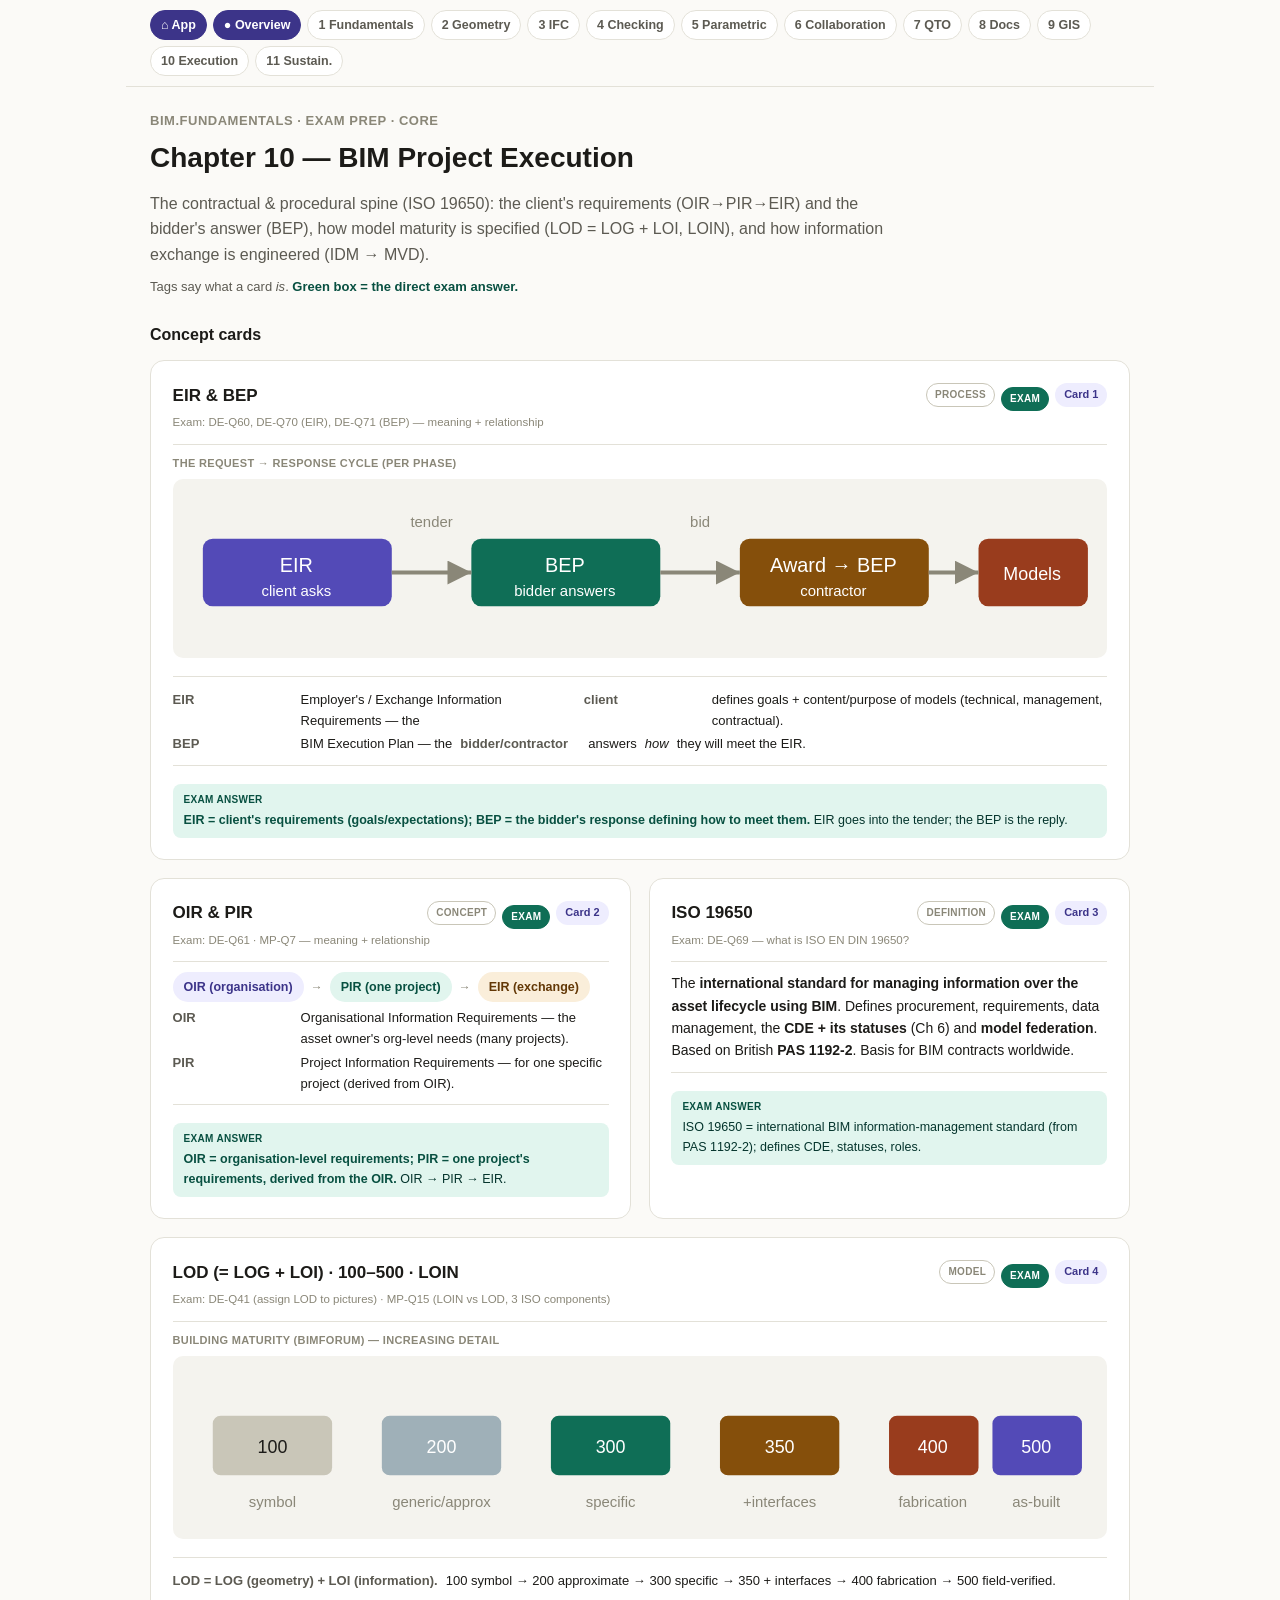
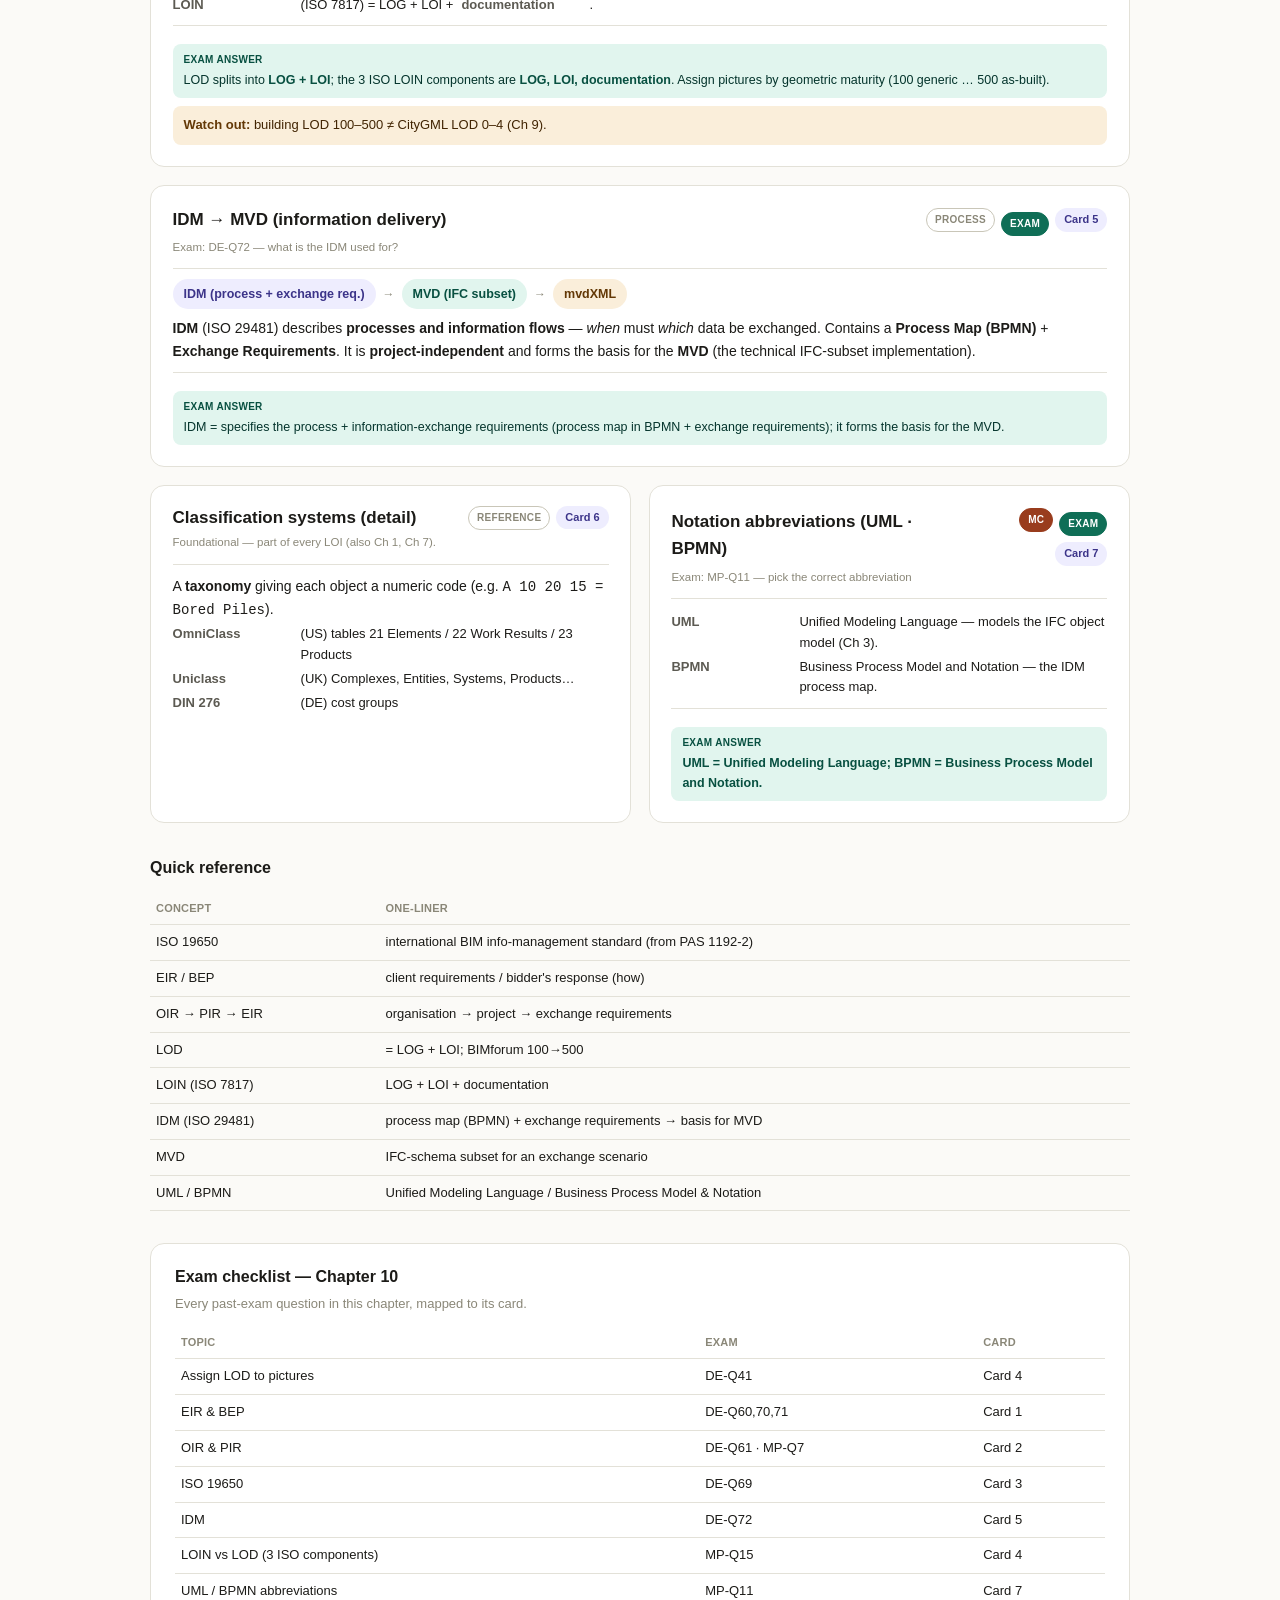
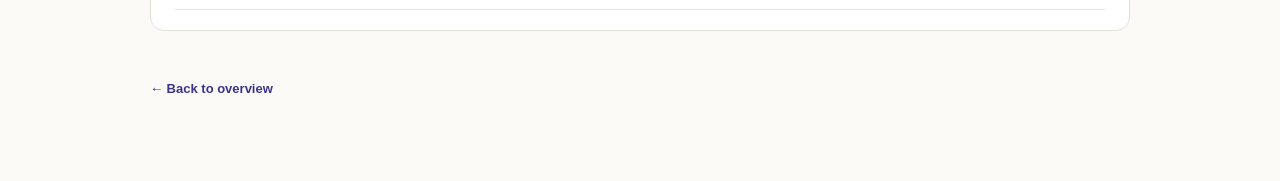
<file: StudyGuide/Ch10_ProjectExecution.html>
<!DOCTYPE html>
<html lang="en">
<head>
<meta charset="UTF-8">
<meta name="viewport" content="width=device-width, initial-scale=1">
<title>Chapter 10 — BIM Project Execution</title>
<link rel="stylesheet" href="styles.css">
</head>
<body>
<div class="wrap">

  <div class="nav"><a class="home" href="../index.html">&#8962; App</a>
    <a class="home" href="index.html">● Overview</a>
    <a href="Ch01_Fundamentals.html">1 Fundamentals</a>
    <a href="Ch02_GeometricModeling.html">2 Geometry</a>
    <a href="Ch03_IFC.html">3 IFC</a>
    <a href="Ch04_ModelChecking.html">4 Checking</a>
    <a href="Ch05_ParametricModeling.html">5 Parametric</a>
    <a href="Ch06_Collaboration.html">6 Collaboration</a>
    <a href="Ch07_QuantityTakeOff.html">7 QTO</a>
    <a href="Ch08_Documentation.html">8 Docs</a>
    <a href="Ch09_GIS.html">9 GIS</a>
    <a href="Ch10_ProjectExecution.html">10 Execution</a>
    <a href="Ch11_Sustainability.html">11 Sustain.</a>
  </div>

  <p class="kicker">BIM.fundamentals · Exam prep · CORE</p>
  <h1>Chapter 10 — BIM Project Execution</h1>
  <p class="lede">The contractual &amp; procedural spine (ISO 19650): the client's requirements (OIR→PIR→EIR) and the bidder's answer (BEP), how model maturity is specified (LOD = LOG + LOI, LOIN), and how information exchange is engineered (IDM → MVD).</p>
  <p class="lede" style="margin-top:-14px;font-size:13px;">Tags say what a card <i>is</i>. <span style="color:var(--teal-800);font-weight:600;">Green box = the direct exam answer.</span></p>

  <h2 class="section">Concept cards</h2>
  <div class="cardgrid">

    <!-- Card 1: EIR / BEP -->
    <div class="card wide">
      <div class="card-head"><p class="card-title">EIR &amp; BEP</p><div class="tagrow"><span class="roletag">Process</span><span class="roletag exam">Exam</span><span class="tag">Card 1</span></div></div>
      <p class="unlocks">Exam: DE-Q60, DE-Q70 (EIR), DE-Q71 (BEP) — meaning + relationship</p>
      <div class="sect">
        <p class="label">The request → response cycle (per phase)</p>
        <svg viewBox="0 0 470 90" style="width:100%;height:auto;background:var(--surface-2);border-radius:10px;">
          <rect x="15" y="30" width="95" height="34" rx="5" fill="var(--purple-600)"/><text x="62" y="47" font-size="10" fill="#fff" text-anchor="middle">EIR</text><text x="62" y="59" font-size="7.5" fill="#fff" text-anchor="middle">client asks</text>
          <rect x="150" y="30" width="95" height="34" rx="5" fill="var(--teal-600)"/><text x="197" y="47" font-size="10" fill="#fff" text-anchor="middle">BEP</text><text x="197" y="59" font-size="7.5" fill="#fff" text-anchor="middle">bidder answers</text>
          <rect x="285" y="30" width="95" height="34" rx="5" fill="var(--amber-600)"/><text x="332" y="47" font-size="10" fill="#fff" text-anchor="middle">Award → BEP</text><text x="332" y="59" font-size="7.5" fill="#fff" text-anchor="middle">contractor</text>
          <rect x="405" y="30" width="55" height="34" rx="5" fill="var(--coral-600)"/><text x="432" y="51" font-size="9" fill="#fff" text-anchor="middle">Models</text>
          <line x1="110" y1="47" x2="150" y2="47" stroke="var(--text-mut)" stroke-width="2" marker-end="url(#a10)"/><text x="130" y="24" font-size="7.5" fill="var(--text-mut)" text-anchor="middle">tender</text>
          <line x1="245" y1="47" x2="285" y2="47" stroke="var(--text-mut)" stroke-width="2" marker-end="url(#a10)"/><text x="265" y="24" font-size="7.5" fill="var(--text-mut)" text-anchor="middle">bid</text>
          <line x1="380" y1="47" x2="405" y2="47" stroke="var(--text-mut)" stroke-width="2" marker-end="url(#a10)"/>
          <defs><marker id="a10" markerWidth="8" markerHeight="8" refX="6" refY="3" orient="auto"><path d="M0 0 L6 3 L0 6 z" fill="var(--text-mut)"/></marker></defs>
        </svg>
      </div>
      <div class="sect">
        <p class="kv"><b>EIR</b> Employer's / Exchange Information Requirements — the <b>client</b> defines goals + content/purpose of models (technical, management, contractual).</p>
        <p class="kv"><b>BEP</b> BIM Execution Plan — the <b>bidder/contractor</b> answers <i>how</i> they will meet the EIR.</p>
      </div>
      <div class="sect">
        <div class="exam"><span class="qs">Exam answer</span><b>EIR = client's requirements (goals/expectations); BEP = the bidder's response defining how to meet them.</b> EIR goes into the tender; the BEP is the reply.</div>
      </div>
    </div>

    <!-- Card 2: OIR / PIR -->
    <div class="card">
      <div class="card-head"><p class="card-title">OIR &amp; PIR</p><div class="tagrow"><span class="roletag">Concept</span><span class="roletag exam">Exam</span><span class="tag">Card 2</span></div></div>
      <p class="unlocks">Exam: DE-Q61 · MP-Q7 — meaning + relationship</p>
      <div class="sect">
        <div class="chain"><div class="chain-row"><span class="pill hl">OIR (organisation)</span><span class="arrow">→</span><span class="pill se">PIR (one project)</span><span class="arrow">→</span><span class="pill ju">EIR (exchange)</span></div></div>
        <p class="kv" style="margin-top:6px;"><b>OIR</b> Organisational Information Requirements — the asset owner's org-level needs (many projects).</p>
        <p class="kv"><b>PIR</b> Project Information Requirements — for one specific project (derived from OIR).</p>
      </div>
      <div class="sect">
        <div class="exam"><span class="qs">Exam answer</span><b>OIR = organisation-level requirements; PIR = one project's requirements, derived from the OIR.</b> OIR → PIR → EIR.</div>
      </div>
    </div>

    <!-- Card 3: ISO 19650 -->
    <div class="card">
      <div class="card-head"><p class="card-title">ISO 19650</p><div class="tagrow"><span class="roletag">Definition</span><span class="roletag exam">Exam</span><span class="tag">Card 3</span></div></div>
      <p class="unlocks">Exam: DE-Q69 — what is ISO EN DIN 19650?</p>
      <div class="sect">
        <p class="bigpic">The <b>international standard for managing information over the asset lifecycle using BIM</b>. Defines procurement, requirements, data management, the <b>CDE + its statuses</b> (Ch 6) and <b>model federation</b>. Based on British <b>PAS 1192-2</b>. Basis for BIM contracts worldwide.</p>
      </div>
      <div class="sect">
        <div class="exam"><span class="qs">Exam answer</span>ISO 19650 = international BIM information-management standard (from PAS 1192-2); defines CDE, statuses, roles.</div>
      </div>
    </div>

    <!-- Card 4: LOD 100-500 + LOIN -->
    <div class="card wide">
      <div class="card-head"><p class="card-title">LOD (= LOG + LOI) · 100–500 · LOIN</p><div class="tagrow"><span class="roletag">Model</span><span class="roletag exam">Exam</span><span class="tag">Card 4</span></div></div>
      <p class="unlocks">Exam: DE-Q41 (assign LOD to pictures) · MP-Q15 (LOIN vs LOD, 3 ISO components)</p>
      <div class="sect">
        <p class="label">Building maturity (BIMforum) — increasing detail</p>
        <svg viewBox="0 0 470 92" style="width:100%;height:auto;background:var(--surface-2);border-radius:10px;">
          <g text-anchor="middle">
            <rect x="20" y="30" width="60" height="30" rx="4" fill="var(--border-strong)"/><text x="50" y="49" font-size="9" fill="#1c1b18">100</text><text x="50" y="76" font-size="7.5" fill="var(--text-mut)">symbol</text>
            <rect x="105" y="30" width="60" height="30" rx="4" fill="#9fb0b8"/><text x="135" y="49" font-size="9" fill="#fff">200</text><text x="135" y="76" font-size="7.5" fill="var(--text-mut)">generic/approx</text>
            <rect x="190" y="30" width="60" height="30" rx="4" fill="var(--teal-600)"/><text x="220" y="49" font-size="9" fill="#fff">300</text><text x="220" y="76" font-size="7.5" fill="var(--text-mut)">specific</text>
            <rect x="275" y="30" width="60" height="30" rx="4" fill="var(--amber-600)"/><text x="305" y="49" font-size="9" fill="#fff">350</text><text x="305" y="76" font-size="7.5" fill="var(--text-mut)">+interfaces</text>
            <rect x="360" y="30" width="45" height="30" rx="4" fill="var(--coral-600)"/><text x="382" y="49" font-size="9" fill="#fff">400</text><text x="382" y="76" font-size="7.5" fill="var(--text-mut)">fabrication</text>
            <rect x="412" y="30" width="45" height="30" rx="4" fill="var(--purple-600)"/><text x="434" y="49" font-size="9" fill="#fff">500</text><text x="434" y="76" font-size="7.5" fill="var(--text-mut)">as-built</text>
          </g>
        </svg>
      </div>
      <div class="sect">
        <p class="kv"><b>LOD = LOG (geometry) + LOI (information).</b> 100 symbol → 200 approximate → 300 specific → 350 + interfaces → 400 fabrication → 500 field-verified.</p>
        <p class="kv"><b>LOIN</b> (ISO 7817) = LOG + LOI + <b>documentation</b>.</p>
      </div>
      <div class="sect">
        <div class="exam"><span class="qs">Exam answer</span>LOD splits into <b>LOG + LOI</b>; the 3 ISO LOIN components are <b>LOG, LOI, documentation</b>. Assign pictures by geometric maturity (100 generic … 500 as-built).</div>
        <p class="watch" style="margin-top:8px;"><b>Watch out:</b> building LOD 100–500 ≠ CityGML LOD 0–4 (Ch 9).</p>
      </div>
    </div>

    <!-- Card 5: IDM -> MVD -->
    <div class="card wide">
      <div class="card-head"><p class="card-title">IDM → MVD (information delivery)</p><div class="tagrow"><span class="roletag">Process</span><span class="roletag exam">Exam</span><span class="tag">Card 5</span></div></div>
      <p class="unlocks">Exam: DE-Q72 — what is the IDM used for?</p>
      <div class="sect">
        <div class="chain"><div class="chain-row"><span class="pill hl">IDM (process + exchange req.)</span><span class="arrow">→</span><span class="pill se">MVD (IFC subset)</span><span class="arrow">→</span><span class="pill ju">mvdXML</span></div></div>
        <p class="bigpic" style="margin-top:8px;"><b>IDM</b> (ISO 29481) describes <b>processes and information flows</b> — <i>when</i> must <i>which</i> data be exchanged. Contains a <b>Process Map (BPMN)</b> + <b>Exchange Requirements</b>. It is <b>project-independent</b> and forms the basis for the <b>MVD</b> (the technical IFC-subset implementation).</p>
      </div>
      <div class="sect">
        <div class="exam"><span class="qs">Exam answer</span>IDM = specifies the process + information-exchange requirements (process map in BPMN + exchange requirements); it forms the basis for the MVD.</div>
      </div>
    </div>

    <!-- Card 6: classification -->
    <div class="card">
      <div class="card-head"><p class="card-title">Classification systems (detail)</p><div class="tagrow"><span class="roletag">Reference</span><span class="tag">Card 6</span></div></div>
      <p class="unlocks">Foundational — part of every LOI (also Ch 1, Ch 7).</p>
      <div class="sect">
        <p class="bigpic">A <b>taxonomy</b> giving each object a numeric code (e.g. <code>A 10 20 15 = Bored Piles</code>).</p>
        <p class="kv"><b>OmniClass</b> (US) tables 21 Elements / 22 Work Results / 23 Products</p>
        <p class="kv"><b>Uniclass</b> (UK) Complexes, Entities, Systems, Products…</p>
        <p class="kv"><b>DIN 276</b> (DE) cost groups</p>
      </div>
    </div>

    <!-- Card 7: UML / BPMN -->
    <div class="card">
      <div class="card-head"><p class="card-title">Notation abbreviations (UML · BPMN)</p><div class="tagrow"><span class="roletag calc">MC</span><span class="roletag exam">Exam</span><span class="tag">Card 7</span></div></div>
      <p class="unlocks">Exam: MP-Q11 — pick the correct abbreviation</p>
      <div class="sect">
        <p class="kv"><b>UML</b> Unified Modeling Language — models the IFC object model (Ch 3).</p>
        <p class="kv"><b>BPMN</b> Business Process Model and Notation — the IDM process map.</p>
      </div>
      <div class="sect">
        <div class="exam"><span class="qs">Exam answer</span><b>UML = Unified Modeling Language; BPMN = Business Process Model and Notation.</b></div>
      </div>
    </div>

  </div>

  <h2 class="section">Quick reference</h2>
  <table class="ref" style="margin-bottom:2rem;">
    <tr><th>Concept</th><th>One-liner</th></tr>
    <tr><td>ISO 19650</td><td>international BIM info-management standard (from PAS 1192-2)</td></tr>
    <tr><td>EIR / BEP</td><td>client requirements / bidder's response (how)</td></tr>
    <tr><td>OIR → PIR → EIR</td><td>organisation → project → exchange requirements</td></tr>
    <tr><td>LOD</td><td>= LOG + LOI; BIMforum 100→500</td></tr>
    <tr><td>LOIN (ISO 7817)</td><td>LOG + LOI + documentation</td></tr>
    <tr><td>IDM (ISO 29481)</td><td>process map (BPMN) + exchange requirements → basis for MVD</td></tr>
    <tr><td>MVD</td><td>IFC-schema subset for an exchange scenario</td></tr>
    <tr><td>UML / BPMN</td><td>Unified Modeling Language / Business Process Model &amp; Notation</td></tr>
  </table>

  <div class="checklist">
    <h2>Exam checklist — Chapter 10</h2>
    <p class="sub">Every past-exam question in this chapter, mapped to its card.</p>
    <table class="ref">
      <tr><th>Topic</th><th>Exam</th><th>Card</th></tr>
      <tr><td>Assign LOD to pictures</td><td>DE-Q41</td><td>Card 4</td></tr>
      <tr><td>EIR &amp; BEP</td><td>DE-Q60,70,71</td><td>Card 1</td></tr>
      <tr><td>OIR &amp; PIR</td><td>DE-Q61 · MP-Q7</td><td>Card 2</td></tr>
      <tr><td>ISO 19650</td><td>DE-Q69</td><td>Card 3</td></tr>
      <tr><td>IDM</td><td>DE-Q72</td><td>Card 5</td></tr>
      <tr><td>LOIN vs LOD (3 ISO components)</td><td>MP-Q15</td><td>Card 4</td></tr>
      <tr><td>UML / BPMN abbreviations</td><td>MP-Q11</td><td>Card 7</td></tr>
    </table>
  </div>

  <a class="back" href="index.html">← Back to overview</a>
</div>
</body>
</html>
</file>
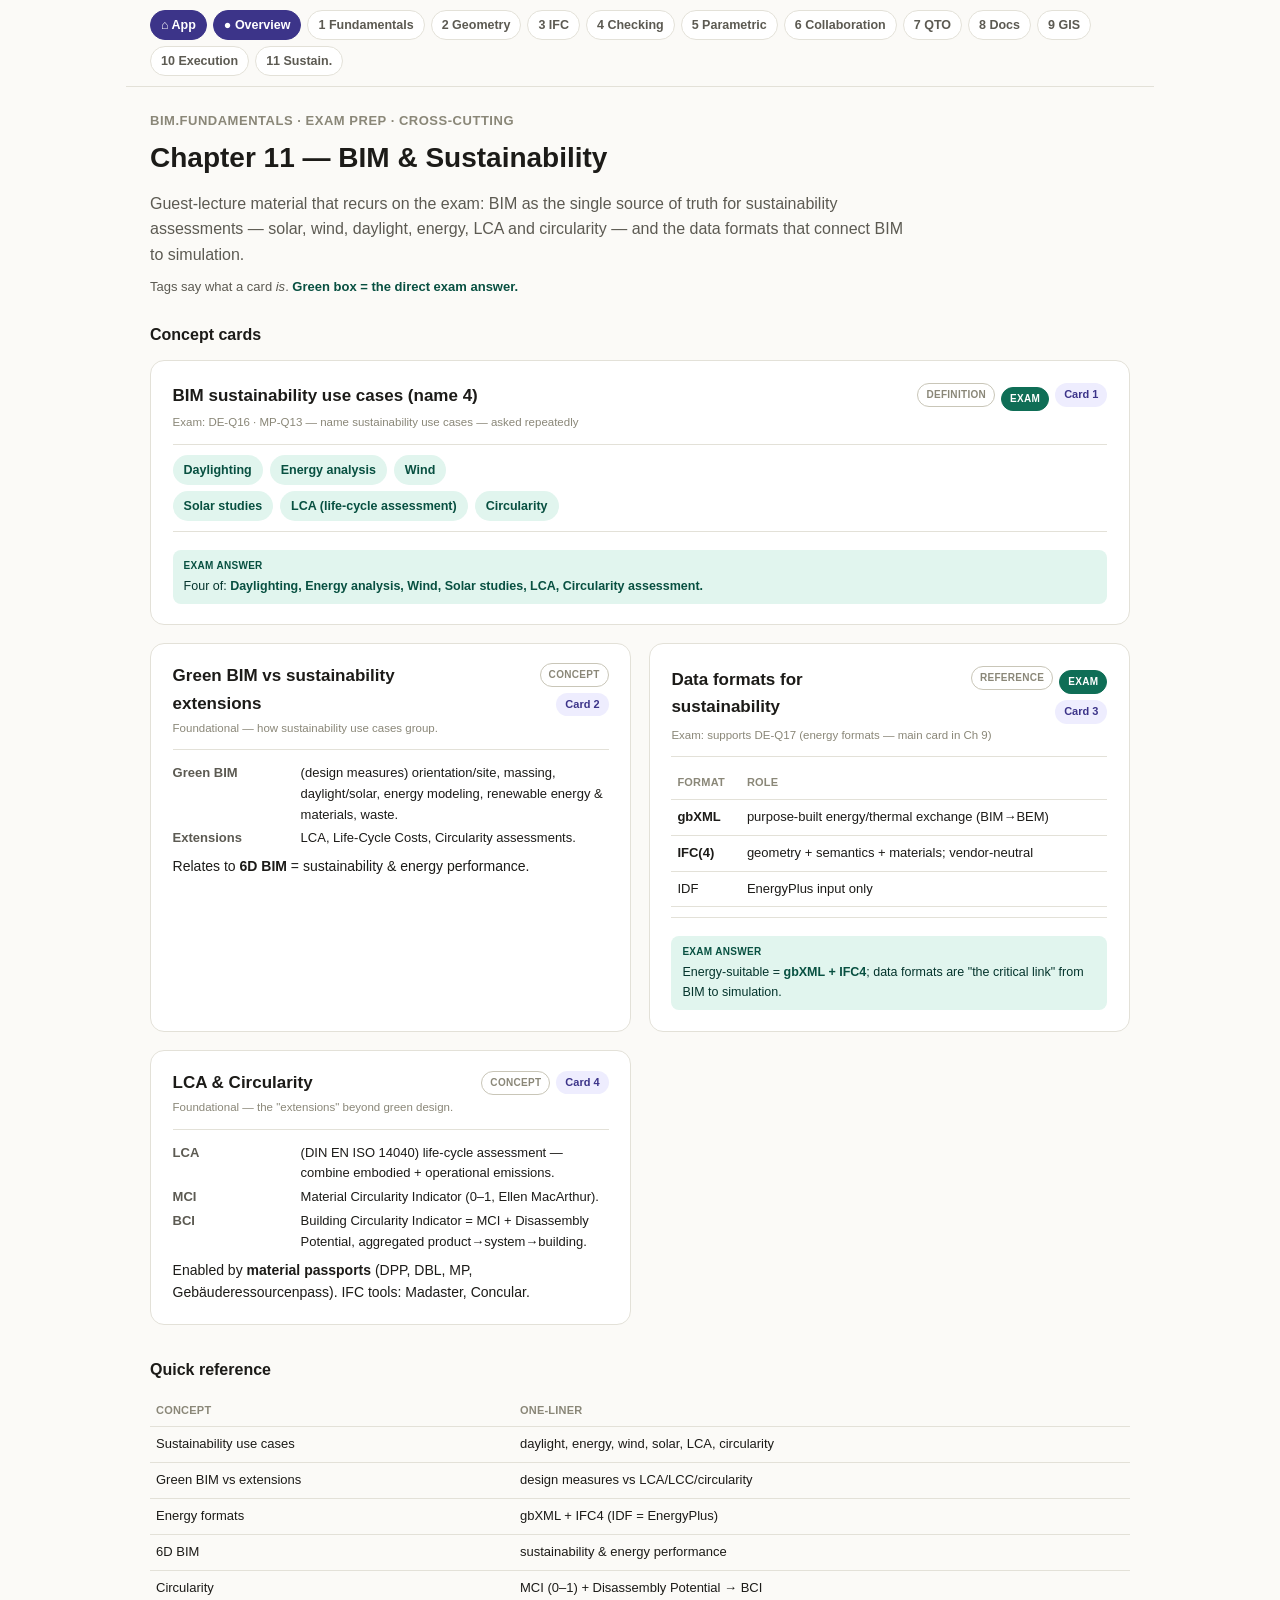
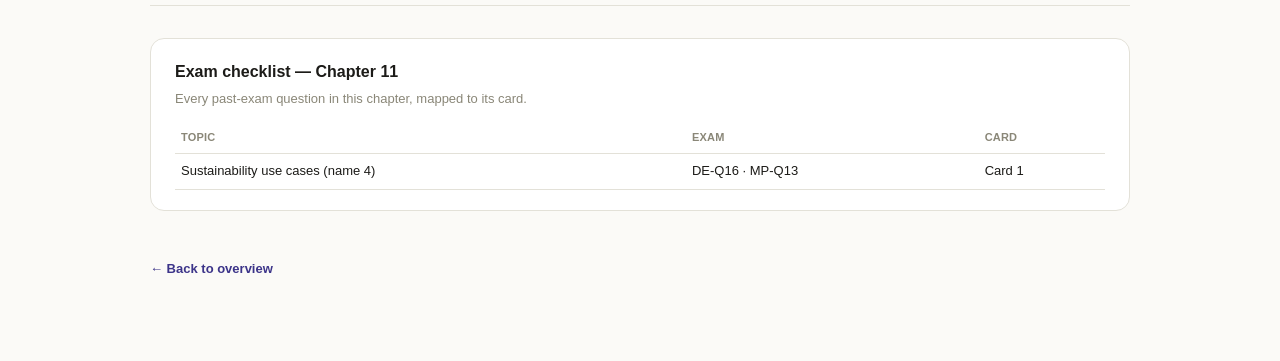
<file: StudyGuide/Ch11_Sustainability.html>
<!DOCTYPE html>
<html lang="en">
<head>
<meta charset="UTF-8">
<meta name="viewport" content="width=device-width, initial-scale=1">
<title>Chapter 11 — Sustainability</title>
<link rel="stylesheet" href="styles.css">
</head>
<body>
<div class="wrap">

  <div class="nav"><a class="home" href="../index.html">&#8962; App</a>
    <a class="home" href="index.html">● Overview</a>
    <a href="Ch01_Fundamentals.html">1 Fundamentals</a>
    <a href="Ch02_GeometricModeling.html">2 Geometry</a>
    <a href="Ch03_IFC.html">3 IFC</a>
    <a href="Ch04_ModelChecking.html">4 Checking</a>
    <a href="Ch05_ParametricModeling.html">5 Parametric</a>
    <a href="Ch06_Collaboration.html">6 Collaboration</a>
    <a href="Ch07_QuantityTakeOff.html">7 QTO</a>
    <a href="Ch08_Documentation.html">8 Docs</a>
    <a href="Ch09_GIS.html">9 GIS</a>
    <a href="Ch10_ProjectExecution.html">10 Execution</a>
    <a href="Ch11_Sustainability.html">11 Sustain.</a>
  </div>

  <p class="kicker">BIM.fundamentals · Exam prep · cross-cutting</p>
  <h1>Chapter 11 — BIM &amp; Sustainability</h1>
  <p class="lede">Guest-lecture material that recurs on the exam: BIM as the single source of truth for sustainability assessments — solar, wind, daylight, energy, LCA and circularity — and the data formats that connect BIM to simulation.</p>
  <p class="lede" style="margin-top:-14px;font-size:13px;">Tags say what a card <i>is</i>. <span style="color:var(--teal-800);font-weight:600;">Green box = the direct exam answer.</span></p>

  <h2 class="section">Concept cards</h2>
  <div class="cardgrid">

    <!-- Card 1: sustainability use cases -->
    <div class="card wide">
      <div class="card-head"><p class="card-title">BIM sustainability use cases (name 4)</p><div class="tagrow"><span class="roletag">Definition</span><span class="roletag exam">Exam</span><span class="tag">Card 1</span></div></div>
      <p class="unlocks">Exam: DE-Q16 · MP-Q13 — name sustainability use cases — asked repeatedly</p>
      <div class="sect">
        <div class="chain"><div class="chain-row"><span class="pill se">Daylighting</span><span class="pill se">Energy analysis</span><span class="pill se">Wind</span></div><div class="chain-row"><span class="pill se">Solar studies</span><span class="pill se">LCA (life-cycle assessment)</span><span class="pill se">Circularity</span></div></div>
      </div>
      <div class="sect">
        <div class="exam"><span class="qs">Exam answer</span>Four of: <b>Daylighting, Energy analysis, Wind, Solar studies, LCA, Circularity assessment.</b></div>
      </div>
    </div>

    <!-- Card 2: green BIM -->
    <div class="card">
      <div class="card-head"><p class="card-title">Green BIM vs sustainability extensions</p><div class="tagrow"><span class="roletag">Concept</span><span class="tag">Card 2</span></div></div>
      <p class="unlocks">Foundational — how sustainability use cases group.</p>
      <div class="sect">
        <p class="kv"><b>Green BIM</b> (design measures) orientation/site, massing, daylight/solar, energy modeling, renewable energy &amp; materials, waste.</p>
        <p class="kv"><b>Extensions</b> LCA, Life-Cycle Costs, Circularity assessments.</p>
        <p class="bigpic" style="margin-top:6px;">Relates to <b>6D BIM</b> = sustainability &amp; energy performance.</p>
      </div>
    </div>

    <!-- Card 3: energy formats -->
    <div class="card">
      <div class="card-head"><p class="card-title">Data formats for sustainability</p><div class="tagrow"><span class="roletag">Reference</span><span class="roletag exam">Exam</span><span class="tag">Card 3</span></div></div>
      <p class="unlocks">Exam: supports DE-Q17 (energy formats — main card in Ch 9)</p>
      <div class="sect">
        <table class="ref" style="margin:0;">
          <tr><th>Format</th><th>Role</th></tr>
          <tr><td><b>gbXML</b></td><td>purpose-built energy/thermal exchange (BIM→BEM)</td></tr>
          <tr><td><b>IFC(4)</b></td><td>geometry + semantics + materials; vendor-neutral</td></tr>
          <tr><td>IDF</td><td>EnergyPlus input only</td></tr>
        </table>
      </div>
      <div class="sect">
        <div class="exam"><span class="qs">Exam answer</span>Energy-suitable = <b>gbXML + IFC4</b>; data formats are "the critical link" from BIM to simulation.</div>
      </div>
    </div>

    <!-- Card 4: LCA + circularity -->
    <div class="card">
      <div class="card-head"><p class="card-title">LCA &amp; Circularity</p><div class="tagrow"><span class="roletag">Concept</span><span class="tag">Card 4</span></div></div>
      <p class="unlocks">Foundational — the "extensions" beyond green design.</p>
      <div class="sect">
        <p class="kv"><b>LCA</b> (DIN EN ISO 14040) life-cycle assessment — combine embodied + operational emissions.</p>
        <p class="kv"><b>MCI</b> Material Circularity Indicator (0–1, Ellen MacArthur).</p>
        <p class="kv"><b>BCI</b> Building Circularity Indicator = MCI + Disassembly Potential, aggregated product→system→building.</p>
        <p class="bigpic" style="margin-top:6px;">Enabled by <b>material passports</b> (DPP, DBL, MP, Gebäuderessourcenpass). IFC tools: Madaster, Concular.</p>
      </div>
    </div>

  </div>

  <h2 class="section">Quick reference</h2>
  <table class="ref" style="margin-bottom:2rem;">
    <tr><th>Concept</th><th>One-liner</th></tr>
    <tr><td>Sustainability use cases</td><td>daylight, energy, wind, solar, LCA, circularity</td></tr>
    <tr><td>Green BIM vs extensions</td><td>design measures vs LCA/LCC/circularity</td></tr>
    <tr><td>Energy formats</td><td>gbXML + IFC4 (IDF = EnergyPlus)</td></tr>
    <tr><td>6D BIM</td><td>sustainability &amp; energy performance</td></tr>
    <tr><td>Circularity</td><td>MCI (0–1) + Disassembly Potential → BCI</td></tr>
  </table>

  <div class="checklist">
    <h2>Exam checklist — Chapter 11</h2>
    <p class="sub">Every past-exam question in this chapter, mapped to its card.</p>
    <table class="ref">
      <tr><th>Topic</th><th>Exam</th><th>Card</th></tr>
      <tr><td>Sustainability use cases (name 4)</td><td>DE-Q16 · MP-Q13</td><td>Card 1</td></tr>
    </table>
  </div>

  <a class="back" href="index.html">← Back to overview</a>
</div>
</body>
</html>
</file>
<file: StudyGuide/styles.css>
:root{
  --bg:#fbfaf7; --surface:#ffffff; --surface-2:#f4f3ee; --border:#e3e1d8; --border-strong:#c9c6b8;
  --text:#1c1b18; --text-2:#5c5a52; --text-mut:#8a8778;
  --purple-50:#EEEDFE; --purple-600:#534AB7; --purple-800:#3C3489; --purple-900:#26215C;
  --teal-50:#E1F5EE; --teal-600:#0F6E56; --teal-800:#085041; --teal-900:#04342C;
  --coral-50:#FAECE7; --coral-600:#993C1D; --coral-800:#712B13; --coral-900:#4A1B0C;
  --amber-50:#FAEEDA; --amber-600:#854F0B; --amber-800:#633806; --amber-900:#412402;
  --red-50:#FCEBEB; --red-600:#A32D2D; --red-800:#791F1F;
}
*{box-sizing:border-box;}
body{margin:0;background:var(--bg);color:var(--text);font-family:-apple-system,Segoe UI,Roboto,Helvetica,Arial,sans-serif;line-height:1.6;padding:2.5rem 1.5rem 5rem;}
.wrap{max-width:980px;margin:0 auto;}
.kicker{font-size:13px;font-weight:600;letter-spacing:.04em;text-transform:uppercase;color:var(--text-mut);margin:0 0 4px;}
h1{font-size:28px;font-weight:600;margin:0 0 10px;}
.lede{font-size:16px;color:var(--text-2);max-width:760px;margin:0 0 24px;}

/* top nav */
.nav{position:sticky;top:0;z-index:10;background:rgba(251,250,247,.92);backdrop-filter:blur(6px);border-bottom:0.5px solid var(--border);margin:-2.5rem -1.5rem 1.5rem;padding:10px 1.5rem;display:flex;gap:6px;flex-wrap:wrap;align-items:center;}
.nav a{font-size:12.5px;font-weight:600;text-decoration:none;color:var(--text-2);padding:4px 10px;border-radius:20px;border:1px solid var(--border);background:var(--surface);}
.nav a:hover{border-color:var(--border-strong);color:var(--text);}
.nav a.home{background:var(--purple-800);color:#fff;border-color:var(--purple-800);}
.nav .sp{flex:1;}

.cardgrid{display:grid;grid-template-columns:1fr 1fr;gap:1.1rem;margin-bottom:2rem;}
@media (max-width:820px){.cardgrid{grid-template-columns:1fr;}}
.card{background:var(--surface);border:0.5px solid var(--border);border-radius:14px;padding:1.15rem 1.35rem 1.3rem;}
.card.wide{grid-column:1 / -1;}
.card-head{display:flex;align-items:center;justify-content:space-between;gap:10px;margin-bottom:2px;}
.card-title{font-size:17px;font-weight:600;margin:0;}
.tag{font-size:11px;font-weight:600;padding:3px 9px;border-radius:20px;white-space:nowrap;background:var(--purple-50);color:var(--purple-800);}
.unlocks{font-size:11.5px;color:var(--text-mut);margin:0 0 12px;}
.sect{border-top:0.5px solid var(--border);padding-top:10px;margin-top:10px;}
.sect:first-of-type{border-top:none;margin-top:6px;padding-top:0;}
.label{font-size:11px;font-weight:700;letter-spacing:.03em;text-transform:uppercase;color:var(--text-mut);margin:0 0 7px;}
.bigpic{font-size:14px;margin:0;}
.bigpic + .bigpic{margin-top:7px;}
.toolbox{margin:0;padding-left:18px;font-size:13.5px;}
.toolbox li{margin-bottom:5px;}
.watch{font-size:13px;background:var(--amber-50);border-radius:8px;padding:9px 11px;color:var(--amber-900);margin:0;}
.watch b{color:var(--amber-800);}
.formula{font-size:13.5px;background:var(--surface-2);border-radius:8px;padding:9px 11px;margin:0 0 8px;font-family:Georgia,serif;}
.formula .flabel{display:block;font-family:-apple-system,Segoe UI,Roboto,Helvetica,Arial,sans-serif;font-size:10px;font-weight:700;text-transform:uppercase;letter-spacing:.03em;color:var(--text-mut);margin-bottom:3px;}

/* exam answer callout (teal) */
.exam{font-size:12.5px;background:var(--teal-50);border-radius:8px;padding:8px 11px;color:var(--teal-900);margin:8px 0 0;}
.exam b{color:var(--teal-800);}
.exam .qs{display:block;font-size:10px;font-weight:700;text-transform:uppercase;letter-spacing:.03em;color:var(--teal-800);margin-bottom:2px;}

.tagrow{display:flex;align-items:center;gap:6px;flex-wrap:wrap;justify-content:flex-end;}
.roletag{font-size:10px;font-weight:700;letter-spacing:.03em;text-transform:uppercase;padding:3px 8px;border-radius:20px;white-space:nowrap;background:transparent;border:1px solid var(--border-strong);color:var(--text-mut);}
.roletag.calc{background:var(--coral-600);border-color:var(--coral-600);color:#fff;}
.roletag.law{background:var(--purple-800);border-color:var(--purple-800);color:#fff;}
.roletag.exam{background:var(--teal-600);border-color:var(--teal-600);color:#fff;}

.pillrow{display:flex;gap:6px;flex-wrap:wrap;margin:0;}
.kv{display:flex;gap:8px;font-size:13px;margin:3px 0;}
.kv b{min-width:120px;color:var(--text-2);}

.chain{display:flex;flex-direction:column;gap:6px;font-size:12.5px;margin-bottom:2px;}
.chain-row{display:flex;align-items:center;gap:7px;flex-wrap:wrap;}
.pill{border-radius:20px;padding:5px 11px;white-space:nowrap;background:var(--surface-2);font-size:12.5px;}
.pill.hl{background:var(--purple-50);color:var(--purple-800);font-weight:600;}
.pill.se{background:var(--teal-50);color:var(--teal-800);font-weight:600;}
.pill.ju{background:var(--amber-50);color:var(--amber-800);font-weight:600;}
.pill.me{background:var(--coral-50);color:var(--coral-800);font-weight:600;}
.pill.ek{background:var(--purple-50);color:var(--purple-800);font-weight:600;}
.arrow{color:var(--text-mut);font-size:12px;}

table.ref{width:100%;border-collapse:collapse;font-size:13px;margin-top:6px;}
table.ref th,table.ref td{border-bottom:0.5px solid var(--border);padding:7px 6px;text-align:left;vertical-align:top;}
table.ref th{color:var(--text-mut);font-weight:600;font-size:11px;text-transform:uppercase;letter-spacing:.02em;}
table.ref td.num{text-align:right;font-variant-numeric:tabular-nums;}

.checklist{background:var(--surface);border:0.5px solid var(--border);border-radius:14px;padding:1.25rem 1.5rem;margin-bottom:2rem;}
.checklist h2{font-size:16px;margin:0 0 4px;}
.checklist p.sub{color:var(--text-mut);font-size:13px;margin:0 0 12px;}

h2.section{font-size:16px;font-weight:600;margin:1.5rem 0 12px;}
svg text{font-family:-apple-system,Segoe UI,Roboto,Helvetica,Arial,sans-serif;}
a.back{display:inline-block;margin-top:1rem;font-size:13px;color:var(--purple-800);text-decoration:none;font-weight:600;}
@media print{ body{padding:0.5rem;} .card{break-inside:avoid;} .nav{display:none;} }

/* index page */
.idxgrid{display:grid;grid-template-columns:repeat(auto-fill,minmax(260px,1fr));gap:1.1rem;margin:1.5rem 0 2rem;}
.idxcard{display:block;text-decoration:none;color:inherit;background:var(--surface);border:0.5px solid var(--border);border-radius:14px;padding:1.1rem 1.25rem;transition:border-color .15s;}
.idxcard:hover{border-color:var(--border-strong);}
.idxcard .n{font-size:12px;font-weight:700;text-transform:uppercase;letter-spacing:.03em;color:var(--purple-800);}
.idxcard h3{font-size:17px;margin:4px 0 6px;}
.idxcard p{font-size:13px;color:var(--text-2);margin:0;}
.idxcard .meta{font-size:11.5px;color:var(--text-mut);margin-top:8px;}
</file>
